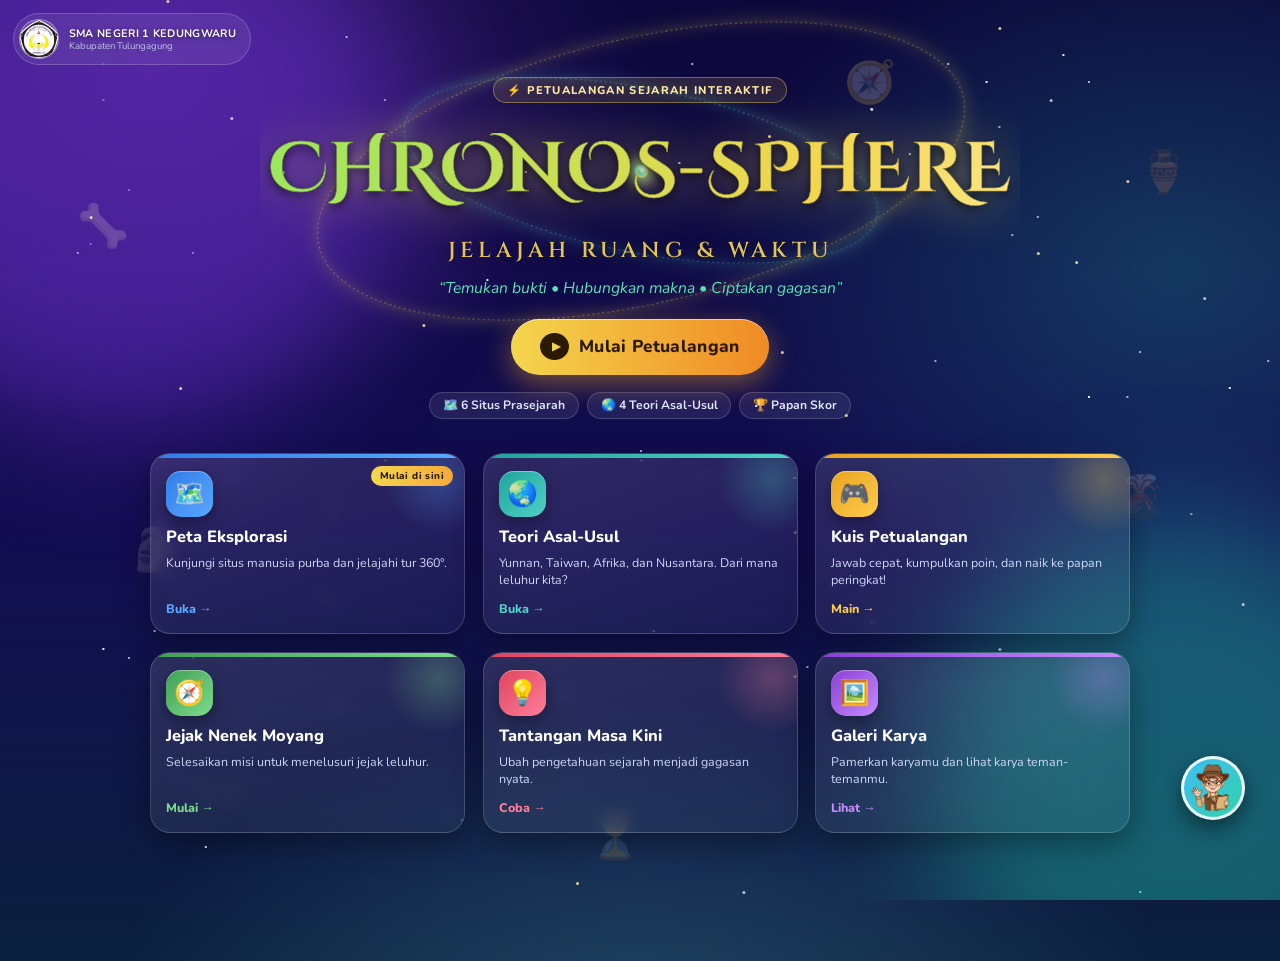
<file: index.html>
<!DOCTYPE html>
<html lang="id">
<head>
    <meta charset="UTF-8">
    <meta name="viewport" content="width=device-width, initial-scale=1.0, viewport-fit=cover">
    <meta name="theme-color" content="#0c083b">
    <title>CHRONOS-SPHERE</title>
    <link rel="stylesheet" href="style.css" />
    <link rel="preconnect" href="https://fonts.googleapis.com">
    <link rel="preconnect" href="https://fonts.gstatic.com" crossorigin>
    <link href="https://fonts.googleapis.com/css2?family=Cinzel:wght@600;800&family=Cinzel+Decorative:wght@700&family=Nunito:wght@600;700;800&display=swap" rel="stylesheet">

<style>
/* Orbit elips ala tata surya di belakang judul. Semua orbit & planet berada di BELAKANG tulisan. */
body.page-home{ overflow-x:clip; }
.home-hero{ isolation:isolate; }
.orbit{
  --t:26s;
  position:absolute; left:50%; top:50%; z-index:-1; pointer-events:none;
  width:var(--w); height:var(--h);
  margin:calc(var(--h) / -2) 0 0 calc(var(--w) / -2);
  border:1px dashed var(--c); border-radius:50%;
  box-shadow:0 0 22px -6px var(--c), inset 0 0 22px -10px var(--c);
  transform:rotate(var(--tilt)) scaleX(var(--arah,1));
}
.orbit.o-a{ --w:min(94vw,660px); --h:calc(var(--w) * .40); --tilt:-13deg; --c:rgba(244,214,77,.42); --p:#f4d64d; --pg:rgba(244,214,77,.8); --ps:13px; --t:28s; }
.orbit.o-b{ --w:min(72vw,480px); --h:calc(var(--w) * .34); --tilt:11deg;  --c:rgba(79,209,197,.42); --p:#4fd1c5; --pg:rgba(79,209,197,.8); --ps:10px; --t:20s; --arah:-1; }
/* planet: gerak x dan y berirama sinus, selisih seperempat putaran = lintasan elips */
.orbit .px, .orbit .py{ position:absolute; inset:0; display:block; }
.orbit .px{ animation:orbitX calc(var(--t) / 2) cubic-bezier(.37,0,.63,1) infinite alternate; }
.orbit .py{ animation:orbitY calc(var(--t) / 2) cubic-bezier(.37,0,.63,1) infinite alternate; animation-delay:calc(var(--t) / -4); }
.orbit .pl{
  position:absolute; left:50%; top:50%; display:block;
  width:var(--ps); height:var(--ps); margin:calc(var(--ps) / -2) 0 0 calc(var(--ps) / -2);
  border-radius:50%; background:radial-gradient(circle at 35% 30%,#fff,var(--p) 55%);
  box-shadow:0 0 14px 4px var(--pg);
}
@keyframes orbitX{ from{ transform:translateX(-50%); } to{ transform:translateX(50%); } }
@keyframes orbitY{ from{ transform:translateY(-50%); } to{ transform:translateY(50%); } }
/* Cincin orbit ikut bergoyang & berputar pelan (pakai properti translate/rotate terpisah, jadi tidak bentrok dengan transform miring orbit) */
.orbit{ animation:orbitGoyang var(--ts,22s) ease-in-out infinite alternate; will-change:translate, rotate; }
.orbit.o-a{ --ts:24s; }
.orbit.o-b{ --ts:19s; animation-direction:alternate-reverse; }
@keyframes orbitGoyang{
  from{ translate:-12px -6px; rotate:-6deg; }
  to  { translate:12px 8px;   rotate:6deg; }
}

/* Latar belakang (orb + relik) melayang pelan */
body.page-home .bg .orb, body.page-home .bg .relic{
  animation:melayang var(--dur,18s) ease-in-out infinite alternate;
  animation-delay:var(--dl,0s); will-change:translate, rotate;
}
body.page-home .bg .orb{ --dur:26s; }
body.page-home .bg .o1{ --dl:-4s; }
body.page-home .bg .o2{ --dur:30s; --dl:-12s; animation-direction:alternate-reverse; }
body.page-home .bg .r1{ --dur:17s; --dl:-2s; }
body.page-home .bg .r2{ --dur:21s; --dl:-7s; }
body.page-home .bg .r3{ --dur:19s; --dl:-11s; }
body.page-home .bg .r4{ --dur:23s; --dl:-5s; }
body.page-home .bg .r5{ --dur:16s; --dl:-9s; }
body.page-home .bg .r6{ --dur:20s; --dl:-14s; }
@keyframes melayang{
  0%  { translate:0 0;       rotate:-4deg; }
  50% { translate:14px -24px; rotate:4deg; }
  100%{ translate:-12px 18px; rotate:-2deg; }
}

@media (prefers-reduced-motion:reduce){
  .orbit .px, .orbit .py, .orbit, body.page-home .bg .orb, body.page-home .bg .relic{ animation:none; }
}
</style>
</head>
<body class="page-home">

  <!-- dekorasi latar (tidak terbaca pembaca layar) -->
  <div class="bg" aria-hidden="true">
    <span class="orb o1"></span><span class="orb o2"></span>
    <span class="relic r1">🦴</span><span class="relic r2">🏺</span><span class="relic r3">🗿</span>
    <span class="relic r4">🌋</span><span class="relic r5">⏳</span><span class="relic r6">🧭</span>
  </div>

  <header class="school-header">
    <div class="school-logo-slot">
      <img src="logo-smariduta.png" alt="logo SMARIDUTA">
    </div>
    <a class="school-text" href="https://sekolah.data.kemendikdasmen.go.id/profil-sekolah/3609386D-32A7-4496-9257-F6D0934F8FCB" target="_blank" rel="noopener">
      <span class="school-name">SMA NEGERI 1 KEDUNGWARU</span>
      <span class="school-region">Kabupaten Tulungagung</span>
    </a>
  </header>

  <main class="home-hero">
    <div class="hero-badge">⚡ Petualangan Sejarah Interaktif</div>

    <div class="title-wrap">
      <span class="orbit o-a" aria-hidden="true"><i class="px"><i class="py"><i class="pl"></i></i></i></span>
      <span class="orbit o-b" aria-hidden="true"><i class="px"><i class="py"><i class="pl"></i></i></i></span>
      <h1 class="title" aria-label="CHRONOS-SPHERE"><span class="tw">CHRONOS</span><span class="td">-</span><span class="tw">SPHERE</span></h1>
    </div>

    <div class="subtitle">Jelajah Ruang &amp; Waktu</div>
    <div class="tagline">&ldquo;Temukan bukti &bull; Hubungkan makna &bull; Ciptakan gagasan&rdquo;</div>

    <a class="cta" href="peta.html"><span class="play" aria-hidden="true">▶</span>Mulai Petualangan</a>

    <ul class="chips" aria-label="Isi petualangan">
      <li>🗺️ 6 Situs Prasejarah</li>
      <li>🌏 4 Teori Asal-Usul</li>
      <li>🏆 Papan Skor</li>
    </ul>
  </main>

  <nav class="home-grid" aria-label="Menu utama">
    <a href="peta.html" class="home-card c-peta" style="--i:0">
      <span class="hc-tag">Mulai di sini</span>
      <span class="hc-icon" aria-hidden="true">🗺️</span>
      <span class="hc-title">Peta Eksplorasi</span>
      <span class="hc-desc">Kunjungi situs manusia purba dan jelajahi tur 360°.</span>
      <span class="hc-go">Buka <span>→</span></span>
    </a>
    <a href="menu-teori.html" class="home-card c-teori" style="--i:1">
      <span class="hc-icon" aria-hidden="true">🌏</span>
      <span class="hc-title">Teori Asal-Usul</span>
      <span class="hc-desc">Yunnan, Taiwan, Afrika, dan Nusantara. Dari mana leluhur kita?</span>
      <span class="hc-go">Buka <span>→</span></span>
    </a>
    <a href="kuis.html" class="home-card c-kuis" style="--i:2">
      <span class="hc-icon" aria-hidden="true">🎮</span>
      <span class="hc-title">Kuis Petualangan</span>
      <span class="hc-desc">Jawab cepat, kumpulkan poin, dan naik ke papan peringkat!</span>
      <span class="hc-go">Main <span>→</span></span>
    </a>
    <a href="misi.html" class="home-card c-misi" style="--i:3">
      <span class="hc-icon" aria-hidden="true">🧭</span>
      <span class="hc-title">Jejak Nenek Moyang</span>
      <span class="hc-desc">Selesaikan misi untuk menelusuri jejak leluhur.</span>
      <span class="hc-go">Mulai <span>→</span></span>
    </a>
    <a href="tantangan.html" class="home-card c-tantangan" style="--i:4">
      <span class="hc-icon" aria-hidden="true">💡</span>
      <span class="hc-title">Tantangan Masa Kini</span>
      <span class="hc-desc">Ubah pengetahuan sejarah menjadi gagasan nyata.</span>
      <span class="hc-go">Coba <span>→</span></span>
    </a>
    <a href="galeri.html" class="home-card c-galeri" style="--i:5">
      <span class="hc-icon" aria-hidden="true">🖼️</span>
      <span class="hc-title">Galeri Karya</span>
      <span class="hc-desc">Pamerkan karyamu dan lihat karya teman-temanmu.</span>
      <span class="hc-go">Lihat <span>→</span></span>
    </a>
  </nav>

  <script src="app.js"></script>
  <script>
    window.Pemandu && window.Pemandu.set([
      'Halo, selamat datang di CHRONOS-SPHERE! Aku pemandumu. Kalau mau langsung berpetualang, mulai dari Peta Eksplorasi ya.',
      'Bingung mulai dari mana? Urutan yang enak: Peta, Teori Asal-Usul, Kuis, lalu Tantangan Masa Kini.'
    ]);
  </script>

</body>
</html>
</file>
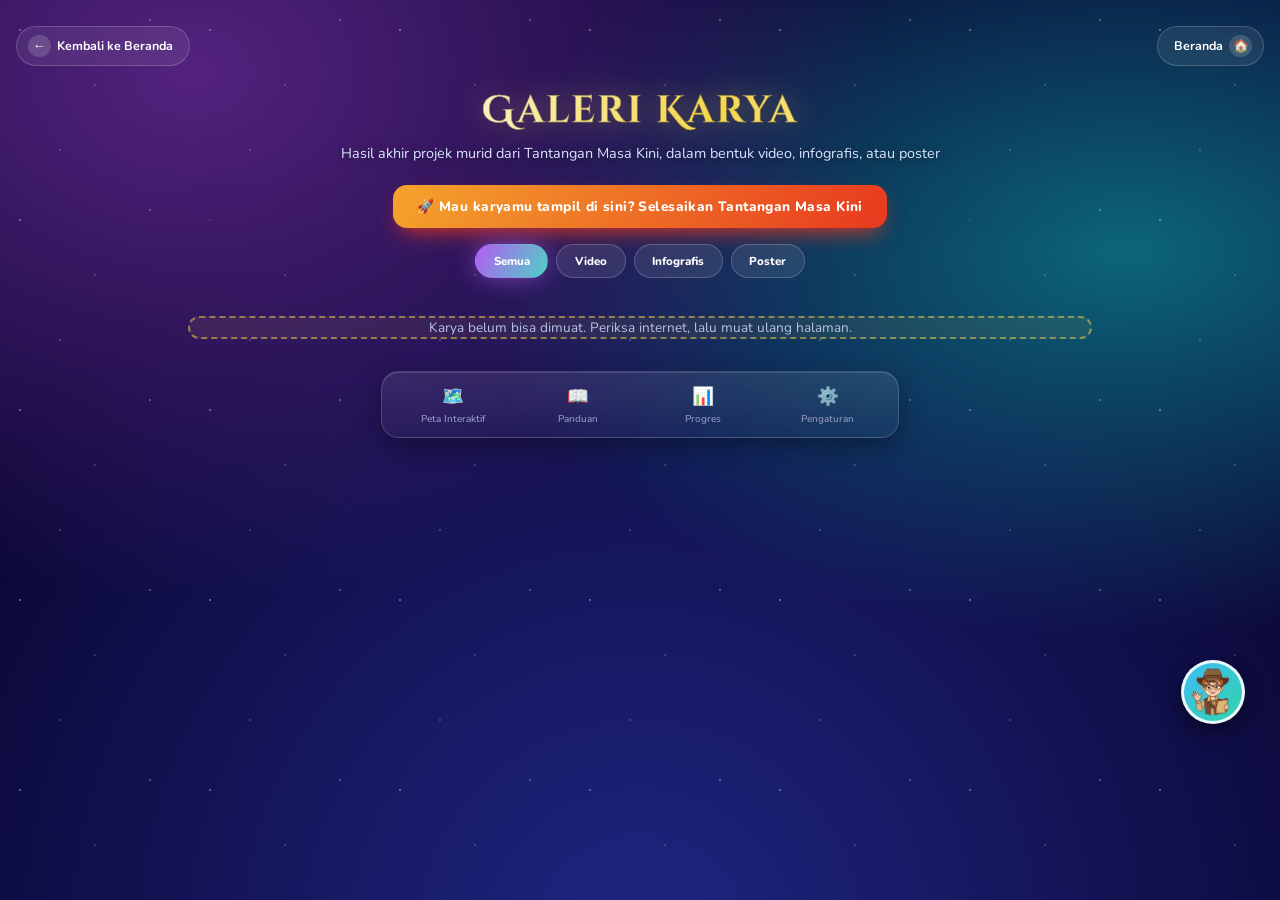
<file: galeri.html>
<!DOCTYPE html>
<html lang="id">
<head>
    <meta charset="UTF-8">
    <meta name="viewport" content="width=device-width, initial-scale=1.0">
    <title>CHRONOS-SPHERE — Galeri Karya</title>
    <link rel="stylesheet" href="style.css" />
    <link rel="preconnect" href="https://fonts.googleapis.com">
    <link rel="preconnect" href="https://fonts.gstatic.com" crossorigin>
    <link href="https://fonts.googleapis.com/css2?family=Cinzel:wght@600;800&family=Cinzel+Decorative:wght@700&display=swap" rel="stylesheet">
    <style>
      .page-title{ background:linear-gradient(90deg,#fff,#f4d64d,#fff); -webkit-background-clip:text; background-clip:text; -webkit-text-fill-color:transparent; color:transparent; letter-spacing:.05em; }
      body.page-peta::before{ content:''; position:fixed; inset:0; z-index:-1; pointer-events:none;
        background:radial-gradient(600px 400px at 10% 6%,rgba(47,124,232,.22),transparent 70%),radial-gradient(520px 380px at 92% 28%,rgba(244,214,77,.14),transparent 70%),radial-gradient(560px 420px at 30% 96%,rgba(139,63,214,.16),transparent 70%); }
      .kirim-bar{ max-width:900px; margin:0 auto 1rem; display:flex; justify-content:center; }
      .btn-kirim{ all:unset; cursor:pointer; box-sizing:border-box; padding:.75rem 1.5rem; border-radius:999px; font-weight:800; font-size:.85rem; color:#2a1f05; letter-spacing:.03em;
        background:linear-gradient(90deg,#e0b24a,#f4d64d); box-shadow:0 10px 26px -8px rgba(244,214,77,.7); transition:transform .2s ease,box-shadow .2s ease; }
      .btn-kirim:hover{ transform:translateY(-3px); } .btn-kirim:focus-visible{ outline:2px solid #fff; outline-offset:3px; }
      .gallery-card{ cursor:pointer; transition:transform .25s cubic-bezier(.34,1.56,.64,1),box-shadow .25s ease; }
      .gallery-card:hover{ transform:translateY(-6px); box-shadow:0 18px 36px -14px rgba(244,214,77,.5); }
      .gallery-thumb.ada-gambar{ background-size:cover; background-position:center; }
      .gallery-thumb.ada-gambar .play-icon{ filter:drop-shadow(0 4px 10px rgba(0,0,0,.7)); }

      /* ===== Kartu karya rapi & seragam: thumbnail rasio tetap (tidak memanjang), tinggi kartu sama ===== */
      body.page-peta .gallery-grid{ display:grid; grid-template-columns:repeat(auto-fill,minmax(250px,1fr)); gap:1.1rem; align-items:stretch; max-width:1000px; margin:0 auto; padding:0 1rem 1rem; }
      body.page-peta .gallery-card{ display:flex; flex-direction:column; height:100%; min-width:0; }
      body.page-peta .gallery-card.hidden{ display:none; }
      body.page-peta .gallery-thumb{ flex:none; position:relative; overflow:hidden; width:100%; height:auto; aspect-ratio:16/10; display:flex; align-items:center; justify-content:center; font-size:2.6rem; background-color:rgba(255,255,255,.06); }
      body.page-peta .gallery-thumb.ada-gambar{ background-size:cover; background-position:center top; background-repeat:no-repeat; }
      body.page-peta .gallery-thumb .play-icon{ position:absolute; inset:0; display:grid; place-items:center; font-size:2.4rem; pointer-events:none; }
      body.page-peta .gallery-body{ flex:1; padding:.75rem .9rem .9rem; min-width:0; }
      body.page-peta .gallery-body h4{ margin:0 0 .25rem; font-size:.95rem; line-height:1.3; display:-webkit-box; -webkit-line-clamp:2; line-clamp:2; -webkit-box-orient:vertical; overflow:hidden; }
      body.page-peta .gallery-meta{ font-size:.75rem; opacity:.8; white-space:nowrap; overflow:hidden; text-overflow:ellipsis; }
      @media (max-width:520px){
        body.page-peta .gallery-grid{ grid-template-columns:repeat(2,minmax(0,1fr)); gap:.7rem; padding:0 .7rem 1rem; }
        body.page-peta .gallery-body{ padding:.6rem .7rem .75rem; }
        body.page-peta .gallery-body h4{ font-size:.85rem; }
      }
      dialog.gl-dialog{ border:1px solid rgba(244,214,77,.45); border-radius:20px; padding:0; width:min(560px,94vw); max-height:92vh; overflow:auto; color:#fff;
        background:linear-gradient(160deg,#16213f,#0c1226); box-shadow:0 30px 80px -10px rgba(0,0,0,.8); }
      dialog.gl-dialog::backdrop{ background:rgba(4,8,20,.75); backdrop-filter:blur(4px); }
      dialog.gl-lihat{ width:min(900px,96vw); }
      .gl-isi{ padding:1.2rem 1.3rem 1.4rem; }
      .gl-isi h3{ margin:0 0 .8rem; font-family:'Cinzel','Cinzel Decorative',Georgia,serif; font-size:1.1rem; }
      .gl-tutup{ all:unset; cursor:pointer; position:sticky; top:.5rem; z-index:5; display:block; margin:.6rem .7rem .6rem auto; box-sizing:border-box; width:2.5rem; height:2.5rem; border-radius:50%; text-align:center; line-height:2.2rem; font-size:1.15rem; font-weight:800; color:#fff;
        background:rgba(12,18,38,.94); border:2px solid #fff; box-shadow:0 0 0 2px rgba(0,0,0,.35), 0 4px 14px rgba(0,0,0,.65); transition:background .2s ease, transform .2s ease; }
      .gl-tutup:hover{ background:#e8381f; transform:scale(1.08); } .gl-tutup:focus-visible{ outline:3px solid #f4d64d; outline-offset:2px; }
      .gl-label{ display:block; margin:.7rem 0 .25rem; font-size:.72rem; font-weight:700; color:#c9d1ee; letter-spacing:.04em; }
      .gl-isi .hotspot-input{ min-height:0; height:2.5rem; margin:0; resize:none; }
      .gl-jenis{ display:grid; grid-template-columns:repeat(3,1fr); gap:.5rem; }
      .gl-jenis label{ cursor:pointer; text-align:center; padding:.6rem .3rem; border-radius:12px; font-size:.74rem; font-weight:700; background:rgba(255,255,255,.06); border:1px solid rgba(255,255,255,.16); }
      .gl-jenis input{ position:absolute; opacity:0; } .gl-jenis label:has(input:checked){ background:linear-gradient(160deg,rgba(244,214,77,.35),rgba(244,214,77,.1)); border-color:#f4d64d; color:#fff; }
      .gl-jenis label:has(input:focus-visible){ outline:2px solid #fff; }
      .gl-info{ margin:.5rem 0 0; font-size:.7rem; color:#9fb0d8; } .gl-pesan{ margin:.8rem 0 0; font-size:.8rem; font-weight:700; min-height:1.2rem; }
      .gl-pratinjau{ display:none; margin-top:.6rem; max-width:100%; max-height:150px; border-radius:10px; }
      .gl-kirim{ width:100%; margin-top:1rem; }
      .gl-media{ width:100%; display:block; background:#000; } .gl-media img{ width:100%; max-height:66vh; object-fit:contain; display:block; }
      .gl-media iframe{ width:100%; aspect-ratio:16/9; border:0; display:block; }
      .gl-cap{ padding:.9rem 1.2rem 1.1rem; } .gl-cap h4{ margin:0 0 .2rem; font-size:1rem; } .gl-cap span{ font-size:.75rem; color:#b9c4e0; }
    </style>
<link href="https://fonts.googleapis.com/css2?family=Nunito:wght@600;700;800&display=swap" rel="stylesheet">
<link rel="stylesheet" href="plus.css" />
</head>
<body class="page-peta">

  <div class="top-bar">
    <a href="index.html" class="back-link" id="backLink"><span class="back-icon">&larr;</span> Kembali ke Beranda</a>
    <a href="index.html" class="home-btn" aria-label="Ke Beranda"><span class="home-teks">Beranda</span> <span class="home-icon">🏠</span></a>
  </div>

  <div class="page-header">
    <h1 class="page-title">Galeri Karya</h1>
    <p class="page-subtitle">Hasil akhir projek murid dari Tantangan Masa Kini, dalam bentuk video, infografis, atau poster</p>
  </div>

  <div class="kirim-bar"><a class="btn-kirim" href="tantangan.html">🚀 Mau karyamu tampil di sini? Selesaikan Tantangan Masa Kini</a></div>

  <div class="gallery-tabs">
    <button class="gallery-tab active" data-type="semua">Semua</button>
    <button class="gallery-tab" data-type="video">Video</button>
    <button class="gallery-tab" data-type="infografis">Infografis</button>
    <button class="gallery-tab" data-type="poster">Poster</button>
  </div>

  <div class="gallery-grid" id="galleryGrid"></div>
  <p class="gallery-kosong" id="galleryKosong" hidden>Belum ada karya untuk kategori ini. Selesaikan Tantangan Masa Kini lalu unggah karyamu!</p>

  <!-- Penampil karya -->
  <dialog class="gl-dialog gl-lihat" id="lihatDlg">
    <button type="button" class="gl-tutup" id="tutupLihat" aria-label="Tutup">✕</button>
    <div class="gl-media" id="lihatMedia"></div>
    <div class="gl-cap"><h4 id="lihatJudul"></h4><span id="lihatMeta"></span></div>
  </dialog>

  <nav class="bottom-nav">
    <div class="nav-item"><a href="peta.html" style="all:unset;color:inherit;display:flex;flex-direction:column;align-items:center;gap:.25rem;">🗺️<span>Peta Interaktif</span></a></div>
    <div class="nav-item"><a href="panduan.html" style="all:unset;color:inherit;display:flex;flex-direction:column;align-items:center;gap:.25rem;">📖<span>Panduan</span></a></div>
    <div class="nav-item"><a href="papan_skor.html" style="all:unset;color:inherit;display:flex;flex-direction:column;align-items:center;gap:.25rem;">📊<span>Progres</span></a></div>
    <div class="nav-item"><a href="pengaturan.html" style="all:unset;color:inherit;display:flex;flex-direction:column;align-items:center;gap:.25rem;">⚙️<span>Pengaturan</span></a></div>
  </nav>

  <script>
    /* Tempel URL Web App (berakhiran /exec) dari galeri-apps-script.gs di sini */
    const GALERI_URL = 'https://script.google.com/macros/s/AKfycbzMjRCHfjvFscKFq-jWbM0-jy1obrcY9nb_yjEQLraeR85ArynlefbSSrzuVjqcNkzuLQ/exec';
    const IKON = { video: '🎬', infografis: '🖼️', poster: '🎨' };

    function el(tag, cls, text) { const e = document.createElement(tag); if (cls) e.className = cls; if (text !== undefined) e.textContent = text; return e; }
    function idYoutube(u) { const m = /(?:youtu\.be\/|v=|embed\/|shorts\/)([\w-]{11})/.exec(u || ''); return m ? m[1] : ''; }
    function thumbUrl(k, lebar) {
      if (k.type === 'video') { const v = idYoutube(k.link); return v ? 'https://i.ytimg.com/vi/' + v + '/hqdefault.jpg' : ''; }
      return k.id ? 'https://drive.google.com/thumbnail?id=' + encodeURIComponent(k.id) + '&sz=w' + lebar : '';
    }

    const grid = document.getElementById('galleryGrid');
    const kosong = document.getElementById('galleryKosong');
    const lihatDlg = document.getElementById('lihatDlg');

    function bangunKartu(k) {
      const card = el('div', 'gallery-card'); card.dataset.type = k.type; card.tabIndex = 0; card.setAttribute('role', 'button');
      const gambar = thumbUrl(k, 600);
      const thumb = el('div', 'gallery-thumb', gambar ? '' : (IKON[k.type] || '🖼️'));
      if (gambar) { thumb.classList.add('ada-gambar'); thumb.style.backgroundImage = 'url("' + gambar + '")'; }
      if (k.type === 'video') thumb.appendChild(el('span', 'play-icon', '▶️'));
      card.appendChild(thumb);
      const body = el('div', 'gallery-body'); body.appendChild(el('h4', null, k.judul)); body.appendChild(el('div', 'gallery-meta', k.kelompok));
      card.appendChild(body);
      const buka = () => bukaKarya(k);
      card.addEventListener('click', buka);
      card.addEventListener('keydown', e => { if (e.key === 'Enter' || e.key === ' ') { e.preventDefault(); buka(); } });
      return card;
    }

    function bukaKarya(k) {
      const box = document.getElementById('lihatMedia'); box.textContent = '';
      if (k.type === 'video' && idYoutube(k.link)) {
        const f = document.createElement('iframe');
        f.src = 'https://www.youtube-nocookie.com/embed/' + idYoutube(k.link) + '?rel=0';
        f.allow = 'accelerometer; encrypted-media; picture-in-picture'; f.allowFullscreen = true; f.title = k.judul; box.appendChild(f);
      } else if (thumbUrl(k, 1600)) {
        const img = document.createElement('img'); img.src = thumbUrl(k, 1600); img.alt = k.judul; box.appendChild(img);
      } else { box.appendChild(el('p', 'gl-cap', 'Karya tidak bisa ditampilkan.')); }
      document.getElementById('lihatJudul').textContent = k.judul;
      document.getElementById('lihatMeta').textContent = (IKON[k.type] || '') + ' ' + k.type + ' · ' + k.kelompok;
      lihatDlg.showModal();
    }
    lihatDlg.addEventListener('close', () => { document.getElementById('lihatMedia').textContent = ''; });
    document.getElementById('tutupLihat').addEventListener('click', () => lihatDlg.close());

    let tipeAktif = 'semua';
    function terapkanFilter(type) {
      tipeAktif = type; let terlihat = 0;
      document.querySelectorAll('.gallery-card').forEach(card => {
        const tampil = type === 'semua' || card.dataset.type === type;
        card.classList.toggle('hidden', !tampil); if (tampil) terlihat++;
      });
      kosong.hidden = terlihat > 0;
    }
    document.querySelectorAll('.gallery-tab').forEach(tab => tab.addEventListener('click', () => {
      document.querySelectorAll('.gallery-tab').forEach(t => t.classList.remove('active')); tab.classList.add('active'); terapkanFilter(tab.dataset.type);
    }));

    // Ambil karya yang ditandai "ya" di Google Sheet
    function muatKarya() {
      if (GALERI_URL.indexOf('GANTI_') === 0) { terapkanFilter(tipeAktif); return; }
      kosong.textContent = 'Memuat karya...'; kosong.hidden = false;
      fetch(GALERI_URL + '?aksi=galeri').then(r => r.json()).then(list => {
        grid.textContent = '';
        (Array.isArray(list) ? list : []).forEach(k => { if (IKON[k.type]) grid.appendChild(bangunKartu(k)); });
        kosong.textContent = 'Belum ada karya untuk kategori ini. Selesaikan Tantangan Masa Kini lalu unggah karyamu!'; terapkanFilter(tipeAktif);
      }).catch(() => { kosong.textContent = 'Karya belum bisa dimuat. Periksa internet, lalu muat ulang halaman.'; kosong.hidden = false; });
    }
    muatKarya();

    </script>

  <script src="app.js"></script>
  <script>
    window.Pemandu && window.Pemandu.set([
      'Ini Galeri Karya. Pakai tab di atas untuk memilih video, infografis, atau poster.',
      'Karya di sini berasal dari Tantangan Masa Kini. Selesaikan tantanganmu, unggah karyamu di sana, dan karyamu akan muncul di galeri ini!'
    ]);
  </script>

<script src="plus.js" defer></script>
</body>
</html>
</file>
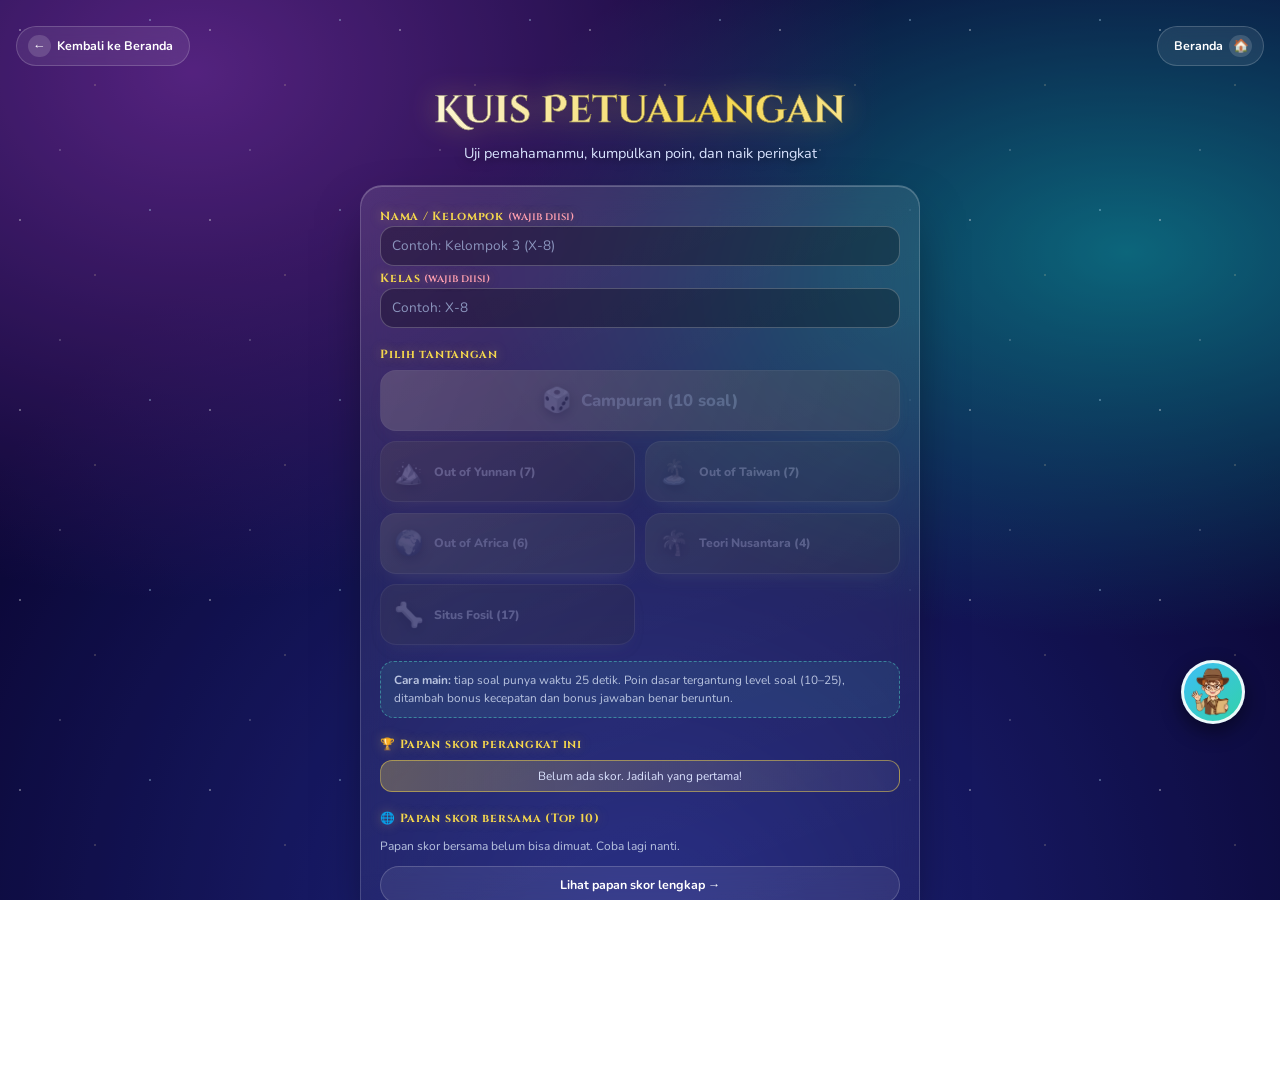
<file: kuis.html>
<!DOCTYPE html>
<html lang="id">
<head>
    <meta charset="UTF-8">
    <meta name="viewport" content="width=device-width, initial-scale=1.0">
    <title>CHRONOS-SPHERE — Kuis Petualangan</title>
    <link rel="stylesheet" href="style.css" />
    <link rel="preconnect" href="https://fonts.googleapis.com">
    <link rel="preconnect" href="https://fonts.gstatic.com" crossorigin>
    <link href="https://fonts.googleapis.com/css2?family=Cinzel:wght@600;800&family=Cinzel+Decorative:wght@700&display=swap" rel="stylesheet">
<link href="https://fonts.googleapis.com/css2?family=Nunito:wght@600;700;800&display=swap" rel="stylesheet">
<link rel="stylesheet" href="plus.css" />
</head>
<body class="page-peta">

  <div class="top-bar">
    <a href="index.html" class="back-link" id="backLink"><span class="back-icon">&larr;</span> Kembali ke Beranda</a>
    <a href="index.html" class="home-btn" aria-label="Ke Beranda"><span class="home-teks">Beranda</span> <span class="home-icon">🏠</span></a>
  </div>

  <div class="page-header">
    <h1 class="page-title">Kuis Petualangan</h1>
    <p class="page-subtitle">Uji pemahamanmu, kumpulkan poin, dan naik peringkat</p>
  </div>

  <main class="kuis-wrap">

    <!-- ========== LAYAR 1: MULAI ========== -->
    <section class="kuis-card" id="layarMulai">
      <label class="kuis-label" for="inputNama">Nama / Kelompok <span class="kuis-wajib">(wajib diisi)</span></label>
      <input class="kuis-input" id="inputNama" type="text" maxlength="24" placeholder="Contoh: Kelompok 3 (X-8)" autocomplete="off" aria-required="true">
      <label class="kuis-label" for="inputKelas">Kelas <span class="kuis-wajib">(wajib diisi)</span></label>
      <input class="kuis-input" id="inputKelas" type="text" maxlength="12" placeholder="Contoh: X-8" autocomplete="off" aria-required="true">
      <p class="kuis-pesan-nama" id="pesanNama" role="alert" hidden></p>

      <div class="kuis-label">Pilih tantangan</div>
      <div class="kuis-topik" id="daftarTopik"></div>

      <div class="kuis-rules">
        <b>Cara main:</b> tiap soal punya waktu 25 detik. Poin dasar tergantung level soal (10–25),
        ditambah bonus kecepatan dan bonus jawaban benar beruntun.
      </div>

      <div class="kuis-label">🏆 Papan skor perangkat ini</div>
      <ol class="kuis-skor" id="papanMulai"></ol>

      <div class="kuis-label">🌐 Papan skor bersama (Top 10)</div>
      <p class="kuis-total-sub" id="infoGlobalMulai" aria-live="polite"></p>
      <ol class="kuis-skor" id="papanGlobalMulai"></ol>
      <a class="kuis-link-btn" href="papan_skor.html" style="margin-top:.6rem;">Lihat papan skor lengkap →</a>
    </section>

    <!-- ========== LAYAR 2: SOAL ========== -->
    <section class="kuis-card" id="layarSoal" hidden>
      <div class="kuis-stat">
        <span id="infoNomor">Soal 1/10</span>
        <span id="infoStreak">🔥 0</span>
        <span id="infoPoin">⭐ 0</span>
      </div>
      <div class="kuis-timer"><div class="kuis-timer-fill" id="timerFill"></div></div>

      <div class="kuis-meta">
        <span class="solo-badge" id="badgeLevel"></span>
        <span class="kuis-topik-tag" id="tagTopik"></span>
      </div>
      <h2 class="kuis-pertanyaan" id="teksSoal"></h2>
      <div class="kuis-opsi-list" id="daftarOpsi"></div>

      <div class="kuis-feedback" id="feedback" hidden>
        <div class="kuis-feedback-judul" id="fbJudul"></div>
        <div class="kuis-feedback-poin" id="fbPoin"></div>
        <p id="fbPenjelasan"></p>
        <button class="hotspot-submit" id="tombolLanjut">Lanjut</button>
      </div>
    </section>

    <!-- ========== LAYAR 3: HASIL ========== -->
    <section class="kuis-card" id="layarHasil" hidden>
      <div class="ps-badge-juara" id="badgeJuara" hidden></div>
      <div class="kuis-hasil-atas">
        <div class="kuis-gelar" id="hasilGelar"></div>
        <div class="kuis-total" id="hasilTotal"></div>
        <div class="kuis-total-sub" id="hasilSub"></div>
      </div>

      <div class="kuis-label">Ketepatan per topik</div>
      <div id="barTopik"></div>

      <div class="kuis-label">Ketepatan per level berpikir (SOLO)</div>
      <div id="barLevel"></div>

      <div class="kuis-label">💡 Saran untukmu</div>
      <ul class="kuis-saran" id="daftarSaran"></ul>

      <div class="kuis-label">🏆 Papan skor perangkat ini</div>
      <ol class="kuis-skor" id="papanHasil"></ol>

      <div class="kuis-label">🌐 Papan skor bersama (Top 10)</div>
      <p class="kuis-total-sub" id="infoGlobalHasil" aria-live="polite"></p>
      <ol class="kuis-skor" id="papanGlobalHasil"></ol>
      <a class="kuis-link-btn" href="papan_skor.html" style="margin-top:.6rem;">Lihat papan skor lengkap →</a>

      <div class="kuis-aksi">
        <button class="hotspot-submit" id="tombolUlang">Main lagi</button>
        <a class="kuis-link-btn" href="tantangan.html">Lanjut ke Tantangan Masa Kini →</a>
      </div>
    </section>

  </main>

  <nav class="bottom-nav">
    <div class="nav-item"><a href="peta.html" style="all:unset;color:inherit;display:flex;flex-direction:column;align-items:center;gap:.25rem;">🗺️<span>Peta Interaktif</span></a></div>
    <div class="nav-item"><a href="panduan.html" style="all:unset;color:inherit;display:flex;flex-direction:column;align-items:center;gap:.25rem;">📖<span>Panduan</span></a></div>
    <div class="nav-item active"><a href="papan_skor.html" style="all:unset;color:inherit;display:flex;flex-direction:column;align-items:center;gap:.25rem;">📊<span>Progres</span></a></div>
    <div class="nav-item"><a href="pengaturan.html" style="all:unset;color:inherit;display:flex;flex-direction:column;align-items:center;gap:.25rem;">⚙️<span>Pengaturan</span></a></div>
  </nav>

  <script src="app.js"></script>

  <script>
    /* ============================================================
       BANK SOAL — tambah soal baru cukup dengan menambah satu blok.
       t = topik (yunnan | taiwan | africa | nusantara | fosil)
       l = level SOLO (uni | multi | rel | ext)
       q = pertanyaan, o = 4 pilihan, a = nomor jawaban benar (mulai 0)
       e = penjelasan yang muncul setelah menjawab
       ============================================================ */
    const SOAL = [
      /* ---- OUT OF YUNNAN ---- */
      { t:'yunnan', l:'uni', q:'Menurut teori Out of Yunnan, nenek moyang bangsa Indonesia berasal dari…',
        o:['Yunnan, Tiongkok Selatan','Taiwan','Afrika Timur','Paparan Sunda'], a:0,
        e:'Teori ini menyebut wilayah Yunnan di Tiongkok Selatan sebagai asal, lalu bergerak ke selatan lewat daratan Asia Tenggara.' },
      { t:'yunnan', l:'multi', q:'Manakah yang BUKAN tokoh pendukung teori Out of Yunnan?',
        o:['J.H.C. Kern','Robert von Heine-Geldern','Peter Bellwood','Mohammad Ali'], a:2,
        e:'Peter Bellwood adalah tokoh teori Out of Taiwan. Pendukung Out of Yunnan antara lain Kern, Heine-Geldern, dan Mohammad Ali.' },
      { t:'yunnan', l:'multi', q:'Gelombang Deutero-Melayu (Melayu Muda) membawa kebudayaan…',
        o:['Neolitikum (batu baru)','Perunggu–besi','Paleolitikum','Megalitikum saja'], a:1,
        e:'Proto-Melayu membawa budaya batu baru (Neolitikum), sedangkan Deutero-Melayu membawa budaya perunggu–besi.' },
      { t:'yunnan', l:'rel', q:'Mengapa kapak persegi dan nekara perunggu Dong Son yang ditemukan di Nusantara dipakai sebagai bukti Out of Yunnan?',
        o:['Karena bentuknya mirip temuan di daratan Asia, menandakan hubungan dan perpindahan budaya','Karena hanya dibuat di Nusantara','Karena usianya paling tua di dunia','Karena terbuat dari bahan yang sama dengan fosil'], a:0,
        e:'Kemiripan artefak dengan temuan di daratan Asia menjadi petunjuk adanya perpindahan manusia dan budaya dari sana.' },
      { t:'yunnan', l:'uni', q:'Dalam teori Out of Yunnan, kelompok yang datang lebih dulu ke Nusantara disebut…',
        o:['Deutero-Melayu','Austromelanesoid','Negrito','Proto-Melayu'], a:3,
        e:'Proto-Melayu (Melayu Tua) datang lebih dulu dengan budaya batu baru, lalu disusul Deutero-Melayu (Melayu Muda) dengan budaya perunggu–besi.' },
      { t:'yunnan', l:'multi', q:'Manakah pasangan suku yang biasa dikelompokkan sebagai keturunan Proto-Melayu?',
        o:['Jawa dan Bugis','Sunda dan Bali','Batak dan Dayak','Minangkabau dan Melayu'], a:2,
        e:'Batak, Dayak, Toraja, dan Nias biasa dikelompokkan sebagai Proto-Melayu, sedangkan Jawa, Bugis, Minangkabau, dan Melayu sebagai Deutero-Melayu.' },
      { t:'yunnan', l:'rel', q:'Mengapa teori Out of Yunnan kini banyak diperdebatkan?',
        o:['Karena Yunnan tidak pernah ada','Karena banyak peneliti menilai bukti kebahasaan dan arkeologi lebih kuat menunjuk Taiwan sebagai asal penutur Austronesia','Karena teori ini tidak punya tokoh pendukung','Karena sudah terbukti Nusantara kosong sebelum pendatang tiba'], a:1,
        e:'Temuan bahasa dan arkeologi yang lebih baru membuat banyak peneliti lebih condong ke teori Out of Taiwan, walaupun Out of Yunnan tetap penting dipelajari sebagai bagian sejarah penelitian.' },

      /* ---- OUT OF TAIWAN ---- */
      { t:'taiwan', l:'uni', q:'Menurut teori Out of Taiwan, penutur Austronesia bergerak dari Taiwan lebih dulu ke…',
        o:['Jawa','Filipina','Madagaskar','Australia'], a:1,
        e:'Jalurnya: Taiwan → Filipina → Sulawesi dan Kalimantan → pulau-pulau Nusantara lainnya.' },
      { t:'taiwan', l:'uni', q:'Siapa tokoh yang mengembangkan teori Out of Taiwan?',
        o:['Peter Bellwood dan Robert Blust','Mohammad Yamin','Christopher Stringer','J.H.C. Kern'], a:0,
        e:'Peter Bellwood (arkeolog) dan Robert Blust (ahli bahasa) adalah tokoh utama teori ini.' },
      { t:'taiwan', l:'multi', q:'Bukti kebahasaan apa yang menunjuk Taiwan sebagai kawasan asal Austronesia?',
        o:['Bahasa Taiwan asli paling beragam dalam rumpun Austronesia','Semua bahasa Nusantara identik dengan bahasa Taiwan','Bahasa Taiwan tidak punya kata untuk perahu','Hanya ada satu bahasa di Taiwan'], a:0,
        e:'Keragaman terbesar biasanya menandakan kawasan asal yang paling tua (Blust).' },
      { t:'taiwan', l:'ext', q:'Sebagian peneliti menilai penyebaran Austronesia tidak sesederhana satu jalur. Kesimpulan yang paling tepat?',
        o:['Para pendatang bercampur dan bertukar budaya dengan penduduk yang sudah lebih dulu ada','Nusantara kosong sebelum pendatang tiba','Semua penduduk Nusantara dari satu kelompok murni','Teori Out of Taiwan sudah pasti salah'], a:0,
        e:'Penyebaran berlangsung dinamis: ada percampuran dan pertukaran budaya, bukan perpindahan tunggal yang sederhana.' },
      { t:'taiwan', l:'uni', q: 'Berdasarkan Teori Out of Taiwan, seluruh bahasa daerah di Nusantara (selain sebagian bahasa di wilayah Papua) berasal dari satu keluarga besar rumpun bahasa, yaitu...',
        o: ['Austronesia','Austroasiatik', 'Indo-Eropa','Sino-Tibet'],a:0,
        e: 'Rumpun bahasa Austronesia mencakup bahasa-bahasa dari Taiwan, Filipina, Nusantara, hingga Polinesia dan Madagaskar.'},
      { t:'taiwan', l:'uni', q:'Penutur Austronesia dapat menyebar ke banyak pulau terutama dengan memakai…',
        o:['Kereta kuda','Pesawat layang','Jalan darat saja','Perahu bercadik'], a:3,
        e:'Teknologi pelayaran seperti perahu bercadik memungkinkan mereka berlayar melintasi laut sampai ke banyak pulau.' },
      { t:'taiwan', l:'rel', q:'Kata mata dan lima dipakai di banyak bahasa daerah dan juga di bahasa Austronesia lain di luar Indonesia. Apa artinya?',
        o:['Hanya kebetulan','Bahasa-bahasa itu berkerabat dan berasal dari bahasa induk yang sama','Semua bahasa itu meminjam dari bahasa Inggris','Kata itu dibawa pedagang Eropa'], a:1,
        e:'Kemiripan kosakata dasar menjadi bukti kekerabatan bahasa, yaitu berasal dari bahasa induk yang sama (Proto-Austronesia).' },

      /* ---- OUT OF AFRICA ---- */
      { t:'africa', l:'uni', q:'Teori Out of Africa menyatakan Homo sapiens berevolusi di…',
        o:['Asia Timur','Afrika','Eropa','Australia'], a:1,
        e:'Manusia modern berevolusi di Afrika (± 300.000 tahun lalu) lalu bermigrasi keluar.' },
      { t:'africa', l:'multi', q:'Fosil Homo sapiens tertua ditemukan di…',
        o:['Sangiran, Jawa','Jebel Irhoud, Maroko','Wajak, Tulungagung','Yunnan, Tiongkok'], a:1,
        e:'Fosil Homo sapiens tertua ditemukan di Jebel Irhoud, Maroko.' },
      { t:'africa', l:'rel', q:'Mengapa keragaman genetik terbesar pada penduduk Afrika dianggap sebagai tanda populasi paling tua?',
        o:['Populasi yang lebih lama punya waktu lebih panjang untuk mengumpulkan variasi genetik','Karena Afrika paling luas','Karena penduduk Afrika paling banyak','Karena DNA-nya tidak pernah berubah'], a:0,
        e:'Semakin lama sebuah populasi ada, semakin banyak variasi genetik yang terkumpul sehingga keragamannya lebih besar.' },
      { t:'africa', l:'ext', q:'Bagaimana hubungan teori Out of Africa dengan teori Out of Taiwan?',
        o:['Saling bertentangan sepenuhnya','Out of Africa menjelaskan asal Homo sapiens secara umum, Out of Taiwan menjelaskan asal penutur Austronesia, sehingga bisa saling melengkapi','Keduanya menjelaskan hal yang persis sama','Out of Taiwan membuktikan Out of Africa salah'], a:1,
        e:'Kedua teori menjawab pertanyaan pada skala yang berbeda, sehingga dapat saling melengkapi.' },
      { t:'africa', l:'uni', q:'Nama ilmiah manusia modern adalah…',
        o:['Homo erectus','Homo sapiens','Homo floresiensis','Pithecanthropus'], a:1,
        e:'Manusia modern bernama ilmiah Homo sapiens, artinya manusia bijak.' },
      { t:'africa', l:'multi', q:'Penelitian DNA mitokondria (Cann dkk., 1987) mendukung Out of Africa karena menunjukkan…',
        o:['Orang Asia lebih tua daripada orang Afrika','DNA manusia tidak pernah berubah','Semua manusia modern punya leluhur perempuan yang hidup di Afrika','Hanya orang Eropa yang berasal dari Afrika'], a:2,
        e:'DNA mitokondria diwariskan lewat garis ibu. Analisisnya menunjuk Afrika sebagai asal leluhur bersama manusia modern.' },

      /* ---- TEORI NUSANTARA ---- */
      { t:'nusantara', l:'uni', q:'Siapa tokoh yang menekankan bahwa bangsa Indonesia berasal dari Nusantara sendiri?',
        o:['Mohammad Yamin','Peter Bellwood','Rebecca Cann','Robert von Heine-Geldern'], a:0,
        e:'Mohammad Yamin menekankan kekayaan temuan fosil dan peninggalan budaya tertua di Indonesia.' },
      { t:'nusantara', l:'multi', q:'Apa yang dimaksud Paparan Sunda pada masa glasial?',
        o:['Laut yang sangat dalam','Daratan luas yang menyatu ketika permukaan laut rendah','Gunung berapi aktif','Sungai terpanjang di Jawa'], a:1,
        e:'Saat permukaan laut rendah, sebagian Nusantara menyatu sebagai daratan Paparan Sunda sehingga manusia mudah berpindah.' },
      { t:'nusantara', l:'ext', q:'Mengapa banyaknya fosil di Nusantara belum tentu membuktikan bahwa mereka leluhur langsung bangsa Indonesia sekarang?',
        o:['Karena fosil tidak bisa diteliti','Karena sebagian fosil, seperti Homo erectus, termasuk garis keturunan berbeda dari manusia modern','Karena semua fosil berasal dari luar negeri','Karena fosil itu palsu'], a:1,
        e:'Temuan fosil menunjukkan manusia purba pernah hidup di sini, tetapi belum otomatis menunjukkan garis leluhur langsung manusia modern.' },
      { t:'nusantara', l:'multi', q:'Manakah yang menjadi alasan pendukung Teori Nusantara?',
        o:['Tidak ada fosil yang ditemukan di Indonesia','Semua bahasa daerah berasal dari Afrika','Sungai-sungai di Indonesia mengalir dari Yunnan','Temuan fosil manusia purba dan budaya tertua tersebar luas di Indonesia'], a:3,
        e:'Pendukung Teori Nusantara menekankan banyaknya temuan fosil dan peninggalan budaya tua di kepulauan Indonesia.' },

      /* ---- SITUS FOSIL ---- */
      { t:'fosil', l:'uni', q:'Manusia Wajak ditemukan di daerah…',
        o:['Tulungagung','Bandung','Medan','Makassar'], a:0,
        e:'Manusia Wajak ditemukan di Campurdarat, Tulungagung, dan merupakan fosil manusia modern awal di Nusantara.' },
      { t:'fosil', l:'uni', q:'Situs Sangiran terletak di…',
        o:['Jawa Tengah','Sumatra Barat','Bali','Papua'], a:0,
        e:'Sangiran di Jawa Tengah terkenal sebagai situs penemuan fosil manusia purba.' },
      { t:'fosil', l:'rel', q:'Fosil Homo erectus di Sangiran dan Manusia Wajak (Homo sapiens awal) sama-sama ada di Jawa. Apa hubungan keduanya?',
        o:['Keduanya spesies yang sama dan hidup di masa yang sama','Keduanya menunjukkan Nusantara dihuni manusia dari kelompok dan masa yang berbeda','Keduanya tidak berhubungan dengan migrasi','Keduanya berasal dari Yunnan'], a:1,
        e:'Homo erectus datang jauh lebih dulu, sedangkan Homo sapiens awal seperti Manusia Wajak muncul belakangan.' },
      { t:'fosil', l:'ext', q:'Kamu menemukan fosil manusia purba di Nusantara. Pernyataan mana yang paling kuat dan hati-hati?',
        o:['Fosil ini pasti leluhur semua orang Indonesia sekarang','Fosil ini membuktikan manusia purba pernah hidup di sini, tetapi belum otomatis membuktikan leluhur langsung bangsa Indonesia sekarang','Fosil ini tidak berarti apa-apa','Fosil ini bukti bahwa semua teori asal-usul salah'], a:1,
        e:'Ilmuwan menarik kesimpulan sesuai kekuatan bukti: fosil menunjukkan keberadaan, bukan otomatis garis keturunan.' },
      { t:'fosil', l:'uni', q:'UNESCO menetapkan Situs Sangiran sebagai Warisan Dunia pada tahun…',
        o:['1945','1996','1888','2010'], a:1,
        e:'Sangiran ditetapkan UNESCO sebagai Warisan Dunia pada 1996 karena kekayaan fosil manusia purba dan lapisan tanahnya.' },
      { t:'fosil', l:'uni', q:'Siapa yang menemukan fosil Pithecanthropus erectus di Trinil pada 1891?',
        o:['G.H.R. von Koenigswald','H.R. van Heekeren','Eugène Dubois','Peter Bellwood'], a:2,
        e:'Eugène Dubois, dokter militer Belanda, menemukan atap tengkorak di tepi Bengawan Solo pada 1891 dan tulang paha pada 1892.' },
      { t:'fosil', l:'multi', q:'Fosil Manusia Wajak ditemukan pada 1888 oleh…',
        o:['Eugène Dubois','H.R. van Heekeren','B.D. van Rietschoten','Mohammad Yamin'], a:2,
        e:'B.D. van Rietschoten menemukannya di sebuah ceruk bukit karst di Campurdarat, lalu fosilnya diteliti Eugène Dubois.' },
      { t:'fosil', l:'uni', q:'Gua Lida Ajer, tempat ditemukannya gigi Homo sapiens awal, berada di provinsi…',
        o:['Sulawesi Selatan','Nusa Tenggara Timur','Jawa Timur','Sumatera Barat'], a:3,
        e:'Lida Ajer berada di Kabupaten Lima Puluh Kota, dekat Payakumbuh, Sumatera Barat.' },
      { t:'fosil', l:'ext', q:'Gigi dari Lida Ajer diteliti ulang pada 2010-an dengan penanggalan modern. Apa yang ditunjukkan hal ini tentang ilmu pengetahuan?',
        o:['Hasil penelitian lama tidak boleh diubah','Teknologi baru dapat menguji ulang temuan lama sehingga kesimpulan bisa diperbarui','Fosil lama pasti salah semua','Penelitian ulang tidak ada gunanya'], a:1,
        e:'Ilmu pengetahuan bersifat terbuka: metode baru bisa menguji temuan lama dan memperbaiki kesimpulan sebelumnya.' },
      { t:'fosil', l:'uni', q:'Taman Prasejarah Leang-Leang dengan lukisan cadasnya terletak di kabupaten…',
        o:['Sragen','Ngawi','Manggarai','Maros'], a:3,
        e:'Leang-Leang berada di Kecamatan Bantimurung, Kabupaten Maros, Sulawesi Selatan, di kawasan karst Maros-Pangkep.' },
      { t:'fosil', l:'multi', q:'Temuan utama di kawasan Leang-Leang berupa…',
        o:['Rangka Homo erectus yang lengkap','Lukisan cadas berupa cap tangan dan gambar hewan','Perahu kayu purba','Patung perunggu'], a:1,
        e:'Leang Pettae dan Leang Petta Kere menyimpan lukisan cadas, antara lain cap tangan merah dan gambar babi rusa.' },
      { t:'fosil', l:'multi', q:'Penanggalan pada 2014 menunjukkan cap tangan di Leang Timpuseng, Maros, berumur minimal…',
        o:['sekitar 2.000 tahun','sekitar 4.000 tahun','sekitar 1,8 juta tahun','sekitar 39.900 tahun'], a:3,
        e:'Penanggalan uranium-series menunjukkan cap tangan itu berumur minimal 39.900 tahun, setara dengan usia seni gua tua di Eropa.' },
      { t:'fosil', l:'rel', q:'Mengapa lukisan cadas di Maros dianggap penting bagi sejarah manusia?',
        o:['Menunjukkan manusia purba di Sulawesi sudah mampu berkarya seni dan berpikir simbolik puluhan ribu tahun lalu','Membuktikan Maros pernah menjadi pusat perdagangan modern','Membuktikan lukisan itu dibuat pada abad ke-20','Membuktikan manusia purba belum bisa membuat alat'], a:0,
        e:'Usianya sebanding dengan seni gua tertua di Eropa, sehingga kemampuan berpikir simbolik manusia purba ternyata tidak hanya muncul di Eropa.' },
      { t:'fosil', l:'rel', q:'Sangiran menyimpan fosil Homo erectus, sedangkan Leang-Leang menyimpan lukisan cadas. Apa perbedaan jenis bukti keduanya?',
        o:['Keduanya sama-sama bukti tubuh manusia purba','Keduanya sama-sama bukti budaya','Sangiran memberi bukti tubuh manusia purba (fosil), Leang-Leang memberi bukti budaya dan karya manusia','Keduanya bukan bukti sejarah'], a:2,
        e:'Fosil menunjukkan seperti apa tubuh manusia purba, sedangkan lukisan dan alat menunjukkan cara berpikir dan berbudaya. Keduanya saling melengkapi.' },
      { t:'fosil', l:'uni', q:'Homo floresiensis ditemukan di Gua Liang Bua, pulau…',
        o:['Jawa','Sumatera','Sulawesi','Flores'], a:3,
        e:'Liang Bua adalah gua batu gamping di Kabupaten Manggarai, Pulau Flores, Nusa Tenggara Timur. Rangka LB1 ditemukan pada 2003.' },
      { t:'fosil', l:'rel', q:'Di Liang Bua ditemukan Stegodon bertubuh kerdil bersama Homo floresiensis. Penjelasan mana yang diajukan peneliti?',
        o:['Hewan di pulau terpencil dengan makanan terbatas cenderung berevolusi menjadi lebih kecil','Semua hewan Flores didatangkan dari Afrika','Stegodon sengaja dikecilkan oleh manusia purba','Pulau selalu membuat semua makhluk hidup menjadi lebih besar'], a:0,
        e:'Di pulau terpencil dengan sumber makanan terbatas, hewan besar sering berevolusi menjadi lebih kecil (kerdil pulau).' },
      { t:'fosil', l:'ext', q:'Situs fosil dan peninggalan prasejarah ada di Jawa, Sumatera, Sulawesi, dan Flores. Kesimpulan mana yang paling tepat?',
        o:['Manusia purba hanya pernah hidup di Jawa','Nusantara dihuni berbagai jenis manusia purba dan manusia modern pada masa berbeda, dan jejaknya tersebar di banyak pulau','Semua situs itu berumur sama','Situs di luar Jawa tidak penting'], a:1,
        e:'Sebaran situs menunjukkan bahwa sejarah manusia di Nusantara panjang, beragam, dan tidak hanya terpusat di Jawa.' }
    ];

    const TOPIK = {
      yunnan:    { nama:'Out of Yunnan',   icon:'🏔️', link:'teori.html?teori=yunnan' },
      taiwan:    { nama:'Out of Taiwan',   icon:'🏝️', link:'teori.html?teori=taiwan' },
      africa:    { nama:'Out of Africa',   icon:'🌍', link:'teori.html?teori=africa' },
      nusantara: { nama:'Teori Nusantara', icon:'🌴', link:'teori.html?teori=nusantara' },
      fosil:     { nama:'Situs Fosil',     icon:'🦴', link:'peta.html' }
    };
    const LEVEL = {
      uni:   { nama:'Unistructural',     poin:10, cls:'solo-uni' },
      multi: { nama:'Multistructural',   poin:15, cls:'solo-multi' },
      rel:   { nama:'Relational',        poin:20, cls:'solo-relational' },
      ext:   { nama:'Extended Abstract', poin:25, cls:'solo-extended' }
    };

    const $ = id => document.getElementById(id);

    const WAKTU = 25;          // detik per soal
    const JUMLAH_CAMPURAN = 10;
    const KUNCI = 'chronos_kuis_v1';

    /* ---------- PAPAN SKOR BERSAMA (Google Apps Script) ----------
       Tempel URL Web App (berakhiran /exec) di antara tanda kutip.
       Kalau dikosongkan, kuis tetap jalan dengan papan skor lokal saja. */
    const URL_SKOR = 'https://script.google.com/macros/s/AKfycbzMjRCHfjvFscKFq-jWbM0-jy1obrcY9nb_yjEQLraeR85ArynlefbSSrzuVjqcNkzuLQ/exec';

    // Ambil JSON dengan batas waktu 12 detik (ambilJSON dari app.js).
    // Kalau app.js gagal dimuat, tetap jalan dengan fetch biasa.
    const ambil = (url, opsi) => window.ambilJSON
      ? window.ambilJSON(url, opsi, 12000)
      : fetch(url, opsi).then(r => r.json());

    async function kirimSkor(r) {
      if (!URL_SKOR) return false;
      try {
        // text/plain supaya browser tidak minta preflight CORS (Apps Script tidak menjawabnya)
        const j = await ambil(URL_SKOR, {
          method: 'POST',
          headers: { 'Content-Type': 'text/plain;charset=utf-8' },
          body: JSON.stringify(r)
        });
        return !!j.ok;
      } catch (e) { return false; }
    }

    const WARNA_CONFETI = ['#f4d64d', '#b25df0', '#4fd1c5', '#f08a24', '#6fbf73', '#ff6b81'];
    const gerakDikurangi = () => window.matchMedia && window.matchMedia('(prefers-reduced-motion: reduce)').matches;

    function tembakConfeti() {
      const wadah = $('confeti');
      if (!wadah) return;
      const jumlah = 70;
      for (let i = 0; i < jumlah; i++) {
        const p = document.createElement('span');
        p.className = 'ps-confetti-piece';
        p.style.setProperty('--x', (Math.random() * 100) + 'vw');
        p.style.setProperty('--dx', ((Math.random() * 40) - 20) + 'vw');
        p.style.setProperty('--w', (5 + Math.random() * 5) + 'px');
        p.style.setProperty('--h', (8 + Math.random() * 8) + 'px');
        p.style.setProperty('--c', WARNA_CONFETI[i % WARNA_CONFETI.length]);
        p.style.setProperty('--dur', (1.6 + Math.random() * 1.2) + 's');
        p.style.setProperty('--delay', (Math.random() * 0.35) + 's');
        p.style.setProperty('--rot', (Math.random() > 0.5 ? 1 : -1) * (360 + Math.random() * 360) + 'deg');
        wadah.appendChild(p);
        setTimeout(() => p.remove(), 3200);
      }
    }

    const MEDALI_JUARA = { 1: '🥇 Juara 1', 2: '🥈 Juara 2', 3: '🥉 Juara 3' };

    function rayakanPeringkat(peringkat, jumlah) {
      const b = $('badgeJuara');
      if (!b || !peringkat || peringkat > 3) { if (b) b.hidden = true; return; }
      b.textContent = MEDALI_JUARA[peringkat] + ' dari ' + jumlah + ' pemain! 🎉';
      b.hidden = false;
      if (gerakDikurangi()) {
        b.classList.add('diam');   // lencana tetap tampil, tanpa gerakan
      } else {
        b.classList.remove('diam');
        tembakConfeti();
      }
    }

    // Ambil peringkat pemain secara otomatis (tanpa perlu cari manual) begitu skor terkirim
    async function cekPeringkatOtomatis(nama, topik) {
      if (!URL_SKOR || !nama) return;
      try {
        const q = '?nama=' + encodeURIComponent(nama) + '&topik=' + encodeURIComponent(topik);
        const j = await ambil(URL_SKOR + q);
        if (j.ok) rayakanPeringkat(j.peringkat, j.jumlah);
      } catch (e) {}
    }

    async function muatPapanGlobal(olId, infoId, awalan) {
      const ol = document.getElementById(olId);
      const info = document.getElementById(infoId);
      ol.textContent = '';
      if (!URL_SKOR) { info.textContent = 'Papan skor bersama belum diaktifkan.'; return; }
      info.textContent = 'Memuat papan skor…';
      try {
        const j = await ambil(URL_SKOR);
        if (!j.ok) throw new Error('gagal');
        const skor = j.skor || [];
        info.textContent = awalan || '';
        if (!skor.length) {
          ol.appendChild(el('li', 'kuis-skor-kosong', 'Belum ada skor. Jadilah yang pertama!'));
          return;
        }
        skor.forEach((s, i) => {
          const li = el('li');
          li.appendChild(el('span', 'kuis-skor-nama', (i + 1) + '. ' + s.nama));
          li.appendChild(el('span', 'kuis-skor-topik', s.topik));
          li.appendChild(el('span', 'kuis-skor-poin', s.poin + ' poin'));
          ol.appendChild(li);
        });
      } catch (e) {
        info.textContent = (awalan || '') + 'Papan skor bersama belum bisa dimuat. Coba lagi nanti.';
      }
    }

    /* ---------- util ---------- */
    function el(tag, cls, text) {
      const e = document.createElement(tag);
      if (cls) e.className = cls;
      if (text !== undefined) e.textContent = text;
      return e;
    }
    function acak(arr) {
      const a = arr.slice();
      for (let i = a.length - 1; i > 0; i--) {
        const j = Math.floor(Math.random() * (i + 1));
        [a[i], a[j]] = [a[j], a[i]];
      }
      return a;
    }

    /* ---------- penyimpanan lokal (aman kalau storage diblokir) ---------- */
    function muat() {
      try {
        const d = JSON.parse(localStorage.getItem(KUNCI));
        if (d && Array.isArray(d.skor)) return d;
      } catch (e) {}
      return { nama: '', skor: [] };
    }
    function simpan(d) {
      try { localStorage.setItem(KUNCI, JSON.stringify(d)); } catch (e) {}
    }
    let data = muat();

    /* ---------- tampilan layar ---------- */
    /* ---------- karakter pemandu: kalimat per layar ---------- */
    const TEKS_PEMANDU = {
      layarMulai: [
        'Siap menguji pemahamanmu? Isi nama atau kelompok, lalu pilih tantangan.',
        'Mode Campuran paling seru, soalnya diambil acak dari semua topik.'
      ],
      layarSoal: [
        'Tenang, baca soalnya pelan-pelan. Waktumu 25 detik, dan jawaban yang cepat dapat bonus!'
      ],
      layarHasil: [
        'Kuis selesai! Lihat ringkasan dan saran belajarmu di bawah ya.'
      ]
    };
    function teksHasil(akurasi) {
      if (akurasi >= 90) return [
        'Luar biasa! Kamu benar-benar penjelajah sejarah.',
        'Coba topik lain, atau lanjut ke Tantangan Masa Kini untuk menerapkan pengetahuanmu.'
      ];
      if (akurasi >= 50) return [
        'Lumayan! Sedikit lagi kamu jadi pemburu bukti sejati.',
        'Lihat saran belajar di bawah, lalu main sekali lagi untuk mengejar skor tertinggi.'
      ];
      return [
        'Jangan menyerah! Setiap penjelajah pasti pernah salah jalan.',
        'Baca lagi halaman teorinya lewat saran di bawah, lalu coba main sekali lagi.'
      ];
    }
    function pemanduBicara(teks) {
      if (window.Pemandu) window.Pemandu.set(teks);
    }

    function tampilLayar(id) {
      ['layarMulai', 'layarSoal', 'layarHasil'].forEach(x => { $(x).hidden = (x !== id); });
      window.scrollTo(0, 0);
      pemanduBicara(TEKS_PEMANDU[id]);
    }

    function isiPapan(olId) {
      const ol = $(olId);
      ol.textContent = '';
      if (!data.skor.length) {
        ol.appendChild(el('li', 'kuis-skor-kosong', 'Belum ada skor. Jadilah yang pertama!'));
        return;
      }
      data.skor.forEach((s, i) => {
        const li = el('li');
        li.appendChild(el('span', 'kuis-skor-nama', (i + 1) + '. ' + s.nama));
        li.appendChild(el('span', 'kuis-skor-topik', s.topik));
        li.appendChild(el('span', 'kuis-skor-poin', s.poin + ' poin'));
        ol.appendChild(li);
      });
    }

    function bangunTopik() {
      const w = $('daftarTopik');
      w.textContent = '';
      const semua = el('button', 'kuis-topik-btn kuis-topik-utama');
      semua.appendChild(el('span', 'kuis-topik-ico', '🎲'));
      semua.appendChild(el('span', null, 'Campuran (' + JUMLAH_CAMPURAN + ' soal)'));
      semua.addEventListener('click', () => mulai('semua'));
      w.appendChild(semua);
      Object.keys(TOPIK).forEach(k => {
        const jml = SOAL.filter(s => s.t === k).length;
        const b = el('button', 'kuis-topik-btn');
        b.appendChild(el('span', 'kuis-topik-ico', TOPIK[k].icon));
        b.appendChild(el('span', null, TOPIK[k].nama + ' (' + jml + ')'));
        b.addEventListener('click', () => mulai(k));
        w.appendChild(b);
      });
    }

    /* ---------- state permainan ---------- */
    let sesi = null, timer = null, terkunci = false;

    /* ---------- nama & kelas wajib diisi sebelum main ---------- */
    const NAMA_TERLARANG = ['pemain','anonim','anonymous','anon','tes','test','testing','coba','percobaan','user','admin','guest','tamu','siswa','murid','aku','saya','nama','namaku','nama saya','xxx','kelompok','kelas','abc','abcd'];
    const POLA_NGAWUR = ['asdf','sdfg','dfgh','fghj','ghjk','hjkl','qwer','wert','erty','rtyu','tyui','yuio','uiop','zxcv','xcvb','cvbn','vbnm'];
    function rapikan(t) { return String(t || '').trim().replace(/\s+/g, ' '); }
    function namaValid(n) {
      const kecil = rapikan(n).toLowerCase();
      const huruf = kecil.replace(/[^\p{L}]/gu, '');
      if (huruf.length < 3) return false;                          // terlalu pendek
      if (NAMA_TERLARANG.indexOf(kecil) >= 0) return false;        // nama asal-asalan
      if (/(\p{L})\1{3,}/u.test(kecil)) return false;              // aaaa
      if (!/[aeiou]/.test(huruf)) return false;                    // tanpa huruf hidup
      if (POLA_NGAWUR.some(p => huruf.indexOf(p) >= 0)) return false;  // asdf, qwer, dst.
      return true;
    }
    function kelasValid(k) {
      k = rapikan(k);
      return k.length >= 2 && /(\d|\b(?:x|xi|xii)\b)/i.test(k);    // mis. X-8, XI-2, XII IPS 1
    }
    function pesanIdentitas() {
      if (!namaValid($('inputNama').value)) return 'Tulis namamu yang asli dulu (bukan "tes", "asdf", atau nama asal-asalan).';
      if (!kelasValid($('inputKelas').value)) return 'Isi kelasmu dulu, contoh: X-8 atau XI-2.';
      return '';
    }
    function perbaruiKunciNama() {
      const ok = !pesanIdentitas();
      $('daftarTopik').classList.toggle('terkunci', !ok);
      if (ok) $('pesanNama').hidden = true;
    }
    function tampilPesanNama() {
      const kolom = namaValid($('inputNama').value) ? $('inputKelas') : $('inputNama');
      $('pesanNama').textContent = pesanIdentitas();
      $('pesanNama').hidden = false;
      kolom.classList.remove('kocok'); void kolom.offsetWidth; kolom.classList.add('kocok');
      kolom.focus();
    }
    $('inputNama').addEventListener('input', perbaruiKunciNama);
    $('inputKelas').addEventListener('input', perbaruiKunciNama);

    function mulai(topik) {
      if (pesanIdentitas()) { tampilPesanNama(); return; }
      data.nama = rapikan($('inputNama').value);
      data.kelas = rapikan($('inputKelas').value);
      simpan(data);

      let pool = topik === 'semua' ? acak(SOAL).slice(0, JUMLAH_CAMPURAN)
                                   : acak(SOAL.filter(s => s.t === topik));
      sesi = {
        topik: topik,
        label: topik === 'semua' ? 'Campuran' : TOPIK[topik].nama,
        soal: pool, i: 0, poin: 0, streak: 0, benar: 0, log: []
      };
      tampilLayar('layarSoal');
      tampilSoal();
    }

    function tampilSoal() {
      const s = sesi.soal[sesi.i];
      terkunci = false;
      $('feedback').hidden = true;
      $('infoNomor').textContent = 'Soal ' + (sesi.i + 1) + '/' + sesi.soal.length;
      $('infoStreak').textContent = '🔥 ' + sesi.streak;
      $('infoPoin').textContent = '⭐ ' + sesi.poin;

      const lv = LEVEL[s.l];
      const badge = $('badgeLevel');
      badge.className = 'solo-badge ' + lv.cls;
      badge.textContent = lv.nama + ' · ' + lv.poin + ' poin';
      $('tagTopik').textContent = TOPIK[s.t].icon + ' ' + TOPIK[s.t].nama;
      $('teksSoal').textContent = s.q;

      const daftar = $('daftarOpsi');
      daftar.textContent = '';
      acak(s.o.map((teks, idx) => ({ teks: teks, benar: idx === s.a }))).forEach(op => {
        const b = el('button', 'kuis-opsi', op.teks);
        b.dataset.benar = op.benar ? '1' : '0';
        b.addEventListener('click', () => jawab(b));
        daftar.appendChild(b);
      });
      mulaiTimer();
    }

    function mulaiTimer() {
      clearInterval(timer);
      const t0 = Date.now();
      sesi.sisa = WAKTU;
      setBar();
      timer = setInterval(() => {
        sesi.sisa = Math.max(0, WAKTU - (Date.now() - t0) / 1000);
        setBar();
        if (sesi.sisa <= 0) { clearInterval(timer); jawab(null); }
      }, 100);
    }
    function setBar() {
      const f = $('timerFill');
      const p = (sesi.sisa / WAKTU) * 100;
      f.style.width = p + '%';
      f.classList.toggle('kritis', sesi.sisa <= 8);
    }

    function jawab(tombol) {
      if (terkunci) return;
      terkunci = true;
      clearInterval(timer);

      const s = sesi.soal[sesi.i];
      const lv = LEVEL[s.l];
      const benar = !!tombol && tombol.dataset.benar === '1';
      let tambah = 0, rincian = '';

      document.querySelectorAll('.kuis-opsi').forEach(b => {
        b.disabled = true;
        if (b.dataset.benar === '1') b.classList.add('benar');
      });

      if (benar) {
        sesi.streak++;
        sesi.benar++;
        const bonusCepat = Math.round((sesi.sisa / WAKTU) * 5);
        const bonusStreak = sesi.streak >= 3 ? 5 : 0;
        tambah = lv.poin + bonusCepat + bonusStreak;
        rincian = '+' + tambah + ' poin (dasar ' + lv.poin + ', cepat +' + bonusCepat +
                  (bonusStreak ? ', beruntun +' + bonusStreak : '') + ')';
        $('fbJudul').textContent = '✅ Benar!';
        $('fbJudul').className = 'kuis-feedback-judul ok';
      } else {
        if (tombol) tombol.classList.add('salah');
        sesi.streak = 0;
        rincian = '+0 poin';
        $('fbJudul').textContent = tombol ? '❌ Belum tepat' : '⏰ Waktu habis';
        $('fbJudul').className = 'kuis-feedback-judul no';
      }
      sesi.poin += tambah;
      sesi.log.push({ t: s.t, l: s.l, ok: benar });

      $('infoStreak').textContent = '🔥 ' + sesi.streak;
      $('infoPoin').textContent = '⭐ ' + sesi.poin;
      $('fbPoin').textContent = rincian;
      $('fbPenjelasan').textContent = s.e;
      $('tombolLanjut').textContent = (sesi.i === sesi.soal.length - 1) ? 'Lihat hasil' : 'Lanjut';
      $('feedback').hidden = false;
      $('feedback').scrollIntoView({ behavior: 'smooth', block: 'nearest' });
    }

    $('tombolLanjut').addEventListener('click', () => {
      if (sesi.i >= sesi.soal.length - 1) { selesai(); return; }
      sesi.i++;
      tampilSoal();
    });

    /* ---------- hasil, ringkasan & saran ---------- */
    function hitung(kunciFn) {
      const m = {};
      sesi.log.forEach(r => {
        const k = kunciFn(r);
        m[k] = m[k] || { n: 0, ok: 0 };
        m[k].n++;
        if (r.ok) m[k].ok++;
      });
      return m;
    }

    function gambarBar(wadahId, peta, namaFn) {
      const w = $(wadahId);
      w.textContent = '';
      Object.keys(peta).forEach(k => {
        const d = peta[k];
        const pct = Math.round((d.ok / d.n) * 100);
        const baris = el('div', 'kuis-bar-row');
        const kepala = el('div', 'kuis-bar-kepala');
        kepala.appendChild(el('span', null, namaFn(k)));
        kepala.appendChild(el('span', null, d.ok + '/' + d.n + ' · ' + pct + '%'));
        const trek = el('div', 'kuis-bar-trek');
        const isi = el('div', 'kuis-bar-isi');
        isi.style.width = pct + '%';
        isi.classList.add(pct >= 75 ? 'tinggi' : pct >= 50 ? 'sedang' : 'rendah');
        trek.appendChild(isi);
        baris.appendChild(kepala);
        baris.appendChild(trek);
        w.appendChild(baris);
      });
    }

    function selesai() {
      clearInterval(timer);
      const total = sesi.soal.length;
      const akurasi = Math.round((sesi.benar / total) * 100);

      // simpan ke papan skor lokal (5 terbaik)
      data.skor.push({ nama: data.nama || 'Pemain', poin: sesi.poin, topik: sesi.label });
      data.skor.sort((a, b) => b.poin - a.poin);
      data.skor = data.skor.slice(0, 5);
      simpan(data);

      let gelar = 'Pemula Sejarah 🌱';
      if (akurasi >= 90) gelar = 'Penjelajah Sejarah 🏅';
      else if (akurasi >= 70) gelar = 'Pemburu Bukti 🔎';
      else if (akurasi >= 50) gelar = 'Penjelajah Muda 🧭';

      $('hasilGelar').textContent = gelar;
      $('hasilTotal').textContent = sesi.poin + ' poin';
      $('hasilSub').textContent = sesi.benar + ' dari ' + total + ' soal benar (' + akurasi + '%) · ' + sesi.label;

      const perTopik = hitung(r => r.t);
      const perLevel = hitung(r => r.l);
      gambarBar('barTopik', perTopik, k => TOPIK[k].icon + ' ' + TOPIK[k].nama);
      gambarBar('barLevel', perLevel, k => LEVEL[k].nama);

      // saran otomatis
      const ul = $('daftarSaran');
      ul.textContent = '';
      let adaSaran = false;
      Object.keys(perTopik).forEach(k => {
        const d = perTopik[k];
        if (d.ok / d.n < 0.6) {
          adaSaran = true;
          const li = el('li');
          li.appendChild(document.createTextNode('Kamu masih sering keliru di ' + TOPIK[k].nama + '. Baca lagi materinya: '));
          const a = el('a', null, k === 'fosil' ? 'jelajahi situs di peta' : 'buka halaman teori');
          a.href = TOPIK[k].link;
          li.appendChild(a);
          ul.appendChild(li);
        }
      });
      ['rel', 'ext'].forEach(k => {
        const d = perLevel[k];
        if (d && d.ok / d.n < 0.5) {
          adaSaran = true;
          ul.appendChild(el('li', null, k === 'rel'
            ? 'Soal level Relational masih sulit. Latih menghubungkan beberapa fakta (lokasi, kebutuhan hidup, teknologi) menjadi satu penjelasan.'
            : 'Soal level Extended Abstract masih sulit. Latih menimbang bukti dan menarik kesimpulan yang hati-hati, jangan langsung yakin.'));
        }
      });
      if (!adaSaran) {
        ul.appendChild(el('li', null, akurasi === 100
          ? 'Sempurna! Coba tantangan topik lain, atau lanjut ke Tantangan Masa Kini untuk menerapkan pengetahuanmu.'
          : 'Hasil yang bagus! Coba mode Campuran lagi untuk mengejar skor lebih tinggi.'));
      }

      isiPapan('papanHasil');
      tampilLayar('layarHasil');
      pemanduBicara(teksHasil(akurasi));

      // kirim ke papan skor bersama, lalu muat ulang Top 10
      $('infoGlobalHasil').textContent = URL_SKOR ? 'Mengirim skor…' : '';
      $('badgeJuara').hidden = true;
      kirimSkor({ nama: data.nama || 'Pemain', kelas: data.kelas || '', poin: sesi.poin, topik: sesi.label, benar: sesi.benar, total: total })
        .then(ok => {
          muatPapanGlobal('papanGlobalHasil', 'infoGlobalHasil', ok || !URL_SKOR ? '' : 'Skor kamu belum terkirim. ');
          if (ok) cekPeringkatOtomatis(data.nama || 'Pemain', sesi.label);
        });
    }

    $('tombolUlang').addEventListener('click', () => {
      isiPapan('papanMulai');
      muatPapanGlobal('papanGlobalMulai', 'infoGlobalMulai');
      tampilLayar('layarMulai');
    });

    /* ---------- init ---------- */
    $('inputNama').value = namaValid(data.nama) ? data.nama : '';
    $('inputKelas').value = kelasValid(data.kelas) ? data.kelas : '';
    bangunTopik();
    perbaruiKunciNama();
    isiPapan('papanMulai');
    muatPapanGlobal('papanGlobalMulai', 'infoGlobalMulai');
    pemanduBicara(TEKS_PEMANDU.layarMulai);
  </script>

  <div class="ps-confetti" id="confeti" aria-hidden="true"></div>


<script src="plus.js" defer></script>
</body>
</html>
</file>
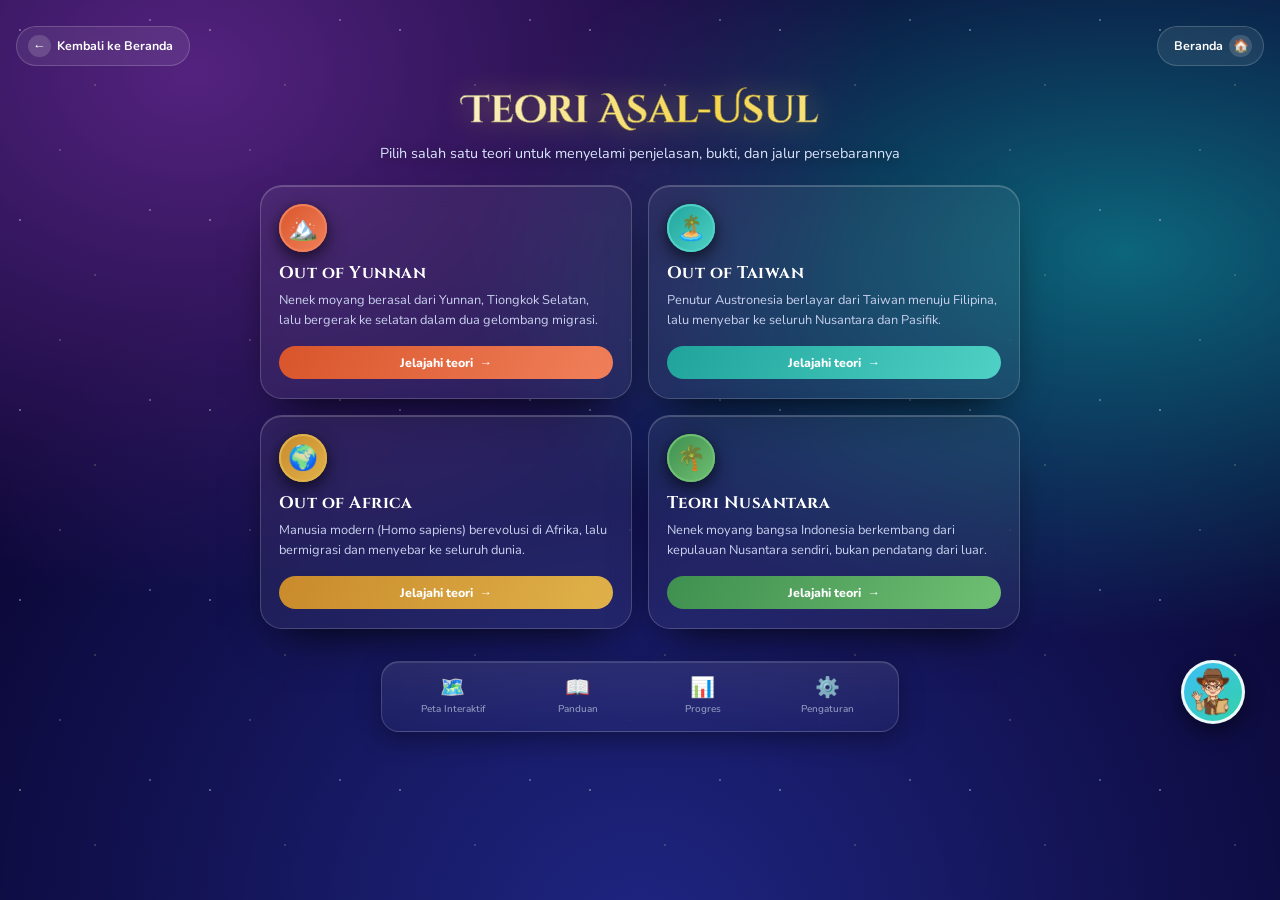
<file: menu-teori.html>
<!DOCTYPE html>
<html lang="id">
<head>
    <meta charset="UTF-8">
    <meta name="viewport" content="width=device-width, initial-scale=1.0">
    <title>CHRONOS-SPHERE — Teori Asal-Usul</title>
    <link rel="stylesheet" href="style.css" />
    <link rel="preconnect" href="https://fonts.googleapis.com">
    <link rel="preconnect" href="https://fonts.gstatic.com" crossorigin>
    <link href="https://fonts.googleapis.com/css2?family=Cinzel:wght@600;800&family=Cinzel+Decorative:wght@700&display=swap" rel="stylesheet">

    <style>
      /* ===== Animasi mewah: 4 kartu teori (sama seperti di peta.html) ===== */
      @property --ang { syntax:'<angle>'; inherits:false; initial-value:0deg; }
      @property --spot{ syntax:'<number>'; inherits:true;  initial-value:0; }

      .hub-grid{ perspective:1100px; }

      .hub-card{
        --rx:0deg; --ry:0deg; --lift:0px; --sc:1;
        position:relative; isolation:isolate; overflow:hidden;
        background:
          radial-gradient(circle at var(--mx,50%) var(--my,0%),
            color-mix(in srgb,var(--a) calc(var(--spot) * 34%),transparent), transparent 62%),
          rgba(255,255,255,.06);
        transform:perspective(900px) rotateX(var(--ry)) rotateY(var(--rx)) translateY(var(--lift)) scale(var(--sc));
        transform-style:preserve-3d;
        transition:transform .22s ease-out, box-shadow .45s ease, border-color .45s ease, --spot .45s ease;
        will-change:transform;
      }
      .hub-card:nth-child(odd){ --dx:-34px; }
      .hub-card:nth-child(even){ --dx:34px; }

      .hub-card:hover,
      .hub-card:focus-visible{
        --lift:-8px; --sc:1.03; --spot:1;
        box-shadow:0 22px 44px -14px color-mix(in srgb,var(--a) 70%,transparent),
                   0 0 30px -6px color-mix(in srgb,var(--b) 55%,transparent);
      }
      .hub-card:active{ --sc:.97; --lift:-2px; }

      /* bingkai gradien berputar */
      .hub-card::before{
        content:''; position:absolute; inset:-4px -1px -1px -1px; border-radius:inherit; padding:2px; z-index:3;
        background:conic-gradient(from var(--ang), var(--a), transparent 28%, var(--b) 52%, transparent 78%, var(--a));
        -webkit-mask:linear-gradient(#000 0 0) content-box, linear-gradient(#000 0 0);
        mask:linear-gradient(#000 0 0) content-box, linear-gradient(#000 0 0);
        -webkit-mask-composite:xor; mask-composite:exclude;
        opacity:0; transition:opacity .45s ease; pointer-events:none;
        animation:bingkaiPutar 3.5s linear infinite;
      }
      .hub-card:hover::before,
      .hub-card:focus-visible::before{ opacity:1; }
      @keyframes bingkaiPutar{ to{ --ang:360deg; } }

      /* kilatan cahaya menyapu */
      .hub-card::after{
        content:''; position:absolute; top:0; bottom:0; left:-70%; width:45%; z-index:4;
        background:linear-gradient(105deg,transparent,rgba(255,255,255,.3),transparent);
        transform:skewX(-20deg); opacity:0; pointer-events:none;
      }
      .hub-card:hover::after{ animation:kilatSapu .9s ease-out; }
      @keyframes kilatSapu{
        0%{ left:-70%; opacity:0; } 15%{ opacity:1; } 100%{ left:140%; opacity:0; }
      }

      /* ikon: melayang + cincin denyut */
      .hub-icon{
        position:relative; z-index:1;
        animation:ikonMelayang 3.6s ease-in-out infinite;
        transition:scale .35s cubic-bezier(.34,1.56,.64,1), rotate .35s ease, box-shadow .35s ease;
      }
      .hub-icon::after{
        content:''; position:absolute; inset:0; border-radius:50%;
        border:2px solid var(--b);
        animation:cincinDenyut 2.8s ease-out infinite;
        pointer-events:none;
      }
      .hub-card:nth-child(2) .hub-icon, .hub-card:nth-child(2) .hub-icon::after{ animation-delay:-.9s; }
      .hub-card:nth-child(3) .hub-icon, .hub-card:nth-child(3) .hub-icon::after{ animation-delay:-1.8s; }
      .hub-card:nth-child(4) .hub-icon, .hub-card:nth-child(4) .hub-icon::after{ animation-delay:-2.7s; }
      .hub-card:hover .hub-icon{
        scale:1.25; rotate:-7deg;
        box-shadow:0 0 22px var(--b), 0 6px 14px rgba(0,0,0,.4);
      }
      @keyframes ikonMelayang{
        0%,100%{ translate:0 2px; }
        50%    { translate:0 -6px; }
      }
      @keyframes cincinDenyut{
        0%{ transform:scale(1); opacity:.9; }
        100%{ transform:scale(2); opacity:0; }
      }

      /* teks & tombol */
      .hub-card h3, .hub-card p, .hub-btn{ position:relative; z-index:1; }
      .hub-card h3{ transition:color .3s ease, text-shadow .3s ease; }
      .hub-card:hover h3{ color:var(--b); text-shadow:0 0 14px color-mix(in srgb,var(--a) 70%,transparent); }
      .hub-btn{
        overflow:hidden;
        transition:box-shadow .3s ease, filter .3s ease;
      }
      .hub-btn::before{
        content:''; position:absolute; top:0; bottom:0; left:-60%; width:40%;
        background:linear-gradient(105deg,transparent,rgba(255,255,255,.55),transparent);
        transform:skewX(-20deg);
      }
      .hub-card:hover .hub-btn{
        box-shadow:0 6px 18px -4px color-mix(in srgb,var(--a) 80%,transparent);
        filter:brightness(1.12);
      }
      .hub-card:hover .hub-btn::before{ animation:kilatSapu .9s .25s ease-out; }
      .hub-arrow{ transition:transform .3s cubic-bezier(.34,1.56,.64,1); }
      .hub-card:hover .hub-arrow{ transform:translateX(6px); }

      /* masuk berurutan */
      .hub-grid.reveal-on .hub-card:not(.in){
        opacity:0;
        transform:translate(var(--dx,0px),50px) scale(.9) rotateX(14deg);
      }
      .hub-grid.reveal-on .hub-card.in{
        animation:kartuMasuk .95s cubic-bezier(.2,.9,.25,1.12) backwards;
        animation-delay:calc(var(--i,0) * .15s);
      }
      @keyframes kartuMasuk{
        0%  { opacity:0; transform:translate(var(--dx,0px),60px) scale(.88) rotateX(16deg); filter:blur(6px); }
        60% { filter:blur(0); }
        100%{ opacity:1; transform:perspective(900px) rotateX(0) rotateY(0) translateY(0) scale(1); filter:blur(0); }
      }

      @media (prefers-reduced-motion:reduce){
        .hub-card::before, .hub-icon, .hub-icon::after{ animation:none !important; }
        .hub-card:hover::after, .hub-card:hover .hub-btn::before{ animation:none !important; }
        .hub-card{ transition:none; }
      }
    </style>
<link href="https://fonts.googleapis.com/css2?family=Nunito:wght@600;700;800&display=swap" rel="stylesheet">
<link rel="stylesheet" href="plus.css" />
</head>
<body class="page-peta">

  <div class="top-bar">
    <a href="index.html" class="back-link" id="backLink"><span class="back-icon">&larr;</span> Kembali ke Beranda</a>
    <a href="index.html" class="home-btn" aria-label="Ke Beranda"><span class="home-teks">Beranda</span> <span class="home-icon">🏠</span></a>
  </div>

  <div class="page-header">
    <h1 class="page-title">Teori Asal-Usul</h1>
    <p class="page-subtitle">Pilih salah satu teori untuk menyelami penjelasan, bukti, dan jalur persebarannya</p>
  </div>

  <div class="hub-grid">

    <a class="hub-card" href="teori.html?teori=yunnan" style="--a:#d9552b; --b:#f0805a;">
      <span class="hub-icon">🏔️</span>
      <h3>Out of Yunnan</h3>
      <p>Nenek moyang berasal dari Yunnan, Tiongkok Selatan, lalu bergerak ke selatan dalam dua gelombang migrasi.</p>
      <span class="hub-btn">Jelajahi teori <span class="hub-arrow">→</span></span>
    </a>

    <a class="hub-card" href="teori.html?teori=taiwan" style="--a:#1fa39b; --b:#4fd1c5;">
      <span class="hub-icon">🏝️</span>
      <h3>Out of Taiwan</h3>
      <p>Penutur Austronesia berlayar dari Taiwan menuju Filipina, lalu menyebar ke seluruh Nusantara dan Pasifik.</p>
      <span class="hub-btn">Jelajahi teori <span class="hub-arrow">→</span></span>
    </a>

    <a class="hub-card" href="teori.html?teori=africa" style="--a:#c98a2b; --b:#e0b24a;">
      <span class="hub-icon">🌍</span>
      <h3>Out of Africa</h3>
      <p>Manusia modern (Homo sapiens) berevolusi di Afrika, lalu bermigrasi dan menyebar ke seluruh dunia.</p>
      <span class="hub-btn">Jelajahi teori <span class="hub-arrow">→</span></span>
    </a>

    <a class="hub-card" href="teori.html?teori=nusantara" style="--a:#3f8f4f; --b:#6fbf73;">
      <span class="hub-icon">🌴</span>
      <h3>Teori Nusantara</h3>
      <p>Nenek moyang bangsa Indonesia berkembang dari kepulauan Nusantara sendiri, bukan pendatang dari luar.</p>
      <span class="hub-btn">Jelajahi teori <span class="hub-arrow">→</span></span>
    </a>

  </div>

  <nav class="bottom-nav"></nav>


  <script src="nav.js"></script>
  <script src="app.js"></script>
  <script>
    window.Pemandu && window.Pemandu.set([
      'Ada empat teori tentang asal-usul nenek moyang kita. Pilih salah satu, lalu bandingkan buktinya.',
      'Tipsnya, jangan buru-buru cari mana yang paling benar. Catat dulu bukti tiap teori, baru kamu timbang sendiri.'
    ]);
  </script>

  <script>
    /* Animasi kartu teori: muncul berurutan + efek miring 3D mengikuti kursor */
    (function () {
      var wrap = document.querySelector('.hub-grid');
      if (!wrap) return;
      var cards = Array.prototype.slice.call(wrap.querySelectorAll('.hub-card'));
      cards.forEach(function (c, i) { c.style.setProperty('--i', i); });

      var kurangiGerak = window.matchMedia('(prefers-reduced-motion: reduce)').matches;

      if (kurangiGerak || !('IntersectionObserver' in window)) {
        cards.forEach(function (c) { c.classList.add('in'); });
      } else {
        wrap.classList.add('reveal-on');
        var io = new IntersectionObserver(function (entri) {
          entri.forEach(function (e) {
            if (e.isIntersecting) { e.target.classList.add('in'); io.unobserve(e.target); }
          });
        }, { threshold: 0.15 });
        cards.forEach(function (c) { io.observe(c); });
      }

      if (!kurangiGerak && window.matchMedia('(hover:hover) and (pointer:fine)').matches) {
        cards.forEach(function (c) {
          c.addEventListener('pointermove', function (e) {
            var r = c.getBoundingClientRect();
            var x = (e.clientX - r.left) / r.width;
            var y = (e.clientY - r.top) / r.height;
            c.style.setProperty('--rx', ((x - 0.5) * 12).toFixed(2) + 'deg');
            c.style.setProperty('--ry', ((0.5 - y) * 12).toFixed(2) + 'deg');
            c.style.setProperty('--mx', (x * 100).toFixed(1) + '%');
            c.style.setProperty('--my', (y * 100).toFixed(1) + '%');
          });
          c.addEventListener('pointerleave', function () {
            c.style.setProperty('--rx', '0deg');
            c.style.setProperty('--ry', '0deg');
          });
        });
      }
    })();
  </script>

<script src="plus.js" defer></script>
</body>
</html>
</file>
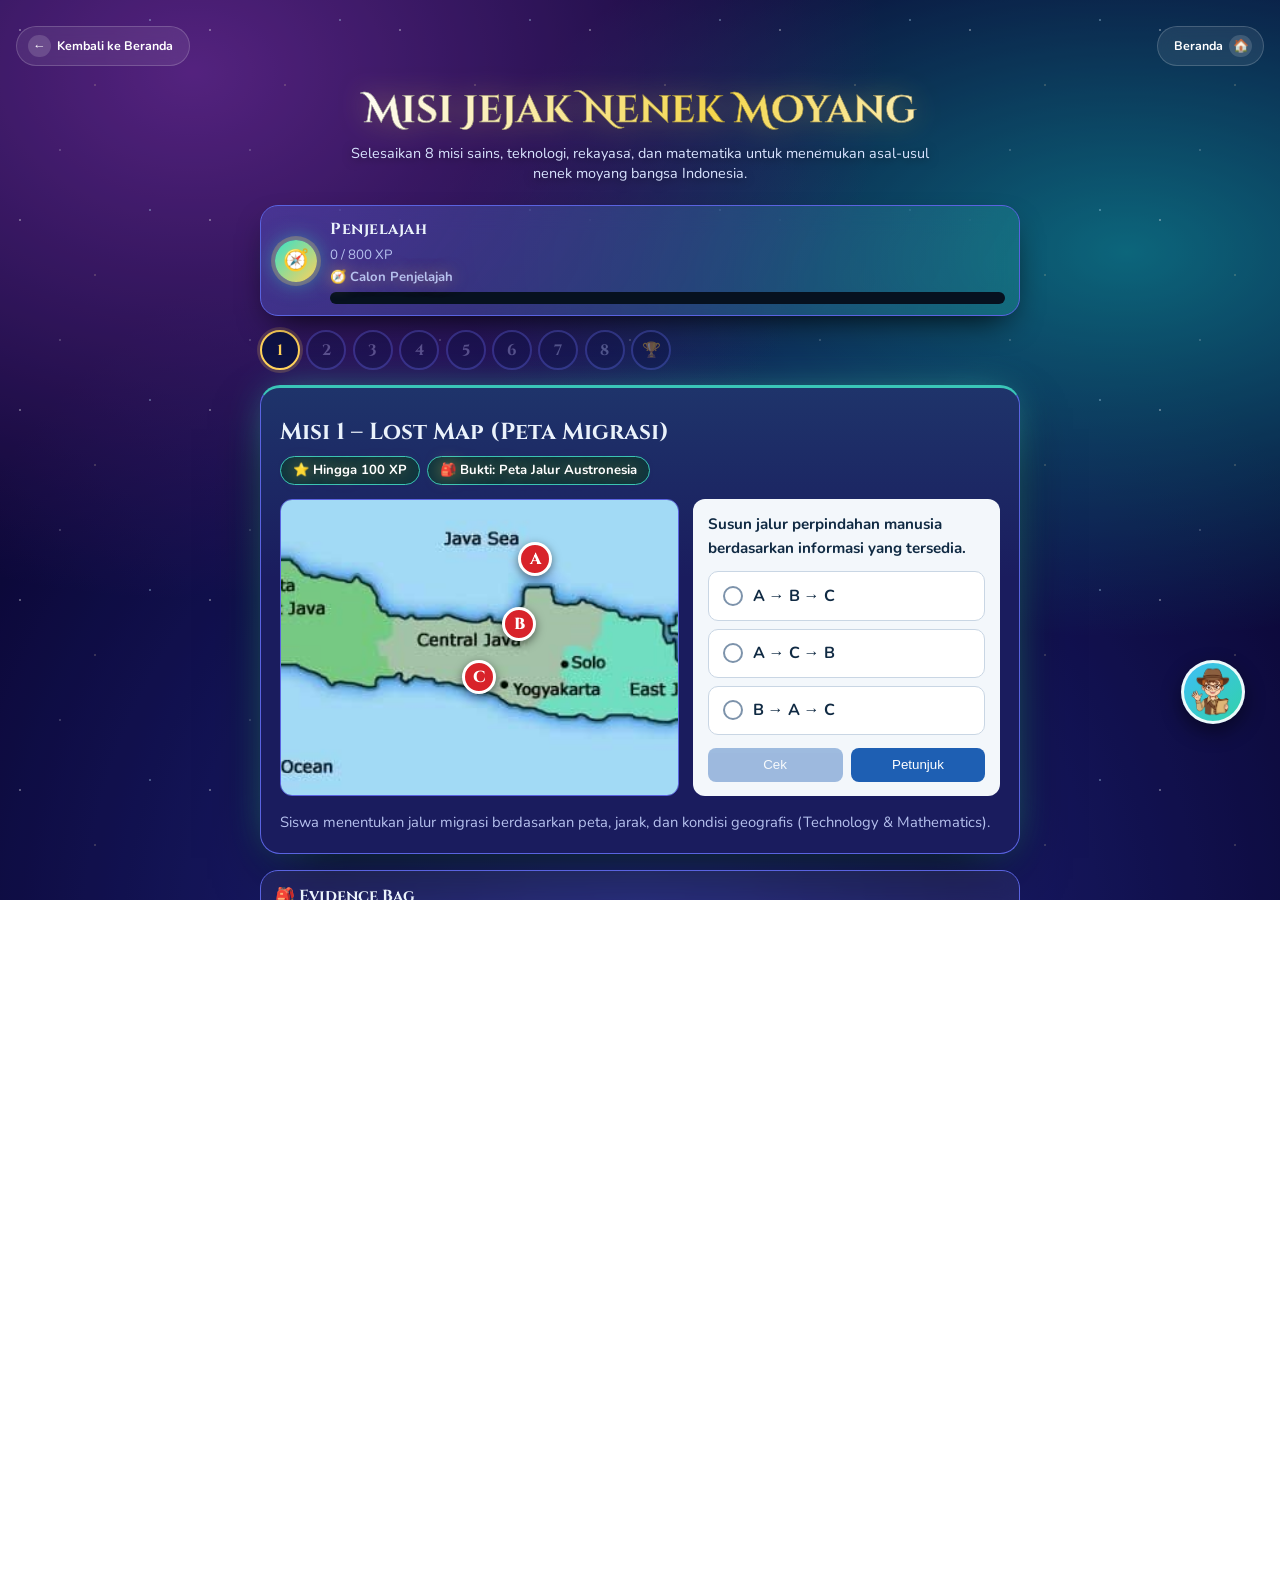
<file: misi.html>
<!DOCTYPE html>
<html lang="id">
<head>
<meta charset="UTF-8">
<meta name="viewport" content="width=device-width, initial-scale=1.0">
<title>CHRONOS-SPHERE — Misi: Jejak Nenek Moyang</title>
<link rel="stylesheet" href="style.css" />
<link rel="preconnect" href="https://fonts.googleapis.com">
<link rel="preconnect" href="https://fonts.gstatic.com" crossorigin>
<link href="https://fonts.googleapis.com/css2?family=Cinzel:wght@600;800&family=Cinzel+Decorative:wght@700&display=swap" rel="stylesheet">
<link rel="stylesheet" href="misi.css" />
<link href="https://fonts.googleapis.com/css2?family=Nunito:wght@600;700;800&display=swap" rel="stylesheet">
<link rel="stylesheet" href="plus.css" />
</head>
<body class="page-peta">

<div class="top-bar">
  <a href="index.html" class="back-link" id="backLink"><span class="back-icon">&larr;</span> Kembali ke Beranda</a>
  <a href="index.html" class="home-btn" aria-label="Ke Beranda"><span class="home-teks">Beranda</span> <span class="home-icon">🏠</span></a>
</div>

<div class="page-header">
  <h1 class="page-title">Misi Jejak Nenek Moyang</h1>
  <p class="page-subtitle">Selesaikan 8 misi sains, teknologi, rekayasa, dan matematika untuk menemukan asal-usul nenek moyang bangsa Indonesia.</p>
</div>

<main class="misi" id="app">
  <div class="m-top">
    <div class="m-avatar" aria-hidden="true">🧭</div>
    <div class="m-who"><b id="pNama">Penjelajah</b><small id="pXP">0 / 800 XP</small>
      <div class="m-xpbar"><i id="xpBar"></i></div></div>
  </div>
  <div class="m-rail" id="rail" role="tablist" aria-label="Daftar misi"></div>
  <section class="m-stage" id="stage" aria-live="polite"></section>
  <section class="m-bag"><h3>🎒 Evidence Bag</h3><div id="bag"></div></section>
</main>

<nav class="bottom-nav"></nav>

<script src="misi.js"></script>

<script src="nav.js"></script>
<script src="app.js"></script>
<script>
  window.Pemandu && window.Pemandu.set([
    'Selamat datang, Penjelajah! Selesaikan 8 misi untuk mengumpulkan bukti dan XP.',
    'Salah menjawab tidak apa-apa. Kamu bisa mencoba lagi, tapi XP misi itu jadi setengah.'
  ]);
</script>
<script src="plus.js" defer></script>
</body>
</html>
</file>
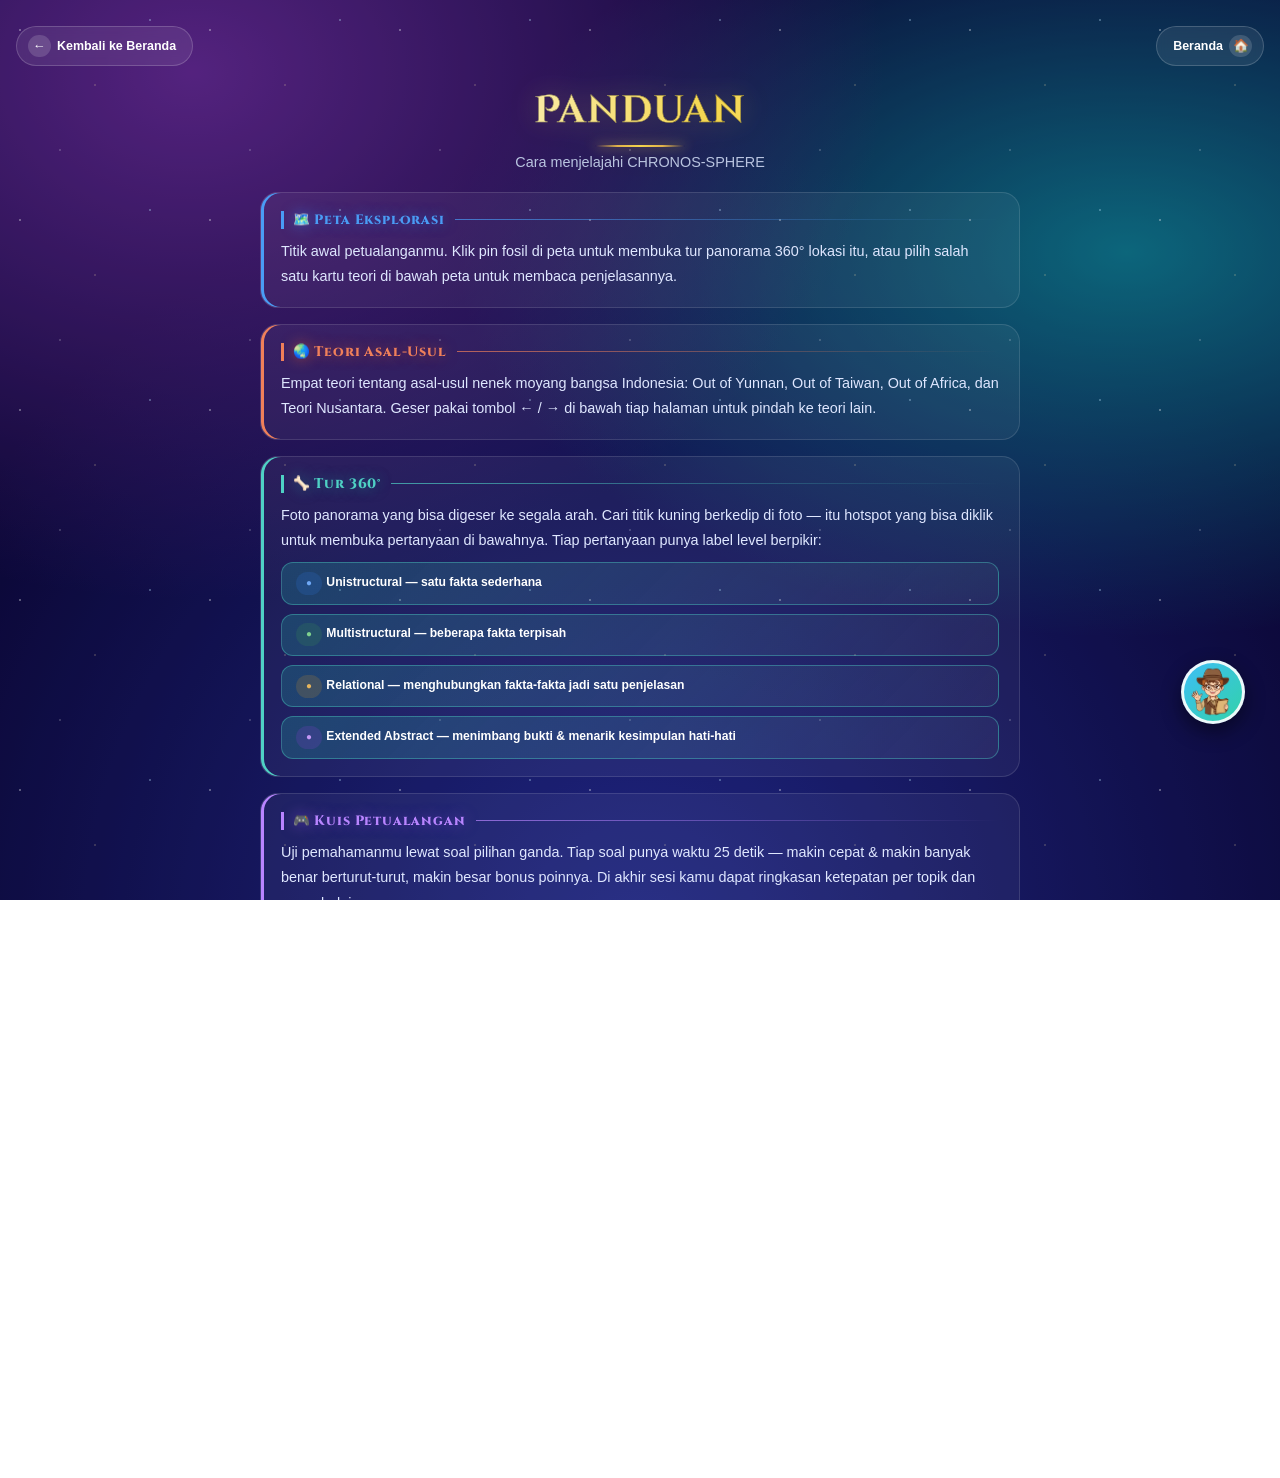
<file: panduan.html>
<!DOCTYPE html>
<html lang="id">
<head>
    <meta charset="UTF-8">
    <meta name="viewport" content="width=device-width, initial-scale=1.0">
    <title>CHRONOS-SPHERE — Panduan</title>
    <link rel="stylesheet" href="style.css" />
    <link rel="preconnect" href="https://fonts.googleapis.com">
    <link rel="preconnect" href="https://fonts.gstatic.com" crossorigin>
    <link href="https://fonts.googleapis.com/css2?family=Cinzel:wght@600;800&family=Cinzel+Decorative:wght@700&display=swap" rel="stylesheet">
    <link rel="stylesheet" href="vibes.css" />
    <style>
      /* Background disamakan dengan halaman Peta (gradasi ungu-tosca-biru + bintang berkelip) */
      @keyframes plusKelip{ to{ opacity:.2; } }
      body.page-peta.page-vibes{
        background:radial-gradient(ellipse at 15% 8%,#6a2c9a 0,transparent 45%),radial-gradient(ellipse at 88% 28%,#0e8296 0,transparent 42%),radial-gradient(circle at 50% 105%,#26309e,#0c083b 70%);
        background-attachment:fixed;
      }
      body.page-peta.page-vibes::before{ background:rgba(5,3,30,.22); }
      body.page-peta.page-vibes::after{
        content:""; position:fixed; inset:0; z-index:0; pointer-events:none; opacity:.6;
        animation:plusKelip 4s ease-in-out infinite alternate; background-size:190px 190px;
        background-image:radial-gradient(1.5px 1.5px at 20px 30px,#fff,transparent),radial-gradient(1px 1px at 95px 85px,#ffe9a8,transparent),radial-gradient(1.5px 1.5px at 150px 20px,#bfe9ff,transparent),radial-gradient(1px 1px at 60px 150px,#fff,transparent);
      }
      @media (prefers-reduced-motion:reduce){ body.page-peta.page-vibes::after{ animation:none; } }
    </style>
</head>
<body class="page-peta page-vibes">

  <div class="top-bar">
    <a href="index.html" class="back-link" id="backLink"><span class="back-icon">&larr;</span> Kembali ke Beranda</a>
    <a href="index.html" class="home-btn" aria-label="Ke Beranda"><span class="home-teks">Beranda</span> <span class="home-icon">🏠</span></a>
  </div>

  <div class="page-header">
    <h1 class="page-title">Panduan</h1>
    <p class="page-subtitle">Cara menjelajahi CHRONOS-SPHERE</p>
  </div>

  <main class="teori-page" style="--acc-a:#2f7ce8; --acc-b:#4a9cf5;">

    <section class="teori-section">
      <h4>🗺️ Peta Eksplorasi</h4>
      <p class="teori-ringkasan">Titik awal petualanganmu. Klik pin fosil di peta untuk membuka tur panorama 360° lokasi itu, atau pilih salah satu kartu teori di bawah peta untuk membaca penjelasannya.</p>
    </section>

    <section class="teori-section">
      <h4>🌏 Teori Asal-Usul</h4>
      <p class="teori-ringkasan">Empat teori tentang asal-usul nenek moyang bangsa Indonesia: Out of Yunnan, Out of Taiwan, Out of Africa, dan Teori Nusantara. Geser pakai tombol ← / → di bawah tiap halaman untuk pindah ke teori lain.</p>
    </section>

    <section class="teori-section">
      <h4>🦴 Tur 360°</h4>
      <p class="teori-ringkasan">Foto panorama yang bisa digeser ke segala arah. Cari titik kuning berkedip di foto — itu hotspot yang bisa diklik untuk membuka pertanyaan di bawahnya. Tiap pertanyaan punya label level berpikir:</p>
      <div class="jalur-chips">
        <span class="jalur-chip"><span class="solo-badge solo-uni" style="margin-right:.3rem;">●</span>Unistructural — satu fakta sederhana</span>
      </div>
      <div class="jalur-chips">
        <span class="jalur-chip"><span class="solo-badge solo-multi" style="margin-right:.3rem;">●</span>Multistructural — beberapa fakta terpisah</span>
      </div>
      <div class="jalur-chips">
        <span class="jalur-chip"><span class="solo-badge solo-relational" style="margin-right:.3rem;">●</span>Relational — menghubungkan fakta-fakta jadi satu penjelasan</span>
      </div>
      <div class="jalur-chips">
        <span class="jalur-chip"><span class="solo-badge solo-extended" style="margin-right:.3rem;">●</span>Extended Abstract — menimbang bukti &amp; menarik kesimpulan hati-hati</span>
      </div>
    </section>

    <section class="teori-section">
      <h4>🎮 Kuis Petualangan</h4>
      <p class="teori-ringkasan">Uji pemahamanmu lewat soal pilihan ganda. Tiap soal punya waktu 25 detik — makin cepat &amp; makin banyak benar berturut-turut, makin besar bonus poinnya. Di akhir sesi kamu dapat ringkasan ketepatan per topik dan saran belajar.</p>
    </section>

    <section class="teori-section">
      <h4>💡 Tantangan Masa Kini</h4>
      <p class="teori-ringkasan">Hubungkan sejarah dengan masalah nyata di sekitarmu. Pilih satu misi, isi lima langkah jalur berpikir (Masa Lalu, Analisis, Masa Kini, Prediksi, Aksi), lalu klik Kirim Jawaban. Setelah itu wujudkan solusimu jadi karya (Video/Infografis/Poster) dan klik Salin Ide &amp; Unggah Karya untuk mengisi form pengumpulan.</p>
    </section>

    <section class="teori-section">
      <h4>🖼️ Galeri Karya</h4>
      <p class="teori-ringkasan">Lihat karya-karya yang sudah dikumpulkan teman-teman sekelas, bisa difilter per jenis (Video/Infografis/Poster).</p>
    </section>

    <section class="teori-section">
      <h4>📊 Progres</h4>
      <p class="teori-ringkasan">Papan skor bersama dari semua pemain yang sudah main Kuis Petualangan, lengkap dengan peringkatmu sendiri dan filter per topik.</p>
    </section>

  </main>

  <nav class="bottom-nav"></nav>


  <script src="nav.js"></script>
  <script src="app.js"></script>
  <script>
    window.Pemandu && window.Pemandu.set([
      'Ini halaman Panduan. Baca ringkasan tiap menu, lalu mulai petualanganmu dari Peta Eksplorasi.',
      'Perhatikan empat level berpikir di bagian Tur 360. Level itu juga dipakai di pertanyaan dan kuis.'
    ]);
  </script>

  <script src="vibes.js"></script>
</body>
</html>
</file>
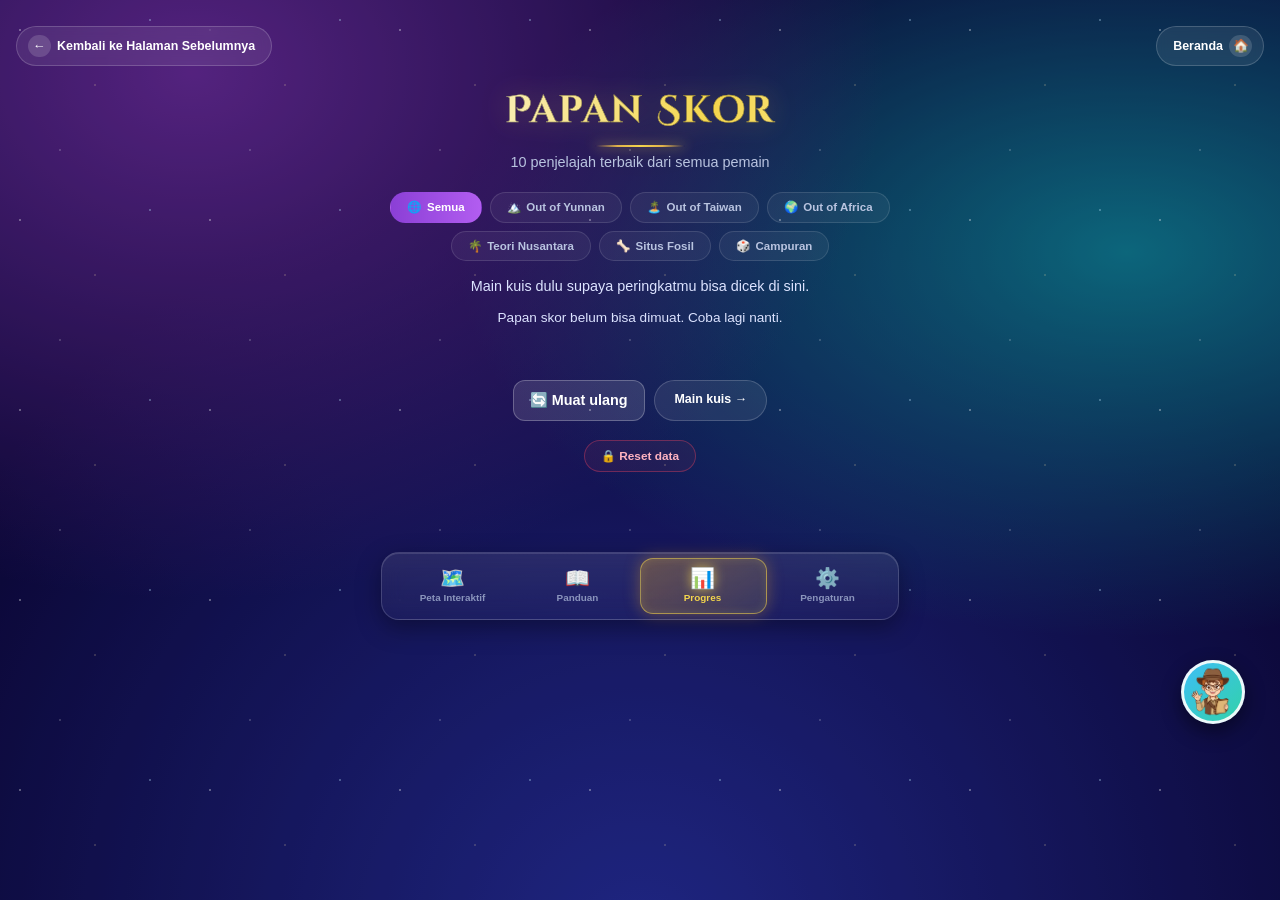
<file: papan_skor.html>
<!DOCTYPE html>
<html lang="id">
<head>
    <meta charset="UTF-8">
    <meta name="viewport" content="width=device-width, initial-scale=1.0">
    <title>CHRONOS-SPHERE — Papan Skor</title>
    <link rel="stylesheet" href="style.css" />
    <link rel="stylesheet" href="skor.css" />
    <link rel="preconnect" href="https://fonts.googleapis.com">
    <link rel="preconnect" href="https://fonts.gstatic.com" crossorigin>
    <link href="https://fonts.googleapis.com/css2?family=Cinzel:wght@600;800&family=Cinzel+Decorative:wght@700&display=swap" rel="stylesheet">
    <link rel="stylesheet" href="vibes.css" />
    <style>
      /* Background disamakan dengan halaman Peta (gradasi ungu-tosca-biru + bintang berkelip) */
      @keyframes plusKelip{ to{ opacity:.2; } }
      body.page-peta.page-vibes{
        background:radial-gradient(ellipse at 15% 8%,#6a2c9a 0,transparent 45%),radial-gradient(ellipse at 88% 28%,#0e8296 0,transparent 42%),radial-gradient(circle at 50% 105%,#26309e,#0c083b 70%);
        background-attachment:fixed;
      }
      body.page-peta.page-vibes::before{ background:rgba(5,3,30,.22); }
      body.page-peta.page-vibes::after{
        content:""; position:fixed; inset:0; z-index:0; pointer-events:none; opacity:.6;
        animation:plusKelip 4s ease-in-out infinite alternate; background-size:190px 190px;
        background-image:radial-gradient(1.5px 1.5px at 20px 30px,#fff,transparent),radial-gradient(1px 1px at 95px 85px,#ffe9a8,transparent),radial-gradient(1.5px 1.5px at 150px 20px,#bfe9ff,transparent),radial-gradient(1px 1px at 60px 150px,#fff,transparent);
      }
      @media (prefers-reduced-motion:reduce){ body.page-peta.page-vibes::after{ animation:none; } }
    </style>
</head>
<body class="page-peta page-vibes">

  <div class="top-bar">
    <a href="kuis.html" class="back-link" id="backLink"><span class="back-icon">&larr;</span> Kembali ke Kuis</a>
    <a href="index.html" class="home-btn" aria-label="Ke Beranda"><span class="home-teks">Beranda</span> <span class="home-icon">🏠</span></a>
  </div>

  <div class="page-header">
    <h1 class="page-title">Papan Skor</h1>
    <p class="page-subtitle" id="subJudul">10 penjelajah terbaik dari semua pemain</p>
  </div>

  <main class="ps-wrap">
    <div class="ps-tabs" id="tabMateri"></div>

    <div class="ps-identitas" id="identitas"></div>

    <div class="ps-saya" id="kartuSaya" hidden></div>
    <p class="ps-status" id="status" aria-live="polite"></p>

    <ol class="ps-podium" id="podium"></ol>
    <ol class="ps-list" id="daftar" start="4"></ol>

    <div class="ps-aksi">
      <button class="ps-refresh" id="tombolMuat" type="button">🔄 Muat ulang</button>
      <a class="kuis-link-btn" href="kuis.html" style="padding:.7rem 1.2rem;">Main kuis →</a>
    </div>

    <div class="rs-bawah">
      <button class="rs-buka" id="tombolBukaReset" type="button">🔒 Reset data</button>
    </div>
  </main>

  <div class="rs-lapis" id="lapisReset" hidden>
    <div class="rs-kartu" role="dialog" aria-modal="true" aria-labelledby="judulReset">
      <h3 id="judulReset">Reset Data</h3>
      <p>Pilih data yang mau dihapus. Data di Google Sheets akan <b>dihapus permanen</b> dan tidak bisa dikembalikan. Masukkan kata sandi guru untuk melanjutkan.</p>
      <div class="rs-pilihan" role="radiogroup" aria-label="Data yang dihapus">
        <label><input type="radio" name="targetReset" value="skor" checked> Skor kuis saja</label>
        <label><input type="radio" name="targetReset" value="tantangan"> Jawaban Tantangan saja</label>
        <label><input type="radio" name="targetReset" value="semua"> Keduanya</label>
      </div>
      <input class="kuis-input" id="inputSandiReset" type="password" placeholder="Kata sandi" autocomplete="off">
      <p class="rs-pesan" id="pesanReset" aria-live="polite" hidden></p>
      <div class="rs-tombol">
        <button class="rs-batal" id="tombolBatalReset" type="button">Batal</button>
        <button class="rs-hapus" id="tombolKonfirmasiReset" type="button">Hapus Data</button>
      </div>
    </div>
  </div>

  <div class="ps-confetti" id="confeti" aria-hidden="true"></div>

  <nav class="bottom-nav"></nav>

  <script src="nav.js"></script>
  <script src="app.js"></script>

  <script>
    /* Tempel URL Web App yang SAMA dengan yang di kuis.html (berakhiran /exec) */
    const URL_SKOR = 'https://script.google.com/macros/s/AKfycbzMjRCHfjvFscKFq-jWbM0-jy1obrcY9nb_yjEQLraeR85ArynlefbSSrzuVjqcNkzuLQ/exec';
    const KUNCI = 'chronos_kuis_v1';   // sama dengan kuis.html, untuk mengisi nama otomatis

    // Ambil JSON dengan batas waktu 12 detik (ambilJSON dari app.js).
    // Kalau app.js gagal dimuat, tetap jalan dengan fetch biasa.
    const ambil = (url, opsi) => window.ambilJSON
      ? window.ambilJSON(url, opsi, 12000)
      : fetch(url, opsi).then(r => r.json());


    const $ = id => document.getElementById(id);
    function el(tag, cls, text) {
      const e = document.createElement(tag);
      if (cls) e.className = cls;
      if (text !== undefined) e.textContent = text;
      return e;
    }
    const MEDALI = ['🥇', '🥈', '🥉'];

    // Samakan persis dengan TOPIK.nama & label 'Campuran' di kuis.html
    const MATERI = [
      { key: '',                nama: 'Semua',           icon: '🌐' },
      { key: 'Out of Yunnan',   nama: 'Out of Yunnan',   icon: '🏔️' },
      { key: 'Out of Taiwan',   nama: 'Out of Taiwan',   icon: '🏝️' },
      { key: 'Out of Africa',   nama: 'Out of Africa',   icon: '🌍' },
      { key: 'Teori Nusantara', nama: 'Teori Nusantara', icon: '🌴' },
      { key: 'Situs Fosil',     nama: 'Situs Fosil',     icon: '🦴' },
      { key: 'Campuran',        nama: 'Campuran',        icon: '🎲' }
    ];
    let materiAktif = MATERI[0].key;

    function bangunTab() {
      const wrap = $('tabMateri');
      wrap.textContent = '';
      MATERI.forEach(m => {
        const b = el('button', 'ps-tab' + (m.key === materiAktif ? ' active' : ''));
        b.type = 'button';
        b.appendChild(el('span', null, m.icon));
        b.appendChild(el('span', null, m.nama));
        b.addEventListener('click', () => {
          if (materiAktif === m.key) return;
          materiAktif = m.key;
          bangunTab();
          muat();
        });
        wrap.appendChild(b);
      });
    }
    const NAMA_URUT = ['Juara 1', 'Juara 2', 'Juara 3'];

    const WARNA_CONFETI = ['#f4d64d', '#b25df0', '#4fd1c5', '#f08a24', '#6fbf73', '#ff6b81'];

    function tembakConfeti() {
      if (window.matchMedia && window.matchMedia('(prefers-reduced-motion: reduce)').matches) return;
      const wadah = $('confeti');
      const jumlah = 70;
      for (let i = 0; i < jumlah; i++) {
        const p = document.createElement('span');
        p.className = 'ps-confetti-piece';
        p.style.setProperty('--x', (Math.random() * 100) + 'vw');
        p.style.setProperty('--dx', ((Math.random() * 40) - 20) + 'vw');
        p.style.setProperty('--w', (5 + Math.random() * 5) + 'px');
        p.style.setProperty('--h', (8 + Math.random() * 8) + 'px');
        p.style.setProperty('--c', WARNA_CONFETI[i % WARNA_CONFETI.length]);
        p.style.setProperty('--dur', (1.6 + Math.random() * 1.2) + 's');
        p.style.setProperty('--delay', (Math.random() * 0.35) + 's');
        p.style.setProperty('--rot', (Math.random() > 0.5 ? 1 : -1) * (360 + Math.random() * 360) + 'deg');
        wadah.appendChild(p);
        setTimeout(() => p.remove(), 3200);
      }
    }

    let namaSaya = '';
    try { namaSaya = (JSON.parse(localStorage.getItem(KUNCI)) || {}).nama || ''; } catch (e) {}
    namaSaya = namaSaya.trim().slice(0, 24);

    function tampilkanIdentitas() {
      const w = $('identitas');
      w.textContent = '';
      if (namaSaya) {
        w.appendChild(document.createTextNode('Kamu masuk sebagai '));
        w.appendChild(el('b', null, namaSaya));
      } else {
        w.appendChild(document.createTextNode('Main kuis dulu supaya peringkatmu bisa dicek di sini.'));
      }
    }

    // Penanda permintaan terbaru: kalau murid cepat ganti tab materi, hasil lama diabaikan
    let permintaanKe = 0;

    async function muat() {
      const saya = ++permintaanKe;
      const nama = namaSaya;
      $('podium').textContent = '';
      $('daftar').textContent = '';
      $('kartuSaya').hidden = true;
      if (!URL_SKOR) { $('status').textContent = 'Papan skor bersama belum diaktifkan.'; return; }
      $('status').textContent = 'Memuat papan skor…';
      try {
        const q = [];
        if (nama) q.push('nama=' + encodeURIComponent(nama));
        if (materiAktif) q.push('topik=' + encodeURIComponent(materiAktif));
        const j = await ambil(URL_SKOR + (q.length ? '?' + q.join('&') : ''));
        if (saya !== permintaanKe) return;
        if (!j.ok) throw new Error('gagal');
        gambar(j, nama.toLowerCase());
      } catch (e) {
        if (saya !== permintaanKe) return;
        $('status').textContent = 'Papan skor belum bisa dimuat. Coba lagi nanti.';
      }
    }

    function gambar(j, namaKecil) {
      const skor = j.skor || [];
      const m = MATERI.find(x => x.key === materiAktif);
      $('subJudul').textContent = materiAktif ? ('10 penjelajah terbaik — ' + m.nama) : '10 penjelajah terbaik dari semua pemain';
      $('status').textContent = skor.length ? (j.jumlah ? j.jumlah + ' pemain sudah ikut bermain.' : '') : '';
      if (!skor.length) {
        $('daftar').appendChild(el('li', 'ps-kosong', 'Belum ada skor. Jadilah yang pertama!'));
        return;
      }
      if (j.peringkat && j.jumlah) {
        const k = $('kartuSaya');
        k.textContent = '';
        k.appendChild(document.createTextNode('Peringkatmu'));
        k.appendChild(el('b', null, '#' + j.peringkat));
        k.appendChild(document.createTextNode('dari ' + j.jumlah + ' pemain'));
        k.hidden = false;
        if (j.peringkat <= 3) tembakConfeti();
      }
      skor.slice(0, 3).forEach((s, i) => {
        const li = el('li', 'ps-pod p' + (i + 1));
        li.setAttribute('data-urut', String(i + 1));
        if (String(s.nama).toLowerCase() === namaKecil) li.classList.add('me');
        li.appendChild(el('span', 'medal', MEDALI[i]));
        li.appendChild(el('span', 'urut', NAMA_URUT[i]));
        li.appendChild(el('span', 'nama', s.nama));
        li.appendChild(el('span', 'poin', s.poin + ' poin'));
        li.appendChild(el('span', 'topik', s.topik));
        $('podium').appendChild(li);
      });
      skor.slice(3).forEach((s, i) => {
        const li = el('li');
        if (String(s.nama).toLowerCase() === namaKecil) li.classList.add('me');
        li.appendChild(el('span', 'ps-urut', String(i + 4)));
        li.appendChild(el('span', 'ps-nama', s.nama));
        li.appendChild(el('span', 'ps-topik', s.topik));
        li.appendChild(el('span', 'ps-poin', s.poin + ' poin'));
        $('daftar').appendChild(li);
      });
    }

    bangunTab();
    tampilkanIdentitas();
    $('tombolMuat').addEventListener('click', muat);
    muat();

    /* ============================================================
       RESET PAPAN SKOR (butuh kata sandi)
       Tombol terlihat oleh semua, tapi penghapusan hanya berjalan kalau
       kata sandinya cocok dengan KATA_SANDI_RESET di Apps Script.
       Pengecekan dilakukan di server, bukan di halaman ini.
       ============================================================ */
    const lapisReset = $('lapisReset');
    const inputSandi = $('inputSandiReset');
    const pesanReset = $('pesanReset');
    const tombolOk = $('tombolKonfirmasiReset');

    const PESAN_BERHASIL = {
      skor: 'Semua skor sudah dihapus.',
      tantangan: 'Semua jawaban tantangan sudah dihapus.',
      semua: 'Skor dan jawaban tantangan sudah dihapus.'
    };

    function pesanR(teks, galat) {
      pesanReset.textContent = teks;
      pesanReset.classList.toggle('galat', !!galat);
      pesanReset.hidden = false;
    }
    function bukaReset() {
      inputSandi.value = '';
      document.querySelector('input[name="targetReset"][value="skor"]').checked = true;
      pesanReset.hidden = true;
      tombolOk.disabled = false;
      tombolOk.textContent = 'Hapus Data';
      lapisReset.hidden = false;
      inputSandi.focus();
    }
    function tutupReset() {
      lapisReset.hidden = true;
      inputSandi.value = '';
    }

    $('tombolBukaReset').addEventListener('click', bukaReset);
    $('tombolBatalReset').addEventListener('click', tutupReset);
    if (location.hash === '#reset') bukaReset();   // dibuka dari menu Pengaturan
    lapisReset.addEventListener('click', e => { if (e.target === lapisReset) tutupReset(); });
    document.addEventListener('keydown', e => { if (e.key === 'Escape' && !lapisReset.hidden) tutupReset(); });
    inputSandi.addEventListener('keydown', e => { if (e.key === 'Enter') tombolOk.click(); });

    tombolOk.addEventListener('click', async () => {
      const sandi = inputSandi.value;
      const terpilih = document.querySelector('input[name="targetReset"]:checked');
      const target = terpilih ? terpilih.value : 'skor';
      if (!URL_SKOR) { pesanR('Papan skor bersama belum diaktifkan.', true); return; }
      if (!sandi) { pesanR('Masukkan kata sandinya dulu.', true); inputSandi.focus(); return; }

      tombolOk.disabled = true;
      tombolOk.textContent = 'Menghapus…';
      const batas = new AbortController();
      const timer = setTimeout(() => batas.abort(), 15000);
      try {
        // text/plain menghindari preflight CORS yang tidak didukung Apps Script
        const res = await fetch(URL_SKOR, {
          method: 'POST',
          headers: { 'Content-Type': 'text/plain;charset=utf-8' },
          body: JSON.stringify({ aksi: 'reset', kunci: sandi, target: target }),
          signal: batas.signal
        });
        const j = await res.json();
        inputSandi.value = '';
        if (!j.ok) throw new Error(j.error || 'ditolak');
        pesanR(PESAN_BERHASIL[target] || 'Data sudah dihapus.');
        tombolOk.textContent = 'Selesai ✓';
        muat();
        setTimeout(tutupReset, 1400);
      } catch (err) {
        tombolOk.disabled = false;
        tombolOk.textContent = 'Hapus Data';
        pesanR(err.name === 'AbortError' ? 'Koneksi terlalu lama. Coba lagi.' : (err.message || 'Gagal menghapus.'), true);
        inputSandi.focus();
      } finally {
        clearTimeout(timer);
      }
    });

    window.Pemandu && window.Pemandu.set([
      'Ini Papan Skor. Pilih tab materi untuk melihat penjelajah terbaik di tiap topik.',
      'Mau naik peringkat? Main kuis lagi. Makin cepat kamu menjawab, makin besar bonusnya!'
    ]);
  </script>


  <script src="vibes.js"></script>
</body>
</html>
</file>
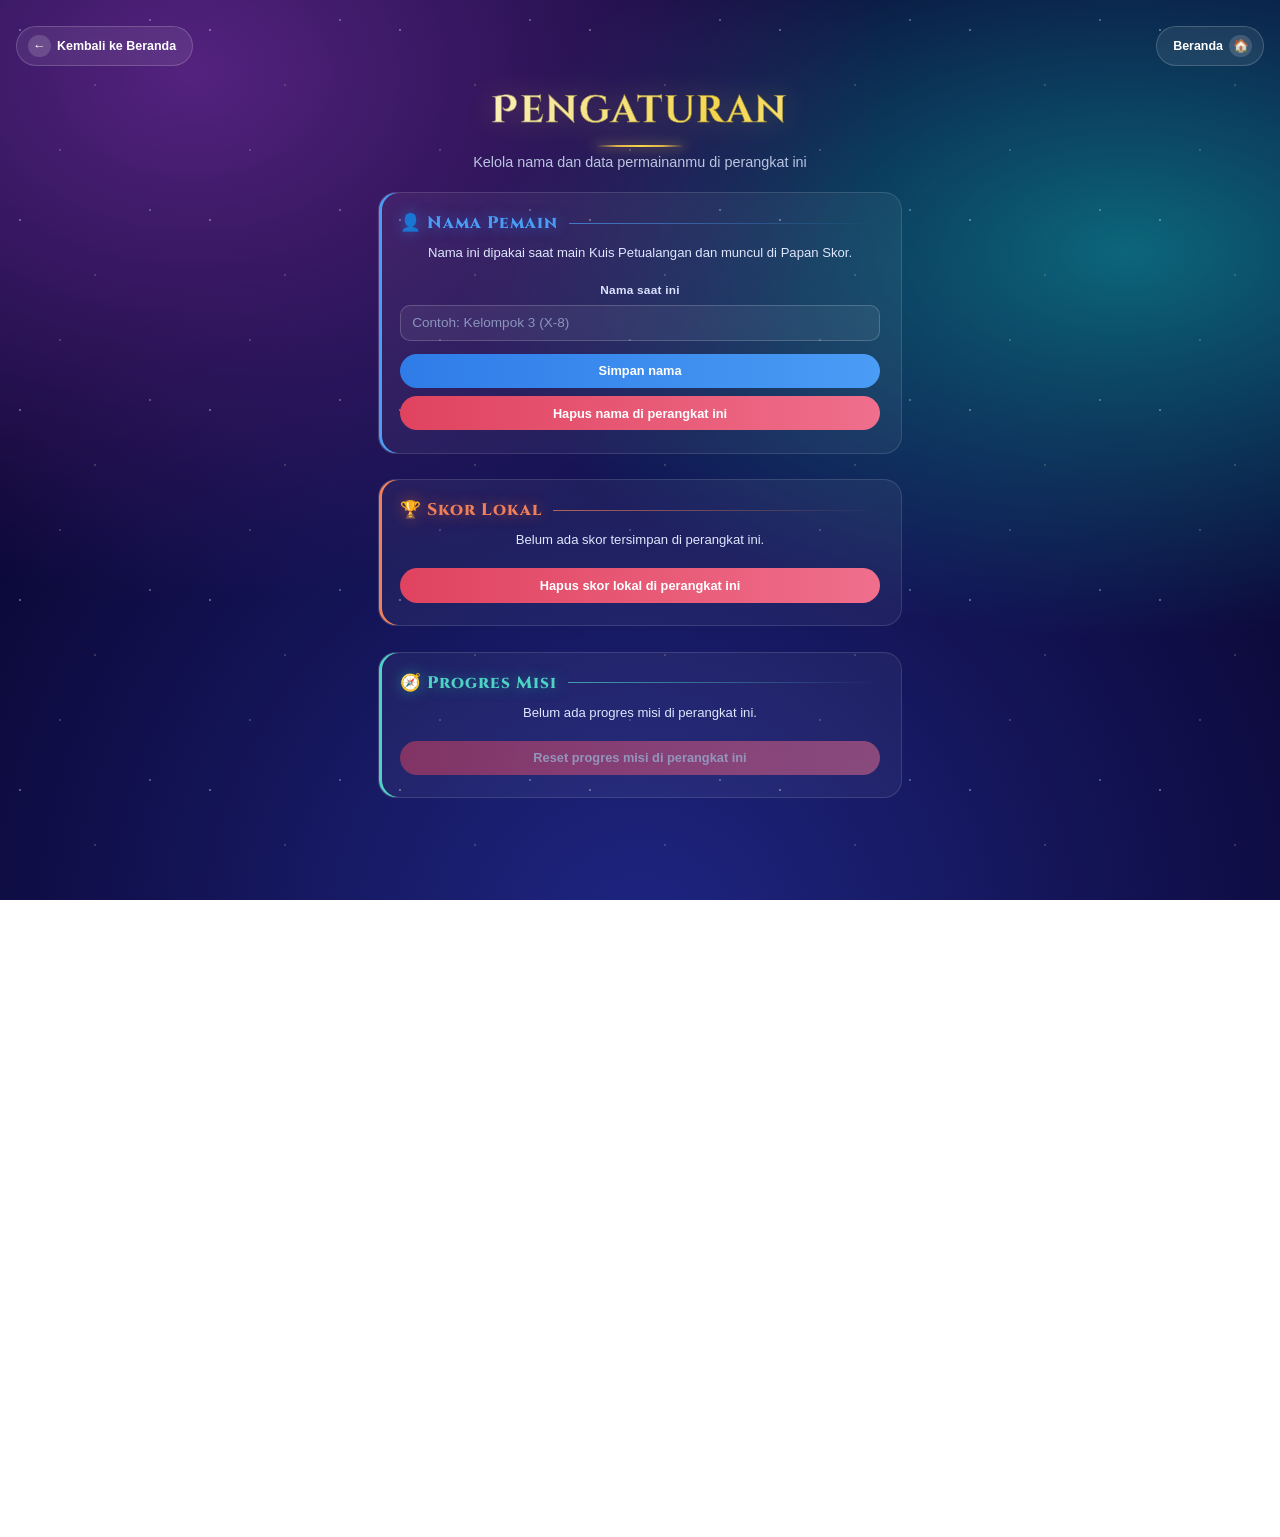
<file: pengaturan.html>
<!DOCTYPE html>
<html lang="id">
<head>
    <meta charset="UTF-8">
    <meta name="viewport" content="width=device-width, initial-scale=1.0">
    <title>CHRONOS-SPHERE — Pengaturan</title>
    <link rel="stylesheet" href="style.css" />
    <link rel="preconnect" href="https://fonts.googleapis.com">
    <link rel="preconnect" href="https://fonts.gstatic.com" crossorigin>
    <link href="https://fonts.googleapis.com/css2?family=Cinzel:wght@600;800&family=Cinzel+Decorative:wght@700&display=swap" rel="stylesheet">
    <link rel="stylesheet" href="vibes.css" />
    <style>
      /* Background disamakan dengan halaman Peta (gradasi ungu-tosca-biru + bintang berkelip) */
      @keyframes plusKelip{ to{ opacity:.2; } }
      body.page-peta.page-vibes{
        background:radial-gradient(ellipse at 15% 8%,#6a2c9a 0,transparent 45%),radial-gradient(ellipse at 88% 28%,#0e8296 0,transparent 42%),radial-gradient(circle at 50% 105%,#26309e,#0c083b 70%);
        background-attachment:fixed;
      }
      body.page-peta.page-vibes::before{ background:rgba(5,3,30,.22); }
      body.page-peta.page-vibes::after{
        content:""; position:fixed; inset:0; z-index:0; pointer-events:none; opacity:.6;
        animation:plusKelip 4s ease-in-out infinite alternate; background-size:190px 190px;
        background-image:radial-gradient(1.5px 1.5px at 20px 30px,#fff,transparent),radial-gradient(1px 1px at 95px 85px,#ffe9a8,transparent),radial-gradient(1.5px 1.5px at 150px 20px,#bfe9ff,transparent),radial-gradient(1px 1px at 60px 150px,#fff,transparent);
      }
      @media (prefers-reduced-motion:reduce){ body.page-peta.page-vibes::after{ animation:none; } }
    </style>
</head>
<body class="page-peta page-vibes">

  <div class="top-bar">
    <a href="index.html" class="back-link" id="backLink"><span class="back-icon">&larr;</span> Kembali ke Beranda</a>
    <a href="index.html" class="home-btn" aria-label="Ke Beranda"><span class="home-teks">Beranda</span> <span class="home-icon">🏠</span></a>
  </div>

  <div class="page-header">
    <h1 class="page-title">Pengaturan</h1>
    <p class="page-subtitle">Kelola nama dan data permainanmu di perangkat ini</p>
  </div>

  <div class="challenge-card" style="max-width:480px;">
    <h3>👤 Nama Pemain</h3>
    <p>Nama ini dipakai saat main Kuis Petualangan dan muncul di Papan Skor.</p>
    <div class="kuis-label">Nama saat ini</div>
    <input class="kuis-input" id="inputNamaBaru" type="text" maxlength="24" placeholder="Contoh: Kelompok 3 (X-8)">
    <button class="hotspot-submit" id="tombolSimpanNama" style="margin-top:.8rem;">Simpan nama</button>
    <button class="hotspot-submit" id="tombolHapusNama" style="margin-top:.5rem; background:linear-gradient(90deg,#e0435f,#ef6f8c);">Hapus nama di perangkat ini</button>
    <p class="upload-hint" id="hintNama" hidden></p>
  </div>

  <div class="challenge-card" style="max-width:480px; margin-top:1rem;">
    <h3>🏆 Skor Lokal</h3>
    <p id="ringkasanSkor">Memuat…</p>
    <button class="hotspot-submit" id="tombolHapusSkor" style="background:linear-gradient(90deg,#e0435f,#ef6f8c);">Hapus skor lokal di perangkat ini</button>
    <p class="upload-hint" id="hintSkor" hidden></p>
  </div>

  <div class="challenge-card" style="max-width:480px; margin-top:1rem;">
    <h3>🧭 Progres Misi</h3>
    <p id="ringkasanMisi">Memuat…</p>
    <button class="hotspot-submit" id="tombolResetMisi" style="background:linear-gradient(90deg,#e0435f,#ef6f8c);">Reset progres misi di perangkat ini</button>
    <p class="upload-hint" id="hintMisi" hidden></p>
  </div>

  <div class="challenge-card" style="max-width:480px; margin-top:1rem;">
    <h3>📝 Draf Jawaban Tantangan</h3>
    <p id="ringkasanIde">Memuat…</p>
    <button class="hotspot-submit" id="tombolHapusIde" style="background:linear-gradient(90deg,#e0435f,#ef6f8c);">Hapus draf jawaban tersimpan</button>
  </div>

  <div class="challenge-card" style="max-width:480px; margin-top:1rem;">
    <h3>🔒 Untuk Guru</h3>
    <p>Hapus skor kuis dan/atau jawaban Tantangan di Papan Skor bersama (Google Sheets). Butuh kata sandi guru.</p>
    <a class="hotspot-submit" href="papan_skor.html#reset" style="display:block; box-sizing:border-box; text-align:center; text-decoration:none;">🔒 Buka menu reset data</a>
  </div>

  <div class="challenge-card" style="max-width:480px; margin-top:1rem;">
    <h3>ℹ️ Tentang</h3>
    <p>CHRONOS-SPHERE — SMA Negeri 1 Kedungwaru, Kabupaten Tulungagung.<br>Semua data (nama, skor, progres misi, draf ide) disimpan langsung di browser perangkat ini, bukan di server — jadi kalau ganti HP/laptop atau membersihkan data browser, data lokal ini akan hilang. Skor yang sudah terkirim ke Papan Skor bersama tetap aman tersimpan di Google Sheets.</p>
  </div>

  <nav class="bottom-nav"></nav>

  <script>
    const KUNCI_KUIS = 'chronos_kuis_v1';
    const KUNCI_IDE = 'chronos_ide_terakhir';
    const KUNCI_TM = 'chronos_tantangan_state';
    const KUNCI_MISI = 'chronos_misi_v1';
    const JUMLAH_MISI = 8;   // samakan dengan jumlah misi di misi.js
    const $ = id => document.getElementById(id);

    function muatData() {
      let d = { nama: '', skor: [] };
      try { d = JSON.parse(localStorage.getItem(KUNCI_KUIS)) || d; } catch (e) {}
      return d;
    }
    function simpanData(d) {
      try { localStorage.setItem(KUNCI_KUIS, JSON.stringify(d)); return true; } catch (e) { return false; }
    }

    // --- Nama ---
    let data = muatData();
    $('inputNamaBaru').value = data.nama || '';
    $('tombolSimpanNama').addEventListener('click', () => {
      data.nama = $('inputNamaBaru').value.trim().slice(0, 24);
      const ok = simpanData(data);
      const hint = $('hintNama');
      hint.hidden = false;
      hint.textContent = ok ? 'Nama tersimpan. Dipakai lain kali kamu main kuis.' : 'Gagal menyimpan — penyimpanan browser mungkin diblokir.';
    });

    $('tombolHapusNama').addEventListener('click', () => {
      if (!confirm('Hapus nama dan kelas dari perangkat ini?')) return;
      data.nama = '';
      $('inputNamaBaru').value = '';
      const ok = simpanData(data);
      const hint = $('hintNama');
      hint.hidden = false;
      hint.textContent = ok
        ? 'Nama sudah dihapus dari perangkat ini. Skor atas nama itu di Papan Skor bersama (Google Sheets) tidak ikut terhapus.'
        : 'Gagal menghapus — penyimpanan browser mungkin diblokir.';
    });

    // --- Skor ---
    function tampilkanRingkasanSkor() {
      const n = (data.skor || []).length;
      $('ringkasanSkor').textContent = n
        ? ('Ada ' + n + ' catatan skor terbaik tersimpan di perangkat ini (terpisah dari Papan Skor bersama).')
        : 'Belum ada skor tersimpan di perangkat ini.';
    }
    tampilkanRingkasanSkor();
    $('tombolHapusSkor').addEventListener('click', () => {
      data.skor = [];
      simpanData(data);
      tampilkanRingkasanSkor();
      const hint = $('hintSkor');
      hint.hidden = false;
      hint.textContent = 'Skor lokal sudah dihapus. Skor di Papan Skor bersama (Google Sheets) tidak ikut terhapus.';
    });

    // --- Progres misi ---
    function muatMisi() {
      try { return JSON.parse(localStorage.getItem(KUNCI_MISI)) || null; } catch (e) { return null; }
    }
    function tampilkanRingkasanMisi() {
      const m = muatMisi(), xp = (m && m.xp) || {};
      const selesai = Object.keys(xp).length;
      const total = Object.values(xp).reduce((a, b) => a + b, 0);
      $('ringkasanMisi').textContent = selesai
        ? ('Kamu sudah menyelesaikan ' + selesai + ' dari ' + JUMLAH_MISI + ' misi dengan total ' + total + ' XP. Reset akan menghapus XP, lencana, Evidence Bag, dan jawaban refleksi.')
        : 'Belum ada progres misi di perangkat ini.';
      $('tombolResetMisi').disabled = !m;
      $('tombolResetMisi').style.opacity = m ? '' : '.5';
    }
    tampilkanRingkasanMisi();
    $('tombolResetMisi').addEventListener('click', () => {
      if (!confirm('Reset semua progres misi? XP, lencana, Evidence Bag, dan jawaban refleksimu akan dihapus dan kamu mulai dari Misi 1.')) return;
      let ok = true;
      try { localStorage.removeItem(KUNCI_MISI); } catch (e) { ok = false; }
      tampilkanRingkasanMisi();
      const hint = $('hintMisi');
      hint.hidden = false;
      hint.textContent = ok
        ? 'Progres misi sudah direset. Buka halaman Misi untuk mulai dari awal.'
        : 'Gagal mereset — penyimpanan browser mungkin diblokir.';
    });

    // --- Draf ide ---
    function adaIde() {
      try {
        if ((sessionStorage.getItem(KUNCI_IDE) || '').trim()) return true;
        const s = JSON.parse(sessionStorage.getItem(KUNCI_TM) || 'null');
        return !!(s && ((s.nama || '').trim() || (s.langkah || []).some(t => String(t).trim())));
      } catch (e) { return false; }
    }
    function tampilkanRingkasanIde() {
      $('ringkasanIde').textContent = adaIde()
        ? 'Ada draf jawaban tersimpan sementara dari halaman Tantangan Masa Kini.'
        : 'Tidak ada draf jawaban tersimpan saat ini.';
    }
    tampilkanRingkasanIde();
    $('tombolHapusIde').addEventListener('click', () => {
      try { sessionStorage.removeItem(KUNCI_IDE); sessionStorage.removeItem(KUNCI_TM); } catch (e) {}
      tampilkanRingkasanIde();
    });
  </script>


  <script src="nav.js"></script>
  <script src="app.js"></script>

  <script src="vibes.js"></script>
</body>
</html>
</file>
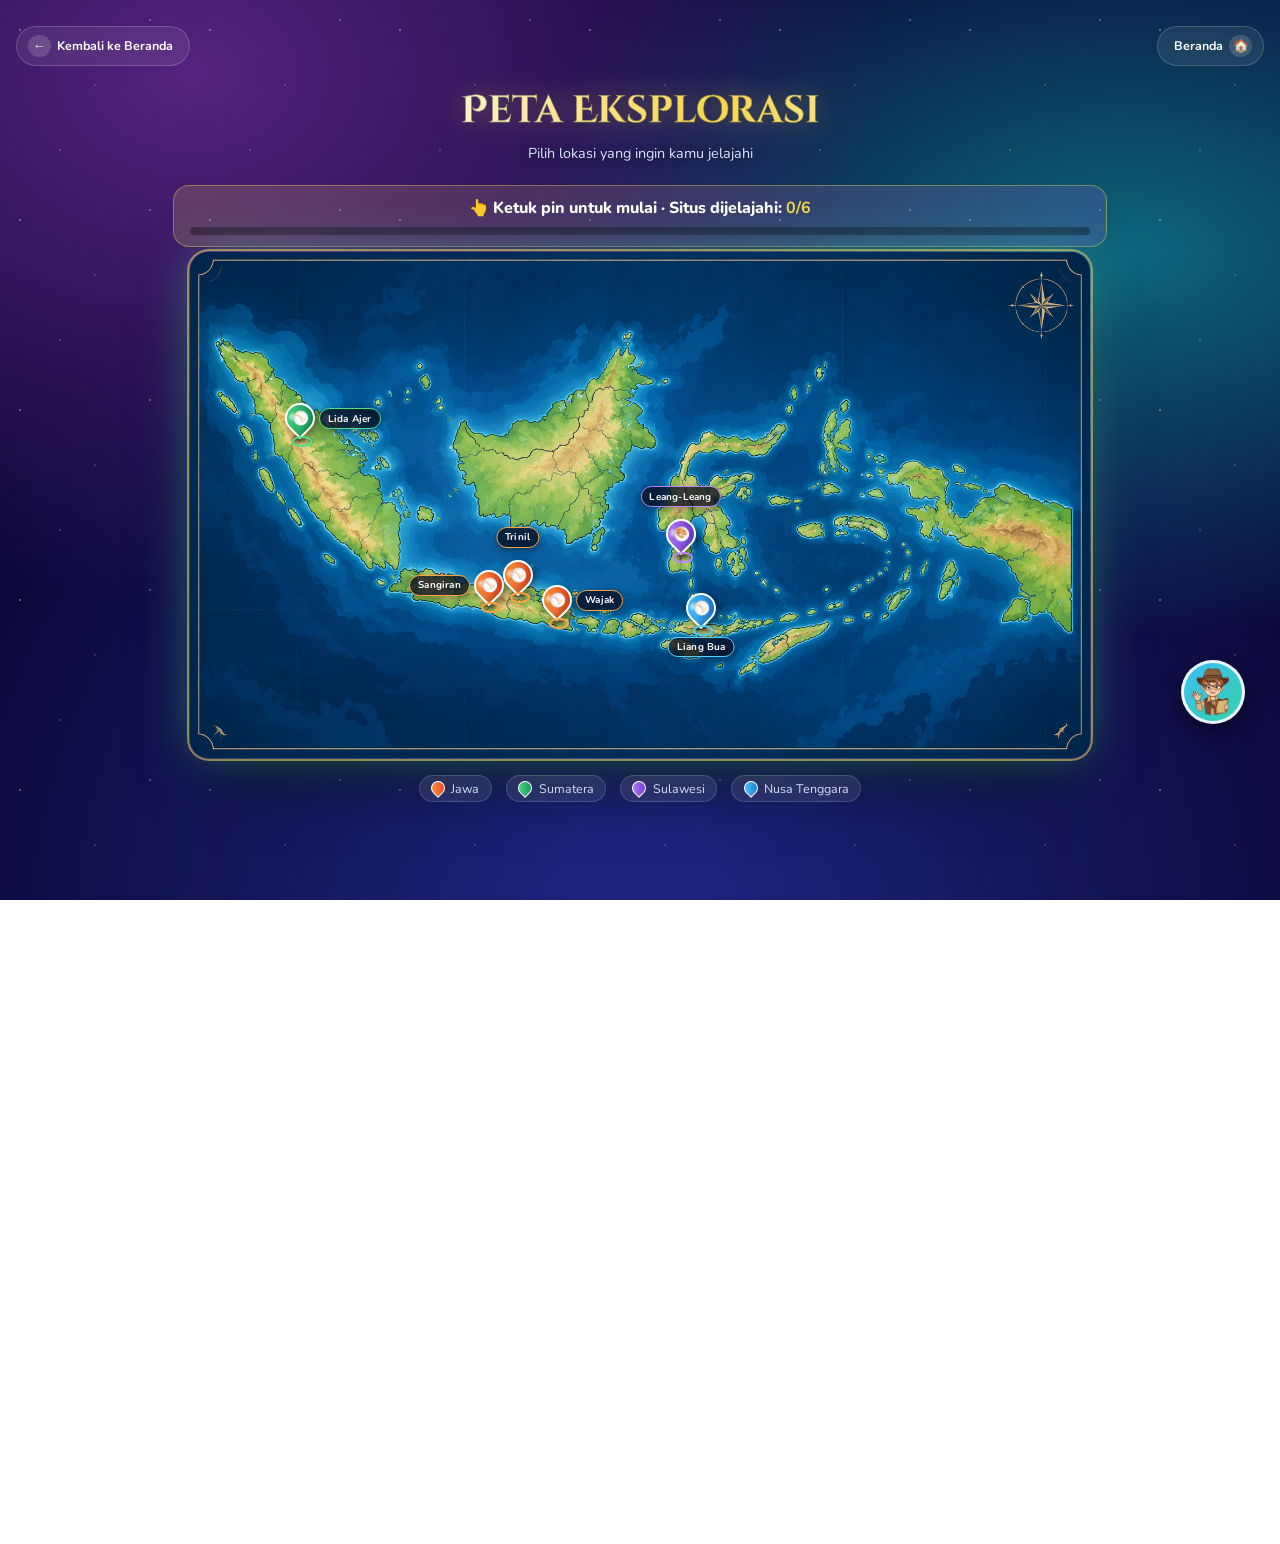
<file: peta.html>
<!DOCTYPE html>
<html lang="id">
<head>
    <meta charset="UTF-8">
    <meta name="viewport" content="width=device-width, initial-scale=1.0">
    <title>CHRONOS-SPHERE — Peta Eksplorasi</title>
    <link rel="stylesheet" href="style.css" />
    <link rel="preconnect" href="https://fonts.googleapis.com">
    <link rel="preconnect" href="https://fonts.gstatic.com" crossorigin>
    <link href="https://fonts.googleapis.com/css2?family=Cinzel:wght@600;800&family=Cinzel+Decorative:wght@700&display=swap" rel="stylesheet">

    <style>
      /* ===== Animasi mewah: 4 kartu teori di bawah peta ===== */
      @property --ang { syntax:'<angle>'; inherits:false; initial-value:0deg; }
      @property --spot{ syntax:'<number>'; inherits:true;  initial-value:0; }

      /* judul: kilau emas bergerak + garis bawah hidup */
      .teori-cards-title{
        position:relative; display:block; padding-bottom:.7rem;
        background:linear-gradient(90deg,#fff 0%,#f4d64d 25%,#fff 50%,#f4d64d 75%,#fff 100%);
        background-size:250% 100%;
        -webkit-background-clip:text; background-clip:text;
        -webkit-text-fill-color:transparent; color:transparent;
        animation:judulKilau 6s linear infinite;
        letter-spacing:.04em;
      }
      .teori-cards-title::after{
        content:''; position:absolute; left:50%; bottom:0; height:2px; width:90px;
        transform:translateX(-50%); border-radius:2px;
        background:linear-gradient(90deg,transparent,#e0b24a,#f4d64d,#e0b24a,transparent);
        box-shadow:0 0 12px rgba(244,214,77,.7);
        animation:judulGaris 3.2s ease-in-out infinite;
      }
      @keyframes judulKilau{ to{ background-position:-250% 0; } }
      @keyframes judulGaris{ 0%,100%{ width:60px; opacity:.6; } 50%{ width:150px; opacity:1; } }

      .teori-cards{ perspective:1100px; }

      .teori-cards .card{
        --a:#888; --b:#bbb; --rx:0deg; --ry:0deg; --lift:0px; --sc:1;
        position:relative; isolation:isolate;
        background:
          radial-gradient(circle at var(--mx,50%) var(--my,0%),
            color-mix(in srgb,var(--a) calc(var(--spot) * 34%),transparent), transparent 62%),
          rgba(255,255,255,.05);
        border:1px solid rgba(255,255,255,.12);
        transform:perspective(900px) rotateX(var(--ry)) rotateY(var(--rx)) translateY(var(--lift)) scale(var(--sc));
        transform-style:preserve-3d;
        transition:transform .22s ease-out, box-shadow .45s ease, border-color .45s ease, --spot .45s ease;
        will-change:transform;
      }
      .teori-cards .card:nth-child(1){ --a:#d9552b; --b:#f0805a; --dx:-34px; }
      .teori-cards .card:nth-child(2){ --a:#1fa39b; --b:#4fd1c5; --dx:34px; }
      .teori-cards .card:nth-child(3){ --a:#c98a2b; --b:#e0b24a; --dx:-34px; }
      .teori-cards .card:nth-child(4){ --a:#3f8f4f; --b:#6fbf73; --dx:34px; }

      .teori-cards .card:hover,
      .teori-cards .card:focus-visible{
        --lift:-8px; --sc:1.03; --spot:1;
        border-color:transparent;
        box-shadow:0 22px 44px -14px color-mix(in srgb,var(--a) 70%,transparent),
                   0 0 30px -6px color-mix(in srgb,var(--b) 55%,transparent);
      }
      .teori-cards .card:active{ --sc:.97; --lift:-2px; }

      /* bingkai gradien yang berputar saat disorot */
      .teori-cards .card::before{
        content:''; position:absolute; inset:0; border-radius:inherit; padding:2px; z-index:3;
        background:conic-gradient(from var(--ang), var(--a), transparent 28%, var(--b) 52%, transparent 78%, var(--a));
        -webkit-mask:linear-gradient(#000 0 0) content-box, linear-gradient(#000 0 0);
        mask:linear-gradient(#000 0 0) content-box, linear-gradient(#000 0 0);
        -webkit-mask-composite:xor; mask-composite:exclude;
        opacity:0; transition:opacity .45s ease; pointer-events:none;
        animation:bingkaiPutar 3.5s linear infinite;
      }
      .teori-cards .card:hover::before,
      .teori-cards .card:focus-visible::before{ opacity:1; }
      @keyframes bingkaiPutar{ to{ --ang:360deg; } }

      /* kilatan cahaya menyapu kartu */
      .teori-cards .card::after{
        content:''; position:absolute; top:0; bottom:0; left:-70%; width:45%; z-index:4;
        background:linear-gradient(105deg,transparent,rgba(255,255,255,.32),transparent);
        transform:skewX(-20deg); opacity:0; pointer-events:none;
      }
      .teori-cards .card:hover::after{ animation:kilatSapu .9s ease-out; }
      @keyframes kilatSapu{
        0%{ left:-70%; opacity:0; } 15%{ opacity:1; } 100%{ left:140%; opacity:0; }
      }

      /* area ikon */
      .teori-cards .card-thumb{
        position:relative; overflow:hidden; height:120px;
        transform:translateZ(0);
      }
      .teori-cards .card-thumb::before{   /* kabut cahaya melayang */
        content:''; position:absolute; inset:-30%;
        background:
          radial-gradient(circle at 25% 30%, rgba(255,255,255,.28), transparent 38%),
          radial-gradient(circle at 78% 72%, color-mix(in srgb,var(--b) 55%,transparent), transparent 42%);
        animation:kabutGeser 7s ease-in-out infinite alternate;
      }
      .teori-cards .card-thumb::after{    /* cincin denyut di belakang ikon */
        content:''; position:absolute; left:50%; top:50%; width:74px; height:74px;
        margin:-37px 0 0 -37px; border-radius:50%;
        border:2px solid color-mix(in srgb,var(--b) 80%,#fff);
        animation:cincinDenyut 2.8s ease-out infinite;
      }
      .teori-cards .card:nth-child(2) .card-thumb::before,
      .teori-cards .card:nth-child(2) .card-thumb::after{ animation-delay:-.7s; }
      .teori-cards .card:nth-child(3) .card-thumb::before,
      .teori-cards .card:nth-child(3) .card-thumb::after{ animation-delay:-1.4s; }
      .teori-cards .card:nth-child(4) .card-thumb::before,
      .teori-cards .card:nth-child(4) .card-thumb::after{ animation-delay:-2.1s; }
      @keyframes kabutGeser{
        from{ transform:translate(-6%,-4%) rotate(0deg); }
        to  { transform:translate(6%,5%) rotate(8deg); }
      }
      @keyframes cincinDenyut{
        0%{ transform:scale(.7); opacity:.85; }
        100%{ transform:scale(2.3); opacity:0; }
      }

      .teori-cards .card-emoji{
        position:relative; z-index:1; display:inline-block; font-size:2.7rem;
        filter:drop-shadow(0 6px 10px rgba(0,0,0,.45));
        animation:emojiMelayang 3.6s ease-in-out infinite;
        transition:scale .35s cubic-bezier(.34,1.56,.64,1), rotate .35s ease, filter .35s ease;
      }
      .teori-cards .card:nth-child(2) .card-emoji{ animation-delay:-.9s; }
      .teori-cards .card:nth-child(3) .card-emoji{ animation-delay:-1.8s; }
      .teori-cards .card:nth-child(4) .card-emoji{ animation-delay:-2.7s; }
      .teori-cards .card:hover .card-emoji{
        scale:1.3; rotate:-7deg;
        filter:drop-shadow(0 0 14px var(--b)) drop-shadow(0 8px 12px rgba(0,0,0,.5));
      }
      @keyframes emojiMelayang{
        0%,100%{ translate:0 3px; }
        50%    { translate:0 -7px; }
      }

      /* teks */
      .teori-cards .card-body{ position:relative; z-index:1; transform:translateZ(18px); }
      .teori-cards .card-body h3{ transition:color .3s ease, text-shadow .3s ease; }
      .teori-cards .card:hover .card-body h3{ color:var(--b); text-shadow:0 0 14px color-mix(in srgb,var(--a) 70%,transparent); }

      /* tombol: panah geser + kilau */
      .teori-cards .card-btn{
        position:relative; overflow:hidden;
        transition:transform .25s ease, box-shadow .3s ease, filter .3s ease;
      }
      .teori-cards .card-btn::before{
        content:''; position:absolute; top:0; bottom:0; left:-60%; width:40%;
        background:linear-gradient(105deg,transparent,rgba(255,255,255,.55),transparent);
        transform:skewX(-20deg);
      }
      .teori-cards .card-btn::after{
        content:'→'; display:inline-block; margin-left:.45rem;
        transition:transform .3s cubic-bezier(.34,1.56,.64,1);
      }
      .teori-cards .card:hover .card-btn{
        box-shadow:0 6px 18px -4px color-mix(in srgb,var(--a) 80%,transparent);
        filter:brightness(1.12);
      }
      .teori-cards .card:hover .card-btn::before{ animation:kilatSapu .9s .25s ease-out; }
      .teori-cards .card:hover .card-btn::after{ transform:translateX(6px); }

      /* masuk berurutan saat di-scroll (diaktifkan oleh script di bawah) */
      .teori-cards.reveal-on .card:not(.in){
        opacity:0;
        transform:translate(var(--dx,0px),50px) scale(.9) rotateX(14deg);
      }
      .teori-cards.reveal-on .card.in{
        animation:kartuMasuk .95s cubic-bezier(.2,.9,.25,1.12) backwards;
        animation-delay:calc(var(--i,0) * .15s);
      }
      @keyframes kartuMasuk{
        0%  { opacity:0; transform:translate(var(--dx,0px),60px) scale(.88) rotateX(16deg); filter:blur(6px); }
        60% { filter:blur(0); }
        100%{ opacity:1; transform:perspective(900px) rotateX(0) rotateY(0) translateY(0) scale(1); filter:blur(0); }
      }

      @media (prefers-reduced-motion:reduce){
        .teori-cards-title, .teori-cards-title::after,
        .teori-cards .card::before, .teori-cards .card-thumb::before,
        .teori-cards .card-thumb::after, .teori-cards .card-emoji{ animation:none !important; }
        .teori-cards .card:hover::after, .teori-cards .card:hover .card-btn::before{ animation:none !important; }
        .teori-cards .card{ transition:none; }
      }

      /* ===== Pin ala Google Maps (6 situs) ===== */
      .w-jawa{ --h1:#ffa23d; --h2:#e8381f; }
      .w-sumatera{ --h1:#4be08a; --h2:#0f8f55; }
      .w-sulawesi{ --h1:#b985ff; --h2:#6a2fd0; }
      .w-nusa{ --h1:#4fd2ff; --h2:#1470d6; }

      .map-pin.gm-pin{
        display:block; width:30px; height:30px;
        transform:translate(-50%, calc(-50% - 21px));   /* ujung runcing tepat di titik top/left */
        z-index:2; touch-action:none;
        animation:gmJatuh .7s cubic-bezier(.3,1.5,.5,1) both;
        animation-delay:calc(var(--n,0) * .09s + .25s);
      }
      @keyframes gmJatuh{
        from{ opacity:0; transform:translate(-50%, calc(-50% - 70px)) scale(.6); }
        to  { opacity:1; transform:translate(-50%, calc(-50% - 21px)) scale(1); }
      }
      .gm-body{
        position:absolute; inset:0; display:block;
        border-radius:50% 50% 50% 0; rotate:-45deg;
        background:linear-gradient(135deg,var(--h1),var(--h2));
        border:2px solid #fff;
        box-shadow:0 5px 10px rgba(0,0,0,.45), inset 0 -3px 6px rgba(0,0,0,.18);
        transition:translate .2s cubic-bezier(.3,1.6,.5,1), scale .2s ease, filter .2s ease;
      }
      .gm-body::before{   /* kilau kaca */
        content:''; position:absolute; top:3px; left:4px; width:11px; height:8px; border-radius:50%;
        background:radial-gradient(circle at 40% 40%, rgba(255,255,255,.65), transparent 70%);
      }
      .gm-in{
        position:absolute; left:50%; top:50%; width:15px; height:15px; margin:-7.5px 0 0 -7.5px;
        border-radius:50%; background:#fff; display:flex; align-items:center; justify-content:center;
        box-shadow:inset 0 1px 3px rgba(0,0,0,.3);
      }
      .gm-in i{ font-style:normal; font-size:.62rem; line-height:1; rotate:45deg; }
      .gm-pin:hover .gm-body, .gm-pin:focus-visible .gm-body{ translate:0 -7px; scale:1.14; filter:brightness(1.12) saturate(1.1); }
      .gm-pin:focus-visible{ outline:none; }
      .gm-pin:focus-visible .gm-body{ outline:3px solid #fff; outline-offset:3px; }
      .gm-pin:active .gm-body{ scale:.95; translate:0 -2px; }

      /* bayangan + cincin denyut di titik lokasi */
      .gm-pin::before, .gm-pin::after{
        content:''; position:absolute; left:50%; top:calc(50% + 21px);
        border-radius:50%; pointer-events:none;
      }
      .gm-pin::before{ width:14px; height:5px; margin:-2.5px 0 0 -7px; background:rgba(0,0,0,.5); filter:blur(1.5px); }
      .gm-pin::after{
        width:16px; height:7px; margin:-3.5px 0 0 -8px; border:2px solid var(--h1);
        animation:gmRing 2.4s ease-out infinite; animation-delay:calc(var(--n,0) * .3s);
      }
      @keyframes gmRing{ 0%{ transform:scale(.5); opacity:.9; } 100%{ transform:scale(3); opacity:0; } }

      /* label nama */
      .gm-pin .pin-tooltip{
        position:absolute; margin:0; z-index:3; font-size:.62rem; letter-spacing:.02em;
        background:rgba(8,14,30,.78); border:1px solid var(--h1); box-shadow:0 2px 8px rgba(0,0,0,.4);
        top:calc(50% + 21px + 8px); left:50%; translate:-50% 0;
      }
      .gm-pin[data-l="kiri"] .pin-tooltip{ top:calc(50% - 10px); left:auto; right:calc(100% + 4px); translate:0 0; }
      .gm-pin[data-l="kanan"] .pin-tooltip{ top:calc(50% - 10px); left:calc(100% + 4px); translate:0 0; }
      .gm-pin[data-l="atas"] .pin-tooltip{ top:auto; bottom:calc(100% + 12px); }

      /* legenda warna */
      .gm-legenda{ display:flex; flex-wrap:wrap; justify-content:center; gap:.4rem .9rem; max-width:900px; margin:-.6rem auto 1.4rem; font-size:.78rem; color:#d4def5; }
      .gm-legenda span{ display:inline-flex; align-items:center; gap:.4rem; }
      .gm-legenda i{ width:12px; height:12px; border-radius:50% 50% 50% 0; rotate:-45deg; background:linear-gradient(135deg,var(--h1),var(--h2)); border:1.5px solid #fff; }

      /* mode kalibrasi (peta.html#atur) */
      .map-frame.atur .gm-pin{ cursor:grab; animation:none; }
      .map-frame.atur .gm-pin.seret{ cursor:grabbing; z-index:5; }
      .atur-kotak{ position:absolute; left:.5rem; bottom:.5rem; z-index:6; max-width:calc(100% - 1rem); padding:.5rem .7rem; border-radius:10px; background:rgba(8,14,30,.92); border:1px solid #f4d64d; color:#fff; font:.62rem/1.5 ui-monospace,Consolas,monospace; white-space:pre; overflow:auto; max-height:45%; }

      @media (max-width:520px){
        .map-pin.gm-pin{ width:24px; height:24px; transform:translate(-50%, calc(-50% - 17px)); }
        @keyframes gmJatuh{ from{ opacity:0; transform:translate(-50%, calc(-50% - 60px)) scale(.6); } to{ opacity:1; transform:translate(-50%, calc(-50% - 17px)) scale(1); } }
        .gm-in{ width:12px; height:12px; margin:-6px 0 0 -6px; } .gm-in i{ font-size:.5rem; }
        .gm-pin::before, .gm-pin::after{ top:calc(50% + 17px); }
        .gm-pin .pin-tooltip{ top:calc(50% + 17px + 6px); font-size:.52rem; padding:.1rem .35rem; }
      }
      @media (prefers-reduced-motion:reduce){ .map-pin.gm-pin, .gm-pin::after{ animation:none; } .gm-body{ transition:none; } }
    </style>

<link href="https://fonts.googleapis.com/css2?family=Nunito:wght@600;700;800&display=swap" rel="stylesheet">
<link rel="stylesheet" href="plus.css" />
</head>
<body class="page-peta">

  <div class="top-bar">
    <a href="index.html" class="back-link" id="backLink"><span class="back-icon">&larr;</span> Kembali</a>
    <a href="index.html" class="home-btn" aria-label="Ke Beranda"><span class="home-teks">Beranda</span> <span class="home-icon">🏠</span></a>
  </div>

  <div class="page-header">
    <h1 class="page-title">Peta Eksplorasi</h1>
    <p class="page-subtitle">Pilih lokasi yang ingin kamu jelajahi</p>
  </div>

  <div class="map-frame">

    <img src="peta-nusantara-pin.png" alt="Peta Eksplorasi Chronos-Sphere" class="map-image">

    <!-- 6 pin lokasi penemuan fosil (gaya Google Maps). Klik membuka tur 360 (tur360.html?lokasi=...).
         Posisi top/left dalam % dan ujung runcing pin = titik lokasi.
         Tidak pas dengan gambar peta? Buka peta.html#atur, geser pin dengan jari/mouse,
         lalu salin angka dari kotak "Kalibrasi" ke baris style di bawah ini.
         Warna per wilayah: Jawa (jingga), Sumatera (hijau), Sulawesi (ungu), Nusa Tenggara (biru). -->
    <a href="tur360.html?lokasi=sangiran" class="map-pin gm-pin w-jawa" data-l="kiri" data-id="sangiran" style="--n:0; top:70%; left:33.2%;" aria-label="Situs Sangiran">
      <span class="gm-body"><span class="gm-in"><i>🦴</i></span></span>
      <span class="pin-tooltip">Sangiran</span>
    </a>

    <a href="tur360.html?lokasi=trinil" class="map-pin gm-pin w-jawa" data-l="atas" data-id="trinil" style="--n:1; top:68%; left:36.4%;" aria-label="Situs Trinil">
      <span class="gm-body"><span class="gm-in"><i>🦴</i></span></span>
      <span class="pin-tooltip">Trinil</span>
    </a>

    <a href="tur360.html?lokasi=wajak" class="map-pin gm-pin w-jawa" data-l="kanan" data-id="wajak" style="--n:2; top:73%; left:40.8%;" aria-label="Situs Wajak">
      <span class="gm-body"><span class="gm-in"><i>🦴</i></span></span>
      <span class="pin-tooltip">Wajak</span>
    </a>

    <a href="tur360.html?lokasi=lida-ajer" class="map-pin gm-pin w-sumatera" data-l="kanan" data-id="lida-ajer" style="--n:3; top:37.1%; left:12.2%;" aria-label="Situs Lida Ajer">
      <span class="gm-body"><span class="gm-in"><i>🦴</i></span></span>
      <span class="pin-tooltip">Lida Ajer</span>
    </a>

    <a href="tur360.html?lokasi=leang-leang" class="map-pin gm-pin w-sulawesi" data-l="atas" data-id="leang-leang" style="--n:4; top:60%; left:54.5%;" aria-label="Situs Leang-Leang">
      <span class="gm-body"><span class="gm-in"><i>🎨</i></span></span>
      <span class="pin-tooltip">Leang-Leang</span>
    </a>

    <a href="tur360.html?lokasi=liang-bua" class="map-pin gm-pin w-nusa" data-l="bawah" data-id="liang-bua" style="--n:5; top:74.5%; left:56.8%;" aria-label="Situs Liang Bua">
      <span class="gm-body"><span class="gm-in"><i>🦴</i></span></span>
      <span class="pin-tooltip">Liang Bua</span>
    </a>

  </div>

  <div class="gm-legenda" aria-label="Keterangan warna pin">
    <span class="w-jawa"><i></i>Jawa</span>
    <span class="w-sumatera"><i></i>Sumatera</span>
    <span class="w-sulawesi"><i></i>Sulawesi</span>
    <span class="w-nusa"><i></i>Nusa Tenggara</span>
  </div>

  <h2 class="teori-cards-title">Teori Asal-Usul Nenek Moyang</h2>
  <div class="teori-cards">
    <a class="card" href="teori.html?teori=yunnan">
      <div class="card-thumb thumb-yunnan"><span class="card-emoji">🏔️</span></div>
      <div class="card-body">
        <h3>Out of Yunnan</h3>
        <p>Nenek moyang berasal dari Yunnan, Tiongkok Selatan.</p>
        <span class="card-btn btn-yunnan-card">Pelajari</span>
      </div>
    </a>

    <a class="card" href="teori.html?teori=taiwan">
      <div class="card-thumb thumb-taiwan"><span class="card-emoji">🏝️</span></div>
      <div class="card-body">
        <h3>Out of Taiwan</h3>
        <p>Penutur Austronesia berlayar dari Taiwan ke Nusantara.</p>
        <span class="card-btn btn-taiwan-card">Pelajari</span>
      </div>
    </a>

    <a class="card" href="teori.html?teori=africa">
      <div class="card-thumb thumb-africa"><span class="card-emoji">🌍</span></div>
      <div class="card-body">
        <h3>Out of Africa</h3>
        <p>Manusia modern berasal dari Afrika lalu menyebar ke seluruh dunia.</p>
        <span class="card-btn btn-africa-card">Pelajari</span>
      </div>
    </a>

    <a class="card" href="teori.html?teori=nusantara">
      <div class="card-thumb thumb-nusantara"><span class="card-emoji">🌴</span></div>
      <div class="card-body">
        <h3>Teori Nusantara</h3>
        <p>Nenek moyang berasal dari kepulauan Nusantara sendiri.</p>
        <span class="card-btn btn-nusantara-card">Pelajari</span>
      </div>
    </a>
  </div>

  <nav class="bottom-nav"></nav>


  <script src="nav.js"></script>
  <script src="app.js"></script>
  <script>
    window.Pemandu && window.Pemandu.set([
      'Ini Peta Eksplorasi. Klik pin berwarna untuk menjelajahi lokasi penemuan fosil, atau pilih salah satu teori asal-usul di bawah peta.',
      'Ada enam situs di peta ini, dari Sumatera sampai Flores. Wajak di Tulungagung adalah kabupatenmu sendiri. Coba semuanya!'
    ]);
  </script>

  <script>
    /* Animasi kartu teori: muncul berurutan saat di-scroll + efek miring 3D mengikuti kursor */
    (function () {
      var wrap = document.querySelector('.teori-cards');
      if (!wrap) return;
      var cards = Array.prototype.slice.call(wrap.querySelectorAll('.card'));
      cards.forEach(function (c, i) { c.style.setProperty('--i', i); });

      var kurangiGerak = window.matchMedia('(prefers-reduced-motion: reduce)').matches;

      var judul = document.querySelector('.teori-cards-title');
      var gulir = false, tampil = false;
      wrap.classList.add('reveal-on');
      function tampilkan() {
        if (tampil) return; tampil = true;
        if (judul) judul.classList.add('tampil');
        cards.forEach(function (c) { c.classList.add('in'); });
      }
      function cekGulir(e) {
        if (gulir) return;
        if (e && e.type === 'scroll' && window.scrollY < 40) return;   // abaikan scroll otomatis saat halaman dibuka
        gulir = true;
        ['scroll', 'wheel', 'touchmove'].forEach(function (n) { window.removeEventListener(n, cekGulir); });
        if (!('IntersectionObserver' in window)) { tampilkan(); return; }
        var io = new IntersectionObserver(function (entri) {
          entri.forEach(function (x) {
            if (x.isIntersecting) { io.disconnect(); tampilkan(); }
          });
        }, { threshold: 0, rootMargin: '0px 0px -12% 0px' });
        io.observe(wrap);   // pantau wadahnya (kartu sendiri bergeser jauh ke samping, jadi tidak pernah "terlihat")
      }
      ['scroll', 'wheel', 'touchmove'].forEach(function (n) { window.addEventListener(n, cekGulir, { passive: true }); });

      // Efek miring 3D hanya untuk perangkat dengan mouse
      if (!kurangiGerak && window.matchMedia('(hover:hover) and (pointer:fine)').matches) {
        cards.forEach(function (c) {
          c.addEventListener('pointermove', function (e) {
            var r = c.getBoundingClientRect();
            var x = (e.clientX - r.left) / r.width;
            var y = (e.clientY - r.top) / r.height;
            c.style.setProperty('--rx', ((x - 0.5) * 12).toFixed(2) + 'deg');
            c.style.setProperty('--ry', ((0.5 - y) * 12).toFixed(2) + 'deg');
            c.style.setProperty('--mx', (x * 100).toFixed(1) + '%');
            c.style.setProperty('--my', (y * 100).toFixed(1) + '%');
          });
          c.addEventListener('pointerleave', function () {
            c.style.setProperty('--rx', '0deg');
            c.style.setProperty('--ry', '0deg');
          });
        });
      }
    })();
  </script>

  <script>
    /* Mode kalibrasi: buka peta.html#atur lalu geser pin supaya ujungnya pas di lokasi pada gambar peta */
    (function () {
      if (location.hash !== '#atur') return;
      var frame = document.querySelector('.map-frame');
      var pins = Array.prototype.slice.call(frame.querySelectorAll('.gm-pin'));
      var kotak = document.createElement('div'); kotak.className = 'atur-kotak'; frame.appendChild(kotak);
      frame.classList.add('atur');
      function tulis() {
        kotak.textContent = 'Kalibrasi: geser pin, salin ke style masing-masing pin\n' +
          pins.map(function (p) { return p.dataset.id + ': top:' + p.style.top + '; left:' + p.style.left + ';'; }).join('\n');
      }
      pins.forEach(function (p) {
        p.addEventListener('click', function (e) { e.preventDefault(); });
        p.addEventListener('dragstart', function (e) { e.preventDefault(); });
        p.addEventListener('pointerdown', function (e) {
          e.preventDefault(); p.setPointerCapture(e.pointerId); p.classList.add('seret');
        });
        p.addEventListener('pointermove', function (e) {
          if (!p.classList.contains('seret')) return;
          var r = frame.getBoundingClientRect();
          var x = Math.min(100, Math.max(0, (e.clientX - r.left) / r.width * 100));
          var y = Math.min(100, Math.max(0, (e.clientY - r.top) / r.height * 100));
          /* jari/kursor memegang badan pin; titik lokasi ada di ujung bawah (21px di bawah pusat) */
          var ujung = (e.clientY - r.top + 21) / r.height * 100;
          p.style.left = x.toFixed(1) + '%'; p.style.top = Math.min(100, ujung).toFixed(1) + '%'; tulis();
        });
        p.addEventListener('pointerup', function () { p.classList.remove('seret'); });
      });
      tulis();
    })();
  </script>

<script src="plus.js" defer></script>
</body>
</html>
</file>
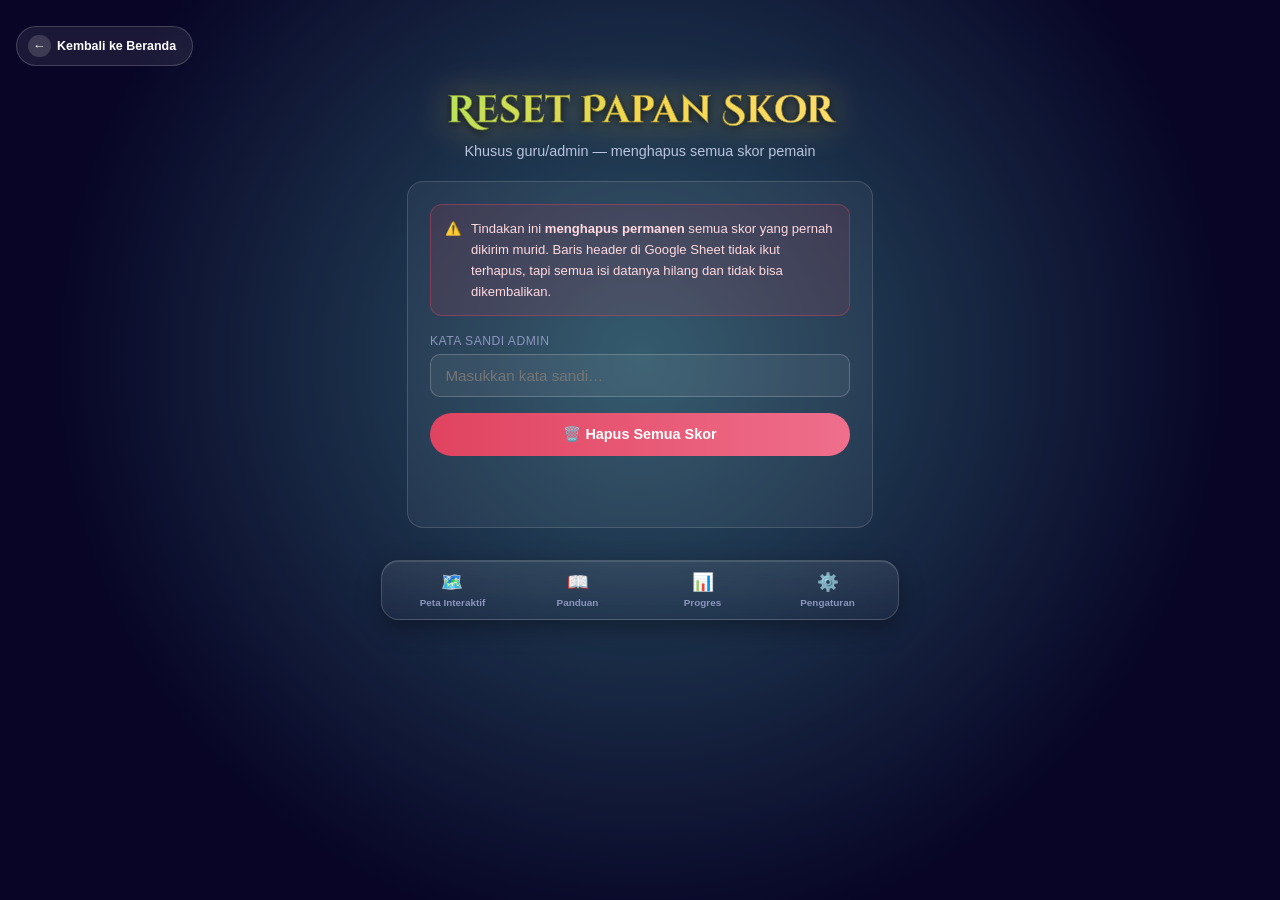
<file: reset-skor.html>
<!DOCTYPE html>
<html lang="id">
<head>
    <meta charset="UTF-8">
    <meta name="viewport" content="width=device-width, initial-scale=1.0">
    <title>CHRONOS-SPHERE — Reset Papan Skor (Admin)</title>
    <link rel="stylesheet" href="style.css" />
    <link rel="preconnect" href="https://fonts.googleapis.com">
    <link rel="preconnect" href="https://fonts.gstatic.com" crossorigin>
    <link href="https://fonts.googleapis.com/css2?family=Cinzel:wght@600;800&family=Cinzel+Decorative:wght@700&display=swap" rel="stylesheet">
    <style>
      /* Halaman ini sengaja TIDAK ditautkan dari menu/navigasi manapun —
         cuma buat gurunya sendiri, bukan buat murid. Kalau mau lebih aman
         lagi, hapus saja file ini dari server begitu lombanya selesai. */
      .reset-wrap{
        max-width:420px;
        margin:0 auto 2rem;
        padding:1.4rem;
        border-radius:16px;
        background:rgba(255,255,255,.05);
        border:1px solid rgba(255,255,255,.14);
      }
      .reset-peringatan{
        display:flex;
        gap:.6rem;
        padding:.8rem .9rem;
        margin-bottom:1.1rem;
        border-radius:12px;
        background:rgba(224,67,95,.12);
        border:1px solid rgba(224,67,95,.4);
        font-size:.82rem;
        line-height:1.6;
        color:#ffd9e0;
      }
      .reset-label{
        display:block;
        margin-bottom:.4rem;
        font-size:.76rem;
        letter-spacing:.04em;
        text-transform:uppercase;
        color:#8b95bd;
      }
      .reset-input{
        width:100%;
        box-sizing:border-box;
        padding:.75rem .9rem;
        margin-bottom:1rem;
        border-radius:10px;
        border:1px solid rgba(255,255,255,.2);
        background:rgba(255,255,255,.06);
        color:#fff;
        font-size:.95rem;
      }
      .reset-input:focus{ outline:2px solid #e0435f; outline-offset:1px; }
      .reset-btn{
        all:unset;
        box-sizing:border-box;
        display:block;
        width:100%;
        text-align:center;
        cursor:pointer;
        padding:.8rem;
        border-radius:999px;
        font-size:.9rem;
        font-weight:800;
        color:#fff;
        background:linear-gradient(90deg,#e0435f,#ef6f8c);
        transition:transform .15s ease, opacity .15s ease;
      }
      .reset-btn:hover{ transform:translateY(-2px); }
      .reset-btn:disabled{ opacity:.55; cursor:default; transform:none; }
      .reset-status{
        min-height:1.4em;
        margin-top:1rem;
        text-align:center;
        font-size:.85rem;
      }
      .reset-status.ok{ color:#6fbf73; }
      .reset-status.gagal{ color:#ef6f8c; }
    </style>
</head>
<body class="page-peta">

  <a href="index.html" class="back-link"><span class="back-icon">&larr;</span> Kembali ke Beranda</a>

  <div class="page-header">
    <h1 class="page-title">Reset Papan Skor</h1>
    <p class="page-subtitle">Khusus guru/admin — menghapus semua skor pemain</p>
  </div>

  <main class="reset-wrap">
    <div class="reset-peringatan">
      ⚠️ <span>Tindakan ini <b>menghapus permanen</b> semua skor yang pernah dikirim murid. Baris header di Google Sheet tidak ikut terhapus, tapi semua isi datanya hilang dan tidak bisa dikembalikan.</span>
    </div>

    <label class="reset-label" for="inputSandi">Kata sandi admin</label>
    <input type="password" id="inputSandi" class="reset-input" placeholder="Masukkan kata sandi…" autocomplete="off">

    <button type="button" class="reset-btn" id="tombolReset">🗑️ Hapus Semua Skor</button>

    <p class="reset-status" id="statusReset" aria-live="polite"></p>
  </main>

  <nav class="bottom-nav">
    <div class="nav-item"><a href="peta.html" style="all:unset;color:inherit;display:flex;flex-direction:column;align-items:center;gap:.25rem;">🗺️<span>Peta Interaktif</span></a></div>
    <div class="nav-item">📖<span>Panduan</span></div>
    <div class="nav-item">📊<span>Progres</span></div>
    <div class="nav-item">⚙️<span>Pengaturan</span></div>
  </nav>

  <script>
    // HARUS SAMA PERSIS dengan URL_SKOR di kuis.html / papan_skor.html
    const URL_SKOR = 'https://script.google.com/macros/s/AKfycbzMjRCHfjvFscKFq-jWbM0-jy1obrcY9nb_yjEQLraeR85ArynlefbSSrzuVjqcNkzuLQ/exec';
    

    const $ = id => document.getElementById(id);
    const tombol = $('tombolReset');
    const status = $('statusReset');
    const inputSandi = $('inputSandi');

    function tampilStatus(teks, kelas) {
      status.textContent = teks;
      status.className = 'reset-status' + (kelas ? ' ' + kelas : '');
    }

    tombol.addEventListener('click', async function () {
      const kunci = inputSandi.value;
      if (!kunci) {
        tampilStatus('Isi kata sandi dulu.', 'gagal');
        inputSandi.focus();
        return;
      }

      const yakin = confirm(
        'Yakin mau menghapus SEMUA skor pemain?\n\n' +
        'Tindakan ini tidak bisa dibatalkan.'
      );
      if (!yakin) return;

      tombol.disabled = true;
      tampilStatus('Menghapus…');

      try {
        const res = await fetch(URL_SKOR, {
          method: 'POST',
          body: JSON.stringify({ aksi: 'reset', kunci: kunci })
        });
        const j = await res.json();
        if (j.ok) {
          tampilStatus('✓ ' + (j.pesan || 'Semua skor sudah dihapus.'), 'ok');
          inputSandi.value = '';
        } else {
          tampilStatus('Gagal: ' + (j.error || 'terjadi kesalahan'), 'gagal');
        }
      } catch (e) {
        tampilStatus('Tidak bisa terhubung ke papan skor. Periksa koneksi internet.', 'gagal');
      } finally {
        tombol.disabled = false;
      }
    });

    inputSandi.addEventListener('keydown', function (e) {
      if (e.key === 'Enter') tombol.click();
    });
  </script>

</body>
</html>
</file>
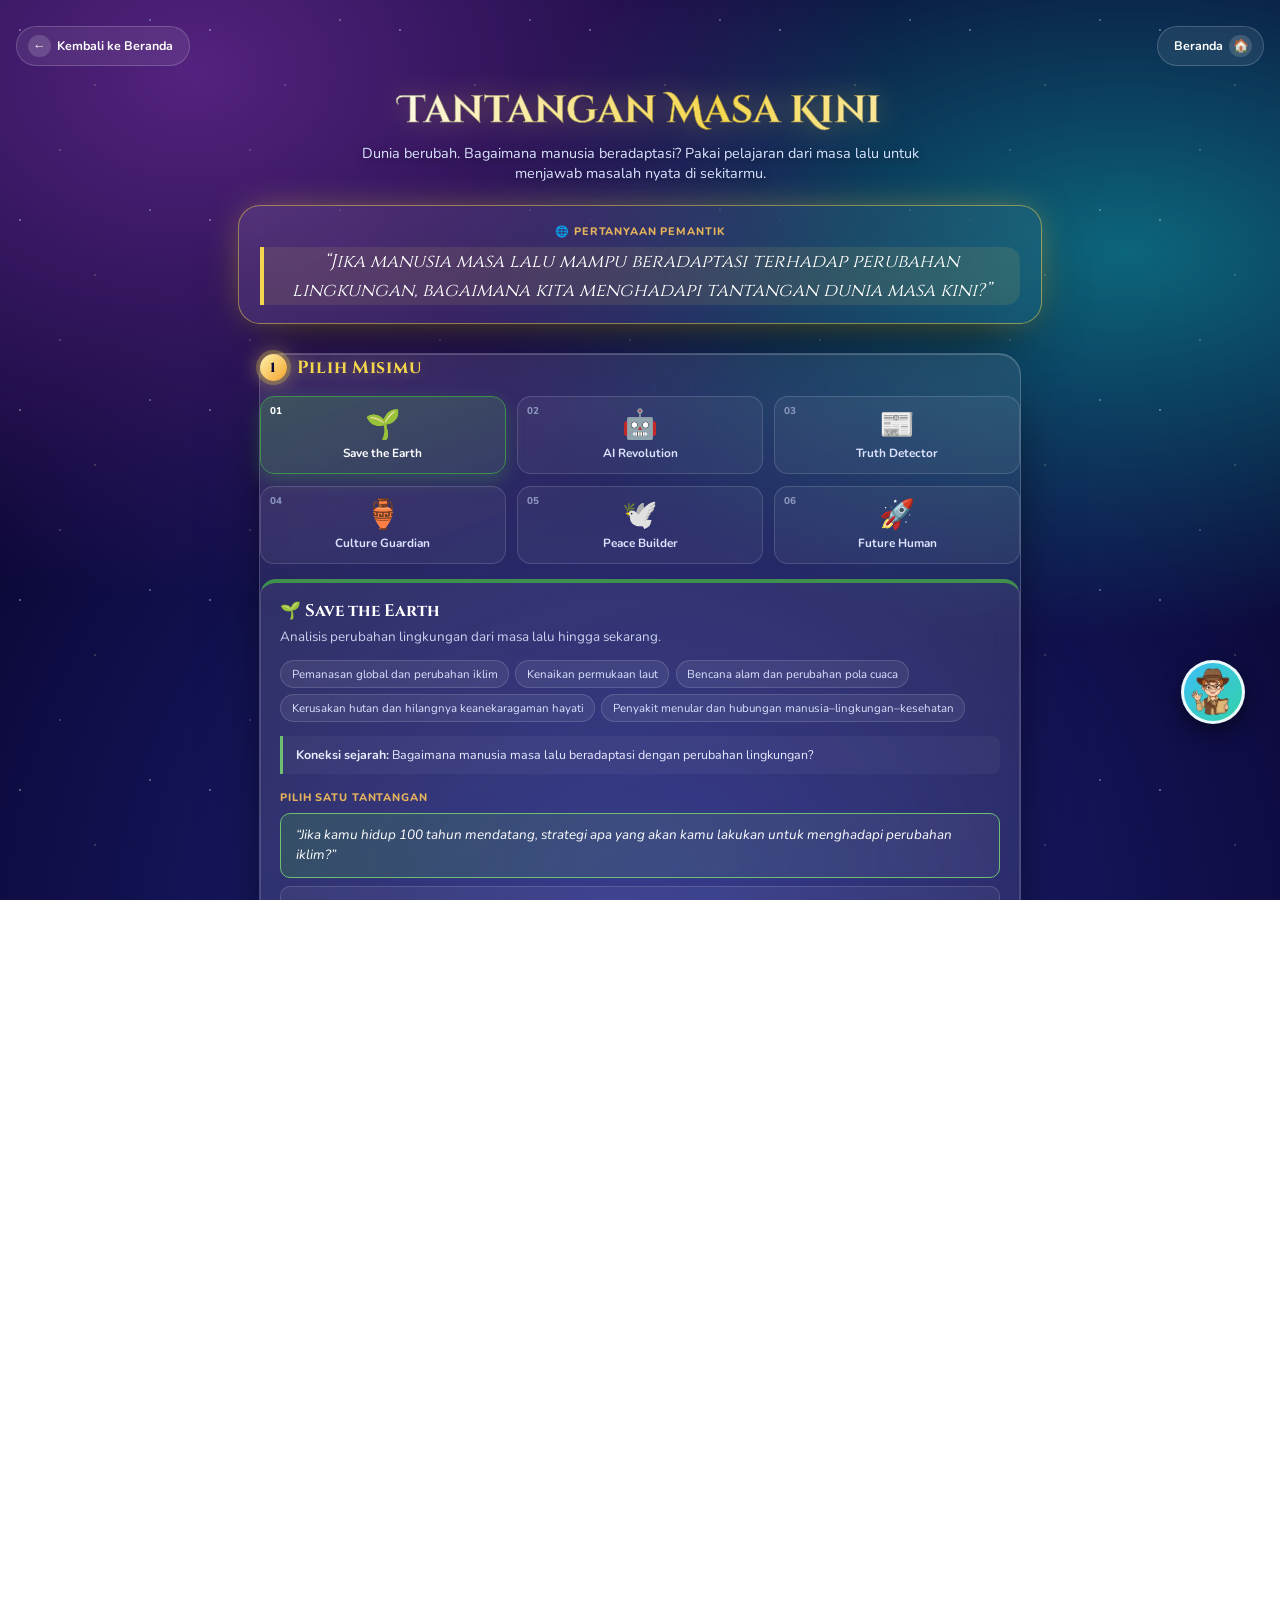
<file: tantangan.html>
<!DOCTYPE html>
<html lang="id">
<head>
    <meta charset="UTF-8">
    <meta name="viewport" content="width=device-width, initial-scale=1.0">
    <title>CHRONOS-SPHERE — Tantangan Masa Kini</title>
    <link rel="stylesheet" href="style.css" />
    <link rel="preconnect" href="https://fonts.googleapis.com">
    <link rel="preconnect" href="https://fonts.gstatic.com" crossorigin>
    <link href="https://fonts.googleapis.com/css2?family=Cinzel:wght@600;800&family=Cinzel+Decorative:wght@700&display=swap" rel="stylesheet">
<link href="https://fonts.googleapis.com/css2?family=Nunito:wght@600;700;800&display=swap" rel="stylesheet">
<link rel="stylesheet" href="plus.css" />
</head>
<body class="page-peta">

  <div class="top-bar">
    <a href="index.html" class="back-link" id="backLink"><span class="back-icon">&larr;</span> Kembali ke Beranda</a>
    <a href="index.html" class="home-btn" aria-label="Ke Beranda"><span class="home-teks">Beranda</span> <span class="home-icon">🏠</span></a>
  </div>

  <div class="page-header">
    <h1 class="page-title">Tantangan Masa Kini</h1>
    <p class="page-subtitle">Dunia berubah. Bagaimana manusia beradaptasi? Pakai pelajaran dari masa lalu untuk menjawab masalah nyata di sekitarmu.</p>
  </div>

  <!-- PERTANYAAN PEMANTIK -->
  <section class="tm-pemantik">
    <span class="tm-label">🌐 Pertanyaan Pemantik</span>
    <p class="tm-quote">&ldquo;Jika manusia masa lalu mampu beradaptasi terhadap perubahan lingkungan, bagaimana kita menghadapi tantangan dunia masa kini?&rdquo;</p>
  </section>

  <!-- LANGKAH 1: PILIH MISI -->
  <section class="tm-section">
    <h2 class="tm-heading"><span class="tm-num">1</span> Pilih Misimu</h2>
    <div class="tm-missions" id="daftarMisi"></div>
    <div class="tm-detail" id="detailMisi" aria-live="polite"></div>
  </section>

  <!-- LANGKAH 2: JALUR BERPIKIR -->
  <section class="tm-section">
    <h2 class="tm-heading"><span class="tm-num">2</span> Jalur Berpikir CHRONOS</h2>
    <p class="tm-intro">Dari masa lalu sampai aksi nyata. Isi tiap langkah dengan singkat; jawabanmu tersimpan otomatis selama tab terbuka.</p>

    <div class="tm-identitas">
      <input class="hotspot-input tm-input" id="namaKelompok" type="text" maxlength="24" placeholder="Nama / Kelompok (wajib)" autocomplete="off">
      <input class="hotspot-input tm-input" id="kelasSiswa" type="text" maxlength="12" placeholder="Kelas (wajib, mis. XI-2)" autocomplete="off">
    </div>
    <p class="tm-kunci-info" id="infoKunci">🔒 Isi nama asli dan kelasmu dulu untuk membuka kolom jawaban di bawah.</p>

    <div class="tm-progress" aria-label="Progres jalur berpikir">
      <div class="tm-progress-bar"><div class="tm-progress-fill" id="progresIsi"></div></div>
      <span class="tm-progress-text" id="progresTeks">0 / 5 langkah</span>
    </div>

    <ol class="tm-steps" id="daftarLangkah"></ol>

    <div class="tm-aksi">
      <button class="upload-btn tm-kirim" id="tombolKirim" type="button">Kirim Jawaban</button>
      <button class="tm-hapus" id="tombolHapus" type="button">🗑️ Hapus Jawaban</button>
    </div>
    <p class="tm-pesan" id="kirimPesan" hidden></p>
  </section>

  <!-- LANGKAH 3: FORMAT + KOMPETENSI -->
  <section class="tm-section">
    <h2 class="tm-heading"><span class="tm-num">3</span> Wujudkan Karyamu</h2>

    <div class="challenge-card">
      <h3>Apa Solusi Kita?</h3>
      <p>Ubah solusimu jadi karya yang bisa dilihat orang lain. Pilih formatnya, lalu unggah.</p>

      <div class="format-chips">
        <div class="format-chip selected" data-format="video">
          <span class="format-icon">🎬</span>Video
        </div>
        <div class="format-chip" data-format="infografis">
          <span class="format-icon">🖼️</span>Infografis
        </div>
        <div class="format-chip" data-format="poster">
          <span class="format-icon">🎨</span>Poster
        </div>
      </div>

      <div class="kr-form" id="formKarya">
        <label class="tm-label" for="krJudul">Judul karya</label>
        <input class="hotspot-input tm-input" id="krJudul" maxlength="80" placeholder="Contoh: Hemat Air untuk Bumi" autocomplete="off">
        <div id="krBoxFile">
          <label class="tm-label" for="krFile">Pilih gambar karya (JPG / PNG / WEBP)</label>
          <input class="hotspot-input tm-input" type="file" id="krFile" accept="image/jpeg,image/png,image/webp">
          <img class="kr-pratinjau" id="krPratinjau" alt="Pratinjau karya">
          <p class="upload-hint">Gambar otomatis dikecilkan supaya cepat terkirim.</p>
        </div>
        <div id="krBoxLink" hidden>
          <label class="tm-label" for="krLink">Link video YouTube</label>
          <input class="hotspot-input tm-input" id="krLink" inputmode="url" placeholder="https://youtu.be/...">
          <p class="upload-hint">Unggah videomu ke YouTube dengan mode <b>Tidak Publik (Unlisted)</b>, lalu tempel linknya di sini.</p>
        </div>
        <p class="tm-pesan" id="unggahPesan" hidden></p>
        <button class="upload-btn" id="tombolUnggah">Kirim Karya ke Galeri</button>
        <p class="upload-hint">Karyamu dilihat gurumu dulu, lalu tampil di <a href="galeri.html">Galeri Karya</a>.</p>
      </div>
    </div>

    <div class="tm-kompetensi">
      <span class="tm-label">🧠 Kompetensi yang kamu latih</span>
      <div class="tm-badges">
        <span class="tm-badge"><b>Critical Thinking</b> menganalisis sebab-akibat</span>
        <span class="tm-badge"><b>Historical Thinking</b> melihat perubahan &amp; keberlanjutan</span>
        <span class="tm-badge"><b>Problem Solving</b> mencari alternatif solusi</span>
        <span class="tm-badge"><b>Digital Literacy</b> mengevaluasi informasi digital</span>
        <span class="tm-badge"><b>AI Literacy</b> memahami peluang &amp; risiko AI</span>
        <span class="tm-badge"><b>Collaboration</b> bekerja dalam kelompok</span>
        <span class="tm-badge"><b>Creativity</b> menghasilkan gagasan baru</span>
        <span class="tm-badge"><b>Future Thinking</b> membangun kemungkinan masa depan</span>
        <span class="tm-badge"><b>Decision Making</b> memutuskan berdasarkan bukti</span>
      </div>
    </div>
  </section>

  <section class="tm-kunci">
    <p>&ldquo;Memahami masa lalu, membaca tantangan masa kini, dan merancang masa depan.&rdquo;</p>
    <span>History is not only about what happened—it is about how the past helps us navigate the future.</span>
  </section>

  <nav class="bottom-nav"></nav>

  <script>
    /* ============================================================
       DATA MISI (isi diambil dari dokumen Tantangan Masa Kini)
       Tiap misi: judul, ikon, warna, deskripsi, isu terkait,
       koneksi sejarah, dan satu/lebih pertanyaan tantangan.
       ============================================================ */
    const MISI = [
      {
        id: 'save-the-earth', no: '01', ikon: '🌱', judul: 'Save the Earth',
        a: '#3f8f4f', b: '#6fbf73',
        desk: 'Analisis perubahan lingkungan dari masa lalu hingga sekarang.',
        isu: ['Pemanasan global dan perubahan iklim', 'Kenaikan permukaan laut', 'Bencana alam dan perubahan pola cuaca', 'Kerusakan hutan dan hilangnya keanekaragaman hayati', 'Penyakit menular dan hubungan manusia–lingkungan–kesehatan'],
        koneksi: 'Bagaimana manusia masa lalu beradaptasi dengan perubahan lingkungan?',
        soal: [
          'Jika kamu hidup 100 tahun mendatang, strategi apa yang akan kamu lakukan untuk menghadapi perubahan iklim?',
          'Apa yang dapat kita pelajari dari respons masyarakat terhadap wabah pada masa lalu?'
        ]
      },
      {
        id: 'ai-revolution', no: '02', ikon: '🤖', judul: 'AI Revolution',
        a: '#2f7ce8', b: '#4a9cf5',
        desk: 'Analisis dampak AI terhadap kehidupan manusia.',
        isu: ['Perkembangan AI dan otomatisasi', 'Perubahan jenis pekerjaan', 'Literasi digital dan AI', 'Etika penggunaan teknologi', 'Ketergantungan manusia terhadap teknologi'],
        koneksi: 'Setiap lompatan teknologi, dari alat batu hingga internet, mengubah cara hidup manusia, dengan untung dan ruginya.',
        soal: ['Apakah teknologi selalu membuat kehidupan manusia menjadi lebih baik? Buktikan dengan contoh dari masa lalu dan masa kini.']
      },
      {
        id: 'truth-detector', no: '03', ikon: '📰', judul: 'Truth Detector',
        a: '#c98a2b', b: '#e0b24a',
        desk: 'Menguji kemampuan membedakan fakta, opini, dan misinformasi.',
        isu: ['Informasi menyebar sangat cepat', 'Hoaks dan misinformasi', 'Manipulasi gambar/video dan deepfake', 'Kemampuan memverifikasi sumber'],
        koneksi: 'Sejarawan menilai sumber sejarah. Generasi digital harus menilai sumber informasi.',
        soal: ['Bagaimana cara membedakan informasi yang dapat dipercaya dengan informasi yang menyesatkan?']
      },
      {
        id: 'culture-guardian', no: '04', ikon: '🏺', judul: 'Culture Guardian',
        a: '#d9552b', b: '#f0805a',
        desk: 'Merancang strategi pelestarian budaya lokal.',
        isu: ['Pertukaran budaya semakin cepat', 'Budaya lokal menghadapi perubahan', 'Akulturasi dan asimilasi', 'Pelestarian warisan budaya', 'Identitas generasi muda'],
        koneksi: 'Budaya selalu bertemu dan berubah lewat jalur dagang, migrasi, dan perjumpaan antarbangsa.',
        soal: ['Bagaimana mempertahankan identitas budaya tanpa menolak perubahan?']
      },
      {
        id: 'peace-builder', no: '05', ikon: '🕊️', judul: 'Peace Builder',
        a: '#1fa39b', b: '#4fd1c5',
        desk: 'Menganalisis konflik masa lalu dan merancang solusi perdamaian.',
        isu: ['Konflik sosial', 'Persaingan kepentingan', 'Migrasi dan perpindahan penduduk', 'Toleransi dan keberagaman', 'Diplomasi dan kerja sama'],
        koneksi: 'Sejarah mencatat kedua sisinya: konflik yang merusak dan kerja sama yang menyelamatkan.',
        soal: ['Apa yang dapat dipelajari dari konflik masa lalu agar kesalahan yang sama tidak terulang?']
      },
      {
        id: 'future-human', no: '06', ikon: '🚀', judul: 'Future Human',
        a: '#8b3fd6', b: '#b25df0',
        desk: 'Membayangkan kehidupan manusia 50–100 tahun mendatang berdasarkan bukti dan kecenderungan sejarah.',
        isu: ['Pertumbuhan kota dan kepadatan penduduk', 'Kebutuhan pangan dan energi', 'Kesenjangan wilayah', 'Digitalisasi, otomatisasi, dan ekonomi kreatif', 'Keterampilan abad ke-21'],
        koneksi: 'Kota, pekerjaan, dan cara hidup manusia selalu berubah mengikuti teknologi dan jumlah penduduk.',
        soal: [
          'Bagaimana manusia dapat membangun kota yang tetap nyaman, aman, dan berkelanjutan?',
          'Keterampilan apa yang harus kamu miliki agar mampu beradaptasi dengan dunia kerja masa depan?'
        ]
      }
    ];

    /* Lima langkah jalur berpikir: Masa Lalu → Analisis → Masa Kini → Prediksi → Aksi */
    const LANGKAH = [
      { ikon: '🔎', judul: 'Masa Lalu', tanya: 'Apa yang terjadi?', ph: 'Ceritakan peristiwa atau pelajaran dari situs sejarah yang kamu jelajahi...' },
      { ikon: '🧠', judul: 'Analisis', tanya: 'Mengapa hal itu terjadi?', ph: 'Jelaskan sebab dan akibatnya. Bagaimana manusia saat itu menanggapinya?' },
      { ikon: '🌐', judul: 'Masa Kini', tanya: 'Apa tantangannya sekarang?', ph: 'Hubungkan dengan masalah nyata di sekitarmu, misalnya di Tulungagung...' },
      { ikon: '🚀', judul: 'Prediksi', tanya: 'Apa kemungkinan yang terjadi?', ph: 'Kalau tidak ada yang berubah, apa yang bisa terjadi 10, 50, atau 100 tahun lagi?' },
      { ikon: '💡', judul: 'Aksi', tanya: 'Apa solusi yang dapat kita tawarkan?', ph: 'Tulis ide/solusimu di sini sebelum mengunggah karya...' }
    ];

    /* ============================================================
       STATE + PENYIMPANAN SEMENTARA (sessionStorage)
       Tersimpan selama tab masih terbuka, jadi tidak hilang
       kalau halaman ter-refresh.
       ============================================================ */
    const KUNCI_IDE = 'chronos_ide_terakhir';   // isi kotak Aksi (id="ideSolusi")
    const KUNCI_TM  = 'chronos_tantangan_state';
    const state = { misi: 0, soal: 0, nama: '', kelas: '', langkah: ['', '', '', '', ''] };
    let formatDipilih = 'video';

    function simpan() {
      try { sessionStorage.setItem(KUNCI_TM, JSON.stringify(state)); } catch (e) {}
    }
    try {
      const raw = sessionStorage.getItem(KUNCI_TM);
      if (raw) {
        const s = JSON.parse(raw);
        if (Number.isInteger(s.misi) && MISI[s.misi]) state.misi = s.misi;
        if (Number.isInteger(s.soal)) state.soal = s.soal;
        state.nama = String(s.nama || ''); state.kelas = String(s.kelas || '');
        if (Array.isArray(s.langkah)) state.langkah = LANGKAH.map((_, i) => String(s.langkah[i] || ''));
      }
      const draf = sessionStorage.getItem(KUNCI_IDE);
      if (draf && !state.langkah[4]) state.langkah[4] = draf;
    } catch (e) {}

    /* ---------- nama wajib & dipakai bersama kuis ---------- */
    const KUNCI_KUIS = 'chronos_kuis_v1';
    const NAMA_TERLARANG = ['pemain','anonim','anonymous','anon','tes','test','testing','coba','percobaan','user','admin','guest','tamu','siswa','murid','aku','saya','nama','namaku','nama saya','xxx','kelompok','kelas','abc','abcd'];
    const POLA_NGAWUR = ['asdf','sdfg','dfgh','fghj','ghjk','hjkl','qwer','wert','erty','rtyu','tyui','yuio','uiop','zxcv','xcvb','cvbn','vbnm'];
    function rapikan(t) { return String(t || '').trim().replace(/\s+/g, ' '); }
    function namaValid(n) {
      const kecil = rapikan(n).toLowerCase();
      const huruf = kecil.replace(/[^\p{L}]/gu, '');
      if (huruf.length < 3) return false;                          // terlalu pendek
      if (NAMA_TERLARANG.indexOf(kecil) >= 0) return false;        // nama asal-asalan
      if (/(\p{L})\1{3,}/u.test(kecil)) return false;              // aaaa
      if (!/[aeiou]/.test(huruf)) return false;                    // tanpa huruf hidup
      if (POLA_NGAWUR.some(p => huruf.indexOf(p) >= 0)) return false;  // asdf, qwer, dst.
      return true;
    }
    function kelasValid(k) {
      k = rapikan(k);
      return k.length >= 2 && /(\d|\b(?:x|xi|xii)\b)/i.test(k);    // mis. X-8, XI-2, XII IPS 1
    }
    function bacaDataKuis() {
      try { const d = JSON.parse(localStorage.getItem(KUNCI_KUIS)); if (d && typeof d === 'object') return d; } catch (e) {}
      return null;
    }
    function simpanKelasBersama(k) {
      const d = bacaDataKuis() || { nama: '', skor: [] };
      if (!Array.isArray(d.skor)) d.skor = [];
      d.kelas = String(k).trim().slice(0, 12);
      try { localStorage.setItem(KUNCI_KUIS, JSON.stringify(d)); } catch (e) {}
    }
    function simpanNamaBersama(n) {
      const d = bacaDataKuis() || { nama: '', skor: [] };
      if (!Array.isArray(d.skor)) d.skor = [];
      d.nama = String(n).trim().slice(0, 24);
      try { localStorage.setItem(KUNCI_KUIS, JSON.stringify(d)); } catch (e) {}
    }
    // Kalau siswa sudah mengisi nama di kuis, pakai nama yang sama di sini
    if (!namaValid(state.nama)) {
      const dk = bacaDataKuis();
      if (dk && namaValid(dk.nama)) state.nama = String(dk.nama);
    }
    if (!kelasValid(state.kelas)) {
      const dk2 = bacaDataKuis();
      if (dk2 && kelasValid(dk2.kelas)) state.kelas = String(dk2.kelas);
    }

    /* ============================================================
       RENDER MISI
       ============================================================ */
    const elMisi = document.getElementById('daftarMisi');
    const elDetail = document.getElementById('detailMisi');

    function buatEl(tag, kelas, teks) {
      const el = document.createElement(tag);
      if (kelas) el.className = kelas;
      if (teks !== undefined) el.textContent = teks;
      return el;
    }

    function renderDaftarMisi() {
      elMisi.textContent = '';
      MISI.forEach((m, i) => {
        const tombol = buatEl('button', 'tm-misi' + (i === state.misi ? ' aktif' : ''));
        tombol.type = 'button';
        tombol.style.setProperty('--a', m.a);
        tombol.style.setProperty('--b', m.b);
        tombol.setAttribute('aria-pressed', i === state.misi ? 'true' : 'false');
        tombol.append(buatEl('span', 'tm-misi-no', m.no), buatEl('span', 'tm-misi-ikon', m.ikon), buatEl('span', 'tm-misi-nama', m.judul));
        tombol.addEventListener('click', () => {
          state.misi = i; state.soal = 0; simpan();
          renderDaftarMisi(); renderDetail();
        });
        elMisi.appendChild(tombol);
      });
    }

    function renderDetail() {
      const m = MISI[state.misi];
      if (state.soal >= m.soal.length) state.soal = 0;
      elDetail.textContent = '';
      elDetail.style.setProperty('--a', m.a);
      elDetail.style.setProperty('--b', m.b);

      elDetail.append(buatEl('h3', 'tm-detail-judul', m.ikon + ' ' + m.judul), buatEl('p', 'tm-detail-desk', m.desk));

      const ul = buatEl('ul', 'tm-isu');
      m.isu.forEach(t => ul.appendChild(buatEl('li', '', t)));
      elDetail.appendChild(ul);

      const kon = buatEl('div', 'tm-koneksi');
      kon.append(buatEl('b', '', 'Koneksi sejarah: '), document.createTextNode(m.koneksi));
      elDetail.appendChild(kon);

      elDetail.appendChild(buatEl('span', 'tm-label', m.soal.length > 1 ? 'Pilih satu tantangan' : 'Tantanganmu'));
      m.soal.forEach((s, i) => {
        const k = buatEl('button', 'tm-soal' + (i === state.soal ? ' aktif' : ''), '“' + s + '”');
        k.type = 'button';
        k.setAttribute('aria-pressed', i === state.soal ? 'true' : 'false');
        k.addEventListener('click', () => { state.soal = i; simpan(); renderDetail(); });
        elDetail.appendChild(k);
      });
    }

    /* ============================================================
       RENDER LANGKAH + PROGRES
       ============================================================ */
    const elLangkah = document.getElementById('daftarLangkah');
    const MIN_HURUF = 10;

    function hitungProgres() {
      const terisi = state.langkah.filter(t => t.trim().length >= MIN_HURUF).length;
      document.getElementById('progresIsi').style.width = (terisi / LANGKAH.length * 100) + '%';
      document.getElementById('progresTeks').textContent = terisi + ' / ' + LANGKAH.length + ' langkah' + (terisi === LANGKAH.length ? ' ✨' : '');
      document.querySelectorAll('.tm-step').forEach((li, i) => {
        li.classList.toggle('selesai', state.langkah[i].trim().length >= MIN_HURUF);
      });
    }

    LANGKAH.forEach((l, i) => {
      const li = buatEl('li', 'tm-step');
      const kepala = buatEl('div', 'tm-step-kepala');
      kepala.append(buatEl('span', 'tm-step-ikon', l.ikon), buatEl('span', 'tm-step-judul', l.judul), buatEl('span', 'tm-step-tanya', l.tanya));

      const kotak = document.createElement('textarea');
      kotak.className = 'hotspot-input tm-step-isi';
      kotak.placeholder = l.ph;
      kotak.setAttribute('aria-label', l.judul + ': ' + l.tanya);
      kotak.value = state.langkah[i];
      if (i === 4) kotak.id = 'ideSolusi';
      kotak.addEventListener('input', () => {
        state.langkah[i] = kotak.value;
        if (i === 4) { try { sessionStorage.setItem(KUNCI_IDE, kotak.value); } catch (e) {} }
        simpan(); hitungProgres();
      });

      li.append(kepala, kotak);
      elLangkah.appendChild(li);
    });

    /* ============================================================
       PILIH FORMAT
       ============================================================ */
    document.querySelectorAll('.format-chip').forEach(chip => {
      chip.addEventListener('click', () => {
        document.querySelectorAll('.format-chip').forEach(c => c.classList.remove('selected'));
        chip.classList.add('selected');
        formatDipilih = chip.dataset.format;
      });
    });

    /* ============================================================
       UNGGAH KARYA -> tampil di Galeri Karya (galeri.html)
       Karya dikirim ke Web App galeri; guru menandai "ya" di Sheet agar tampil.
       ============================================================ */
    const GALERI_URL = 'https://script.google.com/macros/s/AKfycbzMjRCHfjvFscKFq-jWbM0-jy1obrcY9nb_yjEQLraeR85ArynlefbSSrzuVjqcNkzuLQ/exec';
    const kr = id => document.getElementById(id);
    const elPesan = kr('unggahPesan');
    function tampilPesan(teks, galat) {
      elPesan.textContent = teks;
      elPesan.classList.toggle('galat', !!galat);
      elPesan.hidden = false;
    }
    function idYoutube(u) { const m = /(?:youtu\.be\/|v=|embed\/|shorts\/)([\w-]{11})/.exec(u || ''); return m ? m[1] : ''; }
    let dataGambar = null;
    function aturFormat() {
      const v = formatDipilih === 'video';
      kr('krBoxLink').hidden = !v;
      kr('krBoxFile').hidden = v;
    }
    document.querySelectorAll('.format-chip').forEach(c => c.addEventListener('click', aturFormat));
    aturFormat();

    // Kecilkan gambar (maks 1800px, JPEG) supaya cepat terkirim
    kr('krFile').addEventListener('change', async () => {
      dataGambar = null; kr('krPratinjau').style.display = 'none';
      const file = kr('krFile').files[0]; if (!file) return;
      try {
        const bmp = await createImageBitmap(file);
        const skala = Math.min(1, 1800 / Math.max(bmp.width, bmp.height));
        const c = document.createElement('canvas');
        c.width = Math.round(bmp.width * skala); c.height = Math.round(bmp.height * skala);
        const g = c.getContext('2d'); g.fillStyle = '#fff'; g.fillRect(0, 0, c.width, c.height); g.drawImage(bmp, 0, 0, c.width, c.height);
        const url = c.toDataURL('image/jpeg', 0.85); dataGambar = url.split(',')[1];
        kr('krPratinjau').src = url; kr('krPratinjau').style.display = 'block'; elPesan.hidden = true;
      } catch (e) { tampilPesan('Gambar tidak bisa dibaca. Coba file lain.', true); }
    });

    kr('tombolUnggah').addEventListener('click', () => {
      if (!namaValid(state.nama)) { tampilPesan('Isi nama aslimu dulu di bagian Jawaban (langkah 2), ya.', true); elNama.focus(); return; }
      if (!kelasValid(state.kelas)) { tampilPesan('Isi kelasmu dulu, contoh: X-8 atau XI-2.', true); elKelas.focus(); return; }
      if (state.langkah[4].trim().length < MIN_HURUF) {
        tampilPesan('Isi dulu langkah 💡 Aksi: tulis ide/solusimu sebelum mengunggah karya.', true);
        kr('ideSolusi').focus(); return;
      }
      const judul = kr('krJudul').value.trim();
      if (!judul) { tampilPesan('Beri judul karyamu dulu ya.', true); kr('krJudul').focus(); return; }
      const d = { aksi: 'karya', jenis: formatDipilih, nama: state.nama.trim(), kelas: state.kelas.trim(), kelompok: state.nama.trim(), judul: judul };
      if (formatDipilih === 'video') {
        d.link = kr('krLink').value.trim();
        if (!idYoutube(d.link)) { tampilPesan('Tempel link YouTube yang benar ya.', true); return; }
      } else {
        if (!dataGambar) { tampilPesan('Pilih gambar karyamu dulu ya.', true); return; }
        d.mime = 'image/jpeg'; d.data = dataGambar;
      }
      try { sessionStorage.setItem(KUNCI_IDE, state.langkah[4].trim()); } catch (e) {}
      const btn = kr('tombolUnggah');
      btn.disabled = true; btn.textContent = 'Mengirim...';
      fetch(GALERI_URL, { method: 'POST', headers: { 'Content-Type': 'text/plain;charset=utf-8' }, body: JSON.stringify(d) })
        .then(r => r.json())
        .then(j => {
          if (!j.ok) throw new Error(j.error || 'ditolak server');
          tampilPesan('Terkirim ✓ Karyamu sudah masuk dan akan tampil di Galeri Karya setelah dilihat gurumu.');
          btn.textContent = 'Kirim Karya ke Galeri'; btn.disabled = false;
          kr('krJudul').value = ''; kr('krLink').value = ''; kr('krFile').value = ''; kr('krPratinjau').style.display = 'none'; dataGambar = null;
        })
        .catch(err => { btn.disabled = false; btn.textContent = 'Kirim Karya ke Galeri'; tampilPesan('Gagal mengirim karya' + (err && err.message && err.message !== 'Failed to fetch' ? ': ' + err.message : '. Periksa internet, lalu coba lagi.'), true); });
    });

    /* ============================================================
       KIRIM JAWABAN KE GOOGLE SHEETS (tab "Tantangan")
       Tempel URL Web App Apps Script (yang berakhiran /exec) di
       bawah ini. Pakai URL yang SAMA dengan yang dipakai kuis/papan skor.
       ============================================================ */
    const URL_APPS_SCRIPT = 'https://script.google.com/macros/s/AKfycbzMjRCHfjvFscKFq-jWbM0-jy1obrcY9nb_yjEQLraeR85ArynlefbSSrzuVjqcNkzuLQ/exec';

    const elNama = document.getElementById('namaKelompok');
    const elKelas = document.getElementById('kelasSiswa');
    const tombolKirim = document.getElementById('tombolKirim');
    const elKirimPesan = document.getElementById('kirimPesan');
    elNama.value = state.nama;
    elKelas.value = state.kelas;

    // Kolom jawaban terkunci sampai nama diisi
    const infoKunci = document.getElementById('infoKunci');
    function kocok(x) { x.classList.remove('kocok'); void x.offsetWidth; x.classList.add('kocok'); }
    function perbaruiKunci() {
      const buka = namaValid(state.nama) && kelasValid(state.kelas);
      document.querySelectorAll('.tm-step-isi').forEach(t => { t.disabled = !buka; });
      elLangkah.classList.toggle('tm-terkunci', !buka);
      infoKunci.hidden = buka;
    }
    elLangkah.addEventListener('click', () => {
      if (namaValid(state.nama) && kelasValid(state.kelas)) return;
      const salah = namaValid(state.nama) ? elKelas : elNama;
      kocok(salah); salah.focus();
    });

    function pesanKirim(teks, galat) {
      elKirimPesan.textContent = teks;
      elKirimPesan.classList.toggle('galat', !!galat);
      elKirimPesan.hidden = false;
    }
    function bukaKembaliTombol() {
      tombolKirim.disabled = false;
      tombolKirim.textContent = 'Kirim Jawaban';
    }
    elNama.addEventListener('input', () => { state.nama = elNama.value; simpan(); perbaruiKunci(); bukaKembaliTombol(); });
    elNama.addEventListener('change', () => { if (namaValid(state.nama)) simpanNamaBersama(state.nama); });
    elKelas.addEventListener('input', () => { state.kelas = elKelas.value; simpan(); perbaruiKunci(); bukaKembaliTombol(); });
    elKelas.addEventListener('change', () => { if (kelasValid(state.kelas)) simpanKelasBersama(state.kelas); });
    elLangkah.addEventListener('input', bukaKembaliTombol);

    tombolKirim.addEventListener('click', async () => {
      if (!URL_APPS_SCRIPT) { pesanKirim('Tujuan pengiriman belum dipasang. Minta guru mengisi URL_APPS_SCRIPT di kode.', true); return; }
      if (!namaValid(state.nama)) { pesanKirim('Tulis namamu yang asli dulu (bukan "tes", "asdf", atau nama asal-asalan).', true); elNama.focus(); return; }
      if (!kelasValid(state.kelas)) { pesanKirim('Isi kelasmu dulu, contoh: X-8 atau XI-2.', true); elKelas.focus(); return; }
      const kurang = state.langkah.findIndex(t => t.trim().length < MIN_HURUF);
      if (kurang >= 0) { pesanKirim('Langkah ' + LANGKAH[kurang].ikon + ' ' + LANGKAH[kurang].judul + ' belum diisi (minimal ' + MIN_HURUF + ' huruf).', true); return; }

      const m = MISI[state.misi];
      tombolKirim.disabled = true;
      tombolKirim.textContent = 'Mengirim...';
      try {
        // text/plain menghindari preflight CORS yang tidak didukung Apps Script
        const res = await fetch(URL_APPS_SCRIPT, {
          method: 'POST',
          headers: { 'Content-Type': 'text/plain;charset=utf-8' },
          body: JSON.stringify({
            aksi: 'tantangan',
            nama: state.nama.trim(), kelas: state.kelas.trim(),
            misi: m.no + ' ' + m.judul, tantangan: m.soal[state.soal],
            format: formatDipilih, langkah: state.langkah.map(t => t.trim())
          })
        });
        const hasil = await res.json();
        if (!hasil.ok) throw new Error(hasil.error || 'ditolak server');
        tombolKirim.textContent = 'Terkirim ✓';
        pesanKirim('Jawabanmu sudah terkirim ke guru. Lanjut wujudkan karyamu di langkah 3!');
      } catch (err) {
        bukaKembaliTombol();
        pesanKirim('Gagal mengirim. Cek koneksi lalu coba lagi. Jawabanmu tetap tersimpan di halaman ini.', true);
      }
    });

    /* Hapus semua jawaban dari layar + penyimpanan sementara perangkat ini.
       Jawaban yang sudah terkirim ke Sheets tidak ikut terhapus. */
    document.getElementById('tombolHapus').addEventListener('click', () => {
      if (!confirm('Hapus semua jawabanmu dari layar ini?\n\nJawaban yang sudah terkirim ke guru tetap tersimpan.')) return;
      state.misi = 0; state.soal = 0; state.nama = ''; state.kelas = '';
      state.langkah = ['', '', '', '', ''];
      try { sessionStorage.removeItem(KUNCI_TM); sessionStorage.removeItem(KUNCI_IDE); } catch (e) {}
      elNama.value = ''; elKelas.value = '';
      simpanNamaBersama(''); simpanKelasBersama('');
      document.querySelectorAll('.tm-step-isi').forEach(t => { t.value = ''; });
      renderDaftarMisi(); renderDetail(); hitungProgres(); bukaKembaliTombol(); perbaruiKunci();
      pesanKirim('Jawaban sudah dihapus dari layar ini.');
    });

    renderDaftarMisi();
    renderDetail();
    hitungProgres();
    perbaruiKunci();
  </script>

  <script src="nav.js"></script>
  <script src="app.js"></script>
  <script>
    window.Pemandu && window.Pemandu.set([
      'Saatnya beraksi! Pilih satu misi, lalu telusuri jalurnya: masa lalu, analisis, masa kini, prediksi, dan aksi.',
      'Hubungkan pelajaran sejarah dengan masalah nyata di Tulungagung, misalnya lingkungan, hoaks, atau budaya lokal.',
      'Pilih format karyamu: video, infografis, atau poster. Tulis idemu dulu, baru unggah.'
    ]);
  </script>

<script src="plus.js" defer></script>
</body>
</html>
</file>
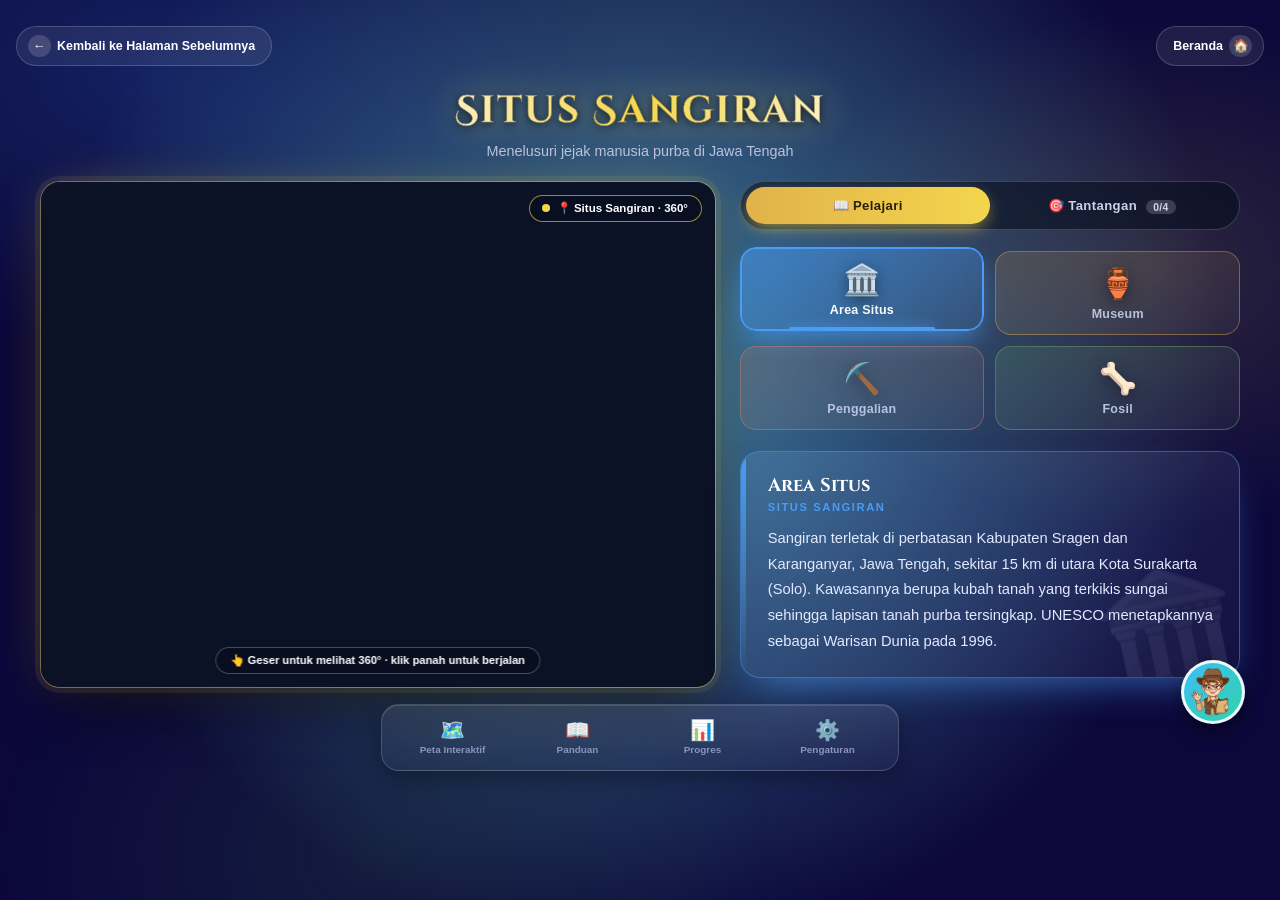
<file: tur360.html>
<!DOCTYPE html>
<html lang="id">
<head>
    <meta charset="UTF-8">
    <meta name="viewport" content="width=device-width, initial-scale=1.0">
    <title>CHRONOS-SPHERE — Tur 360°</title>
    <link rel="stylesheet" href="style.css" />
    <link rel="preconnect" href="https://fonts.googleapis.com">
    <link rel="preconnect" href="https://fonts.gstatic.com" crossorigin>
    <link href="https://fonts.googleapis.com/css2?family=Cinzel:wght@600;800&family=Cinzel+Decorative:wght@700&display=swap" rel="stylesheet">


    <style>
      #tourFrame{ position:relative; overflow:hidden; }
      #panorama{ width:100%; height:100%; background:#0b1226; }
      #panorama iframe{ display:block; width:100%; height:100%; border:0; }
      button.thumb-chip{ all:unset; box-sizing:border-box; cursor:pointer; flex-shrink:0; display:flex; flex-direction:column; align-items:center; gap:.3rem; padding:.5rem .8rem; border-radius:10px; background:rgba(255,255,255,.05); border:1px solid rgba(255,255,255,.12); color:#b9c4e0; font-size:.68rem; font-weight:600; transition:transform .15s ease, background .15s ease; }
      button.thumb-chip:hover{ transform:scale(1.05); }
      button.thumb-chip:focus-visible{ outline:2px solid #f4d64d; outline-offset:2px; }
      button.thumb-chip.active{ background:linear-gradient(90deg,#2f7ce8,#4a9cf5); border-color:transparent; color:#fff; }
      .thumb-strip{ justify-content:center; }
      .info-panel{ max-width:900px; margin:0 auto 1.6rem; padding:1rem 1.2rem; border-radius:14px; background:rgba(255,255,255,.06); border:1px solid rgba(255,255,255,.14); }
      .info-panel h3{ margin:0 0 .5rem; font-family:'Cinzel','Cinzel Decorative',Georgia,serif; font-size:1rem; color:#fff; }
      .info-panel p{ margin:0; font-size:.85rem; line-height:1.6; color:#c9d1ee; }

      /* ===== TAMPILAN BARU: kaca, cahaya, warna per tab ===== */
      body.page-peta::before{ content:''; position:fixed; inset:0; z-index:-1; pointer-events:none;
        background:radial-gradient(600px 400px at 12% 8%,rgba(47,124,232,.22),transparent 70%),
                   radial-gradient(520px 380px at 90% 30%,rgba(244,214,77,.14),transparent 70%),
                   radial-gradient(560px 420px at 30% 95%,rgba(63,143,79,.16),transparent 70%); }
      .page-title{ background:linear-gradient(90deg,#fff,#f4d64d,#fff); -webkit-background-clip:text; background-clip:text; -webkit-text-fill-color:transparent; color:transparent; letter-spacing:.05em; }
      .tour-frame{ border:1px solid rgba(244,214,77,.45); border-radius:20px;
        box-shadow:0 0 0 5px rgba(244,214,77,.08),0 24px 60px -16px rgba(0,0,0,.7),0 0 50px -10px rgba(244,214,77,.3); }
      .tour-badge{ position:absolute; right:.8rem; top:.8rem; z-index:5; pointer-events:none; display:flex; align-items:center; gap:.4rem;
        padding:.35rem .8rem; border-radius:999px; font-size:.72rem; font-weight:700; color:#fff;
        background:rgba(8,14,30,.65); border:1px solid rgba(244,214,77,.6); backdrop-filter:blur(6px); -webkit-backdrop-filter:blur(6px); }
      .tour-badge::before{ content:''; width:8px; height:8px; border-radius:50%; background:#f4d64d; box-shadow:0 0 0 0 rgba(244,214,77,.7); animation:badgeLive 1.8s infinite; }
      @keyframes badgeLive{ 70%{ box-shadow:0 0 0 8px rgba(244,214,77,0); } 100%{ box-shadow:0 0 0 0 rgba(244,214,77,0); } }

      .thumb-strip{ display:grid; grid-template-columns:repeat(4,1fr); gap:.7rem; overflow:visible; padding:.2rem 0 .3rem; }
      button.thumb-chip{ --acc:#4a9cf5; position:relative; overflow:hidden; flex-direction:column; justify-content:center; min-height:84px; border-radius:16px; font-size:.78rem; letter-spacing:.02em;
        background:linear-gradient(160deg,color-mix(in srgb,var(--acc) 16%,transparent),rgba(255,255,255,.04));
        border:1px solid color-mix(in srgb,var(--acc) 40%,transparent); transition:transform .25s cubic-bezier(.34,1.56,.64,1),box-shadow .25s ease,background .25s ease; }
      button.thumb-chip[data-tab="area"]{ --acc:#4a9cf5; }
      button.thumb-chip[data-tab="museum"]{ --acc:#e0b24a; }
      button.thumb-chip[data-tab="penggalian"]{ --acc:#f0805a; }
      button.thumb-chip[data-tab="fosil"]{ --acc:#6fbf73; }
      button.thumb-chip .thumb-icon{ font-size:1.9rem; transition:transform .3s cubic-bezier(.34,1.56,.64,1); filter:drop-shadow(0 4px 8px rgba(0,0,0,.4)); }
      button.thumb-chip:hover{ transform:translateY(-4px); }
      button.thumb-chip:hover .thumb-icon{ transform:scale(1.2) rotate(-6deg); }
      button.thumb-chip.active{ color:#fff; transform:translateY(-4px);
        background:linear-gradient(160deg,color-mix(in srgb,var(--acc) 55%,transparent),color-mix(in srgb,var(--acc) 15%,transparent));
        border-color:var(--acc); box-shadow:0 12px 28px -8px color-mix(in srgb,var(--acc) 80%,transparent),0 0 0 1px var(--acc) inset; }
      button.thumb-chip.active::after{ content:''; position:absolute; left:20%; right:20%; bottom:0; height:3px; border-radius:3px; background:var(--acc); box-shadow:0 0 12px var(--acc); }

      .info-panel{ --acc:#4a9cf5; position:relative; overflow:hidden; padding:1.3rem 1.5rem 1.4rem 1.7rem; border-radius:20px;
        background:linear-gradient(135deg,color-mix(in srgb,var(--acc) 14%,rgba(255,255,255,.05)),rgba(255,255,255,.04));
        border:1px solid color-mix(in srgb,var(--acc) 45%,transparent); box-shadow:0 18px 40px -18px color-mix(in srgb,var(--acc) 70%,transparent); backdrop-filter:blur(8px); -webkit-backdrop-filter:blur(8px); }
      .info-panel::before{ content:''; position:absolute; left:0; top:0; bottom:0; width:5px; background:linear-gradient(var(--acc),transparent); }
      .info-panel::after{ content:attr(data-icon); position:absolute; right:-.4rem; bottom:-1.6rem; font-size:7.5rem; opacity:.1; transform:rotate(-12deg); pointer-events:none; }
      .info-panel h3{ font-size:1.15rem; margin-bottom:.2rem; }
      .info-sub{ display:block; margin-bottom:.8rem; font-size:.7rem; font-weight:700; letter-spacing:.14em; text-transform:uppercase; color:var(--acc); }
      .info-panel p{ position:relative; z-index:1; font-size:.92rem; line-height:1.75; color:#e3e9ff; }
      .info-panel.ganti > *{ animation:infoMasuk .45s cubic-bezier(.2,.9,.25,1.1) both; }
      .info-panel.ganti p{ animation-delay:.08s; }
      @keyframes infoMasuk{ from{ opacity:0; transform:translateY(14px); filter:blur(4px); } to{ opacity:1; transform:none; filter:blur(0); } }

      .hotspot-btn{ background:linear-gradient(160deg,rgba(255,255,255,.1),rgba(255,255,255,.03)); backdrop-filter:blur(6px); }
      .hotspot-btn.active{ box-shadow:0 8px 22px -6px rgba(47,124,232,.8); }
      .hotspot-card{ position:relative; overflow:hidden; border-radius:20px; border:1px solid rgba(255,255,255,.16);
        background:linear-gradient(160deg,rgba(255,255,255,.09),rgba(255,255,255,.03)); box-shadow:0 18px 40px -20px rgba(0,0,0,.8); }
      .hotspot-card::before{ content:''; position:absolute; left:0; right:0; top:0; height:4px; background:linear-gradient(90deg,#2f7ce8,#f4d64d,#6fbf73); }
      .hotspot-card.active{ animation:infoMasuk .45s ease both; }
      .hotspot-submit{ transition:transform .2s ease,box-shadow .2s ease; }
      .hotspot-submit:not(:disabled):hover{ transform:translateY(-2px); box-shadow:0 8px 20px -6px rgba(244,214,77,.6); }
      @media (max-width:520px){ button.thumb-chip{ min-height:72px; font-size:.68rem; } button.thumb-chip .thumb-icon{ font-size:1.5rem; } .info-panel p{ font-size:.86rem; } }
      @media (prefers-reduced-motion:reduce){ .tour-badge::before,.info-panel.ganti > *,.hotspot-card.active{ animation:none; } }

      /* ===== LAYOUT 2 MODE: Pelajari / Tantangan ===== */
      .tour-layout{ max-width:1200px; margin:0 auto; padding:0 1rem; display:grid; grid-template-columns:minmax(0,1.35fr) minmax(0,1fr); gap:1.5rem; align-items:start; }
      .tour-left{ position:sticky; top:1rem; }
      .tour-left .tour-frame{ max-width:none; margin:0; aspect-ratio:4/3; }
      .tour-right{ min-width:0; }
      .tour-right .thumb-strip{ grid-template-columns:repeat(2,1fr); margin-bottom:1rem; }
      .tour-right .info-panel, .tour-right .hotspot-card{ max-width:none; }
      .tour-right .hotspot-list{ justify-content:flex-start; margin-bottom:1rem; }
      .tour-hint{ position:absolute; left:50%; bottom:.8rem; translate:-50% 0; z-index:5; pointer-events:none; white-space:nowrap; font-size:.7rem; font-weight:600; color:#fff; padding:.4rem .9rem; border-radius:999px; background:rgba(8,14,30,.7); border:1px solid rgba(255,255,255,.25); backdrop-filter:blur(6px); transition:opacity .6s ease; animation:hintNaik 2.4s ease-in-out infinite; }
      .tour-hint.hilang{ opacity:0; animation:none; }
      @keyframes hintNaik{ 50%{ transform:translateY(-4px); } }

      .mode-switch{ position:relative; display:grid; grid-template-columns:1fr 1fr; padding:5px; margin-bottom:1.1rem; border-radius:999px; background:rgba(8,14,30,.6); border:1px solid rgba(255,255,255,.18); backdrop-filter:blur(8px); }
      .mode-ind{ position:absolute; top:5px; bottom:5px; left:5px; width:calc(50% - 5px); border-radius:999px; background:linear-gradient(90deg,#e0b24a,#f4d64d); box-shadow:0 6px 18px -4px rgba(244,214,77,.7); transition:transform .4s cubic-bezier(.34,1.4,.64,1); }
      .mode-switch.tantang .mode-ind{ transform:translateX(100%); }
      .mode-btn{ all:unset; box-sizing:border-box; position:relative; z-index:1; cursor:pointer; text-align:center; padding:.7rem .5rem; font-size:.82rem; font-weight:800; letter-spacing:.03em; color:#c9d1ee; transition:color .3s ease; }
      .mode-btn.active{ color:#2a1f05; }
      .mode-btn:focus-visible{ outline:2px solid #fff; outline-offset:-3px; border-radius:999px; }
      .mode-btn em{ font-style:normal; font-size:.65rem; margin-left:.3rem; padding:.1rem .45rem; border-radius:999px; background:rgba(255,255,255,.18); }
      .mode-btn.active em{ background:rgba(42,31,5,.15); }
      .mode-pane{ display:none; }
      .mode-pane.active{ display:block; animation:infoMasuk .45s ease both; }

      .prog{ height:8px; border-radius:8px; background:rgba(255,255,255,.1); overflow:hidden; }
      .prog-bar{ height:100%; width:0; border-radius:8px; background:linear-gradient(90deg,#2f7ce8,#f4d64d,#6fbf73); transition:width .6s cubic-bezier(.2,.9,.25,1); }
      .prog-txt{ margin:.5rem 0 .9rem; font-size:.75rem; font-weight:700; color:#c9d1ee; letter-spacing:.04em; }
      .hotspot-btn.done .hotspot-num{ background:#3f8f4f; }
      .hotspot-btn.done .hotspot-num::after{ content:'✓'; }
      .hotspot-btn.done .hotspot-num{ font-size:0; } .hotspot-btn.done .hotspot-num::after{ font-size:.75rem; }
      .q-nav{ display:flex; justify-content:space-between; gap:.6rem; margin-top:.4rem; }
      .q-nav button{ all:unset; box-sizing:border-box; cursor:pointer; padding:.6rem 1.1rem; border-radius:999px; font-size:.78rem; font-weight:700; color:#fff; background:rgba(255,255,255,.08); border:1px solid rgba(255,255,255,.2); transition:transform .2s ease,background .2s ease; }
      .q-nav button:hover:not(:disabled){ transform:translateY(-2px); background:rgba(255,255,255,.16); }
      .q-nav #qNext{ background:linear-gradient(90deg,#2f7ce8,#4a9cf5); border-color:transparent; }
      .q-nav button:disabled{ opacity:.35; cursor:default; }
      .q-nav button:focus-visible{ outline:2px solid #f4d64d; outline-offset:2px; }
      @media (max-width:900px){ .tour-layout{ grid-template-columns:1fr; gap:1rem; } .tour-left{ position:static; } .tour-left .tour-frame{ aspect-ratio:16/10; } .tour-hint{ font-size:.62rem; } }
    </style>
</head>
<body class="page-peta">

  <div class="top-bar">
    <a href="peta.html" class="back-link" id="backLink"><span class="back-icon">&larr;</span> Kembali ke Peta</a>
    <a href="index.html" class="home-btn" aria-label="Ke Beranda"><span class="home-teks">Beranda</span> <span class="home-icon">🏠</span></a>
  </div>

  <div class="page-header">
    <h1 class="page-title" id="lokasiNama">Situs Fosil</h1>
    <p class="page-subtitle" id="lokasiSub">Tur panorama 360° lokasi penemuan fosil</p>
  </div>

  <div class="tour-layout">
    <div class="tour-left">
  <div class="tour-frame" id="tourFrame">
    <div id="panorama" style="width:100%; height:100%;"></div>
    <div class="tour-hint" id="tourHint">👆 Geser untuk melihat 360° · klik panah untuk berjalan</div>
    <div class="tour-badge" id="tourBadge">360°</div>
  </div>

    </div>
    <div class="tour-right">
      <div class="mode-switch" role="tablist">
        <span class="mode-ind" id="modeInd"></span>
        <button type="button" class="mode-btn active" data-mode="pelajari">📖 Pelajari</button>
        <button type="button" class="mode-btn" data-mode="tantangan">🎯 Tantangan <em id="skorBadge">0/4</em></button>
      </div>
      <div class="mode-pane active" id="paneP">
  <div class="thumb-strip" role="tablist" aria-label="Info situs">
    <button type="button" class="thumb-chip active" role="tab" data-tab="area"><span class="thumb-icon">🏛️</span>Area Situs</button>
    <button type="button" class="thumb-chip" role="tab" data-tab="museum"><span class="thumb-icon">🏺</span>Museum</button>
    <button type="button" class="thumb-chip" role="tab" data-tab="penggalian"><span class="thumb-icon">⛏️</span>Penggalian</button>
    <button type="button" class="thumb-chip" role="tab" data-tab="fosil"><span class="thumb-icon">🦴</span>Fosil</button>
  </div>

  <div class="info-panel ganti" id="infoPanel" role="tabpanel">
    <h3 id="infoJudul"></h3>
    <span class="info-sub" id="infoSub"></span>
    <p id="infoIsi"></p>
  </div>

      </div>
      <div class="mode-pane" id="paneT">
        <div class="prog"><div class="prog-bar" id="progBar"></div></div>
        <div class="prog-txt" id="progTxt">Pertanyaan 1 dari 4</div>
  <div style="display:flex;gap:.5rem;max-width:520px;margin:1rem auto 0;">
    <input type="text" id="namaSiswa" class="hotspot-input" placeholder="Nama..." style="flex:2;margin:0;" />
    <input type="text" id="kelasSiswa" class="hotspot-input" placeholder="Kelas..." style="flex:1;margin:0;" />
  </div>

  <div class="hotspot-list" id="hotspotList">
    <button class="hotspot-btn active" data-target="hm1"><span class="hotspot-num">01</span>Temukan Bukti</button>
    <button class="hotspot-btn" data-target="hm2"><span class="hotspot-num">02</span>Baca Ruang</button>
    <button class="hotspot-btn" data-target="hm3"><span class="hotspot-num">03</span>Hubungkan</button>
    <button class="hotspot-btn" data-target="hm4"><span class="hotspot-num">04</span>Uji Bukti</button>
  </div>

  <div class="hotspot-card active" id="hm1">
    <div class="hotspot-card-head">
      <h3>Temukan Bukti</h3>
      <span class="solo-badge solo-uni">Unistructural</span>
    </div>
    <p>Apa bukti kehidupan manusia purba yang kamu temukan di lingkungan ini? Sebutkan satu bukti dan informasi apa yang dapat diperoleh dari bukti tersebut.</p>
    <textarea class="hotspot-input" placeholder="Tulis jawabanmu di sini..."></textarea>
    <button class="hotspot-submit">Kirim</button>
  </div>

  <div class="hotspot-card" id="hm2">
    <div class="hotspot-card-head">
      <h3>Baca Ruang</h3>
      <span class="solo-badge solo-multi">Multistructural</span>
    </div>
    <p>Bagaimana kondisi geografis lokasi ini dapat membantu kita memahami kehidupan manusia purba pada masa lampau?</p>
    <textarea class="hotspot-input" placeholder="Tulis jawabanmu di sini..."></textarea>
    <button class="hotspot-submit">Kirim</button>
  </div>

  <div class="hotspot-card" id="hm3">
    <div class="hotspot-card-head">
      <h3>Hubungkan</h3>
      <span class="solo-badge solo-relational">Relational</span>
    </div>
    <p>Perhatikan posisi geografis, kebutuhan hidup, dan teknologi alat batu. Bagaimana ketiga unsur tersebut saling berhubungan dalam mendorong migrasi manusia purba?</p>
    <div class="hotspot-options">
      <span class="hotspot-option">Geografis</span>
      <span class="hotspot-option">Kebutuhan</span>
      <span class="hotspot-option">Teknologi</span>
    </div>
    <textarea class="hotspot-input" placeholder="Tulis jawabanmu di sini..."></textarea>
    <button class="hotspot-submit">Kirim</button>
  </div>

  <div class="hotspot-card" id="hm4">
    <div class="hotspot-card-head">
      <h3>Uji Bukti</h3>
      <span class="solo-badge solo-extended">Extended Abstract</span>
    </div>
    <p>Jangan langsung percaya! Pilih bukti paling kuat untuk mendukung kesimpulanmu tentang jalur migrasi manusia purba. Apa alasannya?</p>
    <div class="hotspot-options">
      <label class="hotspot-option"><input type="radio" name="bukti-360"> Bukti A</label>
      <label class="hotspot-option"><input type="radio" name="bukti-360"> Bukti B</label>
      <label class="hotspot-option"><input type="radio" name="bukti-360"> Bukti C</label>
    </div>
    <textarea class="hotspot-input" placeholder="Tulis alasanmu di sini..."></textarea>
    <button class="hotspot-submit">Kirim</button>
  </div>

        <div class="q-nav">
          <button type="button" id="qPrev">← Sebelumnya</button>
          <button type="button" id="qNext">Lanjut →</button>
        </div>
      </div>
    </div>
  </div>

  <nav class="bottom-nav"></nav>

  <script src="nav.js"></script>
  <script src="app.js"></script>

  <script>
    /* ============================================================
       DATA LOKASI
       "embed" = link Street View untuk lokasi itu. Isi dengan salah satu:
         (a) kode <iframe ...> lengkap dari Google Maps (Bagikan > Sematkan peta), atau
         (b) isi src="..." saja.
       Sekarang keenam lokasi masih memakai 1 embed sementara yang sama.
       ============================================================ */
    const LOKASI = {
      sangiran: {
        icon: '🦴',
        nama: 'Situs Sangiran',
        sub: 'Menelusuri jejak manusia purba di Jawa Tengah',
        pemandu: ['Ini Situs Sangiran. Geser panoramanya untuk melihat sekeliling.', 'Buka mode Tantangan untuk menjawab pertanyaan. Mulai dari nomor 01 ya.'],
        // SEMENTARA — ganti dengan embed Street View asli situs ini
        embed: 'https://www.google.com/maps/embed?pb=!4v1791968889431!6m8!1m7!1sCAoSF0NJSE0wb2dLRUlDQWdJQ2h6c2V6dVFF!2m2!1d-7.455848930699103!2d110.8344464416175!3f332.97807064630246!4f-3.210403961314938!5f0.7820865974627469',
        info: {
          area: 'Sangiran terletak di perbatasan Kabupaten Sragen dan Karanganyar, Jawa Tengah, sekitar 15 km di utara Kota Surakarta (Solo). Kawasannya berupa kubah tanah yang terkikis sungai sehingga lapisan tanah purba tersingkap. UNESCO menetapkannya sebagai Warisan Dunia pada 1996.',
          museum: 'Ada. Museum Manusia Purba Sangiran di Krikilan, Kalijambe, Sragen, memamerkan fosil manusia purba, hewan, dan alat batu, serta menjelaskan lapisan tanah Sangiran.',
          penggalian: 'Fosil di Sangiran banyak muncul di permukaan karena erosi hujan dan sungai. Peneliti dan warga menemukannya, lalu tim mencatat lokasi serta lapisan tanahnya sebelum fosil diangkat, dibersihkan, dan diteliti. Penelitian besar dipimpin G.H.R. von Koenigswald sejak 1930-an.',
          fosil: 'Dari Sangiran ditemukan fosil Homo erectus (dulu disebut Pithecanthropus), fosil hewan seperti gajah purba dan banteng, serta alat serpih dari batu.'
        }
      },
      trinil: {
        icon: '🦴',
        nama: 'Situs Trinil',
        sub: 'Tempat Eugène Dubois menemukan Manusia Jawa',
        pemandu: ['Ini Situs Trinil. Geser panoramanya untuk melihat sekeliling.', 'Buka mode Tantangan untuk menjawab pertanyaan. Mulai dari nomor 01 ya.'],
        // SEMENTARA — ganti dengan embed Street View asli situs ini
        embed: 'https://www.google.com/maps/embed?pb=!4v1791958871294!6m8!1m7!1sCAoSFkNJSE0wb2dLRUlDQWdJQ094Yk95T2c.!2m2!1d-7.374594726791623!2d111.3574868963961!3f280.698442533831!4f-11.696784119300602!5f0.7820865974627469',
        info: {
          area: 'Trinil berada di tepi Bengawan Solo, Kecamatan Kedunggalar, Kabupaten Ngawi, Jawa Timur.',
          museum: 'Ada. Museum Trinil di lokasi penemuan memamerkan replika fosil Homo erectus beserta fosil hewan dari sekitar Bengawan Solo.',
          penggalian: 'Eugène Dubois, dokter militer Belanda, menggali di tebing Bengawan Solo pada musim kemarau. Ia menemukan atap tengkorak pada 1891 dan tulang paha pada 1892 tidak jauh dari lokasi itu, lalu menamainya Pithecanthropus erectus.',
          fosil: 'Temuan utamanya atap tengkorak dan tulang paha Homo erectus, yang membuktikan manusia purba itu sudah berjalan tegak.'
        }
      },
      wajak: {
        icon: '🦴',
        nama: 'Situs Wajak',
        sub: 'Tempat ditemukannya Manusia Wajak di Campurdarat, Tulungagung',
        pemandu: ['Ini Situs Wajak. Geser panoramanya untuk melihat sekeliling.', 'Buka mode Tantangan untuk menjawab pertanyaan. Mulai dari nomor 01 ya.'],
        // SEMENTARA — ganti dengan embed Street View asli situs ini
        embed: 'https://www.google.com/maps/embed?pb=!4v1791958236062!6m8!1m7!1sQ4aq9uH-jzJ3t1u3US3Hog!2m2!1d-8.189234496924298!2d111.8306978227437!3f44.04913899934667!4f-7.0500542276587765!5f1.1043363856762676',
        info: {
          area: 'Situs Wajak berada di Campurdarat, Kabupaten Tulungagung, Jawa Timur, di kawasan perbukitan kapur (karst).',
          museum: 'Belum ada museum khusus di lokasi (cek lagi sebelum dipakai). Fosil aslinya dikenal tersimpan di museum di Belanda, sedangkan di Tulungagung ada replika dan informasinya.',
          penggalian: 'Fosil ditemukan pada 1888 oleh B.D. van Rietschoten di sebuah ceruk bukit karst, lalu diteliti Eugène Dubois. Temuan ini termasuk yang paling awal diteliti dari Indonesia.',
          fosil: 'Fosil tengkorak dan rahang Homo sapiens purba (Manusia Wajak), yang ciri tubuhnya sudah mirip manusia modern.'
        }
      },
      'lida-ajer': {
        icon: '🦴',
        nama: 'Situs Lida Ajer',
        sub: 'Gua di Sumatera Barat dengan gigi manusia modern awal',
        pemandu: ['Ini Situs Lida Ajer. Geser panoramanya untuk melihat sekeliling.', 'Buka mode Tantangan untuk menjawab pertanyaan. Mulai dari nomor 01 ya.'],
        // SEMENTARA — ganti dengan embed Street View asli situs ini
        embed: 'https://www.google.com/maps/embed?pb=!4v1791969353256!6m8!1m7!1sCAoSHENJQUJJaENBcndrTzhkZ3ZTLXZRMllBSDItdko.!2m2!1d-0.3184109872065776!2d100.5937708052155!3f359.88742!4f0!5f0.7820865974627469',
        info: {
          area: 'Lida Ajer adalah gua di wilayah Kabupaten Lima Puluh Kota, dekat Payakumbuh, Sumatera Barat.',
          museum: 'Belum ada museum khusus di gua (cek lagi sebelum dipakai). Koleksi lama hasil penggalian disimpan di museum di Belanda.',
          penggalian: 'Eugène Dubois menggali gua ini pada akhir 1880-an dan membawa fosilnya ke Belanda. Ratusan gigi diteliti ulang pada 2010-an dengan penanggalan modern.',
          fosil: 'Dua gigi Homo sapiens bersama fosil orangutan, harimau, dan hewan hutan lain, yang menunjukkan lingkungan hutan hujan tropis.'
        }
      },
      'leang-leang': {
        icon: '🎨',
        nama: 'Situs Leang-Leang',
        sub: 'Taman prasejarah dengan lukisan cadas purba di Maros, Sulawesi Selatan',
        pemandu: ['Ini Situs Leang-Leang. Geser panoramanya untuk melihat sekeliling.', 'Buka mode Tantangan untuk menjawab pertanyaan. Mulai dari nomor 01 ya.'],
        // SEMENTARA — ganti dengan embed Street View asli situs ini
        embed: 'https://www.google.com/maps/embed?pb=!4v1792034814109!6m8!1m7!1sxxo5RQuVHM4AAARV0EIONA!2m2!1d-4.979146359616825!2d119.6750822008181!3f43.895874!4f0!5f0.7820865974627469',
        info: {
          area: 'Taman Arkeologi Leang-Leang berada di Kelurahan Leang-Leang, Kecamatan Bantimurung, Kabupaten Maros, Sulawesi Selatan, di kawasan karst Maros-Pangkep.',
          museum: 'Belum ada museum khusus di lokasi (cek lagi sebelum dipakai). Taman ini dikelola Balai Pelestarian Cagar Budaya Sulawesi Selatan dan menjadi tempat wisata edukasi tentang lukisan cadas.',
          penggalian: 'Lukisan di Leang Pettae pertama tercatat pada 26 Februari 1950, saat C.H.M. Heeren-Palm menemukan tujuh cap tangan merah di langit-langit gua dalam penelitian H.R. van Heekeren. Pada 2014, penanggalan uranium-series pada cap tangan di Leang Timpuseng (sekitar 3 km dari taman) menunjukkan umur minimal 39.900 tahun.',
          fosil: 'Temuan utamanya bukan rangka manusia, tetapi seni cadas: cap tangan merah dan gambar babi rusa di dinding gua. Di kawasan Maros juga ditemukan alat batu khas bernama Maros point dari budaya Toala.'
        }
      },
      'liang-bua': {
        icon: '🦴',
        nama: 'Situs Liang Bua',
        sub: 'Tempat ditemukannya Homo floresiensis di Flores',
        pemandu: ['Ini Situs Liang Bua. Geser panoramanya untuk melihat sekeliling.', 'Buka mode Tantangan untuk menjawab pertanyaan. Mulai dari nomor 01 ya.'],
        // SEMENTARA — ganti dengan embed Street View asli situs ini
        embed: 'https://www.google.com/maps/embed?pb=!4v1792034947131!6m8!1m7!1sCAoSHENJQUJJaERMN2c2OEJJVGw0TVJHS0RkSG1NZzY.!2m2!1d-8.53101930111355!2d120.4435918204031!3f312.3142446352127!4f-3.788410676148459!5f0.7820865974627469',
        info: {
          area: 'Liang Bua adalah gua batu gamping di Kabupaten Manggarai, Pulau Flores, Nusa Tenggara Timur.',
          museum: 'Belum bisa dipastikan ada museum di lokasi (cek lagi sebelum dipakai). Informasi temuannya dipamerkan di museum arkeologi.',
          penggalian: 'Tim arkeolog Indonesia dan Australia menggali gua ini secara bertahap. Pada 2003 mereka menemukan rangka kecil yang kemudian dinamai Homo floresiensis, si manusia kerdil dari Flores.',
          fosil: 'Rangka Homo floresiensis (LB1) bertubuh sekitar 1 meter, alat batu, dan fosil hewan seperti gajah purba kerdil (Stegodon) dan komodo.'
        }
      }
    };

    const parameterLokasi = new URLSearchParams(location.search).get('lokasi');
    const kunci = Object.prototype.hasOwnProperty.call(LOKASI, parameterLokasi)
      ? parameterLokasi
      : Object.keys(LOKASI)[0];
    const L = LOKASI[kunci];

    document.title = 'CHRONOS-SPHERE — ' + L.nama;
    document.getElementById('lokasiNama').textContent = L.nama;
    document.getElementById('lokasiSub').textContent = L.sub;
    window.Pemandu && window.Pemandu.set(L.pemandu);

    // Tab info situs: Area Situs / Museum / Penggalian / Fosil
    const JUDUL_TAB = { area: 'Area Situs', museum: 'Museum', penggalian: 'Penggalian', fosil: 'Fosil' };
    const META_TAB = { area: ['🏛️', '#4a9cf5'], museum: ['🏺', '#e0b24a'], penggalian: ['⛏️', '#f0805a'], fosil: ['🦴', '#6fbf73'] };
    const chipTab = document.querySelectorAll('.thumb-chip[data-tab]');
    const panelInfo = document.getElementById('infoPanel');
    document.getElementById('tourBadge').textContent = '📍 ' + L.nama + ' · 360°';
    function tampilTab(kunciTab) {
      chipTab.forEach(c => { const on = c.dataset.tab === kunciTab; c.classList.toggle('active', on); c.setAttribute('aria-selected', on); });
      panelInfo.style.setProperty('--acc', META_TAB[kunciTab][1]);
      panelInfo.dataset.icon = META_TAB[kunciTab][0];
      document.getElementById('infoJudul').textContent = JUDUL_TAB[kunciTab];
      document.getElementById('infoSub').textContent = L.nama;
      document.getElementById('infoIsi').textContent = (L.info && L.info[kunciTab]) || 'Informasi belum tersedia.';
      panelInfo.classList.remove('ganti'); void panelInfo.offsetWidth; panelInfo.classList.add('ganti');
    }
    chipTab.forEach(c => c.addEventListener('click', () => tampilTab(c.dataset.tab)));
    tampilTab('area');

    // Mode Pelajari / Tantangan + progres
    const IDS = ['hm1', 'hm2', 'hm3', 'hm4'];
    const SELESAI = new Set();
    const modeBtns = document.querySelectorAll('.mode-btn');
    function setMode(m) {
      document.getElementById('paneP').classList.toggle('active', m === 'pelajari');
      document.getElementById('paneT').classList.toggle('active', m === 'tantangan');
      document.querySelector('.mode-switch').classList.toggle('tantang', m === 'tantangan');
      modeBtns.forEach(b => b.classList.toggle('active', b.dataset.mode === m));
    }
    modeBtns.forEach(b => b.addEventListener('click', () => setMode(b.dataset.mode)));
    function updateProg(id) {
      const i = IDS.indexOf(id), n = SELESAI.size;
      document.getElementById('progBar').style.width = (n / IDS.length * 100) + '%';
      document.getElementById('progTxt').textContent = n === IDS.length
        ? '🏆 Hebat! Semua tantangan di ' + L.nama + ' sudah terjawab.'
        : 'Pertanyaan ' + (i + 1) + ' dari ' + IDS.length + ' · ' + n + ' terjawab';
      document.getElementById('qPrev').disabled = i <= 0;
      document.getElementById('qNext').disabled = i >= IDS.length - 1;
      document.getElementById('skorBadge').textContent = n + '/' + IDS.length;
    }
    function idAktif() { const k = document.querySelector('.hotspot-card.active'); return k ? k.id : IDS[0]; }
    function tandaiSelesai(id) {
      SELESAI.add(id);
      const t = document.querySelector('.hotspot-btn[data-target="' + id + '"]');
      if (t) t.classList.add('done');
      updateProg(idAktif());
    }
    document.getElementById('qPrev').addEventListener('click', () => bukaKartu(IDS[IDS.indexOf(idAktif()) - 1]));
    document.getElementById('qNext').addEventListener('click', () => bukaKartu(IDS[IDS.indexOf(idAktif()) + 1]));
    updateProg('hm1');

    const buttons = document.querySelectorAll('.hotspot-btn');
    const cards = document.querySelectorAll('.hotspot-card');

    // Petunjuk singkat dari pemandu tiap pertanyaan (tidak membocorkan jawaban)
    const PETUNJUK = {
      hm1: ['Pertanyaan 1: cari satu bukti di sekelilingmu, lalu pikirkan apa yang bisa kamu pelajari darinya.'],
      hm2: ['Pertanyaan 2: perhatikan bentuk lahan, sumber air, dan lingkungan sekitar. Apa artinya bagi kehidupan manusia purba?'],
      hm3: ['Pertanyaan 3: hubungkan tiga hal, yaitu letak geografis, kebutuhan hidup, dan teknologi alat batu.'],
      hm4: ['Pertanyaan 4: jangan buru-buru percaya. Pilih bukti yang paling kuat, lalu jelaskan alasanmu.']
    };

    function bukaKartu(id) {
      const tombol = document.querySelector(`.hotspot-btn[data-target="${id}"]`);
      const kartu = document.getElementById(id);
      if (!tombol || !kartu) return false;
      buttons.forEach(b => b.classList.remove('active'));
      cards.forEach(c => c.classList.remove('active'));
      tombol.classList.add('active');
      kartu.classList.add('active');
      setMode('tantangan'); updateProg(id);
      if (window.Pemandu && PETUNJUK[id]) window.Pemandu.set(PETUNJUK[id]);
      return true;
    }
    buttons.forEach(btn => btn.addEventListener('click', () => bukaKartu(btn.dataset.target)));


    /* ============================================================
       SIMPAN JAWABAN KE GOOGLE SHEETS
       Tempel link Web App Apps Script kamu di SHEET_URL (berakhiran /exec).
       ============================================================ */
    const SHEET_URL = 'https://script.google.com/macros/s/AKfycbx0U0iV280vs7M_yxxcd6gqxmzNwcKXmNofRDc_C-9bDvC9ewUIxPB51kHiosIDfu64/exec';

    const namaInput = document.getElementById('namaSiswa');
    const kelasInput = document.getElementById('kelasSiswa');
    try {
      namaInput.value = localStorage.getItem('chronos_nama') || '';
      kelasInput.value = localStorage.getItem('chronos_kelas') || '';
    } catch (e) {}
    namaInput.addEventListener('input', function () {
      try { localStorage.setItem('chronos_nama', namaInput.value); } catch (e) {}
    });
    kelasInput.addEventListener('input', function () {
      try { localStorage.setItem('chronos_kelas', kelasInput.value); } catch (e) {}
    });

    document.querySelectorAll('.hotspot-submit').forEach(function (btn) {
      const kartu = btn.closest('.hotspot-card');
      const area = kartu.querySelector('.hotspot-input');
      // kalau jawaban diedit lagi, tombol bisa dikirim ulang
      area.addEventListener('input', function () { btn.disabled = false; btn.textContent = 'Kirim'; });

      btn.addEventListener('click', function () {
        const jawaban = area.value.trim();
        const radio = kartu.querySelector('input[type="radio"]:checked');
        const pilihan = radio ? radio.parentElement.textContent.trim() : '';
        const nama = namaInput.value.trim();

        const kelas = kelasInput.value.trim();
        if (!nama) { alert('Isi namamu dulu ya.'); namaInput.focus(); return; }
        if (!kelas) { alert('Isi kelasmu dulu ya.'); kelasInput.focus(); return; }
        if (kartu.id === 'hm4' && !radio) { alert('Pilih salah satu bukti dulu ya.'); return; }
        if (!jawaban) { alert('Tulis jawabanmu dulu ya.'); area.focus(); return; }
        if (SHEET_URL.indexOf('GANTI_') === 0) { alert('Link Google Sheets belum dipasang di SHEET_URL.'); return; }

        const data = {
          aksi: 'tur360',
          nama: nama,
          kelas: kelas,
          lokasi: L.nama,
          pertanyaan: kartu.querySelector('h3').textContent,
          level: kartu.querySelector('.solo-badge').textContent,
          pilihan: pilihan,
          jawaban: jawaban
        };

        btn.disabled = true;
        btn.textContent = 'Mengirim...';
        // text/plain + no-cors supaya tidak kena blokir CORS preflight Apps Script
        fetch(SHEET_URL, {
          method: 'POST',
          mode: 'no-cors',
          headers: { 'Content-Type': 'text/plain;charset=utf-8' },
          body: JSON.stringify(data)
        }).then(function () {
          btn.textContent = 'Terkirim ✓'; tandaiSelesai(kartu.id);
        }).catch(function () {
          btn.disabled = false;
          btn.textContent = 'Kirim';
          alert('Gagal mengirim. Periksa internet, lalu coba lagi.');
        });
      });
    });

    /* ============================================================
       TAMPILKAN PANORAMA (embed Street View)
       Isi sumber dari L.embed. Boleh berupa kode <iframe> lengkap atau
       hanya link src-nya.
       ============================================================ */
    function ambilSrc(teks) {
      const t = String(teks || '').trim();
      const m = t.match(/src\s*=\s*["']([^"']+)["']/i);
      return m ? m[1].replace(/&amp;/g, '&') : t;
    }
    (function pasangPanorama() {
      const box = document.getElementById('panorama');
      const src = ambilSrc(L.embed);
      if (src.indexOf('https://www.google.com/maps/embed') !== 0) {
        const pesan = document.createElement('div');
        pesan.className = 'tour-placeholder';
        pesan.textContent = 'Panorama 360° untuk lokasi ini belum dipasang.';
        box.appendChild(pesan);
        return;
      }
      const frame = document.createElement('iframe');
      frame.src = src;
      frame.title = 'Panorama 360° ' + L.nama;
      frame.loading = 'lazy';
      frame.allowFullscreen = true;
      frame.referrerPolicy = 'strict-origin-when-cross-origin';
      box.appendChild(frame);

      // Klik di dalam iframe tidak sampai ke halaman ini, jadi petunjuk
      // disembunyikan saat iframe mendapat fokus (window blur) atau setelah 8 detik.
      const hint = document.getElementById('tourHint');
      const sembunyi = () => hint.classList.add('hilang');
      window.addEventListener('blur', function () {
        if (document.activeElement === frame) sembunyi();
      });
      setTimeout(sembunyi, 8000);
    })();
  </script>


</body>
</html>
</file>
<file: style.css>
html, body {
  margin: 0;
  padding: 0;
  width: 100%;
  height: 100%;
  overflow-x: hidden;
}

html{
  height:100%;
}
body{
  margin:0;
  min-height:100vh;
  min-height:100svh;
  display:flex;
  flex-direction:column;
  align-items:center;
  justify-content:center;
  gap:1.6rem;
  position:relative;
  overflow-x:hidden;
  overflow-y:auto;
  padding:5.5rem 1rem 2rem;
  box-sizing:border-box;
  font-family:-apple-system,BlinkMacSystemFont,"Segoe UI",Roboto,sans-serif;
  background: radial-gradient(circle at 50% 40%, #427f9d, #0c083b 70%);
  background-attachment:fixed;
  color:#dfe6ff;           /* teks yang tidak diberi warna khusus tetap terbaca di latar gelap */
}

body::before{
  content:"";
  position:absolute;
  inset:0;
  background:rgba(0,0,0,.35);
  z-index:0;
}

.hero, .menu{
  position:relative;
  z-index:1;
}

/* ============================================
   HEADER SEKOLAH (index.html)
   ============================================ */
.school-header{
  position:absolute;
  top:.9rem;
  left:1rem;
  z-index:2;
  display:flex;
  align-items:center;
  gap:.6rem;
}
.school-logo-slot{
  flex-shrink:0;
  width:2.4rem;
  height:2.4rem;
  border-radius:50%;
  background:rgba(255,255,255,.12);
  border:1px solid rgba(255,255,255,.35);
  display:flex;
  align-items:center;
  justify-content:center;
  overflow:hidden;
}
.school-logo-slot img{
  width:100%;
  height:100%;
  object-fit:contain;
}
.school-logo-placeholder{
  font-size:.55rem;
  font-weight:700;
  letter-spacing:.05em;
  color:#dce3ff;
  opacity:.7;
}
.school-text{
  display:flex;
  flex-direction:column;
  line-height:1.2;
  text-decoration:none;
  transition:opacity .15s ease;
}
.school-text:hover{ opacity:.8; }
.school-name{
  font-size:.68rem;
  font-weight:700;
  letter-spacing:.03em;
  color:#fff;
  text-decoration:none;
  text-shadow:0 1px 4px rgba(0,0,0,.5);
}
.school-region{
  font-size:.6rem;
  color:#b9c4e0;
  text-decoration:none;
}

.hero{
  width:100%;
  max-width:700px;
  text-align:center;
  padding:0 1rem;
  margin:0 auto;
}
.title{
  margin:0;
  font-family:'Cinzel Decorative','Cinzel',Georgia,serif;
  font-size:clamp(2rem,6.5vw,3.6rem);
  font-weight:700;
  letter-spacing:.03em;
  background:linear-gradient(90deg,#9be85c,#f4d64d,#ffe07a);
  -webkit-background-clip:text;
  background-clip:text;
  color:transparent;
  -webkit-text-stroke:.5px rgba(0,0,0,.45);
  filter:drop-shadow(0 2px 4px rgba(0,0,0,.65)) drop-shadow(0 0 22px rgba(244,214,82,.45));
}
.subtitle{
  font-family:'Cinzel','Cinzel Decorative',Georgia,serif;
  font-size:clamp(1.1rem,2.6vw,1.5rem);
  font-weight:600;
  letter-spacing:.02em;
  color:#c8ae3b;
  margin-top:.4rem;
}
.tagline{
  font-size:clamp(.75rem,1.6vw,.95rem);
  color:#26b588;
  font-style:italic;
  margin-top:.6rem;
}

.menu{
  display:flex;
  flex-direction:column;
  align-items:stretch;
  gap:.9rem;
  width:100%;
  max-width:260px;
}

.menu-btn{
  all:unset;
  box-sizing:border-box;
  width:100%;
  cursor:pointer;
  display:flex;
  align-items:center;
  gap:.6rem;
  padding:.4rem .9rem .4rem .35rem;
  border-radius:999px;
  box-shadow:0 4px 14px rgba(0,0,0,.35);
  transition:transform .2s ease, box-shadow .2s ease;
}
.menu-btn:hover{
  transform:scale(1.06);
  box-shadow:0 6px 20px rgba(0,0,0,.5);
}
.menu-btn:active{
  transform:scale(.94);
  box-shadow:0 2px 8px rgba(0,0,0,.4);
}

.menu-btn .icon-circle{
  flex-shrink:0;
  width:1.5rem; height:1.5rem; border-radius:50%; background:#fff;
  display:flex; align-items:center; justify-content:center; font-size:.75rem;
}

.menu-btn .label{
  font-size:.72rem;
  font-weight:700;
  color:#fff;
  text-decoration:none;
  white-space:nowrap;
}

/* Peta Eksplorasi — biru */
.btn-peta-eksplorasi{ background:linear-gradient(90deg,#2f7ce8,#4a9cf5); }
.btn-peta-eksplorasi .icon-circle{ color:#2f7ce8; }

/* Out of Yunnan — oranye kemerahan 
.btn-teori-yunnan{ background:linear-gradient(90deg,#d9552b,#f0805a); }
.btn-teori-yunnan .icon-circle{ color:#d9552b; }*/

/* Out of Taiwan — teal 
.btn-teori-taiwan{ background:linear-gradient(90deg,#1fa39b,#4fd1c5); }
.btn-teori-taiwan .icon-circle{ color:#1fa39b; }*/

/* Out of Africa — emas 
.btn-teori-africa{ background:linear-gradient(90deg,#c98a2b,#e0b24a); }
.btn-teori-africa .icon-circle{ color:#c98a2b; }*/

/* Teori Nusantara — hijau 
.btn-teori-nusantara{ background:linear-gradient(90deg,#3f8f4f,#6fbf73); }
.btn-teori-nusantara .icon-circle{ color:#3f8f4f; }*/

/* Tantangan Masa Kini — pink/merah */
.btn-tantangan-masa-kini{ background:linear-gradient(90deg,#e0435f,#ef6f8c); }
.btn-tantangan-masa-kini .icon-circle{ color:#e0435f; }

/* Galeri Karya — ungu magenta */
.btn-galeri-karya{ background:linear-gradient(90deg,#8b3fd6,#b25df0); }
.btn-galeri-karya .icon-circle{ color:#8b3fd6; }

/* ============================================
   HALAMAN PETA EKSPLORASI (peta.html)
   ============================================ */
body.page-peta{
  display:block;
  overflow-y:auto;
  padding:1.6rem 1rem 3rem;
}
body.page-peta > *{ position:relative; z-index:1; }
/* Elemen yang HARUS tetap "fixed". Tanpa aturan ini, "body.page-peta > *" di atas
   (spesifisitas lebih tinggi) menimpa position:fixed milik pemandu, confetti, dan
   lightbox sehingga ketiganya tidak muncul di tempat yang benar. */
body.page-peta > .pemandu-wrap{ position:fixed; z-index:40; }
body.page-peta > .ps-confetti{ position:fixed; z-index:999; }
body.page-peta > .lightbox-overlay{ position:fixed; z-index:1000; }

.back-link{
  display:inline-flex;
  align-items:center;
  gap:.4rem;
  color:#fff;
  text-decoration:none;
  font-size:.78rem;
  font-weight:700;
  margin-bottom:1.2rem;
  padding:.5rem 1rem .5rem .7rem;
  border-radius:999px;
  background:rgba(255,255,255,.08);
  border:1px solid rgba(255,255,255,.18);
  backdrop-filter:blur(6px);
  transition:transform .15s ease, background .15s ease, box-shadow .15s ease;
}
.back-link .back-icon{
  display:flex;
  align-items:center;
  justify-content:center;
  width:1.4rem;
  height:1.4rem;
  border-radius:50%;
  background:rgba(255,255,255,.15);
  font-size:.8rem;
  transition:transform .15s ease;
}
.back-link:hover{
  background:rgba(255,255,255,.16);
  box-shadow:0 4px 14px rgba(0,0,0,.3);
  transform:translateX(-2px);
}
.back-link:hover .back-icon{ transform:translateX(-2px); }
.back-link:active{ transform:scale(.96); }

.page-header{
  text-align:center;
  max-width:600px;
  margin:0 auto 1.4rem;
}
.page-title{
  font-family:'Cinzel Decorative','Cinzel',Georgia,serif;
  font-size:clamp(1.6rem,4.5vw,2.4rem);
  font-weight:700;
  margin:0;
  background:linear-gradient(90deg,#9be85c,#f4d64d,#ffe07a);
  -webkit-background-clip:text;
  background-clip:text;
  color:transparent;
  -webkit-text-stroke:.5px rgba(0,0,0,.45);
  filter:drop-shadow(0 2px 4px rgba(0,0,0,.65)) drop-shadow(0 0 18px rgba(244,214,82,.4));
}
.page-subtitle{
  font-size:.9rem;
  color:#b9c4e0;
  margin-top:.4rem;
}

.map-frame{
  position:relative;
  max-width:900px;
  margin:0 auto 1.6rem;
  aspect-ratio:16/9;
  border-radius:14px;
  overflow:hidden;
  border:1px solid rgba(255,255,255,.15);
  background:rgba(255,255,255,.04);
}
.map-placeholder{
  height:100%;
  display:flex;
  flex-direction:column;
  align-items:center;
  justify-content:center;
  gap:.5rem;
  color:#8b95bd;
  font-size:.85rem;
  text-align:center;
  padding:1rem;
}

/* Gambar peta ilustrasi */
.map-image{
  width:100%;
  height:100%;
  object-fit:cover;
  display:block;
}

/* Pin lokasi fosil yang bisa diklik di atas peta */
.map-pin{
  position:absolute;
  transform:translate(-50%,-50%);
  display:flex;
  flex-direction:column;
  align-items:center;
  background:none;
  border:0;
  padding:0;
  font:inherit;
  color:inherit;
  cursor:pointer;
  z-index:2;
  text-decoration:none;
  -webkit-tap-highlight-color:transparent;
}
.pin-fosil{ --pin-a:#c98a2b; --pin-b:#e0b24a; --pin-glow:rgba(224,178,74,.55); --pin-glow0:rgba(224,178,74,0); }

.pin-dot{
  width:2rem;
  height:2rem;
  border-radius:50%;
  display:flex;
  align-items:center;
  justify-content:center;
  font-size:1.05rem;
  border:2px solid #fff;
  background:linear-gradient(135deg,var(--pin-a),var(--pin-b));
  box-shadow:0 3px 10px rgba(0,0,0,.4);
  animation:pin-pulse 2.2s infinite;
  transition:transform .15s ease;
}
@keyframes pin-pulse{
  0%{ box-shadow:0 0 0 0 var(--pin-glow); }
  70%{ box-shadow:0 0 0 14px var(--pin-glow0); }
  100%{ box-shadow:0 0 0 0 var(--pin-glow0); }
}

/* Label selalu tampil supaya jelas juga di HP (tidak ada hover) */
.pin-tooltip{
  margin-top:.3rem;
  font-size:.62rem;
  font-weight:700;
  color:#fff;
  background:rgba(0,0,0,.65);
  padding:.15rem .5rem;
  border-radius:999px;
  white-space:nowrap;
  pointer-events:none;
}
.map-pin:hover .pin-dot,
.map-pin:focus-visible .pin-dot{ transform:scale(1.18); }
.map-pin:focus-visible{ outline:2px solid #fff; outline-offset:4px; border-radius:12px; }

@media (max-width:520px){
  .pin-dot{ width:1.5rem; height:1.5rem; font-size:.8rem; }
  .pin-tooltip{ font-size:.55rem; padding:.12rem .4rem; }
}

.location-cards{
  max-width:900px;
  margin:0 auto 2rem;
  display:grid;
  grid-template-columns:repeat(auto-fit, minmax(230px, 1fr));
  gap:1rem;
}
/* Kartu 4 teori: selalu 2 x 2 (di HP maupun layar lebar) */
.teori-cards-title{
  max-width:760px;
  margin:0 auto .8rem;
  text-align:center;
  font-family:'Cinzel','Cinzel Decorative',Georgia,serif;
  font-size:1rem;
  color:#fff;
}
.teori-cards{
  max-width:760px;
  margin:0 auto 2rem;
  display:grid;
  grid-template-columns:repeat(2, 1fr);
  gap:1rem;
}
a.card{ text-decoration:none; color:inherit; }
.card{
  background:rgba(255,255,255,.05);
  border:1px solid rgba(255,255,255,.12);
  border-radius:14px;
  overflow:hidden;
  display:flex;
  flex-direction:column;
}
.card{
  cursor:pointer;
  transition:transform .15s ease, border-color .15s ease;
}
.card:hover{ transform:translateY(-3px); border-color:rgba(255,255,255,.35); }
.card:focus-visible{ outline:2px solid #fff; outline-offset:3px; }
.card-thumb{
  height:110px;
  display:flex;
  align-items:center;
  justify-content:center;
  font-size:2.4rem;
}
.thumb-yunnan{ background:linear-gradient(135deg,#d9552b,#3a1a10); }
.thumb-taiwan{ background:linear-gradient(135deg,#1fa39b,#0f2b2a); }
.thumb-africa{ background:linear-gradient(135deg,#c98a2b,#3a2a12); }
.thumb-nusantara{ background:linear-gradient(135deg,#3f8f4f,#12291a); }
.thumb-fosil{ background:linear-gradient(135deg,#c98a2b,#3a2a12); }
.card-body{
  padding:.9rem 1rem 1.1rem;
  flex:1;
  display:flex;
  flex-direction:column;
}
.card-body h3{
  margin:0 0 .3rem;
  font-family:'Cinzel','Cinzel Decorative',Georgia,serif;
  font-size:1rem;
  color:#fff;
}
.card-body p{
  margin:0 0 .8rem;
  font-size:.8rem;
  color:#b9c4e0;
  flex:1;
}
.card-btn{
  all:unset;
  box-sizing:border-box;
  display:block;
  width:100%;
  cursor:pointer;
  text-align:center;
  padding:.5rem;
  border-radius:999px;
  font-size:.78rem;
  font-weight:700;
  color:#fff;
  transition:transform .15s ease;
}
.card-btn:hover{ transform:scale(1.04); }
.btn-yunnan-card{ background:linear-gradient(90deg,#d9552b,#f0805a); }
.btn-taiwan-card{ background:linear-gradient(90deg,#1fa39b,#4fd1c5); }
.btn-africa-card{ background:linear-gradient(90deg,#c98a2b,#e0b24a); }
.btn-nusantara-card{ background:linear-gradient(90deg,#3f8f4f,#6fbf73); }
.btn-fosil-card{ background:linear-gradient(90deg,#c98a2b,#e0b24a); }

.bottom-nav{
  max-width:500px;
  margin:0 auto;
  display:flex;
  justify-content:space-between;
  background:rgba(255,255,255,.05);
  border:1px solid rgba(255,255,255,.12);
  border-radius:14px;
  padding:.7rem .5rem;
}
.nav-item{
  flex:1;
  display:flex;
  flex-direction:column;
  align-items:center;
  gap:.25rem;
  font-size:1.1rem;
  color:#8b95bd;
}
.nav-item span{ font-size:.62rem; font-weight:600; }
.nav-item.active{ color:#dc9d27; }
/* ============================================
   HALAMAN LOKASI / VIRTUAL TOUR (jalur-sutra.html, jalur-migrasi.html)
   ============================================ */
.tour-frame{
  max-width:900px;
  margin:0 auto 1.2rem;
  aspect-ratio:16/9;
  border-radius:14px;
  overflow:hidden;
  border:1px solid rgba(255,255,255,.15);
  background:rgba(255,255,255,.04);
  position:relative;
}
.tour-placeholder{
  height:100%;
  display:flex;
  flex-direction:column;
  align-items:center;
  justify-content:center;
  gap:.5rem;
  color:#8b95bd;
  font-size:.85rem;
  text-align:center;
  padding:1rem;
}

.thumb-strip{
  max-width:900px;
  margin:0 auto 1.6rem;
  display:flex;
  gap:.6rem;
  overflow-x:auto;
  padding-bottom:.3rem;
}
.thumb-chip{
  flex-shrink:0;
  display:flex;
  flex-direction:column;
  align-items:center;
  gap:.3rem;
  padding:.5rem .8rem;
  border-radius:10px;
  background:rgba(255,255,255,.05);
  border:1px solid rgba(255,255,255,.12);
  color:#b9c4e0;
  font-size:.68rem;
  font-weight:600;
}
.thumb-chip .thumb-icon{ font-size:1.3rem; }

.hotspot-list{
  max-width:900px;
  margin:0 auto 1.6rem;
  display:flex;
  flex-wrap:wrap;
  gap:.7rem;
  justify-content:center;
}
.hotspot-btn{
  all:unset;
  box-sizing:border-box;
  cursor:pointer;
  display:flex;
  align-items:center;
  gap:.5rem;
  padding:.55rem 1rem .55rem .55rem;
  border-radius:999px;
  background:rgba(255,255,255,.06);
  border:1px solid rgba(255,255,255,.16);
  color:#fff;
  font-size:.74rem;
  font-weight:700;
  transition:transform .15s ease, background .15s ease;
}
.hotspot-btn:hover{ transform:scale(1.04); }
.hotspot-btn.active{
  background:linear-gradient(90deg,#2f7ce8,#4a9cf5);
  border-color:transparent;
}
.hotspot-num{
  flex-shrink:0;
  width:1.6rem; height:1.6rem;
  border-radius:50%;
  background:rgba(255,255,255,.15);
  display:flex; align-items:center; justify-content:center;
  font-size:.68rem;
}

.hotspot-card{
  max-width:560px;
  margin:0 auto 1rem;
  background:rgba(255,255,255,.06);
  border:1px solid rgba(255,255,255,.14);
  border-radius:16px;
  padding:1.1rem 1.2rem 1.3rem;
  display:none;
}
.hotspot-card.active{ display:block; }
.hotspot-card-head{
  display:flex;
  align-items:center;
  justify-content:space-between;
  gap:.6rem;
  margin-bottom:.5rem;
}
.hotspot-card h3{
  margin:0;
  font-family:'Cinzel','Cinzel Decorative',Georgia,serif;
  font-size:1rem;
  color:#fff;
}
.hotspot-card p{
  margin:0 0 .8rem;
  font-size:.82rem;
  color:#c9d1ee;
  line-height:1.5;
}
.solo-badge{
  display:inline-flex;
  align-items:center;
  gap:.3rem;
  font-size:.62rem;
  font-weight:700;
  padding:.25rem .6rem;
  border-radius:999px;
  white-space:nowrap;
}
.solo-uni{ background:rgba(47,124,232,.18); color:#6fa8f5; }
.solo-multi{ background:rgba(63,143,79,.2); color:#7fd18e; }
.solo-relational{ background:rgba(201,138,43,.2); color:#e6b45c; }
.solo-extended{ background:rgba(139,63,214,.2); color:#c497f5; }

.hotspot-options{
  display:flex;
  flex-wrap:wrap;
  gap:.5rem;
  margin-bottom:.8rem;
}
.hotspot-option{
  display:flex;
  align-items:center;
  gap:.4rem;
  font-size:.76rem;
  color:#dce3ff;
  background:rgba(255,255,255,.05);
  border:1px solid rgba(255,255,255,.12);
  padding:.4rem .7rem;
  border-radius:999px;
  cursor:pointer;
}

.hotspot-input{
  width:100%;
  box-sizing:border-box;
  min-height:70px;
  resize:vertical;
  background:rgba(255,255,255,.06);
  border:1px solid rgba(255,255,255,.18);
  border-radius:10px;
  padding:.6rem .7rem;
  color:#fff;
  font-size:.8rem;
  font-family:inherit;
  margin-bottom:.7rem;
}
.hotspot-input::placeholder{ color:#8b95bd; }

.hotspot-submit{
  all:unset;
  box-sizing:border-box;
  display:block;
  width:100%;
  text-align:center;
  cursor:pointer;
  padding:.6rem;
  border-radius:999px;
  font-size:.8rem;
  font-weight:700;
  color:#fff;
  background:linear-gradient(90deg,#2f7ce8,#4a9cf5);
  transition:transform .15s ease;
}
.hotspot-submit:hover{ transform:scale(1.03); }

/* ============================================
   HALAMAN TANTANGAN MASA KINI (tantangan.html)
   ============================================ */
.challenge-card{
  max-width:560px;
  margin:0 auto 1.6rem;
  background:rgba(255,255,255,.06);
  border:1px solid rgba(255,255,255,.14);
  border-radius:16px;
  padding:1.2rem 1.3rem 1.4rem;
  text-align:center;
}
.challenge-card h3{
  margin:0 0 .5rem;
  font-family:'Cinzel','Cinzel Decorative',Georgia,serif;
  font-size:1.05rem;
  color:#fff;
}
.challenge-card p{
  margin:0 0 1rem;
  font-size:.82rem;
  color:#c9d1ee;
  line-height:1.5;
}

.format-chips{
  display:flex;
  justify-content:center;
  gap:.7rem;
  margin-bottom:1.1rem;
  flex-wrap:wrap;
}
.format-chip{
  display:flex;
  flex-direction:column;
  align-items:center;
  gap:.35rem;
  padding:.7rem 1rem;
  border-radius:12px;
  background:rgba(255,255,255,.05);
  border:1px solid rgba(255,255,255,.14);
  color:#dce3ff;
  font-size:.7rem;
  font-weight:600;
  cursor:pointer;
  transition:transform .15s ease, background .15s ease;
  min-width:80px;
}
.format-chip .format-icon{ font-size:1.4rem; }
.format-chip:hover{ transform:scale(1.05); }
.format-chip.selected{
  background:linear-gradient(180deg,rgba(139,63,214,.35),rgba(139,63,214,.15));
  border-color:#b25df0;
  color:#fff;
}

.upload-btn{
  all:unset;
  box-sizing:border-box;
  display:block;
  width:100%;
  text-align:center;
  cursor:pointer;
  padding:.7rem;
  border-radius:999px;
  font-size:.85rem;
  font-weight:700;
  color:#fff;
  background:linear-gradient(90deg,#8b3fd6,#b25df0);
  transition:transform .15s ease;
}
.upload-btn:hover{ transform:scale(1.03); }
.upload-hint{
  margin:.6rem 0 0;
  font-size:.7rem;
  color:#e6b45c;
  background:rgba(230,180,92,.1);
  border:1px solid rgba(230,180,92,.3);
  border-radius:8px;
  padding:.5rem .7rem;
}
.upload-hint[hidden]{ display:none; }

/* ============================================
   HALAMAN GALERI KARYA (galeri.html)
   ============================================ */
.gallery-tabs{
  max-width:700px;
  margin:0 auto 1.4rem;
  display:flex;
  justify-content:center;
  gap:.5rem;
  flex-wrap:wrap;
}
.gallery-tab{
  all:unset;
  box-sizing:border-box;
  cursor:pointer;
  padding:.4rem 1rem;
  border-radius:999px;
  font-size:.72rem;
  font-weight:700;
  color:#b9c4e0;
  background:rgba(255,255,255,.05);
  border:1px solid rgba(255,255,255,.12);
  transition:background .15s ease, color .15s ease;
}
.gallery-tab.active{
  background:linear-gradient(90deg,#8b3fd6,#b25df0);
  color:#fff;
  border-color:transparent;
}

.gallery-grid{
  max-width:900px;
  margin:0 auto 2rem;
  display:grid;
  grid-template-columns:repeat(auto-fit, minmax(220px, 1fr));
  gap:1rem;
}
.gallery-card{
  background:rgba(255,255,255,.05);
  border:1px solid rgba(255,255,255,.12);
  border-radius:14px;
  overflow:hidden;
  display:flex;
  flex-direction:column;
}
.gallery-card[data-type]{ display:flex; }
.gallery-card.hidden{ display:none; }
.gallery-thumb{
  height:110px;
  display:flex;
  align-items:center;
  justify-content:center;
  font-size:2rem;
  background:linear-gradient(135deg,#3a2a64,#12122d);
  position:relative;
}
.gallery-thumb .play-icon{
  position:absolute;
  inset:0;
  display:flex;
  align-items:center;
  justify-content:center;
  font-size:1.6rem;
}
.gallery-body{ padding:.8rem .9rem 1rem; }
.gallery-body h4{
  margin:0 0 .25rem;
  font-size:.85rem;
  color:#fff;
  font-family:'Cinzel','Cinzel Decorative',Georgia,serif;
}
.gallery-meta{
  font-size:.68rem;
  color:#8b95bd;
  display:flex;
  justify-content:space-between;
}

/* ============================================
   HALAMAN PENJELASAN TEORI (teori.html)
   ============================================ */
.teori-page{
  --acc-a:#3dbef5;
  --acc-b:#32d2aa;
  width:100%;
  max-width:760px;
  margin:0 auto 2rem;
  box-sizing:border-box;
  color:#dfe6ff;
}

.teori-hero{
  display:flex;
  align-items:center;
  gap:1rem;
  padding:1.2rem 1.3rem;
  margin-bottom:1rem;
  border-radius:18px;
  background:linear-gradient(135deg,var(--acc-a),var(--acc-b));
  box-shadow:0 8px 24px rgba(0,0,0,.35);
}
.teori-icon{
  flex-shrink:0;
  width:4rem;
  height:4rem;
  border-radius:50%;
  display:flex;
  align-items:center;
  justify-content:center;
  font-size:2rem;
  background:rgba(255,255,255,.92);
  box-shadow:0 4px 14px rgba(0,0,0,.3);
}
.teori-kicker{
  font-size:.62rem;
  letter-spacing:.12em;
  text-transform:uppercase;
  color:rgba(255,255,255,.8);
}
.teori-hero h1{
  margin:.15rem 0;
  font-family:'Cinzel','Cinzel Decorative',Georgia,serif;
  font-size:clamp(1.4rem,5vw,2rem);
  color:#fff;
  text-shadow:0 2px 8px rgba(0,0,0,.35);
}
.teori-sub{ font-size:.82rem; color:rgba(255,255,255,.92); }

.teori-meta{
  display:grid;
  grid-template-columns:1fr 1fr;
  gap:.7rem;
  margin-bottom:1rem;
}
@media (max-width:520px){
  .teori-meta{ grid-template-columns:1fr; }
}
.teori-chip{
  padding:.65rem .8rem;
  border-radius:12px;
  background:rgba(255,255,255,.06);
  border:1px solid rgba(255,255,255,.12);
  font-size:.8rem;
  line-height:1.45;
}
.teori-chip b{
  display:block;
  margin-bottom:.2rem;
  font-size:.64rem;
  letter-spacing:.06em;
  text-transform:uppercase;
  color:var(--acc-b);
}

.teori-section{
  margin-bottom:1rem;
  padding:1rem 1.1rem 1.1rem;
  border-radius:14px;
  background:rgba(255,255,255,.05);
  border:1px solid rgba(255,255,255,.1);
}
.teori-section h4{
  margin:0 0 .65rem;
  padding-left:.55rem;
  border-left:3px solid var(--acc-b);
  font-size:.85rem;
  letter-spacing:.03em;
  color:#fff;
}
.teori-ringkasan{ margin:0; font-size:.9rem; line-height:1.7; }

/* Tempat infografik */
.infographic-slot{
  margin:0;
  min-height:240px;
  display:flex;
  align-items:center;
  justify-content:center;
  border-radius:12px;
  overflow:hidden;
  border:2px dashed rgba(255,255,255,.25);
  background:rgba(255,255,255,.04);
}
.infographic-slot.has-img{
  display:block;
  min-height:0;
  border-style:solid;
  border-color:rgba(255,255,255,.15);
  background:none;
}
.infographic-img{ display:block; width:100%; height:auto; }
.infographic-empty{
  padding:1.6rem 1rem;
  text-align:center;
  color:#8b95bd;
  font-size:.8rem;
  line-height:1.7;
}
.infographic-empty .ie-icon{ display:block; font-size:2.4rem; margin-bottom:.3rem; }
.infographic-empty strong{ color:#dfe6ff; }
.infographic-empty code{
  padding:.1rem .4rem;
  border-radius:6px;
  background:rgba(255,255,255,.08);
  color:#dfe6ff;
  font-size:.74rem;
}

.jalur-chips{ display:flex; flex-wrap:wrap; align-items:center; gap:.4rem; }
.jalur-chip{
  padding:.3rem .75rem;
  border-radius:999px;
  font-size:.76rem;
  font-weight:700;
  color:#fff;
  background:linear-gradient(90deg,var(--acc-a),var(--acc-b));
}
.jalur-arrow{ color:#8b95bd; font-size:.85rem; }

.teori-bukti{ margin:0; padding-left:1.15rem; font-size:.86rem; line-height:1.6; }
.teori-bukti li{ margin-bottom:.45rem; }
.teori-bukti li:last-child{ margin-bottom:0; }

.teori-catatan{
  margin-bottom:1.2rem;
  padding:.85rem 1rem;
  border-radius:12px;
  background:rgba(255,255,255,.06);
  border-left:3px solid var(--acc-b);
  font-size:.84rem;
  line-height:1.6;
}
.teori-catatan b{ display:block; margin-bottom:.25rem; color:#fff; }
.teori-catatan p{ margin:0; color:#c8d1ec; }

/* Tombol teori sebelumnya / berikutnya */
.teori-pager{
  display:flex;
  justify-content:space-between;
  gap:.7rem;
}
.teori-pager a{
  text-decoration:none;
  padding:.55rem 1rem;
  border-radius:999px;
  font-size:.78rem;
  font-weight:700;
  color:#fff;
  background:rgba(255,255,255,.1);
  border:1px solid rgba(255,255,255,.2);
  transition:transform .15s ease, background .15s ease;
}
.teori-pager a:hover{ background:rgba(255,255,255,.2); transform:translateY(-2px); }

/* ============================================
   KUIS PETUALANGAN (kuis.html)
   ============================================ */
.btn-kuis-game{ background:linear-gradient(90deg,#f08a24,#f6b93b); }
.btn-kuis-game .icon-circle{ color:#f08a24; }

.kuis-wrap{ max-width:560px; margin:0 auto 1.6rem; }
.kuis-card{
  background:rgba(255,255,255,.06);
  border:1px solid rgba(255,255,255,.14);
  border-radius:16px;
  padding:1.1rem 1.2rem 1.3rem;
}
.kuis-card[hidden]{ display:none; }
.kuis-label{
  margin:1.1rem 0 .5rem;
  font-size:.74rem;
  font-weight:700;
  color:#dce3ff;
  letter-spacing:.02em;
}
.kuis-label:first-child{ margin-top:0; }
.kuis-input{
  width:100%;
  box-sizing:border-box;
  background:rgba(255,255,255,.06);
  border:1px solid rgba(255,255,255,.18);
  border-radius:10px;
  padding:.6rem .7rem;
  color:#fff;
  font-size:.85rem;
  font-family:inherit;
}
.kuis-input::placeholder{ color:#8b95bd; }

.kuis-topik{ display:grid; grid-template-columns:repeat(auto-fit,minmax(150px,1fr)); gap:.6rem; }
.kuis-topik-btn{
  all:unset;
  box-sizing:border-box;
  cursor:pointer;
  display:flex;
  align-items:center;
  gap:.5rem;
  padding:.65rem .8rem;
  border-radius:12px;
  background:rgba(255,255,255,.06);
  border:1px solid rgba(255,255,255,.14);
  color:#fff;
  font-size:.76rem;
  font-weight:700;
  transition:transform .15s ease, background .15s ease;
}
.kuis-topik-btn:hover{ transform:scale(1.03); background:rgba(255,255,255,.12); }
.kuis-topik-utama{
  grid-column:1/-1;
  background:linear-gradient(90deg,#f08a24,#f6b93b);
  border-color:transparent;
}
.kuis-topik-ico{ font-size:1.2rem; }
.kuis-rules{
  margin-top:1rem;
  font-size:.74rem;
  line-height:1.5;
  color:#b9c4e0;
  background:rgba(255,255,255,.04);
  border-radius:10px;
  padding:.6rem .8rem;
}

.kuis-stat{
  display:flex;
  justify-content:space-between;
  font-size:.78rem;
  font-weight:700;
  color:#fff;
  margin-bottom:.6rem;
}
.kuis-timer{
  height:8px;
  border-radius:999px;
  background:rgba(255,255,255,.1);
  overflow:hidden;
  margin-bottom:.9rem;
}
.kuis-timer-fill{
  height:100%;
  width:100%;
  border-radius:999px;
  background:linear-gradient(90deg,#3dbef5,#32d2aa);
  transition:background .3s ease;
}
.kuis-timer-fill.kritis{ background:linear-gradient(90deg,#e0435f,#ef6f8c); }
.kuis-meta{ display:flex; align-items:center; justify-content:space-between; gap:.5rem; flex-wrap:wrap; margin-bottom:.6rem; }
.kuis-topik-tag{ font-size:.68rem; color:#8b95bd; }
.kuis-pertanyaan{
  margin:0 0 .9rem;
  font-size:.98rem;
  line-height:1.45;
  color:#fff;
  font-weight:700;
}
.kuis-opsi-list{ display:flex; flex-direction:column; gap:.55rem; }
.kuis-opsi{
  all:unset;
  box-sizing:border-box;
  cursor:pointer;
  display:block;
  width:100%;
  padding:.7rem .9rem;
  border-radius:12px;
  background:rgba(255,255,255,.06);
  border:1px solid rgba(255,255,255,.16);
  color:#fff;
  font-size:.82rem;
  line-height:1.4;
  transition:transform .12s ease, background .12s ease;
}
.kuis-opsi:hover:not(:disabled){ background:rgba(255,255,255,.13); transform:scale(1.01); }
.kuis-opsi:disabled{ cursor:default; opacity:.8; }
.kuis-opsi.benar{ background:rgba(63,143,79,.35); border-color:#6fbf73; opacity:1; }
.kuis-opsi.salah{ background:rgba(224,67,95,.3); border-color:#ef6f8c; opacity:1; }

.kuis-feedback{
  margin-top:1rem;
  padding:.9rem 1rem 1rem;
  border-radius:12px;
  background:rgba(255,255,255,.05);
  border:1px solid rgba(255,255,255,.12);
}
.kuis-feedback[hidden]{ display:none; }
.kuis-feedback-judul{ font-weight:800; font-size:.95rem; margin-bottom:.15rem; }
.kuis-feedback-judul.ok{ color:#7fd18e; }
.kuis-feedback-judul.no{ color:#ef6f8c; }
.kuis-feedback-poin{ font-size:.72rem; color:#e6b45c; margin-bottom:.5rem; }
.kuis-feedback p{ margin:0 0 .8rem; font-size:.8rem; line-height:1.5; color:#c9d1ee; }

.kuis-hasil-atas{ text-align:center; padding:.3rem 0 .4rem; }
.kuis-gelar{ font-family:'Cinzel','Cinzel Decorative',Georgia,serif; font-size:1.05rem; color:#f4d64d; }
.kuis-total{ font-size:2.2rem; font-weight:800; color:#fff; margin:.2rem 0; }
.kuis-total-sub{ font-size:.75rem; color:#b9c4e0; }

.kuis-bar-row{ margin-bottom:.55rem; }
.kuis-bar-kepala{ display:flex; justify-content:space-between; font-size:.72rem; color:#dce3ff; margin-bottom:.25rem; }
.kuis-bar-trek{ height:8px; border-radius:999px; background:rgba(255,255,255,.1); overflow:hidden; }
.kuis-bar-isi{ height:100%; border-radius:999px; }
.kuis-bar-isi.tinggi{ background:#6fbf73; }
.kuis-bar-isi.sedang{ background:#e0b24a; }
.kuis-bar-isi.rendah{ background:#ef6f8c; }

.kuis-saran{ margin:0; padding-left:1.1rem; font-size:.78rem; line-height:1.55; color:#c9d1ee; }
.kuis-saran li{ margin-bottom:.4rem; }
.kuis-saran a{ color:#f4d64d; }

.kuis-skor{ margin:0; padding:0; list-style:none; }
.kuis-skor li{
  display:flex;
  align-items:center;
  gap:.5rem;
  padding:.45rem .6rem;
  border-radius:8px;
  background:rgba(255,255,255,.04);
  margin-bottom:.35rem;
  font-size:.74rem;
  color:#dce3ff;
}
.kuis-skor-nama{ flex:1; font-weight:700; color:#fff; overflow:hidden; text-overflow:ellipsis; white-space:nowrap; }
.kuis-skor-topik{ color:#8b95bd; font-size:.68rem; }
.kuis-skor-poin{ font-weight:800; color:#f4d64d; }
.kuis-skor-kosong{ color:#8b95bd; justify-content:center; }

.kuis-aksi{ display:flex; flex-direction:column; gap:.6rem; margin-top:1.2rem; }
.kuis-link-btn{
  display:block;
  text-align:center;
  text-decoration:none;
  padding:.6rem;
  border-radius:999px;
  font-size:.78rem;
  font-weight:700;
  color:#fff;
  background:rgba(255,255,255,.08);
  border:1px solid rgba(255,255,255,.18);
}
/* ============================================
   BADGE PERINGKAT & CONFETTI (kuis.html)
   ============================================ */
.ps-confetti{
  position:fixed; inset:0; overflow:hidden; pointer-events:none; z-index:999;
}
.ps-confetti-piece{
  position:absolute; bottom:-5vh; left:var(--x);
  width:var(--w); height:var(--h);
  background:var(--c);
  opacity:0;
  border-radius:2px;
  animation:psConfetiNaik var(--dur) cubic-bezier(.15,.65,.3,1) var(--delay) forwards;
}
@keyframes psConfetiNaik{
  0%{   opacity:1; transform:translate(0,0) rotate(0deg); }
  70%{  opacity:1; }
  100%{ opacity:0; transform:translate(var(--dx),-105vh) rotate(var(--rot)); }
}
@media (prefers-reduced-motion:reduce){
  .ps-confetti{ display:none; }
}

.ps-badge-juara{
  text-align:center; font-weight:800; font-size:1rem; color:#3a2e00;
  background:linear-gradient(90deg,#f4d64d,#ffe993);
  border:1px solid rgba(244,214,77,.7);
  border-radius:999px;
  padding:.6rem 1rem;
  margin-bottom:1rem;
  box-shadow:0 8px 20px rgba(244,214,77,.35);
}
.ps-badge-juara[hidden]{ display:none; }
@media (prefers-reduced-motion:no-preference){
  .ps-badge-juara:not(.diam){ animation:psBadgeMuncul .5s ease both; }
}
.ps-badge-juara.diam{ animation:none; }
@keyframes psBadgeMuncul{
  from{ opacity:0; transform:translateY(-6px) scale(.96); }
  to{ opacity:1; transform:none; }
}
/* ============================================
   KARAKTER PEMANDU (muncul di semua halaman)
   ============================================ */
.pemandu-wrap{
  position:fixed;
  right:clamp(1rem, 4vw, 2.2rem);
  bottom:clamp(7rem, 20vh, 11rem);   /* agak naik dari pojok bawah, tetap di atas bottom-nav */
  z-index:40;
  display:flex;
  flex-direction:column;
  align-items:flex-end;
  gap:.6rem;
  max-width:min(76vw, 300px);
  pointer-events:none;     /* biar area kosong di sekitar bubble tidak menghalangi klik konten */
}
.pemandu-wrap > *{ pointer-events:auto; }

.pemandu-bubble{
  position:relative;
  padding:.7rem .9rem;
  border-radius:16px;
  background:rgba(255,255,255,.96);
  color:#241a52;
  font-size:.8rem;
  line-height:1.55;
  box-shadow:0 10px 26px rgba(0,0,0,.4);
  cursor:pointer;
  overflow-wrap:anywhere;
  display:flex;
  align-items:flex-start;
  gap:.6rem;
  animation:pemandu-muncul .3s ease both;
}
.pemandu-bubble[hidden]{ display:none; }
.pemandu-bubble-teks{ flex:1; }
.pemandu-bubble-tutup{
  flex-shrink:0;
  width:1.2rem;
  height:1.2rem;
  border-radius:50%;
  display:flex;
  align-items:center;
  justify-content:center;
  font-size:.6rem;
  color:#241a52;
  background:rgba(36,26,82,.12);
}
.pemandu-bubble:hover .pemandu-bubble-tutup{ background:rgba(36,26,82,.25); }
/* Ekor bubble menunjuk ke karakter di bawahnya */
.pemandu-bubble::after{
  content:"";
  position:absolute;
  right:24px;
  bottom:-8px;
  border-left:8px solid transparent;
  border-right:8px solid transparent;
  border-top:9px solid rgba(255,255,255,.96);
}
@keyframes pemandu-muncul{
  from{ opacity:0; transform:translateY(8px); }
  to{ opacity:1; transform:none; }
}

.pemandu-avatar-btn{
  all:unset;
  /* WAJIB setelah "all:unset": all:unset mereset pointer-events jadi "ikut induk"
     (.pemandu-wrap = none), sehingga tombol tidak bisa diklik dan kliknya tembus
     ke konten di belakangnya. */
  pointer-events:auto;
  box-sizing:border-box;
  cursor:pointer;
  width:64px;
  height:64px;
  border-radius:50%;
  overflow:hidden;
  flex-shrink:0;
  position:relative;
  border:3px solid rgba(255,255,255,.9);
  background:linear-gradient(135deg,#3dbef5,#32d2aa);
  box-shadow:0 8px 20px rgba(0,0,0,.45);
  transition:transform .15s ease;
}
.pemandu-avatar-btn:hover{ transform:scale(1.06); }
.pemandu-avatar-btn:active{ transform:scale(.95); }
.pemandu-avatar-btn:focus-visible{ outline:2px solid #fff; outline-offset:3px; }
.pemandu-avatar-btn img{
  width:100%;
  height:100%;
  object-fit:cover;
  display:block;
}
.pemandu-avatar-placeholder{
  width:100%;
  height:100%;
  display:flex;
  align-items:center;
  justify-content:center;
  font-size:1.7rem;
  background:linear-gradient(135deg,#3dbef5,#32d2aa);
}

/* Cincin berdenyut saat karakter lagi "bicara" */
.pemandu-avatar-btn.bicara{ animation:pemandu-bicara 1s ease-in-out infinite; }
@keyframes pemandu-bicara{
  0%,100%{ box-shadow:0 8px 20px rgba(0,0,0,.45), 0 0 0 0 rgba(61,190,245,.55); }
  50%{ box-shadow:0 8px 20px rgba(0,0,0,.45), 0 0 0 12px rgba(61,190,245,0); }
}

@media (max-width:420px){
  .pemandu-wrap{ bottom:clamp(6.5rem, 18vh, 9rem); right:.9rem; }
  .pemandu-avatar-btn{ width:52px; height:52px; }
  .pemandu-bubble{ font-size:.75rem; padding:.6rem .8rem; }
  .pemandu-bubble::after{ right:18px; }
}
@media (prefers-reduced-motion:reduce){
  .pemandu-avatar-btn.bicara, .pemandu-bubble{ animation:none; }
}
/* Halaman tanpa bottom-nav (index): karakter boleh lebih ke bawah */
body:not(.page-peta) .pemandu-wrap{ bottom:clamp(2.5rem, 12vh, 5rem); }

/* ============================================
   STYLE YANG SEBELUMNYA BELUM ADA
   (dipakai di index.html, menu-teori.html, teori.html, galeri.html)
   ============================================ */

/* Tombol "Teori Asal-Usul" di beranda */
.btn-teori-menu{ background:linear-gradient(90deg,#1fa39b,#4fd1c5); }
.btn-teori-menu .icon-circle{ color:#1fa39b; }

/* Kartu pilihan teori (menu-teori.html) */
.hub-grid{
  max-width:760px;
  margin:0 auto 2rem;
  display:grid;
  grid-template-columns:repeat(2, 1fr);
  gap:1rem;
}
@media (max-width:520px){
  .hub-grid{ grid-template-columns:1fr; }
}
.hub-card{
  --a:#3dbef5;
  --b:#32d2aa;
  display:flex;
  flex-direction:column;
  gap:.45rem;
  padding:1.1rem 1.1rem 1.2rem;
  border-radius:16px;
  text-decoration:none;
  color:#fff;
  background:rgba(255,255,255,.06);
  border:1px solid rgba(255,255,255,.14);
  border-top:4px solid var(--a);
  transition:transform .15s ease, border-color .15s ease, box-shadow .15s ease;
}
.hub-card:hover{ transform:translateY(-3px); box-shadow:0 10px 24px rgba(0,0,0,.35); }
.hub-card:focus-visible{ outline:2px solid #fff; outline-offset:3px; }
.hub-icon{
  width:3rem;
  height:3rem;
  border-radius:50%;
  display:flex;
  align-items:center;
  justify-content:center;
  font-size:1.5rem;
  background:linear-gradient(135deg,var(--a),var(--b));
  box-shadow:0 4px 12px rgba(0,0,0,.3);
}
.hub-card h3{
  margin:.2rem 0 0;
  font-family:'Cinzel','Cinzel Decorative',Georgia,serif;
  font-size:1.05rem;
  color:#fff;
}
.hub-card p{
  margin:0;
  flex:1;
  font-size:.8rem;
  line-height:1.55;
  color:#c9d1ee;
}
.hub-btn{
  display:flex;
  align-items:center;
  justify-content:center;
  gap:.4rem;
  margin-top:.5rem;
  padding:.5rem;
  border-radius:999px;
  font-size:.78rem;
  font-weight:700;
  color:#fff;
  background:linear-gradient(90deg,var(--a),var(--b));
}
.hub-arrow{ transition:transform .15s ease; }
.hub-card:hover .hub-arrow{ transform:translateX(3px); }

/* Infografik di teori.html: layar penuh saat diklik (lightbox) */
.infographic-slot.has-img .infographic-img{ cursor:zoom-in; }
.lightbox-overlay{
  position:fixed;
  inset:0;
  z-index:1000;
  display:none;
  align-items:center;
  justify-content:center;
  padding:1rem;
  box-sizing:border-box;
  background:rgba(5,4,25,.93);
  cursor:zoom-out;
}
.lightbox-overlay.open{ display:flex; }
.lightbox-overlay img{
  max-width:100%;
  max-height:100%;
  object-fit:contain;
  border-radius:8px;
}
.lightbox-close{
  all:unset;
  box-sizing:border-box;
  position:absolute;
  top:1rem;
  right:1rem;
  width:2.4rem;
  height:2.4rem;
  border-radius:50%;
  display:flex;
  align-items:center;
  justify-content:center;
  cursor:pointer;
  font-size:1rem;
  color:#fff;
  background:rgba(255,255,255,.15);
  border:1px solid rgba(255,255,255,.3);
}
.lightbox-close:hover{ background:rgba(255,255,255,.28); }
.lightbox-close:focus-visible{ outline:2px solid #fff; outline-offset:2px; }

/* Pesan "belum ada karya" di galeri */
.gallery-kosong{
  max-width:900px;
  margin:0 auto 2rem;
  text-align:center;
  font-size:.85rem;
  color:#b9c4e0;
}
.gallery-kosong[hidden]{ display:none; }

/* ============================================
   TANTANGAN MASA KINI — komponen tambahan (tantangan.html)
   Misi, jalur berpikir 5 langkah, kompetensi, kalimat kunci
   ============================================ */
.tm-section, .tm-pemantik, .tm-kunci{
  max-width:760px;
  margin:0 auto 1.8rem;
}
.tm-label{
  display:block;
  font-size:.68rem;
  font-weight:800;
  letter-spacing:.08em;
  text-transform:uppercase;
  color:#e6b45c;
  margin-bottom:.5rem;
}
.tm-pemantik{
  text-align:center;
  padding:1.1rem 1.3rem;
  border-radius:16px;
  background:linear-gradient(135deg,rgba(224,67,95,.22),rgba(139,63,214,.2));
  border:1px solid rgba(255,255,255,.16);
}
.tm-quote{
  margin:0;
  font-family:'Cinzel',Georgia,serif;
  font-size:clamp(.95rem,2.8vw,1.15rem);
  line-height:1.6;
  color:#fff;
}
.tm-heading{
  display:flex;
  align-items:center;
  gap:.6rem;
  margin:0 0 .9rem;
  font-family:'Cinzel',Georgia,serif;
  font-size:1.1rem;
  color:#fff;
}
.tm-num{
  display:inline-flex;
  align-items:center;
  justify-content:center;
  width:1.7rem;
  height:1.7rem;
  border-radius:50%;
  font-size:.85rem;
  font-weight:800;
  color:#1b1440;
  background:linear-gradient(135deg,#f4d64d,#ffe07a);
}
.tm-intro{
  margin:0 0 .9rem;
  font-size:.82rem;
  line-height:1.5;
  color:#c9d1ee;
}

/* Kartu misi */
.tm-missions{
  display:grid;
  grid-template-columns:repeat(3,1fr);
  gap:.7rem;
  margin-bottom:.9rem;
}
.tm-misi{
  all:unset;
  box-sizing:border-box;
  position:relative;
  cursor:pointer;
  display:flex;
  flex-direction:column;
  align-items:center;
  gap:.3rem;
  padding:.9rem .5rem .8rem;
  border-radius:14px;
  text-align:center;
  background:rgba(255,255,255,.05);
  border:1px solid rgba(255,255,255,.14);
  color:#dce3ff;
  transition:transform .15s ease, background .15s ease, border-color .15s ease, box-shadow .15s ease;
}
.tm-misi:hover{ transform:translateY(-3px); background:rgba(255,255,255,.1); }
.tm-misi:focus-visible{ outline:2px solid #fff; outline-offset:2px; }
.tm-misi-no{
  position:absolute;
  top:.45rem; left:.55rem;
  font-size:.62rem;
  font-weight:800;
  color:#8b95bd;
}
.tm-misi-ikon{ font-size:1.8rem; line-height:1; }
.tm-misi-nama{ font-size:.74rem; font-weight:700; }
.tm-misi.aktif{
  color:#fff;
  border-color:var(--a);
  background:linear-gradient(160deg,color-mix(in srgb,var(--a) 38%,transparent),color-mix(in srgb,var(--b) 14%,transparent));
  box-shadow:0 6px 18px color-mix(in srgb,var(--a) 40%,transparent);
}
.tm-misi.aktif .tm-misi-no{ color:#fff; }

/* Panel detail misi */
.tm-detail{
  padding:1.1rem 1.2rem 1.2rem;
  border-radius:16px;
  background:rgba(255,255,255,.06);
  border:1px solid rgba(255,255,255,.14);
  border-top:4px solid var(--a,#b25df0);
}
.tm-detail-judul{
  margin:0 0 .3rem;
  font-family:'Cinzel',Georgia,serif;
  font-size:1.05rem;
  color:#fff;
}
.tm-detail-desk{
  margin:0 0 .8rem;
  font-size:.84rem;
  line-height:1.5;
  color:#c9d1ee;
}
.tm-isu{
  list-style:none;
  margin:0 0 .9rem;
  padding:0;
  display:flex;
  flex-wrap:wrap;
  gap:.4rem;
}
.tm-isu li{
  font-size:.72rem;
  padding:.3rem .65rem;
  border-radius:999px;
  color:#dce3ff;
  background:rgba(255,255,255,.07);
  border:1px solid rgba(255,255,255,.14);
}
.tm-koneksi{
  margin:0 0 1rem;
  padding:.6rem .8rem;
  font-size:.78rem;
  line-height:1.5;
  color:#e9edff;
  border-left:3px solid var(--b,#4fd1c5);
  background:rgba(255,255,255,.04);
  border-radius:0 8px 8px 0;
}
.tm-soal{
  all:unset;
  box-sizing:border-box;
  display:block;
  width:100%;
  cursor:pointer;
  margin-bottom:.5rem;
  padding:.7rem .9rem;
  font-size:.84rem;
  font-style:italic;
  line-height:1.5;
  color:#dce3ff;
  border-radius:10px;
  background:rgba(255,255,255,.05);
  border:1px solid rgba(255,255,255,.14);
  transition:background .15s ease, border-color .15s ease;
}
.tm-soal:hover{ background:rgba(255,255,255,.1); }
.tm-soal:focus-visible{ outline:2px solid #fff; outline-offset:2px; }
.tm-soal.aktif{
  color:#fff;
  border-color:var(--b,#4fd1c5);
  background:linear-gradient(90deg,color-mix(in srgb,var(--a) 30%,transparent),rgba(255,255,255,.05));
}

/* Progres */
.tm-progress{
  display:flex;
  align-items:center;
  gap:.7rem;
  margin-bottom:1rem;
}
.tm-progress-bar{
  flex:1;
  height:.55rem;
  border-radius:999px;
  background:rgba(255,255,255,.1);
  overflow:hidden;
}
.tm-progress-fill{
  height:100%;
  width:0;
  border-radius:999px;
  background:linear-gradient(90deg,#9be85c,#f4d64d);
  transition:width .35s ease;
}
.tm-progress-text{
  font-size:.72rem;
  font-weight:700;
  color:#e6b45c;
  white-space:nowrap;
}

/* Jalur 5 langkah */
.tm-steps{
  list-style:none;
  margin:0;
  padding:0;
  display:flex;
  flex-direction:column;
}
.tm-step{
  position:relative;
  margin:0 0 .3rem 1.1rem;
  padding:.9rem 1rem 1rem 1.3rem;
  border-radius:14px;
  background:rgba(255,255,255,.05);
  border:1px solid rgba(255,255,255,.12);
  transition:border-color .2s ease, background .2s ease;
}
/* garis penghubung antar langkah */
.tm-step::before{
  content:"";
  position:absolute;
  left:-.65rem; top:0; bottom:-.8rem;
  width:2px;
  background:linear-gradient(180deg,rgba(255,255,255,.28),rgba(255,255,255,.08));
}
.tm-step:last-child::before{ bottom:50%; }
.tm-step::after{
  content:"";
  position:absolute;
  left:-.9rem; top:1.3rem;
  width:.55rem; height:.55rem;
  border-radius:50%;
  background:#3a4372;
  border:2px solid rgba(255,255,255,.4);
}
.tm-step.selesai{
  border-color:rgba(155,232,92,.55);
  background:rgba(155,232,92,.07);
}
.tm-step.selesai::after{ background:#9be85c; border-color:#9be85c; }
.tm-step-kepala{
  display:flex;
  flex-wrap:wrap;
  align-items:baseline;
  gap:.25rem .6rem;
  margin-bottom:.55rem;
}
.tm-step-ikon{ font-size:1.15rem; }
.tm-step-judul{
  font-family:'Cinzel',Georgia,serif;
  font-size:.9rem;
  font-weight:800;
  color:#fff;
}
.tm-step-tanya{
  font-size:.78rem;
  font-style:italic;
  color:#b9c4e0;
}
.tm-step-isi{ margin-bottom:0; min-height:62px; }
.tm-step-isi:focus{ outline:2px solid #b25df0; outline-offset:1px; }

/* Kompetensi */
.tm-kompetensi{ margin-top:1.4rem; }
.tm-badges{ display:flex; flex-wrap:wrap; gap:.45rem; }
.tm-badge{
  font-size:.68rem;
  line-height:1.35;
  padding:.4rem .7rem;
  border-radius:10px;
  color:#c9d1ee;
  background:rgba(255,255,255,.05);
  border:1px solid rgba(255,255,255,.12);
}
.tm-badge b{ display:block; color:#fff; font-size:.72rem; }

/* Pesan setelah klik unggah */
.tm-pesan{
  margin:.6rem 0 0 !important;
  font-size:.72rem !important;
  color:#9be85c !important;
  background:rgba(155,232,92,.1);
  border:1px solid rgba(155,232,92,.3);
  border-radius:8px;
  padding:.5rem .7rem;
}
.tm-pesan[hidden]{ display:none; }

/* Kalimat kunci */
.tm-kunci{
  text-align:center;
  padding:1rem 1.2rem;
}
.tm-kunci p{
  margin:0 0 .4rem;
  font-family:'Cinzel Decorative','Cinzel',Georgia,serif;
  font-size:clamp(.95rem,3vw,1.2rem);
  line-height:1.5;
  background:linear-gradient(90deg,#9be85c,#f4d64d,#ffe07a);
  -webkit-background-clip:text;
  background-clip:text;
  color:transparent;
}
.tm-kunci span{ font-size:.74rem; font-style:italic; color:#8b95bd; }

@media (max-width:520px){
  .tm-missions{ grid-template-columns:repeat(2,1fr); }
  .tm-step{ padding:.8rem .8rem .9rem 1.1rem; }
}
@media (prefers-reduced-motion:reduce){
  .tm-misi, .tm-soal, .tm-progress-fill, .tm-step{ transition:none; }
  .tm-misi:hover{ transform:none; }
}

/* Kolom identitas + tombol kirim jawaban */
.tm-identitas{ display:grid; grid-template-columns:2fr 1fr; gap:.6rem; margin-bottom:.9rem; }
.tm-input{ min-height:0; resize:none; margin-bottom:0; }
.tm-input:focus{ outline:2px solid #b25df0; outline-offset:1px; }
.tm-kirim{ margin-top:.9rem; background:linear-gradient(90deg,#3f8f4f,#6fbf73); }
.tm-kirim:disabled{ opacity:.7; cursor:default; transform:none; }
.tm-pesan.galat{
  color:#ff9fb0 !important;
  background:rgba(224,67,95,.12);
  border-color:rgba(224,67,95,.4);
}
@media (max-width:520px){ .tm-identitas{ grid-template-columns:1fr; } }

/* Tombol kirim + hapus berdampingan */
.tm-aksi{ display:flex; gap:.6rem; margin-top:.9rem; align-items:stretch; }
.tm-aksi .tm-kirim{ margin-top:0; flex:1; }
.tm-hapus{
  all:unset;
  box-sizing:border-box;
  cursor:pointer;
  padding:.7rem 1rem;
  border-radius:999px;
  font-size:.8rem;
  font-weight:700;
  color:#ffb3c0;
  background:rgba(224,67,95,.1);
  border:1px solid rgba(224,67,95,.45);
  white-space:nowrap;
  transition:transform .15s ease, background .15s ease;
}
.tm-hapus:hover{ background:rgba(224,67,95,.22); transform:scale(1.03); }
.tm-hapus:focus-visible{ outline:2px solid #fff; outline-offset:2px; }
@media (max-width:420px){ .tm-aksi{ flex-direction:column; } .tm-hapus{ text-align:center; } }

/* Menu bawah (dibuat oleh nav.js): seluruh area item bisa dipencet */
.nav-link{
  display:flex;
  flex-direction:column;
  align-items:center;
  gap:.25rem;
  width:100%;
  padding:.25rem 0;
  border-radius:10px;
  color:inherit;
  text-decoration:none;
  cursor:pointer;
  -webkit-tap-highlight-color:transparent;
  transition:color .15s ease, background .15s ease, transform .15s ease;
}
.nav-link:hover{ color:#fff; background:rgba(255,255,255,.08); }
.nav-link:active{ transform:scale(.94); }
.nav-link:focus-visible{ outline:2px solid #fff; outline-offset:2px; }
.nav-item.active .nav-link:hover{ color:#dc9d27; }

/* ============================================
   MENU BAWAH — animasi (dipakai bersama nav.js)
   ============================================ */
.bottom-nav{
  position:relative;
  background:linear-gradient(180deg,rgba(255,255,255,.09),rgba(255,255,255,.03));
  border:1px solid rgba(255,255,255,.16);
  border-radius:18px;
  box-shadow:0 8px 24px rgba(0,0,0,.35), inset 0 1px 0 rgba(255,255,255,.12);
  -webkit-backdrop-filter:blur(10px);
  backdrop-filter:blur(10px);
}
.bottom-nav .nav-item{ position:relative; z-index:1; }

/* Pil emas yang meluncur ke menu aktif */
.nav-indikator{
  position:absolute;
  z-index:0;
  top:.3rem; bottom:.3rem; left:0;
  width:0;
  border-radius:13px;
  background:linear-gradient(135deg,rgba(220,157,39,.34),rgba(244,214,77,.12));
  border:1px solid rgba(244,214,77,.55);
  box-shadow:0 0 16px rgba(220,157,39,.4), inset 0 0 10px rgba(244,214,77,.15);
  opacity:0;
  pointer-events:none;
  transition:transform .38s cubic-bezier(.34,1.45,.5,1), width .38s cubic-bezier(.34,1.45,.5,1), opacity .2s ease;
}

.nav-link{ background:transparent; }
.nav-link:hover{ background:transparent; }
.nav-item .nav-ikon{
  display:inline-block;
  font-size:1.25rem;
  line-height:1;
  transition:transform .25s cubic-bezier(.34,1.56,.64,1), filter .25s ease;
}
.nav-item .nav-link:hover .nav-ikon{ transform:translateY(-3px) scale(1.18) rotate(-6deg); }
.nav-item .nav-link:active .nav-ikon{ transform:scale(.88); }
.nav-item span:not(.nav-ikon){ transition:color .2s ease, letter-spacing .2s ease; }

/* Menu aktif: ikon melayang pelan + label menebal */
.nav-item.active .nav-ikon{
  filter:drop-shadow(0 0 6px rgba(244,214,77,.7));
  animation:navMelayang 2.6s ease-in-out infinite;
}
.nav-item.active span:not(.nav-ikon){ font-weight:800; color:#f4d64d; }

/* Masuk halaman: menu naik satu per satu */
.bottom-nav{ animation:navNaik .5s cubic-bezier(.2,.8,.3,1) both; }
.bottom-nav .nav-item{ animation:navMuncul .45s cubic-bezier(.34,1.56,.64,1) both; animation-delay:calc(.08s + var(--i,0) * .07s); }

@keyframes navNaik{
  from{ opacity:0; transform:translateY(18px); }
  to{ opacity:1; transform:none; }
}
@keyframes navMuncul{
  from{ opacity:0; transform:translateY(12px) scale(.8); }
  to{ opacity:1; transform:none; }
}
@keyframes navMelayang{
  0%,100%{ transform:translateY(0); }
  50%{ transform:translateY(-3px); }
}

@media (prefers-reduced-motion:reduce){
  .bottom-nav, .bottom-nav .nav-item, .nav-item.active .nav-ikon{ animation:none; }
  .nav-indikator, .nav-item .nav-ikon, .nav-item span:not(.nav-ikon){ transition:none; }
  .nav-item .nav-link:hover .nav-ikon{ transform:none; }
}

/* ============================================
   Reset papan skor (papan_skor.html)
   ============================================ */
.rs-bawah{ text-align:center; margin-top:1.2rem; }
.rs-buka{
  all:unset;
  box-sizing:border-box;
  cursor:pointer;
  padding:.5rem 1rem;
  border-radius:999px;
  font-size:.74rem;
  font-weight:700;
  color:#ffb3c0;
  background:rgba(224,67,95,.08);
  border:1px solid rgba(224,67,95,.4);
  transition:background .15s ease;
}
.rs-buka:hover{ background:rgba(224,67,95,.2); }
.rs-buka:focus-visible{ outline:2px solid #fff; outline-offset:2px; }

.rs-lapis{
  position:fixed;
  inset:0;
  z-index:1000;
  display:flex;
  align-items:center;
  justify-content:center;
  padding:1rem;
  background:rgba(8,6,28,.75);
  -webkit-backdrop-filter:blur(4px);
  backdrop-filter:blur(4px);
}
.rs-lapis[hidden]{ display:none; }
.rs-kartu{
  width:100%;
  max-width:380px;
  padding:1.3rem 1.3rem 1.2rem;
  border-radius:18px;
  background:linear-gradient(160deg,#241a52,#15103a);
  border:1px solid rgba(224,67,95,.5);
  box-shadow:0 18px 50px rgba(0,0,0,.6);
  animation:rsMuncul .25s cubic-bezier(.34,1.56,.64,1) both;
}
.rs-kartu h3{ margin:0 0 .5rem; font-family:'Cinzel',Georgia,serif; font-size:1.05rem; color:#fff; }
.rs-kartu p{ margin:0 0 .8rem; font-size:.8rem; line-height:1.5; color:#c9d1ee; }
.rs-kartu .kuis-input{ width:100%; box-sizing:border-box; }
.rs-pesan{ margin:.6rem 0 0 !important; font-size:.76rem !important; color:#9be85c !important; }
.rs-pesan.galat{ color:#ff9fb0 !important; }
.rs-pesan[hidden]{ display:none; }
.rs-tombol{ display:flex; gap:.6rem; margin-top:1rem; }
.rs-tombol button{
  all:unset;
  box-sizing:border-box;
  flex:1;
  text-align:center;
  cursor:pointer;
  padding:.65rem .8rem;
  border-radius:999px;
  font-size:.8rem;
  font-weight:700;
}
.rs-batal{ color:#dce3ff; background:rgba(255,255,255,.08); border:1px solid rgba(255,255,255,.2); }
.rs-hapus{ color:#fff; background:linear-gradient(90deg,#e0435f,#ef6f8c); }
.rs-hapus:disabled{ opacity:.65; cursor:default; }
.rs-tombol button:focus-visible{ outline:2px solid #fff; outline-offset:2px; }
@keyframes rsMuncul{ from{ opacity:0; transform:translateY(14px) scale(.94); } to{ opacity:1; transform:none; } }
@media (prefers-reduced-motion:reduce){ .rs-kartu{ animation:none; } }

/* Pilihan data yang direset */
.rs-pilihan{ display:flex; flex-direction:column; gap:.35rem; margin:0 0 .9rem; }
.rs-pilihan label{
  display:flex; align-items:center; gap:.55rem;
  padding:.5rem .7rem;
  font-size:.8rem; color:#dce3ff;
  border-radius:10px;
  background:rgba(255,255,255,.05);
  border:1px solid rgba(255,255,255,.14);
  cursor:pointer;
}
.rs-pilihan label:has(input:checked){ border-color:rgba(224,67,95,.7); background:rgba(224,67,95,.14); color:#fff; }
.rs-pilihan input{ accent-color:#e0435f; }

/* ============================================
   Nama wajib diisi (kuis.html & tantangan.html)
   ============================================ */
.kocok{ animation:kocokNama .38s ease; }
@keyframes kocokNama{
  0%,100%{ transform:translateX(0); }
  20%{ transform:translateX(-7px); }
  40%{ transform:translateX(7px); }
  60%{ transform:translateX(-5px); }
  80%{ transform:translateX(5px); }
}
.kuis-input.kocok, .tm-input.kocok{ border-color:#e0435f !important; box-shadow:0 0 0 3px rgba(224,67,95,.3); }

.kuis-wajib{ font-weight:600; font-size:.68rem; color:#ff9fb0; letter-spacing:0; text-transform:none; }
.kuis-pesan-nama{
  margin:.45rem 0 .2rem;
  padding:.5rem .7rem;
  font-size:.76rem;
  line-height:1.4;
  color:#ffb3c0;
  background:rgba(224,67,95,.12);
  border:1px solid rgba(224,67,95,.4);
  border-radius:8px;
}
.kuis-pesan-nama[hidden]{ display:none; }
#daftarTopik.terkunci .kuis-topik-btn{ opacity:.45; filter:saturate(.5); }

.tm-kunci-info{
  margin:0 0 .9rem;
  padding:.5rem .8rem;
  font-size:.76rem;
  color:#ffd98a;
  background:rgba(244,214,77,.1);
  border:1px solid rgba(244,214,77,.35);
  border-radius:10px;
}
.tm-kunci-info[hidden]{ display:none; }
.tm-steps{ position:relative; }
.tm-terkunci::after{ content:""; position:absolute; inset:0; cursor:not-allowed; }
.tm-terkunci .tm-step{ opacity:.5; }
.tm-step-isi:disabled{ cursor:not-allowed; }
@media (prefers-reduced-motion:reduce){ .kocok{ animation:none; } }

/* Tombol menu: Jejak Nenek Moyang (misi.html) */
.btn-misi-nenek-moyang{ background:linear-gradient(90deg,#3f8f4f,#6fbf73); }
.btn-misi-nenek-moyang .icon-circle{ color:#3f8f4f; }

/* ===== Bar atas: tombol kembali (kiri) + tombol Beranda (kanan) ===== */
.top-bar{
  display:flex;
  align-items:center;
  justify-content:space-between;
  gap:.6rem;
  margin-bottom:1.2rem;
}
.top-bar .back-link{ margin-bottom:0; min-width:0; }

.home-btn{
  flex-shrink:0;
  display:inline-flex;
  align-items:center;
  gap:.4rem;
  color:#fff;
  text-decoration:none;
  font-size:.78rem;
  font-weight:700;
  white-space:nowrap;
  padding:.5rem .7rem .5rem 1rem;
  border-radius:999px;
  background:rgba(255,255,255,.08);
  border:1px solid rgba(255,255,255,.18);
  backdrop-filter:blur(6px);
  transition:transform .15s ease, background .15s ease, box-shadow .15s ease;
}
.home-btn .home-icon{
  display:flex;
  align-items:center;
  justify-content:center;
  width:1.4rem;
  height:1.4rem;
  border-radius:50%;
  background:rgba(255,255,255,.15);
  font-size:.8rem;
  transition:transform .15s ease;
}
.home-btn:hover{
  background:rgba(255,255,255,.16);
  box-shadow:0 4px 14px rgba(0,0,0,.3);
  transform:translateX(2px);
}
.home-btn:hover .home-icon{ transform:scale(1.15); }
.home-btn:active{ transform:scale(.96); }

/* layar sangat sempit: tombol Beranda jadi ikon saja supaya tidak berdesakan */
@media (max-width:380px){
  .home-btn{ padding:.5rem; }
  .home-btn .home-teks{ display:none; }
}

/* ============================================================
   HALAMAN UTAMA (index.html) — tampilan baru.
   Semua aturan diawali body.page-home supaya halaman lain
   yang memakai style.css ini tidak ikut berubah.
   ============================================================ */
/* ============================================================
   TAMPILAN HALAMAN UTAMA — semua aturan diawali body.page-home
   supaya tidak mengubah halaman lain yang memakai style.css.
   ============================================================ */
html:has(body.page-home){ height:auto; min-height:100%; }   /* latar mengikuti tinggi isi halaman */
body.page-home{
  font-family:'Nunito',-apple-system,BlinkMacSystemFont,"Segoe UI",Roboto,sans-serif;
  background:
    radial-gradient(800px 560px at 12% 8%,  rgba(139,63,214,.38), transparent 62%),
    radial-gradient(760px 560px at 92% 28%, rgba(31,163,155,.30), transparent 62%),
    radial-gradient(900px 600px at 50% 112%, rgba(66,127,157,.45), transparent 62%),
    linear-gradient(180deg,#0c083b 0%,#130d52 55%,#0a1f3d 100%);
  background-color:#0a1f3d;
  background-repeat:no-repeat;            /* cegah garis sambungan saat halaman di-scroll */
  background-attachment:scroll;           /* "fixed" sering rusak di HP */
  gap:1.3rem;
  padding:4.8rem 1rem 8rem;               /* bawah lega untuk gelembung pemandu */
}

/* bintang berkelip (lapisan statis, ringan) */
body.page-home::before{
  content:""; position:fixed; inset:auto; left:0; top:0;
  width:2px; height:2px; background:transparent; z-index:0; pointer-events:none;
  box-shadow:41vw 19vh 0 rgba(255,255,255,.6),83vw 6vh 0 rgba(255,255,255,.9),68vw 12vh 0 rgba(255,255,255,.6),74vw 7vh 0 rgba(190,220,255,.8),27vw 4vh 0 rgba(255,255,255,.9),55vw 53vh 0 rgba(255,255,255,.9),30vw 11vh 0 rgba(190,220,255,.8),54vw 7vh 0 rgba(190,220,255,.8),15vw 28vh 0 rgba(190,220,255,.8),80vw 74vh 0 rgba(255,255,255,.9),73vw 74vh 0 rgba(255,255,255,.6),6vw 28vh 0 rgba(255,255,255,.9),71vw 17vh 0 rgba(255,255,255,.6),53vw 18vh 0 rgba(190,220,255,.8),15vw 73vh 0 rgba(255,255,255,.6),71vw 87vh 0 rgba(255,255,255,.9),13vw 74vh 0 rgba(190,220,255,.8),81vw 24vh 0 rgba(255,255,255,.6),12vw 70vh 0 rgba(190,220,255,.8),8vw 72vh 0 rgba(255,255,255,.9),79vw 26vh 0 rgba(255,255,255,.6),87vw 68vh 0 rgba(255,255,255,.6),99vw 40vh 0 rgba(255,255,255,.6),74vw 58vh 0 rgba(255,255,255,.6),38vw 31vh 0 rgba(255,255,255,.9),89vw 99vh 0 rgba(255,255,255,.9),10vw 73vh 0 rgba(255,255,255,.6),67vw 63vh 0 rgba(255,255,255,.6),93vw 57vh 0 rgba(255,255,255,.6),77vw 9vh 0 rgba(255,255,255,.9),65vw 53vh 0 rgba(255,255,255,.9),96vw 43vh 0 rgba(255,255,255,.9),62vw 53vh 0 rgba(255,255,255,.9),85vw 9vh 0 rgba(190,220,255,.8),73vw 40vh 0 rgba(255,255,255,.6),88vw 44vh 0 rgba(190,220,255,.8),63vw 74vh 0 rgba(255,255,255,.6),8vw 11vh 0 rgba(255,255,255,.6),60vw 89vh 0 rgba(190,220,255,.8),8vw 7vh 0 rgba(190,220,255,.8),89vw 39vh 0 rgba(190,220,255,.8),73vw 87vh 0 rgba(255,255,255,.6),36vw 91vh 0 rgba(255,255,255,.6),85vw 44vh 0 rgba(255,255,255,.9),59vw 45vh 0 rgba(255,255,255,.9),78vw 14vh 0 rgba(255,255,255,.6),7vw 27vh 0 rgba(255,255,255,.6),16vw 94vh 0 rgba(255,255,255,.9),50vw 50vh 0 rgba(255,255,255,.6),10vw 21vh 0 rgba(255,255,255,.6),51vw 70vh 0 rgba(255,255,255,.6),17vw 55vh 0 rgba(190,220,255,.8),35vw 90vh 0 rgba(255,255,255,.6),45vw 87vh 0 rgba(255,255,255,.6),29vw 19vh 0 rgba(255,255,255,.9);
  animation:twinkle 5s ease-in-out infinite alternate;
}
body.page-home::after{
  content:""; position:fixed; left:0; top:0; width:3px; height:3px; border-radius:50%;
  background:transparent; z-index:0; pointer-events:none;
  box-shadow:22vw 19vh 0 rgba(255,236,160,.85),84vw 29vh 0 rgba(255,236,160,.85),62vw 75vh 0 rgba(255,236,160,.85),33vw 36vh 0 rgba(255,236,160,.85),18vw 53vh 0 rgba(255,255,255,.7),78vw 72vh 0 rgba(255,255,255,.7),16vw 88vh 0 rgba(255,236,160,.85),58vw 99vh 0 rgba(255,255,255,.7),50vw 51vh 0 rgba(255,255,255,.7),13vw 61vh 0 rgba(255,255,255,.7),7vw 24vh 0 rgba(255,236,160,.85),26vw 56vh 0 rgba(255,236,160,.85),14vw 43vh 0 rgba(255,236,160,.85),13vw 0vh 0 rgba(255,236,160,.85),68vw 12vh 0 rgba(255,255,255,.7),78vw 3vh 0 rgba(255,236,160,.85),26vw 78vh 0 rgba(255,255,255,.7),19vw 81vh 0 rgba(255,255,255,.7),44vw 77vh 0 rgba(255,255,255,.7),60vw 15vh 0 rgba(255,236,160,.85),62vw 59vh 0 rgba(255,255,255,.7),61vw 39vh 0 rgba(255,236,160,.85),18vw 13vh 0 rgba(255,255,255,.7),94vw 33vh 0 rgba(255,255,255,.7),88vw 20vh 0 rgba(255,236,160,.85),26vw 67vh 0 rgba(255,255,255,.7),18vw 88vh 0 rgba(255,236,160,.85),97vw 67vh 0 rgba(255,255,255,.7),82vw 11vh 0 rgba(255,255,255,.7),66vw 46vh 0 rgba(255,236,160,.85),45vw 98vh 0 rgba(255,236,160,.85),68vw 69vh 0 rgba(255,255,255,.7),81vw 28vh 0 rgba(255,236,160,.85),30vw 51vh 0 rgba(255,236,160,.85),25vw 66vh 0 rgba(255,255,255,.7);
  animation:twinkle 3.4s ease-in-out -1.7s infinite alternate;
}
@keyframes twinkle{ from{opacity:.25} to{opacity:1} }

/* ---------- dekorasi latar ---------- */
.bg{ position:fixed; inset:0; overflow:hidden; pointer-events:none; z-index:0; }
.orb{ position:absolute; border-radius:50%; filter:blur(60px); opacity:.5; animation:drift 14s ease-in-out infinite alternate; }
.orb.o1{ width:46vmax; height:46vmax; left:-14vmax; top:-12vmax; background:#6a2fd0; }
.orb.o2{ width:40vmax; height:40vmax; right:-12vmax; bottom:-10vmax; background:#1fa39b; animation-delay:-6s; }
@keyframes drift{ from{ transform:translate3d(0,0,0) } to{ transform:translate3d(3vmax,2vmax,0) scale(1.08) } }

.relic{ position:absolute; font-size:clamp(1.6rem,4vw,2.6rem); opacity:.20; filter:saturate(.8); animation:floaty 9s ease-in-out infinite alternate; }
.relic.r1{ left:6%;  top:22%; }
.relic.r2{ right:7%; top:16%; animation-delay:-2s; }
.relic.r3{ left:10%; top:58%; animation-delay:-4s; }
.relic.r4{ right:9%; top:52%; animation-delay:-1s; }
.relic.r5{ left:46%; top:90%; animation-delay:-5s; }
.relic.r6{ right:30%; top:6%;  animation-delay:-3s; }
@keyframes floaty{ from{ transform:translateY(0) rotate(-6deg) } to{ transform:translateY(-22px) rotate(8deg) } }

/* ---------- header sekolah (kapsul kaca) ---------- */
body.page-home .school-header{
  top:max(.8rem, env(safe-area-inset-top)); left:.8rem;
  padding:.3rem .9rem .3rem .3rem;
  border-radius:999px;
  background:rgba(255,255,255,.08);
  border:1px solid rgba(255,255,255,.18);
  -webkit-backdrop-filter:blur(8px); backdrop-filter:blur(8px);
}

/* ---------- hero ---------- */
.home-hero{
  position:relative; z-index:1; width:100%; max-width:760px;
  display:flex; flex-direction:column; align-items:center; text-align:center; gap:.75rem;
  overflow-x:clip;                         /* cincin berputar tidak membuat halaman melebar */
}
.hero-badge{
  display:inline-flex; align-items:center; gap:.4rem;
  padding:.3rem .85rem; border-radius:999px;
  font-size:.7rem; font-weight:800; letter-spacing:.12em; text-transform:uppercase;
  color:#ffe9a0; background:rgba(244,214,77,.12); border:1px solid rgba(244,214,77,.4);
}
.title-wrap{ position:relative; padding:1.1rem .5rem; }
.ring{
  position:absolute; left:50%; top:50%; aspect-ratio:1; border-radius:50%;
  border:1px dashed rgba(244,214,77,.32); pointer-events:none;
  translate:-50% -50%;
}
.ring::after{
  content:""; position:absolute; top:-5px; left:50%; width:10px; height:10px; margin-left:-5px;
  border-radius:50%; background:#f4d64d; box-shadow:0 0 14px 4px rgba(244,214,77,.75);
}
.ring.a{ width:min(84vw,560px); animation:spin 28s linear infinite; }
.ring.b{ width:min(64vw,420px); border-color:rgba(79,209,197,.32); animation:spin 20s linear infinite reverse; }
.ring.b::after{ background:#4fd1c5; box-shadow:0 0 14px 4px rgba(79,209,197,.7); }
@keyframes spin{ to{ transform:rotate(360deg) } }

body.page-home .title{
  position:relative; margin:0; line-height:1.04; letter-spacing:.02em;
  font-family:'Cinzel Decorative','Cinzel',Georgia,serif;
  font-size:clamp(2.5rem,10.5vw,4.4rem);
  background:linear-gradient(100deg,#9be85c,#f4d64d 30%,#fff3b0 50%,#f4d64d 70%,#9be85c);
  background-size:250% 100%;
  -webkit-background-clip:text; background-clip:text; color:transparent;
  -webkit-text-stroke:.5px rgba(0,0,0,.4);
  filter:drop-shadow(0 3px 5px rgba(0,0,0,.6)) drop-shadow(0 0 24px rgba(244,214,82,.45));
  animation:shine 7s linear infinite;
}
@keyframes shine{ to{ background-position:-250% 0 } }
.title .tw{ display:block; }
.title .td{ display:none; }
@media (min-width:640px){
  .title .tw{ display:inline; }
  .title .td{ display:inline; }
}
body.page-home .subtitle{
  margin:0; font-size:clamp(.95rem,3.2vw,1.35rem); letter-spacing:.22em; text-transform:uppercase;
  color:#e3c557; text-shadow:0 2px 10px rgba(0,0,0,.5);
}
body.page-home .tagline{
  margin:0; font-size:clamp(.8rem,2.4vw,.98rem); color:#5fe0b6; font-style:italic;
}

.cta{
  margin-top:.5rem; display:inline-flex; align-items:center; gap:.6rem;
  padding:.9rem 1.8rem; border-radius:999px; text-decoration:none;
  font-weight:800; font-size:1.08rem; letter-spacing:.02em; color:#2a1a00;
  background:linear-gradient(90deg,#f4d64d,#f08a24);
  box-shadow:0 8px 28px rgba(244,168,36,.45), inset 0 1px 0 rgba(255,255,255,.5);
  transition:transform .2s ease;
  animation:cta-pulse 2.6s ease-in-out infinite;
}
.cta .play{
  width:1.7rem; height:1.7rem; border-radius:50%; background:#2a1a00; color:#f4d64d;
  display:grid; place-items:center; font-size:.7rem; padding-left:2px;
}
.cta:active{ transform:scale(.95); }
@keyframes cta-pulse{
  0%,100%{ box-shadow:0 8px 28px rgba(244,168,36,.45), 0 0 0 0 rgba(244,214,77,.5), inset 0 1px 0 rgba(255,255,255,.5); }
  50%    { box-shadow:0 8px 28px rgba(244,168,36,.45), 0 0 0 14px rgba(244,214,77,0), inset 0 1px 0 rgba(255,255,255,.5); }
}
.chips{ list-style:none; margin:.3rem 0 0; padding:0; display:flex; flex-wrap:wrap; justify-content:center; gap:.5rem; }
.chips li{
  padding:.3rem .8rem; border-radius:999px; font-size:.76rem; font-weight:700; color:#dfe6ff;
  background:rgba(255,255,255,.08); border:1px solid rgba(255,255,255,.16);
}

/* ---------- kartu menu ---------- */
.home-grid{
  position:relative; z-index:1; width:100%; max-width:980px;
  display:grid; grid-template-columns:repeat(2,minmax(0,1fr)); gap:.8rem; margin-top:.8rem;
}
@media (min-width:760px){ .home-grid{ grid-template-columns:repeat(3,minmax(0,1fr)); gap:1.1rem; } }

.home-card{
  --c1:#2f7ce8; --c2:#4a9cf5;
  position:relative; display:flex; flex-direction:column; gap:.4rem;
  padding:1.05rem .95rem 1rem; border-radius:20px; overflow:hidden;
  text-decoration:none; color:#fff; -webkit-tap-highlight-color:transparent;
  background:linear-gradient(160deg,rgba(255,255,255,.12),rgba(255,255,255,.04));
  border:1px solid rgba(255,255,255,.16);
  -webkit-backdrop-filter:blur(8px); backdrop-filter:blur(8px);
  box-shadow:0 10px 28px rgba(0,0,0,.35);
  transition:transform .25s ease, border-color .25s ease, box-shadow .25s ease;
  opacity:0; animation:rise .6s cubic-bezier(.2,.8,.2,1) forwards;
  animation-delay:calc(var(--i) * 80ms + 250ms);
}
.home-card::before{
  content:""; position:absolute; left:0; right:0; top:0; height:4px;
  background:linear-gradient(90deg,var(--c1),var(--c2));
}
.home-card::after{
  content:""; position:absolute; right:-30px; top:-30px; width:110px; height:110px; border-radius:50%;
  background:radial-gradient(circle,var(--c2),transparent 70%); opacity:.28; pointer-events:none;
}
@keyframes rise{ from{ opacity:0; transform:translateY(22px) scale(.97) } to{ opacity:1; transform:none } }

.hc-icon{
  position:relative; z-index:1; width:2.9rem; height:2.9rem; border-radius:15px;
  display:grid; place-items:center; font-size:1.55rem;
  background:linear-gradient(135deg,var(--c1),var(--c2));
  box-shadow:0 6px 16px rgba(0,0,0,.35), inset 0 1px 0 rgba(255,255,255,.35);
  transition:transform .3s ease;
}
.hc-title{ position:relative; z-index:1; margin-top:.3rem; font-size:1.02rem; font-weight:800; line-height:1.15; }
.hc-desc{ position:relative; z-index:1; font-size:.78rem; line-height:1.4; color:#cdd6f6; }
.hc-go{
  position:relative; z-index:1; margin-top:auto; padding-top:.35rem;
  font-size:.78rem; font-weight:800; color:var(--c2);
}
.hc-go span{ display:inline-block; transition:transform .25s ease; }
.hc-tag{
  position:absolute; z-index:2; top:.75rem; right:.7rem; padding:.18rem .55rem; border-radius:999px;
  font-size:.62rem; font-weight:800; letter-spacing:.04em; color:#2a1a00; background:linear-gradient(90deg,#f4d64d,#f6a93a);
}

.c-peta     { --c1:#2f7ce8; --c2:#59a8ff; }
.c-teori    { --c1:#1fa39b; --c2:#4fd1c5; }
.c-kuis     { --c1:#e8a41f; --c2:#ffcb4d; }
.c-misi     { --c1:#3f9f55; --c2:#7fdc8e; }
.c-tantangan{ --c1:#e0435f; --c2:#ff7f98; }
.c-galeri   { --c1:#8b3fd6; --c2:#c58bff; }

@media (hover:hover){
  .home-card:hover{
    transform:translateY(-7px);
    border-color:var(--c2);
    box-shadow:0 18px 40px rgba(0,0,0,.45), 0 0 26px -4px var(--c2);
  }
  .home-card:hover .hc-icon{ transform:scale(1.12) rotate(-6deg); }
  .home-card:hover .hc-go span{ transform:translateX(5px); }
}
.home-card:active{ transform:scale(.97); }
.home-card:focus-visible, .cta:focus-visible{ outline:3px solid #fff; outline-offset:3px; }

@media (max-width:380px){
  .hc-desc{ font-size:.74rem; }
  .hc-title{ font-size:.96rem; }
}

@media (prefers-reduced-motion:reduce){
  body.page-home *, body.page-home::before, body.page-home::after{ animation:none !important; transition:none !important; }
  .home-card{ opacity:1; }
}
</file>
<file: plus.css>
/* CHRONOS-SPHERE PLUS: lapisan tampilan untuk peta, kuis, dan misi. Hanya tampilan, logika tidak diubah. */
@property --sudut{syntax:'<angle>';inherits:false;initial-value:0deg}
body.page-peta{font-family:'Nunito',-apple-system,'Segoe UI',sans-serif;
 background:radial-gradient(ellipse at 15% 8%,#6a2c9a 0,transparent 45%),radial-gradient(ellipse at 88% 28%,#0e8296 0,transparent 42%),radial-gradient(circle at 50% 105%,#26309e,#0c083b 70%);background-attachment:fixed}
body.page-peta::before{background:rgba(5,3,30,.22)}
body.page-peta::after{content:"";position:fixed;inset:0;z-index:0;pointer-events:none;opacity:.6;animation:plusKelip 4s ease-in-out infinite alternate;background-size:190px 190px;
 background-image:radial-gradient(1.5px 1.5px at 20px 30px,#fff,transparent),radial-gradient(1px 1px at 95px 85px,#ffe9a8,transparent),radial-gradient(1.5px 1.5px at 150px 20px,#bfe9ff,transparent),radial-gradient(1px 1px at 60px 150px,#fff,transparent)}
@keyframes plusKelip{to{opacity:.2}}
.page-title{background:linear-gradient(90deg,#fff,#f4d64d,#fff,#f4d64d,#fff);background-size:250% 100%;-webkit-background-clip:text;background-clip:text;-webkit-text-fill-color:transparent;animation:plusKilau 6s linear infinite;filter:drop-shadow(0 0 14px rgba(244,214,77,.35))}
@keyframes plusKilau{to{background-position:-250% 0}}
.page-subtitle{color:#d9e4ff;text-shadow:0 2px 10px rgba(0,0,0,.5)}
.back-link,.home-btn{backdrop-filter:blur(10px);transition:transform .2s,box-shadow .2s}
.back-link:hover,.home-btn:hover{transform:translateY(-2px);box-shadow:0 8px 20px -6px rgba(244,214,77,.5)}

/* ===== PETA ===== */
.map-frame{border-radius:20px;box-shadow:0 0 0 2px rgba(244,214,77,.55),0 0 50px -6px rgba(79,209,197,.55),0 30px 60px -20px #000}
.map-frame::after{content:"";position:absolute;inset:0;border-radius:inherit;pointer-events:none;background:linear-gradient(100deg,transparent 40%,rgba(255,255,255,.13) 50%,transparent 60%);background-size:260% 100%;animation:plusSapu 6s ease-in-out infinite}
@keyframes plusSapu{0%{background-position:130% 0}60%,100%{background-position:-130% 0}}
.gm-legenda span{padding:.25rem .7rem;border-radius:99px;background:rgba(255,255,255,.09);border:1px solid rgba(255,255,255,.15);backdrop-filter:blur(6px)}
.gm-pin.sudah .pin-tooltip::after{content:" ✓";color:#6fe3a0;font-weight:800}
.gm-pin.sudah .gm-body{filter:saturate(.75)}
.plus-petunjuk{width:min(100%,900px);margin:0 auto .2rem;padding:.7rem 1rem;border-radius:16px;background:linear-gradient(120deg,rgba(244,214,77,.18),rgba(178,93,240,.18));border:1px solid rgba(244,214,77,.4);text-align:center;font-weight:800;color:#fff;animation:plusMasuk .6s both}
.plus-petunjuk b{color:#f4d64d}
.plus-petunjuk i{display:block;height:8px;margin-top:.5rem;border-radius:9px;background:rgba(0,0,0,.35);overflow:hidden}
.plus-petunjuk i span{display:block;height:100%;width:0;border-radius:9px;background:linear-gradient(90deg,#4fd1c5,#f4d64d);box-shadow:0 0 12px #f4d64d;transition:width .8s}

/* ===== KUIS ===== */
.kuis-card{position:relative;background:linear-gradient(160deg,rgba(255,255,255,.11),rgba(255,255,255,.04));backdrop-filter:blur(14px);border:1px solid rgba(255,255,255,.18);border-radius:22px;box-shadow:0 24px 60px -20px rgba(0,0,0,.65),inset 0 1px 0 rgba(255,255,255,.22);animation:plusMasuk .55s cubic-bezier(.2,.9,.25,1.1) both}
@keyframes plusMasuk{from{opacity:0;transform:translateY(26px) scale(.97);filter:blur(5px)}}
@keyframes plusNaik{from{opacity:0;transform:translateY(16px)}}
.kuis-label{font-family:'Cinzel',serif;color:#f4d64d;letter-spacing:.06em;text-shadow:0 0 12px rgba(244,214,77,.35)}
.kuis-input{border-radius:14px;border:1.5px solid rgba(255,255,255,.22);background:rgba(0,0,0,.28);transition:border-color .25s,box-shadow .25s}
.kuis-input:focus{outline:none;border-color:#f4d64d;box-shadow:0 0 0 4px rgba(244,214,77,.2),0 0 22px rgba(244,214,77,.25)}
.kuis-rules{border-radius:14px;background:rgba(79,209,197,.1);border:1px dashed rgba(79,209,197,.5)}
.kuis-topik{display:grid;grid-template-columns:1fr 1fr;gap:.65rem}
.kuis-topik-btn{--c:#888;position:relative;overflow:hidden;display:flex;align-items:center;gap:.6rem;padding:.85rem .8rem;border-radius:16px;font-weight:800;color:#fff;border:1px solid rgba(255,255,255,.25);background:linear-gradient(135deg,color-mix(in srgb,var(--c) 75%,#000),color-mix(in srgb,var(--c) 40%,#0c083b));box-shadow:0 8px 20px -10px var(--c);transition:transform .25s cubic-bezier(.3,1.6,.5,1),box-shadow .25s}
.kuis-topik-btn:nth-child(2){--c:#e8602b}.kuis-topik-btn:nth-child(3){--c:#1fa39b}.kuis-topik-btn:nth-child(4){--c:#d9a02b}.kuis-topik-btn:nth-child(5){--c:#3f9f55}.kuis-topik-btn:nth-child(6){--c:#8a4fd8}
.kuis-topik-utama{grid-column:1/-1;justify-content:center;font-size:1.05rem;--c:#e8381f;background:linear-gradient(110deg,#f4a42c,#e8381f,#b25df0);background-size:200% 100%;animation:plusGeserBg 5s ease-in-out infinite alternate}
@keyframes plusGeserBg{to{background-position:100% 0}}
.kuis-topik-btn::after{content:"";position:absolute;top:0;bottom:0;left:-60%;width:40%;background:linear-gradient(105deg,transparent,rgba(255,255,255,.4),transparent);transform:skewX(-20deg);transition:left .6s}
.kuis-topik-btn:hover{transform:translateY(-4px) scale(1.03);box-shadow:0 14px 28px -8px var(--c)}
.kuis-topik-btn:hover::after{left:130%}
.kuis-topik-ico{font-size:1.5rem;filter:drop-shadow(0 3px 6px rgba(0,0,0,.4))}
.kuis-topik.terkunci{filter:grayscale(.8);opacity:.55}
.kuis-stat span{padding:.35rem .85rem;border-radius:99px;background:rgba(0,0,0,.32);border:1px solid rgba(255,255,255,.16);font-weight:800}
.kuis-stat span.pop{animation:plusPop .5s cubic-bezier(.3,1.8,.5,1)}
@keyframes plusPop{40%{transform:scale(1.35);color:#f4d64d;text-shadow:0 0 16px #f4d64d}}
.kuis-timer{height:12px;border-radius:99px;background:rgba(0,0,0,.4);overflow:hidden;box-shadow:inset 0 1px 4px #0009}
.kuis-timer-fill{background:linear-gradient(90deg,#4fd1c5,#f4d64d);box-shadow:0 0 14px rgba(244,214,77,.7)}
.kuis-timer-fill.kritis{animation:plusDenyut .6s ease-in-out infinite}
@keyframes plusDenyut{50%{filter:brightness(1.5);box-shadow:0 0 22px #ef6f8c}}
.kuis-pertanyaan{font-size:clamp(1.05rem,3.6vw,1.35rem);line-height:1.45;text-shadow:0 2px 10px rgba(0,0,0,.4)}
.kuis-pertanyaan.baru{animation:plusNaik .45s both}
.kuis-opsi-list{counter-reset:op}
.kuis-opsi{display:flex;align-items:center;gap:.75rem;text-align:left;border-radius:16px;border:1.5px solid rgba(255,255,255,.2);background:rgba(255,255,255,.07);transition:transform .2s,background .2s,box-shadow .2s;animation:plusGeser .45s both}
.kuis-opsi:nth-child(2){animation-delay:.07s}.kuis-opsi:nth-child(3){animation-delay:.14s}.kuis-opsi:nth-child(4){animation-delay:.21s}
@keyframes plusGeser{from{opacity:0;transform:translateX(-22px)}}
.kuis-opsi::before{counter-increment:op;content:counter(op,upper-alpha);flex:none;width:2rem;height:2rem;border-radius:10px;display:grid;place-items:center;font-weight:800;background:rgba(255,255,255,.16)}
.kuis-opsi:hover:not(:disabled){transform:translateX(5px);border-color:#f4d64d;box-shadow:0 0 20px -4px rgba(244,214,77,.5)}
.kuis-opsi:hover:not(:disabled)::before{background:#f4d64d;color:#0c083b}
.kuis-opsi.benar{background:linear-gradient(120deg,rgba(60,200,120,.6),rgba(30,150,90,.45));border-color:#5fe3a0;box-shadow:0 0 0 3px rgba(95,227,160,.25),0 0 26px rgba(95,227,160,.55);animation:plusPop .6s}
.kuis-opsi.salah{background:linear-gradient(120deg,rgba(239,80,110,.6),rgba(160,40,70,.45));border-color:#ff7b95;animation:plusKocok .5s}
@keyframes plusKocok{20%,60%{transform:translateX(-8px)}40%,80%{transform:translateX(8px)}}
.kuis-feedback{border-radius:16px;background:rgba(0,0,0,.3);border:1px solid rgba(255,255,255,.16);animation:plusNaik .4s both}
.kuis-feedback[hidden]{display:none}
.kuis-feedback-judul{font-size:1.3rem;font-weight:800}
.kuis-feedback-poin{color:#f4d64d;font-weight:800}
.hotspot-submit{border-radius:14px;font-weight:800;background:linear-gradient(120deg,#f4a42c,#e8381f);box-shadow:0 10px 22px -8px #e8381f;transition:transform .2s}
.hotspot-submit:hover{transform:translateY(-3px) scale(1.03)}
.kuis-total{font:800 clamp(2.6rem,13vw,3.8rem) 'Cinzel',serif;background:linear-gradient(180deg,#fff6c2,#f4d64d,#e08a1e);-webkit-background-clip:text;background-clip:text;-webkit-text-fill-color:transparent;filter:drop-shadow(0 0 18px rgba(244,214,77,.5));animation:plusPop .9s}
.kuis-gelar{font-size:1.35rem;font-weight:800;animation:plusNaik .6s both}
.kuis-bar-trek{height:12px;border-radius:99px;background:rgba(0,0,0,.35);overflow:hidden}
.kuis-bar-isi{border-radius:99px;box-shadow:0 0 10px currentColor;animation:plusIsi 1.1s cubic-bezier(.2,.9,.3,1) both}
@keyframes plusIsi{from{width:0}}
.kuis-skor li{border-radius:12px;background:rgba(255,255,255,.07);transition:transform .2s}
.kuis-skor li:hover{transform:translateX(4px)}
.kuis-skor li:first-child{background:linear-gradient(90deg,rgba(244,214,77,.28),rgba(255,255,255,.05));border:1px solid rgba(244,214,77,.5)}

/* ===== MISI ===== */
body .misi{--navy:#0e1245;--panel:#1a1c5e;--line:#5a63e0;--gold:#ffd25a;--teal:#38e1c6;--mut:#b6c1ee}
.m-top{background:linear-gradient(120deg,rgba(90,99,224,.35),rgba(56,225,198,.18));backdrop-filter:blur(12px);border-radius:18px;box-shadow:0 14px 34px -14px #000}
.m-avatar{box-shadow:0 0 0 4px rgba(255,210,90,.25),0 0 22px rgba(56,225,198,.6);animation:plusDenyut2 2.6s ease-in-out infinite}
@keyframes plusDenyut2{50%{box-shadow:0 0 0 9px rgba(255,210,90,0),0 0 30px rgba(56,225,198,.9)}}
.m-xpbar{height:12px}
.m-xpbar i{background:linear-gradient(90deg,#ff9f1c,#ffd25a,#fff3b0,#ffd25a);background-size:200% 100%;animation:plusKilau2 2s linear infinite;box-shadow:0 0 14px #ffd25a}
@keyframes plusKilau2{to{background-position:-200% 0}}
.m-node{transition:transform .2s cubic-bezier(.3,1.6,.5,1),box-shadow .2s}
.m-node:hover{transform:translateY(-4px) scale(1.12);box-shadow:0 0 18px var(--gold);border-color:var(--gold)}
.m-node[aria-selected="true"]{box-shadow:0 0 0 3px rgba(255,210,90,.35),0 0 22px var(--gold);transform:scale(1.12)}
.m-stage{border-radius:20px;box-shadow:0 24px 60px -20px #000,0 0 40px -14px var(--wm)}
.m-stage>*{animation:plusNaik .5s both}
.m-stage>*:nth-child(2){animation-delay:.06s}.m-stage>*:nth-child(3){animation-delay:.12s}.m-stage>*:nth-child(4){animation-delay:.18s}.m-stage>*:nth-child(n+5){animation-delay:.24s}
.m-btn{border-radius:14px;font-weight:800;box-shadow:0 10px 22px -10px var(--gold);transition:transform .2s,box-shadow .2s}
.m-btn:hover:not(:disabled){transform:translateY(-3px) scale(1.03)}
.m-btn:active:not(:disabled){transform:scale(.97)}
.m-opsi{transition:transform .2s,box-shadow .2s,border-color .2s}
.m-opsi:hover:not(:disabled){transform:translateX(5px);border-color:var(--gold);box-shadow:0 0 18px -4px rgba(255,210,90,.5)}
.m-pop-ik{display:inline-block;animation:plusMelayang 2.4s ease-in-out infinite}
@keyframes plusMelayang{50%{transform:translateY(-8px) rotate(-4deg)}}
.m-gelar,.m-hadiah{text-shadow:0 0 16px rgba(255,210,90,.5)}
.m-bag{border-radius:18px;background:rgba(255,255,255,.06);backdrop-filter:blur(10px)}
@media (max-width:420px){.kuis-topik{grid-template-columns:1fr}}
@media (prefers-reduced-motion:reduce){*,*::before,*::after{animation:none!important;transition:none!important}}

/* ===== PETA: kartu teori tersembunyi dulu, meluncur dari samping saat di-scroll ===== */
body.page-peta{overflow-x:clip}
.teori-cards .card:nth-child(odd){--dx:-75vw}
.teori-cards .card:nth-child(even){--dx:75vw}
.teori-cards.reveal-on .card.in{animation-duration:1.2s}
.teori-cards-title{transition:opacity .7s ease,transform .7s cubic-bezier(.2,.9,.25,1.1)}
.teori-cards-title:not(.tampil){opacity:0;visibility:hidden;transform:translateY(24px)}
.teori-cards .card:not(.in){opacity:0;visibility:hidden;pointer-events:none}

/* ===== bersama: kolom isian ===== */
.hotspot-input,.tm-input{border-radius:14px;border:1.5px solid rgba(255,255,255,.22);background:rgba(0,0,0,.28);transition:border-color .25s,box-shadow .25s}
.hotspot-input:focus,.tm-input:focus{outline:none;border-color:#f4d64d;box-shadow:0 0 0 4px rgba(244,214,77,.2),0 0 22px rgba(244,214,77,.25)}

/* ===== MENU TEORI ===== */
.hub-card{border:1px solid rgba(255,255,255,.18);border-radius:22px;backdrop-filter:blur(12px);box-shadow:0 20px 44px -22px #000,inset 0 1px 0 rgba(255,255,255,.2)}
.hub-icon{filter:drop-shadow(0 6px 10px rgba(0,0,0,.45))}
.hub-btn{border-radius:99px;font-weight:800;background:linear-gradient(120deg,var(--a),var(--b))!important;color:#fff}
.hub-card h3{font-family:'Cinzel',serif;letter-spacing:.03em}

/* ===== TANTANGAN ===== */
.tm-pemantik,.tm-section,.tm-kunci,.challenge-card,.tm-identitas{position:relative;background:linear-gradient(160deg,rgba(255,255,255,.1),rgba(255,255,255,.04));backdrop-filter:blur(14px);border:1px solid rgba(255,255,255,.18);border-radius:22px;box-shadow:0 24px 60px -24px #000,inset 0 1px 0 rgba(255,255,255,.2);animation:plusMasuk .6s cubic-bezier(.2,.9,.25,1.1) both}
.tm-pemantik{border-color:rgba(244,214,77,.5);box-shadow:0 0 36px -10px rgba(244,214,77,.55),0 24px 60px -24px #000}
.tm-heading{font-family:'Cinzel',serif;color:#f4d64d;letter-spacing:.04em;text-shadow:0 0 14px rgba(244,214,77,.35)}
.tm-num{display:inline-grid;place-items:center;border-radius:50%;font-weight:800;color:#0c083b;background:linear-gradient(135deg,#fff3b0,#f4a42c);box-shadow:0 0 0 4px rgba(244,214,77,.25),0 0 20px rgba(244,214,77,.6);animation:plusDenyut2 2.8s ease-in-out infinite}
.tm-badge{display:inline-block;padding:.3rem .8rem;border-radius:99px;background:rgba(255,255,255,.1);border:1px solid rgba(255,255,255,.2);font-weight:700;transition:transform .2s cubic-bezier(.3,1.6,.5,1),background .2s}
.tm-badge:hover{transform:translateY(-3px) scale(1.06);background:rgba(244,214,77,.25)}
.tm-quote{border-left:4px solid #f4d64d;border-radius:0 14px 14px 0;background:rgba(244,214,77,.1);font-style:italic}
.tm-progress-bar{height:12px;border-radius:99px;background:rgba(0,0,0,.4);overflow:hidden;box-shadow:inset 0 1px 4px #0009}
.tm-progress-fill{border-radius:99px;background:linear-gradient(90deg,#ff9f1c,#ffd25a,#fff3b0,#ffd25a);background-size:200% 100%;animation:plusKilau2 2s linear infinite;box-shadow:0 0 14px #ffd25a}
.format-chip{border-radius:14px;border:1.5px solid rgba(255,255,255,.22);background:rgba(255,255,255,.07);transition:transform .2s cubic-bezier(.3,1.6,.5,1),box-shadow .2s,border-color .2s}
.format-chip:hover{transform:translateY(-3px);border-color:#f4d64d}
.format-chip.selected{border-color:#5fe3a0;background:linear-gradient(120deg,rgba(60,200,120,.5),rgba(30,150,90,.35));box-shadow:0 0 22px rgba(95,227,160,.5)}
.upload-btn,.tm-kirim,.gl-kirim,.btn-kirim{border-radius:14px;font-weight:800;color:#fff;border:0;background:linear-gradient(120deg,#f4a42c,#e8381f);box-shadow:0 10px 22px -8px #e8381f;transition:transform .2s,box-shadow .2s}
.upload-btn:hover,.tm-kirim:hover,.gl-kirim:hover,.btn-kirim:hover{transform:translateY(-3px) scale(1.03);box-shadow:0 14px 28px -8px #e8381f}
.tm-pesan{border-radius:14px}

/* ===== GALERI ===== */
.gallery-tabs{display:flex;flex-wrap:wrap;gap:.5rem;justify-content:center}
.gallery-tab{padding:.5rem 1.1rem;border-radius:99px;font-weight:800;color:#fff;background:rgba(255,255,255,.09);border:1px solid rgba(255,255,255,.2);backdrop-filter:blur(8px);transition:transform .2s  cubic-bezier(.3,1.6,.5,1),box-shadow .2s}
.gallery-tab:hover{transform:translateY(-3px)}
.gallery-tab.active{background:linear-gradient(120deg,#b25df0,#4fd1c5);border-color:transparent;box-shadow:0 0 24px -2px rgba(178,93,240,.7)}
.gallery-grid>*{border-radius:18px;overflow:hidden;border:1px solid rgba(255,255,255,.18);background:rgba(255,255,255,.07);backdrop-filter:blur(10px);box-shadow:0 14px 30px -16px #000;transition:transform .25s cubic-bezier(.3,1.6,.5,1),box-shadow .25s;animation:plusNaik .5s both}
.gallery-grid>*:nth-child(2n){animation-delay:.07s}.gallery-grid>*:nth-child(3n){animation-delay:.14s}
.gallery-grid>*:hover{transform:translateY(-6px) scale(1.02);box-shadow:0 22px 40px -14px rgba(244,214,77,.45)}
.gallery-kosong{border-radius:20px;border:2px dashed rgba(244,214,77,.5);background:rgba(244,214,77,.07);animation:plusMelayang 3s ease-in-out infinite}
.gl-label{font-family:'Cinzel',serif;color:#f4d64d;letter-spacing:.05em}
.gl-dialog{border-radius:22px;border:1px solid rgba(255,255,255,.2);background:linear-gradient(160deg,#241a66,#0f0c47);box-shadow:0 30px 80px -20px #000,0 0 40px -10px rgba(178,93,240,.5);animation:plusMasuk .4s both}
.gl-dialog::backdrop{background:rgba(5,3,30,.7);backdrop-filter:blur(6px)}
.kirim-bar{backdrop-filter:blur(14px)}

/* ===== unggah karya di Tantangan ===== */
.kr-form{display:grid;gap:.45rem;margin-top:1rem;padding:1rem;border-radius:18px;background:rgba(0,0,0,.22);border:1px dashed rgba(244,214,77,.5)}
.kr-form input[type=file]{padding:.5rem;height:auto}
.kr-pratinjau{display:none;max-width:100%;max-height:170px;border-radius:12px;box-shadow:0 10px 24px -10px #000}
.kr-form a{color:#f4d64d;font-weight:800}
.tm-pesan.galat{color:#ff9aae}
.plus-reset{margin-top:.45rem;padding:.2rem .7rem;border-radius:99px;border:1px solid rgba(255,255,255,.3);background:rgba(0,0,0,.25);color:#fff;font:700 .72rem 'Nunito',sans-serif;cursor:pointer;transition:background .2s}
.plus-reset:hover{background:rgba(239,80,110,.45)}
.plus-reset-wrap{display:flex;justify-content:center;clear:both;position:relative;z-index:1;margin:-.2rem auto 1.6rem}
.plus-reset-wrap:empty{display:none}
.plus-reset-wrap .plus-reset{margin:0}
</file>
<file: misi.css>
.misi{--navy:#0b1d33;--panel:#12304f;--line:#2a5580;--gold:#f1c453;--teal:#3ac6b8;--ink:#eaf2fb;--mut:#9fb6cf;--bad:#ef6f8c;--ok:#5fcf8a;
  max-width:760px;margin:0 auto;padding:0 1rem 7rem;color:var(--ink);line-height:1.55}
.misi *{box-sizing:border-box}
.m-top{display:flex;align-items:center;gap:.8rem;flex-wrap:wrap;background:var(--navy);border:1px solid var(--line);border-radius:14px;padding:.7rem .9rem}
.m-avatar{width:42px;height:42px;border-radius:50%;background:linear-gradient(135deg,var(--teal),var(--gold));display:grid;place-items:center;font-size:1.3rem}
.m-who{flex:1;min-width:150px}
.m-who b{display:block;font-family:'Cinzel',serif;letter-spacing:.03em}
.m-who small{color:var(--mut)}
.m-xpbar{height:8px;border-radius:6px;background:#06111f;overflow:hidden;margin-top:.3rem}
.m-xpbar i{display:block;height:100%;width:0;background:linear-gradient(90deg,var(--gold),#ffe38a);transition:width .6s}
.m-rail{display:flex;gap:.4rem;flex-wrap:wrap;margin:.9rem 0}
.m-node{width:40px;height:40px;border-radius:50%;border:2px solid var(--line);background:var(--navy);color:var(--mut);font:700 .95rem 'Cinzel',serif;cursor:pointer}
.m-node.now{border-color:var(--gold);color:var(--gold);box-shadow:0 0 0 3px rgba(241,196,83,.2)}
.m-node.done{background:var(--teal);border-color:var(--teal);color:#06111f}
.m-node:disabled{opacity:.35;cursor:not-allowed}
.m-stage{background:var(--panel);border:1px solid var(--line);border-radius:16px;padding:1.2rem}
.m-tag{display:inline-block;font-size:.8rem;padding:.15rem .6rem;border-radius:20px;background:rgba(58,198,184,.16);color:var(--teal);border:1px solid var(--teal)}
.m-stage h2{font-family:'Cinzel',serif;font-size:1.45rem;margin:.5rem 0 .3rem}
.m-cerita{color:var(--mut);margin:0 0 .9rem}
.m-tanya{font-weight:700;margin:.4rem 0 .7rem}
.m-opsi{display:grid;gap:.5rem}
.opt{text-align:left;padding:.7rem .9rem;border-radius:10px;border:1.5px solid var(--line);background:var(--navy);color:var(--ink);font:inherit;cursor:pointer;transition:border-color .2s,background .2s}
.opt:hover:not(:disabled){border-color:var(--gold)}
.opt.pilih{border-color:var(--gold);background:#16365a}
.opt.salah{border-color:var(--bad);background:rgba(239,111,140,.12)}
.opt.benar{border-color:var(--ok);background:rgba(95,207,138,.14)}
.opt:disabled{cursor:default}
.m-btn{margin-top:.9rem;padding:.7rem 1.3rem;border:0;border-radius:10px;background:linear-gradient(90deg,#e0b24a,var(--gold));color:#1a1203;font:700 1rem inherit;cursor:pointer}
.m-btn.alt{background:transparent;border:1.5px solid var(--line);color:var(--ink)}
.m-btn:focus-visible,.opt:focus-visible,.m-node:focus-visible,.chip:focus-visible{outline:3px solid var(--gold);outline-offset:2px}
.m-fb{margin-top:.9rem;padding:.7rem .9rem;border-radius:10px;border-left:4px solid var(--gold);background:rgba(0,0,0,.25)}
.m-fb.ok{border-color:var(--ok)}.m-fb.no{border-color:var(--bad)}
.slots{display:grid;gap:.4rem;margin-bottom:.8rem;counter-reset:s}
.slot{min-height:44px;border:1.5px dashed var(--line);border-radius:10px;padding:.55rem .8rem;display:flex;gap:.6rem;align-items:center;background:rgba(0,0,0,.2);width:100%;color:var(--ink);font:inherit;text-align:left}
.slot::before{counter-increment:s;content:counter(s);width:24px;height:24px;border-radius:50%;display:grid;place-items:center;background:var(--line);font-size:.8rem;flex:none}
.slot.isi{border-style:solid;border-color:var(--gold);cursor:pointer}
.pool{display:flex;flex-wrap:wrap;gap:.45rem}
.chip{padding:.5rem .85rem;border-radius:20px;border:1.5px solid var(--teal);background:var(--navy);color:var(--ink);font:inherit;cursor:pointer}
.chip:disabled{opacity:.3;cursor:default}
.m-data{width:100%;border-collapse:collapse;margin:.2rem 0 .8rem;font-size:.95rem}
.m-data td,.m-data th{padding:.4rem .5rem;border-bottom:1px solid var(--line);text-align:left}
.m-data .bar{height:10px;border-radius:5px;background:linear-gradient(90deg,var(--teal),#2f7ce8)}
.m-bag{margin-top:1rem;background:var(--navy);border:1px solid var(--line);border-radius:14px;padding:.8rem .9rem}
.m-bag h3{margin:0 0 .5rem;font-size:1rem;font-family:'Cinzel',serif}
.m-bag span.b{display:inline-block;margin:.15rem .3rem .15rem 0;padding:.25rem .65rem;border-radius:20px;background:var(--panel);border:1px solid var(--line);font-size:.88rem}
.m-bag p{margin:0;color:var(--mut);font-size:.9rem}
.akhir h2{text-align:center;font-size:1.7rem;color:var(--gold)}
.skor{display:grid;grid-template-columns:repeat(auto-fit,minmax(130px,1fr));gap:.6rem;margin:.8rem 0}
.skor div{background:var(--navy);border:1px solid var(--line);border-radius:12px;padding:.7rem;text-align:center}
.skor b{display:block;font:800 1.5rem 'Cinzel',serif;color:var(--gold)}
.m-ta{width:100%;min-height:70px;border-radius:10px;border:1.5px solid var(--line);background:var(--navy);color:var(--ink);font:inherit;padding:.6rem;margin-bottom:.6rem}
@media(prefers-reduced-motion:reduce){.m-xpbar i{transition:none}}

/* Misi 1: Lost Map */
.peta{display:grid;grid-template-columns:1.3fr 1fr;gap:.9rem;align-items:stretch}
@media(max-width:640px){.peta{grid-template-columns:1fr}.pmap{min-height:220px}}
.pmap{position:relative;border:1px solid var(--line);border-radius:12px;overflow:hidden;background:#06111f}
.pmap img{display:block;width:100%;height:100%;object-fit:cover}
.pin{position:absolute;transform:translate(-50%,-50%);width:34px;height:34px;border-radius:50%;background:#d8232a;border:3px solid #fff;color:#fff;font:800 1rem 'Cinzel',serif;display:grid;place-items:center;box-shadow:0 3px 10px rgba(0,0,0,.5)}
.ppanel{background:#f3f7fb;color:#102a43;border-radius:12px;padding:.9rem}
.ppanel .m-tanya{color:#102a43;font-size:.95rem;margin-top:0}
.ppanel .opt{display:flex;align-items:center;gap:.6rem;width:100%;background:#fff;color:#102a43;border:1.5px solid #c9d6e4;font-weight:700}
.ppanel .opt::before{content:'';width:16px;height:16px;border-radius:50%;border:2px solid #7d93ab;flex:none}
.ppanel .opt.pilih{background:#0f2e52;color:#fff;border-color:#0f2e52}
.ppanel .opt.pilih::before{border-color:#4aa3ff;background:radial-gradient(#4aa3ff 45%,transparent 50%)}
.ppanel .opt.salah{background:#fde8ed;border-color:var(--bad);color:#8a1c33}
.ppanel .opt.benar{background:#e3f6ea;border-color:var(--ok);color:#14532d}
.pbtns{display:flex;gap:.5rem;margin-top:.8rem}
.pbtn{flex:1;padding:.6rem;border:0;border-radius:8px;background:#1e5fb3;color:#fff;font:700 .95rem inherit;cursor:pointer}
.pbtn:disabled{opacity:.4;cursor:default}
.pbtn:focus-visible{outline:3px solid var(--gold);outline-offset:2px}
.m-cap{margin:.9rem 0 0;color:var(--mut);font-size:.92rem}

/* Misi 2: Archaeology Lab */
.lb-kiri,.lb-kanan{background:var(--navy);border:1px solid var(--line);border-radius:12px;padding:.9rem}
.lb-judul{margin:0 0 .6rem;font:700 1rem 'Cinzel',serif;color:var(--gold)}
.lb-grid{display:grid;grid-template-columns:repeat(2,1fr);gap:.6rem}
.lb-kartu{position:relative;display:flex;flex-direction:column;align-items:center;gap:.3rem;padding:.6rem .4rem;border:2px solid var(--line);border-radius:12px;background:linear-gradient(160deg,#1a3a5e,#0e2540);color:var(--ink);font:inherit;cursor:pointer;transition:transform .2s,border-color .2s,box-shadow .2s}
.lb-kartu:hover:not(:disabled),.lb-kartu.pilih{border-color:var(--gold);transform:translateY(-3px);box-shadow:0 8px 18px -8px var(--gold)}
.lb-kartu.ok::after{content:'✓';position:absolute;top:6px;right:8px;width:22px;height:22px;border-radius:50%;background:var(--ok);color:#06111f;font-weight:800;display:grid;place-items:center}
.lb-kartu:focus-visible,.lb-hot:focus-visible{outline:3px solid var(--gold);outline-offset:2px}
.lb-zoom{position:relative;border-radius:12px;overflow:hidden;background:radial-gradient(circle,#1a3a5e,#06111f);padding:1rem;max-width:300px;margin:0 auto}
.lb-zoom svg{display:block;width:100%}
.lb-zoom.scan::after{content:'';position:absolute;left:0;right:0;height:4px;background:var(--teal);box-shadow:0 0 18px 6px var(--teal);animation:pindai 1.5s linear}
@keyframes pindai{from{top:0}to{top:100%}}
.lb-hot{position:absolute;transform:translate(-50%,-50%);width:30px;height:30px;border-radius:50%;border:2px solid #fff;background:var(--gold);color:#1a1203;font-weight:800;cursor:pointer;animation:denyut 1.6s infinite}
.lb-hot.on{background:var(--ok);animation:none}
@keyframes denyut{0%{box-shadow:0 0 0 0 rgba(241,196,83,.8)}100%{box-shadow:0 0 0 14px rgba(241,196,83,0)}}
.lb-steps{list-style:none;margin:0 0 .8rem;padding:0;display:grid;gap:.35rem;counter-reset:l}
.lb-steps li{counter-increment:l;display:flex;gap:.6rem;align-items:center;padding:.35rem .6rem;border-radius:8px;background:rgba(255,255,255,.05);color:var(--mut)}
.lb-steps li::before{content:counter(l);width:24px;height:24px;border-radius:50%;display:grid;place-items:center;background:var(--line);color:#fff;font-size:.8rem;flex:none}
.lb-steps li.now{background:rgba(241,196,83,.15);color:var(--ink)}.lb-steps li.now::before{background:var(--gold);color:#1a1203}
.lb-steps li.done::before{content:'✓';background:var(--ok);color:#06111f}
.lb-info{margin:.2rem 0 .6rem;color:var(--ink);font-size:.95rem}
.lb-temuan{margin:0 0 .6rem;padding-left:1.1rem;color:var(--mut);font-size:.92rem}
.lb-msg{margin:.6rem 0 0;color:var(--bad);font-size:.92rem}
.pbtn.gold{width:100%;background:linear-gradient(90deg,#e0b24a,var(--gold));color:#1a1203}
@media(prefers-reduced-motion:reduce){.lb-hot,.lb-zoom.scan::after{animation:none}.lb-kartu{transition:none}}

.lb-gbr{position:relative;display:block;width:84px;height:84px}
.lb-gbr svg,.lb-foto{position:absolute;inset:0;width:100%;height:100%}
.lb-foto{object-fit:cover;border-radius:10px}
.lb-gbr.big{width:100%;height:auto;aspect-ratio:1}
/* Misi 3: History Detective */
@keyframes muncul{from{opacity:0;transform:translateY(6px)}}
@keyframes isi{from{width:0}}
@keyframes stempel{0%{opacity:0;transform:rotate(-6deg) scale(2.4)}70%{opacity:1;transform:rotate(-6deg) scale(.94)}100%{opacity:1;transform:rotate(-6deg) scale(1)}}
@keyframes jatuh{to{transform:translateY(112vh) rotate(420deg)}}

.dt-hud{display:flex;flex-wrap:wrap;gap:.5rem .9rem;align-items:center;justify-content:space-between;margin-bottom:.9rem;font-size:.88rem;color:var(--mut)}
.dt-fase{display:flex;gap:.3rem;flex-wrap:wrap;list-style:none;margin:0;padding:0;counter-reset:f}
.dt-fase li{counter-increment:f;display:flex;align-items:center;gap:.4rem;padding:.2rem .65rem .2rem .3rem;border-radius:20px;border:1px solid var(--line);background:var(--navy)}
.dt-fase li::before{content:counter(f);width:20px;height:20px;border-radius:50%;display:grid;place-items:center;background:var(--line);color:#fff;font-size:.75rem}
.dt-fase li.now{border-color:var(--gold);color:var(--ink)}.dt-fase li.now::before{background:var(--gold);color:#1a1203}
.dt-fase li.done::before{content:'✓';background:var(--ok);color:#06111f}
.dt-nyawa{display:flex;align-items:center;gap:3px}
.dt-nyawa i{width:14px;height:14px;border-radius:50%;background:#06111f;border:1px solid var(--line)}
.dt-nyawa i.on{background:var(--bad);border-color:var(--bad)}
.dt-salah b{color:var(--gold)}

.dt-bingkai{padding:.8rem;border-radius:14px;border:2px solid #7a5a34;background:linear-gradient(160deg,#3b2a1a,#241a10);box-shadow:inset 0 0 0 1px rgba(241,196,83,.25)}
.dt-judul{margin:0 0 .65rem;text-align:center;font:800 1rem 'Cinzel',serif;letter-spacing:.14em;color:var(--gold)}
.dt-grid{display:grid;grid-template-columns:repeat(auto-fit,minmax(104px,1fr));gap:.6rem}
.dt-kartu{position:relative;display:flex;flex-direction:column;align-items:center;gap:.3rem;padding:.55rem .35rem .5rem;border-radius:10px;border:2px solid #b9955a;background:linear-gradient(170deg,#f6ecd0,#e3d0a1);color:#3a2a14;font-family:inherit;font-weight:700;font-size:.88rem;line-height:1.2;text-align:center;cursor:pointer;box-shadow:0 3px 0 #7a5a34;transition:transform .2s,box-shadow .2s}
.dt-kartu:hover{transform:translateY(-3px) rotate(-1deg)}
.dt-kartu.buka{border-color:var(--gold);transform:translateY(-4px);box-shadow:0 0 0 3px rgba(241,196,83,.55),0 10px 16px -6px #000}
.dt-kartu.simpan{border-color:var(--ok)}
.dt-kartu.tolak .dt-gb{filter:grayscale(1);opacity:.45}
.dt-kartu:focus-visible,.dt-it:focus-visible,.dt-b:focus-visible{outline:3px solid var(--gold);outline-offset:2px}
.dt-gb{position:relative;display:block;width:72px;height:72px;border-radius:10px;overflow:hidden;flex:none}
.dt-gb svg{display:block;width:100%;height:100%}
.dt-gb .lb-gbr{width:100%;height:100%}
.dt-gb.s{width:38px;height:38px;border-radius:8px}
.dt-cap{position:absolute;top:34%;left:50%;transform:translate(-50%,-50%) rotate(-14deg);padding:.05rem .4rem;border:2px solid var(--bad);border-radius:4px;background:rgba(6,17,31,.85);color:var(--bad);font:800 .72rem sans-serif;animation:stempel .35s both}
.dt-cap.ok{top:5px;right:5px;left:auto;transform:none;width:22px;height:22px;padding:0;border:0;border-radius:50%;display:grid;place-items:center;background:var(--ok);color:#06111f;font-size:.85rem;animation:none}

.dt-lup{margin-top:.8rem;padding:.8rem .9rem;border-radius:12px;border:1px solid var(--line);border-left:4px solid var(--gold);background:var(--navy);animation:muncul .25s both}
.dt-lup.dt-kosong{border-left-color:var(--line);color:var(--mut)}
.dt-lj{margin:0 0 .3rem;font:700 1.05rem 'Cinzel',serif;color:var(--gold)}
.dt-sumber{margin:0 0 .3rem;font-size:.9rem;color:var(--mut)}
.dt-lup ul,.dt-catatan ul{margin:.2rem 0 .6rem;padding-left:1.1rem}
.dt-lup li,.dt-catatan li{margin:.15rem 0;font-size:.93rem}
.dt-aksi{display:flex;gap:.5rem;flex-wrap:wrap}
.dt-b{flex:1;min-width:140px;padding:.6rem .8rem;border-radius:10px;border:1.5px solid var(--line);background:var(--panel);color:var(--ink);font-family:inherit;font-weight:700;font-size:.95rem;cursor:pointer}
.dt-b.ok:hover{border-color:var(--ok)}.dt-b.no:hover{border-color:var(--bad)}
.dt-alasan{margin:0;font-size:.93rem}.dt-alasan.simpan{color:var(--ok)}.dt-alasan.tolak{color:var(--bad)}
.dt-hit{margin:.7rem 0 0;color:var(--mut);font-size:.88rem}

.dt-msg{margin:.7rem 0;padding:.6rem .8rem;border-radius:10px;border-left:4px solid var(--gold);background:rgba(0,0,0,.25);animation:muncul .25s both}
.dt-msg.ok{border-color:var(--ok)}.dt-msg.no{border-color:var(--bad)}.dt-msg.info{border-color:var(--teal)}

.dt-bimb{margin:.2rem 0 .7rem;font-weight:700;text-align:center}
.dt-papan{display:grid;grid-template-columns:1fr 22px 1.25fr 22px 1.1fr;gap:.25rem;align-items:start}
.dt-ar{align-self:center;text-align:center;color:var(--gold);font-size:1.25rem}
.dt-kol h4{margin:0;padding:.35rem;text-align:center;border-radius:8px 8px 0 0;background:linear-gradient(#2a74d0,#1650a0);color:#fff;font:800 .82rem 'Cinzel',serif;letter-spacing:.12em}
.dt-list{display:grid;gap:.35rem;padding:.4rem;min-height:120px;border:1px solid var(--line);border-top:0;border-radius:0 0 8px 8px;background:#0c2744}
.dt-ph{margin:.4rem;color:var(--mut);font-size:.9rem}
.dt-it{display:flex;align-items:center;gap:.5rem;width:100%;padding:.5rem .6rem;border-radius:8px;border:1.5px solid var(--line);background:var(--navy);color:var(--ink);font-family:inherit;font-size:.88rem;line-height:1.35;text-align:left;cursor:pointer;transition:border-color .2s,background .2s}
.dt-it small{display:block;color:var(--mut);font-size:.8rem}
.dt-it:hover:not(:disabled){border-color:var(--gold)}
.dt-it.pilih{border-color:var(--gold);background:#16365a}
.dt-it.ok,.dt-it.pakai{border-color:var(--ok);background:rgba(95,207,138,.12)}
.dt-it.pakai{opacity:.75}
.dt-it:disabled{cursor:default}
.dt-it.sorot{border-color:var(--teal);animation:denyut 1.6s infinite}
.dt-hp>span:first-child{font-size:1.3rem}
@media(max-width:700px){.dt-papan{grid-template-columns:1fr}.dt-ar{transform:rotate(90deg)}}
.dt-kontrol{display:flex;gap:.5rem;flex-wrap:wrap}
.dt-kontrol .m-btn{margin-top:.5rem}
.dt-catatan{margin-top:.9rem;padding:.7rem .9rem;border-radius:10px;border:1px dashed var(--line);background:rgba(0,0,0,.18)}
.dt-cap2{margin:1rem 0 .3rem;font-weight:700}
.dt-rantai{list-style:none;margin:0;padding:0;display:grid;gap:.4rem}
.dt-rantai li{display:flex;flex-wrap:wrap;align-items:center;gap:.35rem;padding:.4rem .5rem;border-radius:10px;border:1px solid var(--line);background:rgba(0,0,0,.22);font-size:.85rem}
.dt-p{padding:.12rem .55rem;border-radius:20px}
.dt-p.b{background:#b9955a;color:#2a1c0a;font-weight:700}
.dt-p.i{background:var(--panel);border:1px solid var(--line)}
.dt-p.h{background:rgba(58,198,184,.18);border:1px solid var(--teal)}

.dt-meter{display:grid;gap:.7rem;margin:.3rem 0}
.dt-bt{padding:.6rem .8rem;border-radius:10px;border:1px solid var(--line);background:var(--navy)}
.dt-bt-h{display:flex;justify-content:space-between;gap:.5rem;flex-wrap:wrap;align-items:center}
.dt-lb{padding:.1rem .6rem;border-radius:20px;font-size:.78rem;font-weight:700;background:rgba(241,196,83,.18);color:var(--gold);border:1px solid var(--gold)}
.dt-bt.kuat .dt-lb{background:rgba(95,207,138,.16);color:var(--ok);border-color:var(--ok)}
.dt-bt.tolak .dt-lb{background:rgba(239,111,140,.14);color:var(--bad);border-color:var(--bad)}
.dt-trk{height:12px;margin:.4rem 0;border-radius:7px;background:#06111f;overflow:hidden}
.dt-trk i{display:block;height:100%;border-radius:7px;background:linear-gradient(90deg,var(--gold),#ffe38a);animation:isi .9s ease-out}
.dt-bt.kuat .dt-trk i{background:linear-gradient(90deg,var(--teal),#2f7ce8)}
.dt-bt.tolak .dt-trk i{background:var(--bad)}
.dt-bt small{color:var(--mut)}
.dt-catat{margin:.2rem 0 .6rem;color:var(--mut);font-size:.82rem}
.dt-awas{display:flex;gap:.6rem;align-items:flex-start;margin:.6rem 0;padding:.65rem .85rem;border-radius:10px;border:1.5px solid var(--gold);background:rgba(241,196,83,.1)}
.dt-qn{margin:.9rem 0 0;color:var(--teal);font-weight:700;font-size:.9rem}

.dt-selesai{text-align:center;margin:.2rem 0 1rem}
.dt-stempel{display:inline-block;padding:.25rem 1rem;border:4px double var(--ok);border-radius:8px;color:var(--ok);font:800 1.25rem 'Cinzel',serif;letter-spacing:.06em;transform:rotate(-6deg);animation:stempel .55s both}
.dt-bintang{margin:0 0 .4rem;font-size:1.6rem;letter-spacing:.2rem}
.dt-konfeti{position:fixed;inset:0;overflow:hidden;pointer-events:none;z-index:60}
.dt-konfeti span{position:absolute;top:-2.5rem;animation:jatuh 2.6s ease-in forwards}
@media(prefers-reduced-motion:reduce){.dt-kartu,.dt-it{transition:none}.dt-kartu:hover{transform:none}.dt-it.sorot,.dt-trk i,.dt-stempel,.dt-cap,.dt-lup,.dt-msg{animation:none}.dt-konfeti{display:none}}
/* Misi 4: Digital Explorer */
.ex-head{display:flex;justify-content:space-between;align-items:center;gap:.5rem;flex-wrap:wrap;margin-bottom:.6rem}
.ex-bat{font-size:1.1rem;letter-spacing:.1em}.ex-bat i{font-style:normal;opacity:.35}
.ex-tabs{display:flex;gap:.3rem;border-bottom:2px solid var(--line);margin-bottom:.7rem;overflow-x:auto}
.ex-tab{padding:.5rem .9rem;border:0;border-radius:8px 8px 0 0;background:transparent;color:var(--mut);font:700 .9rem inherit;cursor:pointer;white-space:nowrap}
.ex-tab.on{background:#1e5fb3;color:#fff}
.ex-tab:focus-visible,.ex-zoom:focus-visible{outline:3px solid var(--gold);outline-offset:2px}
.ex-grid{display:grid;grid-template-columns:1.5fr 1fr;gap:.8rem}
@media(max-width:640px){.ex-grid{grid-template-columns:1fr}}
.ex-peta{position:relative;border-radius:12px;overflow:hidden;border:1px solid var(--line)}
.ex-svg{display:block;width:100%;height:auto}
.ex-pin{cursor:pointer}.ex-pin:focus{outline:none}.ex-pin:focus-visible circle:first-child{stroke:var(--gold)}
.ex-pin.sel circle:nth-child(2){animation:denyut 1.6s infinite}
.ex-zoom{position:absolute;right:.5rem;bottom:.5rem;padding:.35rem .7rem;border:0;border-radius:8px;background:rgba(6,17,31,.85);color:var(--ink);font:700 .8rem inherit;cursor:pointer}
.ex-kartu{background:#f3f7fb;color:#102a43;border-radius:12px;padding:.8rem}
.ex-kartu h4{margin:0 0 .4rem;font:800 1.05rem 'Cinzel',serif}
.ex-kartu dl{margin:0;display:grid;grid-template-columns:auto 1fr;gap:.2rem .6rem;font-size:.9rem}
.ex-kartu dt{font-weight:800;color:#1e5fb3}.ex-kartu dd{margin:0}
.ex-fakta{margin:.6rem 0;font-size:.88rem;color:#355;background:#e5eef7;padding:.4rem .5rem;border-radius:8px}
.ex-ok{margin:.3rem 0 0;color:#14532d;font-weight:700}
.ex-paspor{display:grid;grid-template-columns:repeat(auto-fit,minmax(200px,1fr));gap:.6rem}
.ex-cap{display:flex;flex-direction:column;gap:.15rem;padding:.7rem;border:2px dashed var(--line);border-radius:12px;color:var(--mut);font-size:.88rem}
.ex-cap.on{border:2px solid var(--gold);background:rgba(241,196,83,.08);color:var(--ink)}.ex-cap b{color:var(--gold)}
.ex-chips{display:flex;flex-wrap:wrap;gap:.4rem;margin-bottom:.5rem}
.ex-chips .chip.pakai{background:var(--gold);color:#1a1203}
.ex-koord{display:flex;gap:.8rem;flex-wrap:wrap;align-items:center;margin:.5rem 0;padding:.5rem .8rem;border-radius:10px;background:#06111f;font-family:monospace}
.ex-koord b{font-family:'Cinzel',serif;color:var(--gold)}
.ex-tugas{margin-top:.8rem;padding:.8rem;border-left:4px solid var(--teal);background:rgba(0,0,0,.25);border-radius:0 10px 10px 0}
.ex-msg{margin:.6rem 0 0;color:var(--bad)}.ex-msg.ok{color:var(--ok)}
.ex-akhir{text-align:center}
@media(prefers-reduced-motion:reduce){.ex-pin.sel circle:nth-child(2){animation:none}}

.ex-bumi{cursor:crosshair;touch-action:manipulation}
.ex-titik{border:1px solid var(--teal)}.ex-titik small{flex-basis:100%;font-family:system-ui;color:var(--ink)}

/* Misi 4: tampilan ekspedisi (HUD, level, radar) */
.ex-head{padding:.6rem .8rem;border-radius:12px;background:linear-gradient(135deg,#0b2a4a,#0b1d33);border:1px solid var(--line)}
.ex-hud{display:flex;align-items:center;gap:.6rem}
.ex-lv{padding:.15rem .7rem;border-radius:20px;font-size:.82rem;font-weight:700;border:1px solid}
.ex-lv.lv0{color:#8ee6a0;border-color:#8ee6a0}.ex-lv.lv1{color:var(--teal);border-color:var(--teal)}.ex-lv.lv2{color:var(--gold);border-color:var(--gold)}
.ex-cells{display:flex;gap:3px}.ex-cells i{width:16px;height:22px;border-radius:3px;border:2px solid var(--mut);position:relative}
.ex-cells i.on{background:linear-gradient(var(--teal),#2f7ce8);border-color:#fff;box-shadow:0 0 8px var(--teal)}
.ex-dots{display:flex;gap:5px;margin-top:.3rem}.ex-dots i{width:22px;height:5px;border-radius:3px;background:var(--line)}
.ex-dots i.done{background:var(--ok)}.ex-dots i.now{background:var(--gold)}
.ex-peta.radar::before{content:'';position:absolute;left:50%;top:50%;width:150%;aspect-ratio:1;margin:-75% 0 0 -75%;background:conic-gradient(from 0deg,rgba(58,198,184,.22),transparent 22%);animation:putarRadar 7s linear infinite;pointer-events:none;z-index:1}
@keyframes putarRadar{to{transform:rotate(360deg)}}
.ex-pulse{transform-box:fill-box;transform-origin:center;animation:denyutPin 1.8s ease-out infinite;pointer-events:none}
@keyframes denyutPin{from{transform:scale(1);opacity:.7}to{transform:scale(2.6);opacity:0}}
.ex-kop{margin:-.8rem -.8rem .6rem;padding:.55rem .8rem;border-radius:12px 12px 0 0;background:linear-gradient(90deg,#1e5fb3,#2f7ce8);color:#fff;font:800 1rem 'Cinzel',serif}
.ex-pilih h3{margin:0 0 .3rem;font-family:'Cinzel',serif;color:var(--gold)}
.ex-lvs{display:grid;grid-template-columns:repeat(auto-fit,minmax(190px,1fr));gap:.7rem}
.ex-lvkartu{display:flex;flex-direction:column;gap:.35rem;text-align:left;padding:1rem;border-radius:14px;border:2px solid var(--line);background:linear-gradient(160deg,#16365a,#0b1d33);color:var(--ink);font:inherit;cursor:pointer;transition:transform .2s,border-color .2s,box-shadow .2s}
.ex-lvkartu:hover{transform:translateY(-4px)}
.ex-lvkartu.lv0:hover{border-color:#8ee6a0;box-shadow:0 10px 20px -10px #8ee6a0}.ex-lvkartu.lv1:hover{border-color:var(--teal);box-shadow:0 10px 20px -10px var(--teal)}.ex-lvkartu.lv2:hover{border-color:var(--gold);box-shadow:0 10px 20px -10px var(--gold)}
.ex-lvkartu:focus-visible{outline:3px solid var(--gold);outline-offset:2px}
.ex-lvik{font-size:2rem}.ex-lvkartu b{font:800 1.15rem 'Cinzel',serif}.ex-lvkartu small{color:var(--mut);line-height:1.4}.ex-lvkartu em{font-style:normal;color:var(--gold);font-size:.85rem}
@media(prefers-reduced-motion:reduce){.ex-peta.radar::before,.ex-pulse{animation:none}.ex-lvkartu{transition:none}}


/* Misi 5: Voyage Challenge */
.vy-target{margin:.2rem 0 .8rem;padding:.6rem .8rem;border-radius:10px;border-left:4px solid var(--gold);background:rgba(241,196,83,.09);font-size:.93rem}
.vy-lacak{display:grid;grid-template-columns:repeat(4,1fr);gap:.9rem;list-style:none;margin:0 0 .4rem;padding:0}
.vy-lacak li{position:relative;display:flex;align-items:center;gap:.5rem;min-width:0;padding:.4rem .5rem;border-radius:10px;border:1.5px solid var(--line);background:var(--navy);color:var(--mut)}
.vy-lacak li:not(:last-child)::after{content:'➜';position:absolute;right:-.85rem;top:50%;transform:translateY(-50%);color:var(--gold);font-size:.8rem}
.vy-lik{width:30px;height:30px;border-radius:8px;display:grid;place-items:center;flex:none;background:#1e5fb3;color:#fff;font-size:1rem}
.vy-lacak b{display:block;font:800 .85rem 'Cinzel',serif;color:inherit}
.vy-lacak small{display:block;font-size:.72rem;line-height:1.2}
.vy-lacak li.now{border-color:var(--gold);color:var(--ink);box-shadow:0 0 0 3px rgba(241,196,83,.18)}
.vy-lacak li.now .vy-lik{background:var(--gold);color:#1a1203}
.vy-lacak li.done{border-color:var(--ok);color:var(--ink)}
.vy-lacak li.done .vy-lik{background:var(--ok);color:#06111f;font-weight:800}
.vy-hud{margin:.2rem 0 .7rem;color:var(--mut);font-size:.85rem}.vy-hud b{color:var(--gold)}
@media(max-width:560px){.vy-lacak{grid-template-columns:repeat(2,1fr);gap:.4rem}.vy-lacak li::after{display:none}}

.vy-grid{display:grid;grid-template-columns:1.2fr 1fr;gap:.9rem;align-items:start}
@media(max-width:700px){.vy-grid{grid-template-columns:1fr}}
.vy-adegan{position:sticky;top:.5rem;z-index:2;border-radius:12px;overflow:hidden;border:1px solid var(--line);background:#06111f}
.vy-svg{display:block;width:100%;height:auto}
.vy-status{position:absolute;left:.5rem;top:.5rem;padding:.25rem .7rem;border-radius:20px;background:rgba(6,17,31,.85);color:#fff;border:1px solid rgba(255,255,255,.25);font-family:inherit;font-weight:700;font-size:.82rem}

/* gambar perahu */
.vy-hantu{fill:rgba(255,255,255,.26);stroke:#e6f6ff;stroke-width:2.5;stroke-dasharray:6 4}
.vy-ht{fill:#fff;font:700 11px sans-serif;paint-order:stroke;stroke:#06335a;stroke-width:3px;pointer-events:none}
.vy-bg{cursor:pointer}
.vy-aktif{filter:drop-shadow(0 0 5px #f1c453) drop-shadow(0 0 2px #f1c453)}
.vy-sorot{animation:vyKedip 1.2s infinite}
@keyframes vyKedip{50%{filter:drop-shadow(0 0 9px #ef6f8c)}}
.vy-pos{transform-origin:0 0}
.vy-rot,.vy-bob{transform-origin:200px 145px}
.vy-bob{animation:vyBob 2.4s ease-in-out infinite alternate}
@keyframes vyBob{from{transform:translateY(0) rotate(-1deg)}to{transform:translateY(-2px) rotate(1.2deg)}}
.vy-ombak{animation:vyOmbak 3.2s linear infinite}
@keyframes vyOmbak{to{transform:translateX(-80px)}}
.vy-rakit{animation:vyRakit .5s both}
@keyframes vyRakit{from{opacity:0;transform:translateY(-16px)}to{opacity:1;transform:none}}
.vy-ganti{transform-box:fill-box;transform-origin:center;animation:vyPop .4s}
@keyframes vyPop{50%{transform:scale(1.07)}}

/* pelayaran uji */
.vy-pos.jalan-tiba{animation:vyJalan var(--d,3s) ease-in-out forwards}
.vy-pos.jalan-balik{animation:vyJalanBalik var(--d,3.4s) ease-in-out forwards}
.vy-pos.jalan-tenggelam{animation:vyJalanTenggelam var(--d,3.4s) ease-in forwards}
.vy-rot.jalan-balik{animation:vyBalik 1.2s ease-in forwards;animation-delay:calc(var(--d,3.4s) * .6)}
@keyframes vyJalan{0%{transform:translate(0,0) scale(1)}14%{transform:translate(8px,52px) scale(.62)}100%{transform:translate(160px,52px) scale(.62)}}
@keyframes vyJalanBalik{0%{transform:translate(0,0) scale(1)}14%{transform:translate(8px,52px) scale(.62)}60%,100%{transform:translate(98px,52px) scale(.62)}}
@keyframes vyJalanTenggelam{0%{transform:translate(0,0) scale(1);opacity:1}14%{transform:translate(8px,52px) scale(.62)}45%{transform:translate(70px,52px) scale(.62);opacity:1}100%{transform:translate(82px,118px) scale(.62);opacity:.15}}
@keyframes vyBalik{to{transform:rotate(172deg)}}
.vy-pos.akhir-tiba{transform:translate(160px,52px) scale(.62)}
.vy-pos.akhir-balik{transform:translate(98px,52px) scale(.62)}
.vy-pos.akhir-tenggelam{transform:translate(82px,118px) scale(.62);opacity:.15}
.vy-rot.akhir-balik{transform:rotate(172deg)}

/* panel kanan */
.vy-kanan{background:#f3f7fb;color:#102a43;border-radius:12px;padding:.9rem}
.vy-judul{margin:0 0 .5rem;font-weight:800;color:#102a43}
.vy-judul u{text-decoration:none;color:#1e5fb3}
.vy-slots{display:grid;grid-template-columns:repeat(4,1fr);gap:.35rem;margin-bottom:.6rem}
.vy-slot{display:flex;flex-direction:column;align-items:center;gap:.1rem;padding:.4rem .2rem;border-radius:10px;border:2px solid #c9d6e4;background:#fff;color:#102a43;font-family:inherit;line-height:1.15;cursor:pointer}
.vy-slot b{font-size:.78rem}
.vy-slot small{font-size:.68rem;color:#4a6382;text-align:center}
.vy-slot.on{border-color:#1e5fb3;background:#e6f0fc;box-shadow:0 0 0 3px rgba(30,95,179,.2)}
.vy-slot.isi small{color:#14532d;font-weight:700}
.vy-slot.sorot{border-color:var(--bad);animation:vyKedipBox 1.2s infinite}
@keyframes vyKedipBox{50%{box-shadow:0 0 0 4px rgba(239,111,140,.35)}}
.vy-fungsi{margin:.1rem 0 .6rem;padding:.4rem .6rem;border-radius:8px;background:#e5eef7;font-size:.86rem}
.vy-bahan{display:grid;gap:.4rem}
.vy-bhn{display:flex;gap:.6rem;align-items:center;text-align:left;padding:.5rem .6rem;border-radius:10px;border:1.5px solid #c9d6e4;background:#fff;color:#102a43;font-family:inherit;cursor:pointer;transition:border-color .2s,background .2s,transform .15s}
.vy-bhn:hover{border-color:#1e5fb3;transform:translateX(2px)}
.vy-bhn.on{background:#0f2e52;color:#fff;border-color:#0f2e52}
.vy-bik{font-size:1.5rem;width:36px;text-align:center;flex:none}
.vy-bnm b{font-size:.95rem}
.vy-bnm em{font-style:normal;font-size:.75rem;opacity:.75}
.vy-chips{display:flex;flex-wrap:wrap;gap:.25rem;margin-top:.2rem}
.vy-chips i{font-style:normal;font-size:.7rem;padding:.05rem .45rem;border-radius:20px;background:rgba(30,95,179,.12);color:#1e4a82}
.vy-bhn.on .vy-chips i{background:rgba(255,255,255,.18);color:#fff}
.vy-aksi{display:flex;gap:.5rem;margin-top:.7rem;flex-wrap:wrap}
.vy-btn{flex:1;min-width:120px;padding:.65rem .8rem;border:0;border-radius:8px;background:#1e5fb3;color:#fff;font-family:inherit;font-weight:700;font-size:.95rem;cursor:pointer}
.vy-btn.gold{background:linear-gradient(90deg,#e0b24a,var(--gold));color:#1a1203}
.vy-btn:disabled{opacity:.45;cursor:not-allowed}
.vy-sisa{margin:.6rem 0 0;font-size:.85rem;color:#4a6382}
.vy-msg{margin:.6rem 0 0;padding:.5rem .7rem;border-radius:8px;border-left:4px solid var(--gold);background:#fff7de;font-size:.88rem}
.vy-msg.info{border-color:#1e5fb3;background:#e6f0fc}
.vy-info{margin:.2rem 0 .6rem;font-size:.9rem}
.vy-fakta{margin:.6rem 0;padding:.4rem .6rem;border-radius:8px;background:#e5eef7;font-size:.86rem}
.vy-rakit-l{list-style:none;margin:0 0 .4rem;padding:0;display:grid;gap:.3rem}
.vy-rakit-l li{display:flex;gap:.5rem;padding:.4rem .6rem;border-radius:8px;background:#fff;border:1px solid #c9d6e4;color:#6b7f95}
.vy-rakit-l li.ok{color:#14532d;border-color:var(--ok);font-weight:700}

/* hasil uji */
.vy-bar{display:grid;grid-template-columns:118px 1fr 42px;gap:.5rem;align-items:center;margin:.3rem 0;font-size:.85rem}
.vy-bl{font-weight:700}
.vy-bt{position:relative;height:14px;border-radius:7px;background:#d5e1ee;overflow:hidden}
.vy-bt i{display:block;height:100%;border-radius:7px;animation:isi .9s ease-out both}
.vy-bar.ok i{background:linear-gradient(90deg,#3ac6b8,#2f9e6b)}
.vy-bar.bad i{background:linear-gradient(90deg,#f19a6a,#ef6f8c)}
.vy-tanda{position:absolute;top:0;bottom:0;width:2px;background:#0b1d33;opacity:.65}
.vy-bar b{text-align:right}
.vy-legenda{margin:.1rem 0 .5rem;font-size:.75rem;color:#4a6382}
.vy-skor{margin:0 0 .7rem;font-size:.9rem}
.vy-hasil{padding:.55rem .7rem;margin-bottom:.6rem;border-radius:10px;font-weight:800}
.vy-hasil.ok{background:#e3f6ea;color:#14532d;border:1.5px solid var(--ok)}
.vy-hasil.bad{background:#fde8ed;color:#8a1c33;border:1.5px solid var(--bad)}
.vy-cat{list-style:none;margin:0 0 .6rem;padding:0;display:grid;gap:.35rem}
.vy-cat li{display:flex;gap:.5rem;padding:.4rem .55rem;border-radius:8px;background:#fff;border:1px solid #c9d6e4;font-size:.84rem;line-height:1.35}
.vy-cat li b{display:block}
.vy-cat li.ok{border-left:4px solid var(--ok)}.vy-cat li.sedang{border-left:4px solid var(--gold)}.vy-cat li.buruk{border-left:4px solid var(--bad)}
.vy-ringkas{margin-bottom:.7rem;padding:.6rem .7rem;border-radius:10px;background:#fff;border:1.5px solid var(--bad)}
.vy-ringkas p{margin:.3rem 0 0;font-size:.85rem}
.vy-saran{padding:.35rem .5rem;border-radius:8px;background:#fff7de}
@media(max-width:480px){.vy-bar{grid-template-columns:100px 1fr 38px}}
.vy-btn:focus-visible,.vy-bhn:focus-visible,.vy-slot:focus-visible{outline:3px solid var(--gold);outline-offset:2px}
@media(prefers-reduced-motion:reduce){.vy-bob,.vy-ombak,.vy-rakit,.vy-ganti,.vy-sorot,.vy-slot.sorot,.vy-bt i{animation:none}.vy-bhn{transition:none}.vy-bhn:hover{transform:none}}

/* Misi 6: Data Hunter */
.dh-lacak{display:grid;grid-template-columns:repeat(3,1fr);gap:.9rem;list-style:none;margin:0 0 .4rem;padding:0}
.dh-lacak li{position:relative;display:flex;align-items:center;gap:.5rem;min-width:0;padding:.4rem .5rem;border-radius:10px;border:1.5px solid var(--line);background:var(--navy);color:var(--mut)}
.dh-lacak li:not(:last-child)::after{content:'➜';position:absolute;right:-.85rem;top:50%;transform:translateY(-50%);color:var(--gold);font-size:.8rem}
.dh-lik{width:30px;height:30px;border-radius:8px;display:grid;place-items:center;flex:none;background:#1e5fb3;color:#fff;font-size:1rem}
.dh-lacak b{display:block;font:800 .85rem 'Cinzel',serif;color:inherit}
.dh-lacak small{display:block;font-size:.72rem;line-height:1.2}
.dh-lacak li.now{border-color:var(--gold);color:var(--ink);box-shadow:0 0 0 3px rgba(241,196,83,.18)}
.dh-lacak li.now .dh-lik{background:var(--gold);color:#1a1203}
.dh-lacak li.done{border-color:var(--ok);color:var(--ink)}
.dh-lacak li.done .dh-lik{background:var(--ok);color:#06111f;font-weight:800}
.dh-hud{margin:.2rem 0 .7rem;color:var(--mut);font-size:.85rem}.dh-hud b{color:var(--gold)}
@media(max-width:560px){.dh-lacak{gap:.4rem}.dh-lacak li{flex-direction:column;gap:.2rem;padding:.4rem .2rem;text-align:center}.dh-lacak li::after{display:none}.dh-lacak small{display:none}.dh-lacak b{font-size:.78rem}}

.dh-grid{display:grid;grid-template-columns:1fr 1fr;gap:.8rem;align-items:start;margin-bottom:.8rem}
@media(max-width:700px){.dh-grid{grid-template-columns:1fr}}
.dh-kartu{background:var(--navy);border:1px solid var(--line);border-radius:12px;padding:.8rem;margin-bottom:.8rem}
.dh-grid .dh-kartu{margin-bottom:0}
.dh-judul{margin:0 0 .5rem;font:700 1rem 'Cinzel',serif;color:var(--gold)}
.dh-sat{margin:.4rem 0 0;color:var(--mut);font-size:.84rem}
.dh-kec{margin:.6rem 0 0;padding:.4rem .6rem;border-radius:8px;background:rgba(58,198,184,.12);border:1px solid var(--teal);font-size:.9rem}
.dh-tab{width:100%;border-collapse:collapse;font-size:.92rem}
.dh-tab th{padding:.4rem .5rem;background:#1e5fb3;color:#fff;font-size:.8rem;text-align:left}
.dh-tab td{padding:.4rem .5rem;border-bottom:1px solid var(--line)}
.dh-ang{padding:.1rem .55rem;border-radius:6px;border:1px dashed var(--teal);background:rgba(58,198,184,.14);color:var(--ink);font-family:inherit;font-weight:700;cursor:pointer}
.dh-ang:hover{background:rgba(58,198,184,.3)}

/* kalkulator */
.dh-layar{min-height:48px;margin-bottom:.5rem;padding:.5rem .7rem;border-radius:8px;background:#06111f;border:1px solid var(--line);color:#9ff3e8;font:700 1.3rem monospace;text-align:right;white-space:nowrap;overflow-x:auto}
.dh-keys{display:grid;grid-template-columns:repeat(4,1fr);gap:.35rem}
.dh-tek{padding:.6rem 0;border-radius:8px;border:1px solid var(--line);background:#16365a;color:var(--ink);font-family:inherit;font-weight:700;font-size:1.05rem;cursor:pointer}
.dh-tek:hover{border-color:var(--gold)}
.dh-tek.op{background:#1e5fb3}.dh-tek.fn{background:#5a2a3a}
.dh-tek.eq{background:linear-gradient(90deg,#e0b24a,var(--gold));color:#1a1203}
.dh-tek.w2{grid-column:span 2}

/* grafik batang */
.dh-chart{display:flex;gap:.2rem;align-items:flex-start}
.dh-yax{display:grid;grid-template-rows:repeat(6,26px);align-items:center;padding-right:.3rem;font-size:.68rem;color:var(--mut);text-align:right}
.dh-cols{flex:1;display:grid;gap:.4rem}
.dh-kol{display:flex;flex-direction:column;align-items:center;min-width:0}
.dh-sel{width:100%;display:grid;grid-template-rows:repeat(6,26px)}
.dh-c{display:block;width:100%;height:26px;padding:0;border:1px solid rgba(159,182,207,.22);background:rgba(255,255,255,.03);cursor:pointer;transition:background .15s}
.dh-c:hover:not(:disabled){background:rgba(58,198,184,.35)}
.dh-c:disabled{cursor:default}
.dh-c.on{background:linear-gradient(90deg,#3ac6b8,#2f7ce8);border-color:rgba(255,255,255,.35)}
.dh-kol.salah .dh-c.on{background:linear-gradient(90deg,#f19a6a,#ef6f8c)}
.dh-kol.ghost .dh-c.on{background:repeating-linear-gradient(45deg,rgba(241,196,83,.6) 0 4px,rgba(241,196,83,.25) 4px 8px)}
.dh-xl{margin-top:.3rem;font-size:.78rem;font-weight:700;text-align:center}
.dh-kol small{font-size:.7rem;color:var(--mut);text-align:center}
.dh-pet{font-style:normal;font-size:.72rem;color:var(--bad);font-weight:700}

/* peta dan linimasa */
.dh-svg{display:block;width:100%;height:auto;border-radius:10px;border:1px solid var(--line)}
.dh-rute{fill:none;stroke:#9fd8ff;stroke-opacity:.6;stroke-width:2;stroke-dasharray:5 4}
.dh-rute.on{stroke:var(--gold);stroke-opacity:1;stroke-dasharray:none;stroke-width:3.5}
.dh-km{font:700 9px sans-serif;fill:#fff;paint-order:stroke;stroke:#06335a;stroke-width:2.5px}
.dh-kapal{transition:transform .9s ease-in-out}
.dh-tl{margin:.7rem .6rem 0}
.dh-tl-trk{position:relative;height:62px}
.dh-tl-trk::before{content:'';position:absolute;left:0;right:0;top:22px;height:3px;border-radius:2px;background:var(--line)}
.dh-tl-t{position:absolute;top:11px;transform:translateX(-50%);display:flex;flex-direction:column;align-items:center;transition:left .6s}
.dh-tl-t b{width:24px;height:24px;border-radius:50%;display:grid;place-items:center;background:var(--gold);color:#1a1203;font:800 .8rem 'Cinzel',serif;border:2px solid #fff}
.dh-tl-t.baru b{animation:muncul .5s both}
.dh-tl-t small{margin-top:.15rem;font-size:.72rem;white-space:nowrap;color:var(--ink)}
.dh-tl-ket{margin:0;text-align:right;color:var(--mut);font-size:.78rem}

/* pertanyaan */
.dh-tugas{padding:.8rem;border-left:4px solid var(--teal);background:rgba(0,0,0,.25);border-radius:0 10px 10px 0;margin-bottom:.8rem}
.dh-grid .dh-tugas{margin-bottom:0}
.dh-qn{margin:0;color:var(--teal);font-weight:700;font-size:.9rem}
.dh-msg{margin:.7rem 0 0;padding:.5rem .7rem;border-radius:8px;border-left:4px solid var(--bad);background:rgba(239,111,140,.12);font-size:.92rem}
.dh-msg.ok{border-color:var(--ok);background:rgba(95,207,138,.12)}
.dh-c:focus-visible,.dh-tek:focus-visible,.dh-ang:focus-visible{outline:3px solid var(--gold);outline-offset:2px}
@media(prefers-reduced-motion:reduce){.dh-kapal,.dh-tl-t,.dh-c{transition:none}.dh-tl-t.baru b{animation:none}}
/* Misi 7: Migration Puzzle (Jembatan Penalaran) */
.mg-head{display:flex;justify-content:space-between;align-items:center;gap:.5rem;flex-wrap:wrap;padding:.6rem .8rem;border-radius:12px;background:linear-gradient(135deg,#0b2a4a,#0b1d33);border:1px solid var(--line);margin-bottom:.7rem}
.mg-hud{display:flex;align-items:center;gap:.6rem}
.mg-hati i{font-style:normal;font-size:1.3rem;color:#3a4a5e;margin-right:2px}.mg-hati i.on{color:#ff5d7a;text-shadow:0 0 8px #ff5d7a}
.mg-pet{padding:.4rem .8rem;border-radius:10px;border:1px solid var(--gold);background:#16365a;color:var(--ink);font:700 .85rem inherit;cursor:pointer}.mg-pet:disabled{opacity:.4;cursor:default}
.mg-pet:focus-visible,.mg-blok:focus-visible,.mg-slot:focus-visible,.mg-pil:focus-visible,.mg-lang:focus-visible{outline:3px solid var(--gold);outline-offset:2px}
.mg-scene{border-radius:12px;overflow:hidden;border:1px solid var(--line);margin-bottom:.8rem}.mg-svg{display:block;width:100%;height:auto}
.mg-ombak{animation:mgOmb 5s linear infinite}@keyframes mgOmb{to{transform:translateX(60px)}}
.mg-papan{animation:mgJatuh .5s cubic-bezier(.3,1.5,.5,1)}@keyframes mgJatuh{from{transform:translateY(-30px);opacity:0}}
.mg-karavan{animation:mgJalan 4.5s ease-in-out forwards}@keyframes mgJalan{from{transform:translateX(0)}to{transform:translateX(262px)}}
.mg-tg{margin:.4rem 0 .6rem;font-weight:700}
.mg-grid{display:grid;grid-template-columns:1fr 1.15fr;gap:.8rem}
@media(max-width:640px){.mg-grid{grid-template-columns:1fr}}
.mg-pool{display:grid;gap:.45rem;align-content:start}
.mg-blok{display:flex;align-items:center;gap:.6rem;padding:.35rem .7rem .35rem .35rem;border:0;border-radius:12px;color:#fff;font:inherit;cursor:grab;box-shadow:0 4px 0 rgba(0,0,0,.35);transition:transform .15s}
.mg-blok:hover:not(:disabled){transform:translateY(-3px)}.mg-blok:disabled{opacity:.35;cursor:default;box-shadow:none}
.mg-blok b,.mg-slot b{font:800 .95rem 'Cinzel',serif;letter-spacing:.04em}.mg-blok em{margin-left:auto;font-style:normal}
.mg-ik{flex:none;width:36px;height:36px;border-radius:9px;display:grid;place-items:center;box-shadow:inset 0 0 0 2px rgba(255,255,255,.35)}.mg-ik svg{width:22px;height:22px}
.mg-kartu{padding:.8rem 1rem;border-radius:12px;background:#f3f7fb;color:#102a43;margin-bottom:.6rem}.mg-kartu b{color:#1e5fb3}.mg-kartu p{margin:.25rem 0 0}
.mg-kecil{margin:.2rem 0 .5rem;color:var(--mut);font-size:.82rem}
.mg-slots{list-style:none;margin:0 0 .7rem;padding:0;display:grid;gap:.4rem;counter-reset:ms}
.mg-slots li{counter-increment:ms;display:flex;gap:.5rem;align-items:center}
.mg-slots li::before{content:counter(ms);flex:none;width:26px;height:26px;border-radius:50%;display:grid;place-items:center;background:var(--line);font-size:.8rem}
.mg-slot{flex:1;min-height:46px;display:flex;align-items:center;gap:.6rem;padding:.25rem .6rem .25rem .3rem;border:2px dashed var(--line);border-radius:12px;background:rgba(0,0,0,.2);color:var(--ink);font:inherit;text-align:left;cursor:pointer}
.mg-slot.isi{border-style:solid;background:#12304f}.mg-slot.benar{box-shadow:0 0 0 3px var(--ok)}.mg-slot.salah{box-shadow:0 0 0 3px var(--bad)}
.mg-kosong{color:var(--mut);font-size:.88rem;padding-left:.4rem}
.mg-tahap{display:flex;gap:.7rem;align-items:center;padding:.6rem .8rem;border-radius:12px;border:2px solid;background:var(--navy);margin:.6rem 0}.mg-tahap small{display:block;color:var(--mut)}
.mg-opsi{display:grid;gap:.5rem}
.mg-pil{text-align:left;padding:.75rem .9rem;border-radius:12px;border:1.5px solid var(--line);background:var(--navy);color:var(--ink);font:inherit;cursor:pointer;transition:transform .15s,border-color .15s}
.mg-pil:hover:not(:disabled){border-color:var(--gold);transform:translateX(4px)}.mg-pil.mati{opacity:.3;text-decoration:line-through;cursor:default}
.mg-rantai{list-style:none;margin:0 0 .6rem;padding:0;display:grid;gap:.4rem}
.mg-lang{display:block;width:100%;text-align:left;padding:.55rem .8rem;border-radius:10px;border:1px solid var(--line);border-left:6px solid;background:var(--navy);color:var(--ink);font:inherit;cursor:pointer}
.mg-lang:hover:not(:disabled){background:#16365a}.mg-lang.pilih{box-shadow:0 0 0 3px var(--bad);background:rgba(239,111,140,.12)}.mg-lang:disabled{cursor:default}
.mg-lbl{display:inline-block;margin-right:.5rem;padding:.05rem .5rem;border-radius:8px;font-size:.72rem;font-weight:800;color:#fff}
.mg-msg{margin:.8rem 0 0;padding:.6rem .8rem;border-radius:10px;border-left:4px solid var(--bad);background:rgba(239,111,140,.12);font-size:.92rem}.mg-msg.ok{border-color:var(--ok);background:rgba(95,207,138,.12)}
.mg-akhir{text-align:center}.mg-rekap{display:grid;grid-template-columns:repeat(auto-fit,minmax(150px,1fr));gap:.6rem;margin:.8rem 0;text-align:left}
.mg-rekap div{padding:.7rem;border-radius:10px;background:var(--navy);border:1px solid var(--line);border-top:4px solid;display:flex;flex-direction:column;gap:.3rem}.mg-rekap small{color:var(--mut)}
.mg-pesan{padding:.7rem .9rem;border-radius:10px;background:rgba(241,196,83,.1);border-left:4px solid var(--gold);text-align:left;font-size:.92rem}
@media(prefers-reduced-motion:reduce){.mg-ombak,.mg-papan{animation:none}.mg-karavan{animation:none;transform:translateX(262px)}.mg-blok,.mg-pil{transition:none}}

/* Misi 8: Final Mission – The Last Evidence */
.fn-tag{color:var(--teal);font-size:.78rem}
.fn-kasus{position:relative;padding:1.1rem;border-radius:14px;border:1.5px solid var(--gold);background:linear-gradient(160deg,#1a3a5e,#0b1d33);box-shadow:0 0 0 4px rgba(241,196,83,.08),0 14px 30px -16px #000}
.fn-stp,.fn-stempel{display:inline-block;padding:.15rem .7rem;border:3px solid var(--bad);border-radius:6px;color:var(--bad);font:800 1.05rem 'Cinzel',serif;letter-spacing:.12em;transform:rotate(-4deg);animation:stempel .45s both}
.fn-stempel{border-color:var(--ok);color:var(--ok);font-size:1.35rem;margin:.2rem 0 .7rem}
.fn-q{font-weight:700;color:var(--gold)}
.fn-tugas{list-style:none;margin:.8rem 0;padding:0;display:grid;gap:.4rem;counter-reset:t}
.fn-tugas li{display:flex;align-items:center;gap:.7rem;padding:.5rem .7rem;border-radius:10px;background:rgba(0,0,0,.25);border:1px solid var(--line);animation:muncul .4s both}
.fn-tugas li:nth-child(2){animation-delay:.08s}.fn-tugas li:nth-child(3){animation-delay:.16s}.fn-tugas li:nth-child(4){animation-delay:.24s}.fn-tugas li:nth-child(5){animation-delay:.32s}
.fn-tugas li>span{font-size:1.4rem}.fn-tugas b{display:block}.fn-tugas small{color:var(--teal)}
.fn-aturan{display:grid;gap:.25rem;margin:.6rem 0 .9rem;color:var(--mut);font-size:.88rem}
.fn-lap rect{transition:filter .2s}.fn-lap.klik{cursor:pointer}.fn-lap.klik:hover rect,.fn-lap.klik:focus-visible rect{filter:brightness(1.35)}
.fn-lap.pilih rect{stroke:var(--bad);stroke-width:3}.fn-lap.benar rect{stroke:var(--ok);stroke-width:3}
.fn-lap:focus-visible{outline:none}.fn-lt{font:700 9px sans-serif;pointer-events:none}
.fn-scan{animation:fnScan 3.2s ease-in-out infinite alternate;pointer-events:none}@keyframes fnScan{to{transform:translateY(140px)}}
.fn-mk circle{fill:var(--gold);stroke:#1a1203;stroke-width:2}.fn-mk text{font:800 10px sans-serif;fill:#1a1203}
.fn-no{display:inline-grid;place-items:center;width:22px;height:22px;margin-right:.5rem;border-radius:50%;background:var(--gold);color:#1a1203;font-size:.8rem}
.fn-mc.pilih,.fn-su.pilih{border-color:var(--gold);background:#16365a}.fn-mc.benar,.fn-su.benar,.fn-sc.benar{border-color:var(--ok);background:rgba(95,207,138,.14)}
.fn-mc:disabled,.fn-su:disabled{cursor:default}.fn-sc.mati{opacity:.35;text-decoration:line-through}
.fn-num{display:flex;align-items:center;gap:.6rem;margin:.4rem 0}.fn-num span{color:var(--mut)}
.fn-in{width:9rem;padding:.65rem .8rem;border-radius:10px;border:1.5px solid var(--gold);background:var(--navy);color:var(--ink);font:700 1.2rem 'Cinzel',serif;text-align:center}
.fn-in:focus-visible{outline:3px solid var(--gold);outline-offset:2px}
.m-data .bar.fn-bc{background:linear-gradient(90deg,var(--gold),var(--bad))}
.fn-peta{touch-action:manipulation}.fn-gr{stroke:rgba(255,255,255,.13);stroke-width:.6;fill:none}.fn-tx{fill:#9fb6cf;font:7px sans-serif}
.fn-land{fill:#3f7a4a;stroke:#8fd09a;stroke-width:.8;fill-opacity:.85}.fn-lbl{fill:#d6ecd9;font:700 7px sans-serif;letter-spacing:.06em}
.fn-cur{fill:none;stroke:var(--gold);stroke-width:1.5;pointer-events:none}.fn-x{fill:var(--bad);font:800 14px sans-serif;pointer-events:none}
.fn-st circle{fill:#d8232a;stroke:#fff;stroke-width:2.5}.fn-st.on circle{fill:var(--ok)}.fn-st.klik{cursor:pointer}.fn-st.klik:hover circle,.fn-st.klik:focus-visible circle{stroke:var(--gold);stroke-width:3.5}.fn-st:focus-visible{outline:none}
.fn-sk{fill:#fff;font:800 11px 'Cinzel',serif;pointer-events:none}.fn-sl{fill:#fff;font:700 7.5px sans-serif;paint-order:stroke;stroke:#06111f;stroke-width:2.5px;pointer-events:none}
.fn-jalur{fill:none;stroke:var(--gold);stroke-width:2.5;stroke-linecap:round;stroke-linejoin:round;stroke-dasharray:6 5}
.fn-jalur.anim{animation:fnGaris 1.4s linear infinite}@keyframes fnGaris{to{stroke-dashoffset:-22}}
.fn-mat{font-size:.8rem;margin-top:.8rem}.fn-mat caption{caption-side:top;text-align:left;color:var(--mut);padding-bottom:.3rem}.fn-mat td,.fn-mat th{text-align:center;padding:.25rem}
.fn-skp{display:flex;gap:.7rem;align-items:flex-start;padding:.7rem .9rem;border-radius:12px;background:rgba(239,111,140,.1);border:1px solid var(--bad);margin-bottom:.6rem}
.fn-skp>span{font-size:1.8rem}.fn-skp small{color:var(--bad);font-weight:700}.fn-skp p{margin:.15rem 0 0;font-weight:700}
.fn-tw{padding:.8rem 1rem;margin-bottom:.7rem;border-radius:12px;border:2px solid var(--gold);background:rgba(241,196,83,.1);animation:denyut 1.4s 2}
.fn-kal{padding:.7rem .9rem;margin-bottom:.4rem;border-radius:12px;background:#f3f7fb;color:#102a43;line-height:1.5}.fn-kal b{color:#1e5fb3}
.fn-sl2{margin:.7rem 0 .3rem;font-weight:700;color:var(--gold)}
@media(prefers-reduced-motion:reduce){.fn-scan,.fn-tugas li,.fn-tw,.fn-jalur.anim,.fn-stp,.fn-stempel{animation:none}.fn-lap rect{transition:none}}

/* Evidence Bag interaktif */
.eb-gelar{display:flex;align-items:center;gap:.8rem;padding:.7rem .9rem;border-radius:12px;background:linear-gradient(135deg,#1a3a5e,#0b1d33);border:1px solid var(--gold);margin-bottom:.6rem}
.eb-gelar b{display:block;font:700 1.15rem 'Cinzel',serif;color:var(--gold)}.eb-gelar small{display:block;color:var(--mut);font-size:.8rem}
.eb-gik{width:48px;height:48px;border-radius:50%;display:grid;place-items:center;font-size:1.6rem;background:radial-gradient(circle,#f1c45344,#0b1d33);border:2px solid var(--gold);animation:denyut 2s infinite}
.eb-prest{display:flex;flex-wrap:wrap;gap:.35rem;margin-bottom:.7rem}
.eb-prest span{padding:.2rem .6rem;border-radius:20px;font-size:.78rem;border:1px dashed var(--line);color:var(--mut)}
.eb-prest span.on{border:1px solid var(--gold);color:var(--gold);background:rgba(241,196,83,.1)}
.eb-grid{display:grid;grid-template-columns:repeat(auto-fill,minmax(120px,1fr));gap:.6rem}
.eb-it{position:relative;display:flex;flex-direction:column;align-items:center;gap:.35rem;padding:.7rem .4rem;border-radius:12px;border:2px solid var(--wr,var(--line));background:linear-gradient(160deg,#1a3a5e,#0e2540);color:var(--ink);font:inherit;cursor:pointer;transition:transform .2s,box-shadow .2s}
.eb-it:hover:not(:disabled),.eb-it:focus-visible{transform:translateY(-4px);box-shadow:0 10px 20px -10px var(--wr);outline:none}
.eb-it:focus-visible{outline:3px solid var(--gold);outline-offset:2px}
.eb-it b{font-size:.78rem;line-height:1.25;text-align:center}.eb-it small{color:var(--mut);font-size:.72rem}
.eb-it.kunci{border-color:var(--line);border-style:dashed;opacity:.5;cursor:not-allowed}
.eb-gb{width:54px;height:54px;display:grid;place-items:center;font-size:1.6rem}.eb-gb svg{width:100%;height:100%;filter:drop-shadow(0 2px 4px rgba(0,0,0,.5))}
.eb-it.baru{animation:denyut 1.6s infinite}.eb-it em{position:absolute;top:-7px;right:-5px;padding:.05rem .45rem;border-radius:10px;background:var(--bad);color:#fff;font:800 .62rem sans-serif;font-style:normal}
.eb-info{margin:.6rem 0 0;color:var(--mut);font-size:.85rem}
.eb-ov{position:fixed;inset:0;z-index:9999;display:grid;place-items:center;padding:1rem;background:rgba(3,10,20,.8);backdrop-filter:blur(3px);animation:muncul .25s both}
.eb-md{position:relative;width:min(92vw,400px);max-height:92vh;overflow:auto;padding:1.2rem;border-radius:18px;text-align:center;background:linear-gradient(160deg,#17406a,#0b1d33);border:2px solid var(--wr);box-shadow:0 0 40px -6px var(--wr);color:var(--ink);animation:ebMasuk .45s cubic-bezier(.3,1.4,.5,1) both}
@keyframes ebMasuk{from{opacity:0;transform:scale(.6) rotate(-4deg)}}
.eb-x{position:absolute;top:.5rem;right:.6rem;width:34px;height:34px;border-radius:50%;border:1px solid var(--line);background:var(--navy);color:var(--ink);font-size:1rem;cursor:pointer}
.eb-x:focus-visible{outline:3px solid var(--gold)}
.eb-stage{position:relative;width:170px;height:170px;margin:.2rem auto .6rem;display:grid;place-items:center}
.eb-ring{position:absolute;inset:0;border-radius:50%;background:conic-gradient(from 0deg,transparent,var(--wr),transparent 60%);-webkit-mask:radial-gradient(circle,transparent 58%,#000 60%);mask:radial-gradient(circle,transparent 58%,#000 60%);animation:ebPutar 4s linear infinite}
@keyframes ebPutar{to{transform:rotate(360deg)}}
.eb-big{width:110px;height:110px;animation:ebApung 3s ease-in-out infinite}.eb-big svg{width:100%;height:100%;filter:drop-shadow(0 6px 10px rgba(0,0,0,.6))}
@keyframes ebApung{50%{transform:translateY(-8px) scale(1.04)}}
.eb-sp{position:absolute;font-size:1rem;animation:ebKilau 2.4s ease-in-out infinite}
.eb-sp:nth-of-type(1){top:4%;left:18%}.eb-sp:nth-of-type(2){top:12%;right:10%;animation-delay:.4s}.eb-sp:nth-of-type(3){bottom:10%;left:8%;animation-delay:.8s}.eb-sp:nth-of-type(4){bottom:4%;right:20%;animation-delay:1.2s}.eb-sp:nth-of-type(5){top:46%;left:-2%;animation-delay:1.6s}.eb-sp:nth-of-type(6){top:40%;right:-2%;animation-delay:2s}
@keyframes ebKilau{0%,100%{opacity:0;transform:scale(.3)}50%{opacity:1;transform:scale(1.2) rotate(20deg)}}
.eb-jenis{display:inline-block;padding:.1rem .7rem;border-radius:20px;border:1px solid var(--wr);color:var(--wr);font-size:.78rem}
.eb-md h3{margin:.5rem 0 .3rem;font:700 1.25rem 'Cinzel',serif}.eb-md p{margin:0 0 .8rem;color:#d4e3f3;font-size:.93rem}
.eb-dari{padding:.55rem .7rem;border-radius:10px;background:rgba(0,0,0,.28);border-left:4px solid var(--wr);text-align:left;font-size:.85rem}
.eb-dash{animation:fnGaris 1.4s linear infinite}.eb-lup{transform-box:fill-box;transform-origin:center;animation:ebGoyang 2.4s ease-in-out infinite}@keyframes ebGoyang{50%{transform:rotate(-14deg) translate(-3px,-3px)}}
.eb-pin{animation:ebLompat 1.4s ease-in-out infinite}@keyframes ebLompat{50%{transform:translateY(-4px)}}
.eb-bob{animation:vyBob 1.6s ease-in-out infinite alternate}
.eb-bars rect{transform-box:fill-box;transform-origin:bottom;animation:ebTumbuh 2.4s ease-in-out infinite alternate}.eb-bars rect:nth-child(2){animation-delay:.15s}.eb-bars rect:nth-child(3){animation-delay:.3s}.eb-bars rect:nth-child(4){animation-delay:.45s}.eb-bars rect:nth-child(5){animation-delay:.6s}.eb-bars rect:nth-child(6){animation-delay:.75s}
@keyframes ebTumbuh{from{transform:scaleY(.55)}}
.eb-stp{transform-box:fill-box;transform-origin:center;animation:ebCap 2.6s ease-in-out infinite}@keyframes ebCap{0%,100%{transform:scale(1) rotate(0)}50%{transform:scale(1.18) rotate(-8deg)}}
@media(prefers-reduced-motion:reduce){.eb-gik,.eb-it.baru,.eb-md,.eb-ring,.eb-big,.eb-sp,.eb-dash,.eb-lup,.eb-pin,.eb-bob,.eb-bars rect,.eb-stp,.eb-ov{animation:none}.eb-it{transition:none}}
.eb-ov,.eb-ov *{box-sizing:border-box}
dialog.eb-ov{position:fixed;inset:0;width:100%;height:100%;max-width:none;max-height:none;margin:0;padding:1rem;border:0;background:transparent;color:inherit;display:none;z-index:auto;backdrop-filter:none}
dialog.eb-ov[open]{display:grid;place-items:center}
dialog.eb-ov::backdrop{background:rgba(3,10,20,.8);backdrop-filter:blur(3px)}

/* ===== Penanda benar/salah yang lebih jelas + tombol Misi berikutnya ===== */
/* Pilihan jawaban */
.misi .opt,.misi .mg-pil{position:relative}
.misi .opt.salah,.misi .mg-pil.salah,.misi .fn-sc.mati{border-width:2.5px;border-color:var(--bad);background:rgba(239,111,140,.24);color:#ffe3ea;opacity:1;padding-right:3.2rem;animation:gGoyang .4s}
.misi .opt.benar,.misi .mg-pil.benar,.misi .fn-mc.benar,.misi .fn-su.benar,.misi .fn-sc.benar{border-width:2.5px;border-color:var(--ok);background:rgba(95,207,138,.28);color:#eafff1;padding-right:3.2rem;box-shadow:0 0 0 3px rgba(95,207,138,.22),0 8px 18px -10px var(--ok);animation:gPop .45s}
.misi .opt.salah::after,.misi .mg-pil.salah::after,.misi .fn-sc.mati::after,.misi .opt.benar::after,.misi .mg-pil.benar::after,.misi .fn-sc.benar::after{position:absolute;right:.8rem;top:50%;transform:translateY(-50%);width:1.7rem;height:1.7rem;border-radius:50%;display:grid;place-items:center;font:800 1rem/1 sans-serif}
.misi .opt.salah::after,.misi .mg-pil.salah::after,.misi .fn-sc.mati::after{content:'✕';background:var(--bad);color:#fff}
.misi .opt.benar::after,.misi .mg-pil.benar::after,.misi .fn-sc.benar::after{content:'✓';background:var(--ok);color:#06240f}
.misi .fn-mc.benar,.misi .fn-su.benar{padding-right:.9rem}
.misi .m-opsi:has(.opt.benar) .opt:not(.benar){opacity:.5}
/* panel putih (Misi 1) */
.misi .ppanel .opt.salah{background:#fbd5de;color:#7a1229}
.misi .ppanel .opt.benar{background:#c9f0d7;color:#0f4424}
.misi .mg-lang.salah{box-shadow:0 0 0 3px var(--bad);background:rgba(239,111,140,.22)}

/* Kotak pesan umpan balik (kelas fb-* dipasang otomatis oleh misi.js) */
.misi .fb-ok,.misi .fb-no,.misi .fb-info{position:relative;padding:.85rem .95rem .85rem 3.3rem;border-radius:12px;border:2px solid;font-weight:600;line-height:1.5;scroll-margin:5rem 0 7rem;animation:gMuncul .35s both}
.misi .fb-ok{border-color:var(--ok);background:linear-gradient(90deg,#14573a,#0f3a2a);color:#eafff1}
.misi .fb-no{border-color:var(--bad);background:linear-gradient(90deg,#6a2338,#451a2a);color:#ffe9ee}
.misi .fb-info{border-color:var(--gold);background:linear-gradient(90deg,#4a3f12,#3a3210);color:#fff6d8}
.misi .fb-ok::before,.misi .fb-no::before,.misi .fb-info::before{position:absolute;left:.85rem;top:.8rem;width:1.8rem;height:1.8rem;border-radius:50%;display:grid;place-items:center;font:800 1.05rem/1 sans-serif}
.misi .fb-ok::before{content:'✓';background:var(--ok);color:#06240f}
.misi .fb-no::before{content:'✕';background:var(--bad);color:#fff}
.misi .fb-info::before{content:'💡';background:var(--gold);color:#1a1203;font-size:.95rem}
.misi .fb-ok b:first-child,.misi .fb-no b:first-child{color:#fff}
.fb-lencana{display:inline-block;margin:.15rem 0 .1rem;padding:.1rem .65rem;border-radius:999px;background:rgba(241,196,83,.2);border:1px solid var(--gold);color:#ffe9a8;font-size:.88rem}

/* Bingkai misi berkedip + tanda besar di tengah layar */
.m-stage.flash-ok{animation:gKilatOk .9s}
.m-stage.flash-no{animation:gKilatNo .9s}
.m-pop{position:fixed;left:50%;top:38%;z-index:1500;display:flex;flex-direction:column;align-items:center;gap:.45rem;pointer-events:none;transform:translate(-50%,-50%);animation:gPopBesar 1.05s both}
.m-pop-ik{width:5.4rem;height:5.4rem;border-radius:50%;display:grid;place-items:center;font:800 3.1rem/1 sans-serif;box-shadow:0 12px 34px -8px rgba(0,0,0,.6)}
.m-pop.ok .m-pop-ik{background:var(--ok);color:#06240f}
.m-pop.no .m-pop-ik{background:var(--bad);color:#fff}
.m-pop b{padding:.25rem .95rem;border-radius:999px;background:rgba(6,17,31,.9);border:1px solid var(--line);color:#fff;font:700 1rem sans-serif}

/* Tombol Misi berikutnya */
.misi .lanjut-besar{display:flex;align-items:center;justify-content:space-between;gap:1rem;width:100%;margin-top:1.1rem;padding:1rem 1.1rem 1rem 1.3rem;border:2px solid rgba(255,255,255,.35);border-radius:14px;background:linear-gradient(90deg,#27b068,#5fcf8a);color:#06240f;text-align:left;font-family:inherit;cursor:pointer;scroll-margin-bottom:7rem;box-shadow:0 12px 28px -12px var(--ok);animation:gDenyutTombol 1.8s ease-in-out infinite;transition:transform .15s,filter .15s}
.misi .lanjut-besar:hover{filter:brightness(1.08);transform:translateY(-2px)}
.misi .lanjut-besar:active{transform:scale(.98)}
.misi .lanjut-teks{display:block;min-width:0}
.misi .lanjut-teks small{display:block;font-size:.78rem;font-weight:600;opacity:.8}
.misi .lanjut-teks b{display:block;font-size:1.12rem;font-weight:800;line-height:1.3}
.misi .lanjut-panah{flex:none;width:2.7rem;height:2.7rem;border-radius:50%;display:grid;place-items:center;background:#06240f;color:#8dffb8;font-size:1.5rem;font-weight:800;animation:gGeser 1.2s ease-in-out infinite}
.misi .lanjut-besar.akhir{background:linear-gradient(90deg,#e0b24a,#ffe38a);color:#2a1d03;box-shadow:0 12px 28px -12px var(--gold)}
.misi .lanjut-besar.akhir .lanjut-panah{background:#2a1d03;color:#ffe38a}
.misi .lanjut-besar:focus-visible{outline:3px solid #fff;outline-offset:3px}

/* Nomor misi berikutnya di rel ikut berdenyut */
.misi .m-node.next{border-color:var(--ok);color:var(--ok);animation:gDenyutNode 1.4s ease-out infinite}

@keyframes gGoyang{0%,100%{transform:translateX(0)}20%{transform:translateX(-7px)}40%{transform:translateX(6px)}60%{transform:translateX(-4px)}80%{transform:translateX(3px)}}
@keyframes gPop{0%{transform:scale(.97)}55%{transform:scale(1.025)}100%{transform:scale(1)}}
@keyframes gMuncul{from{opacity:0;transform:translateY(8px)}}
@keyframes gKilatOk{0%{box-shadow:0 0 0 0 rgba(95,207,138,.9)}100%{box-shadow:0 0 0 14px rgba(95,207,138,0)}}
@keyframes gKilatNo{0%{box-shadow:0 0 0 0 rgba(239,111,140,.9)}100%{box-shadow:0 0 0 14px rgba(239,111,140,0)}}
@keyframes gPopBesar{0%{opacity:0;transform:translate(-50%,-50%) scale(.4)}20%{opacity:1;transform:translate(-50%,-50%) scale(1.12)}35%{transform:translate(-50%,-50%) scale(1)}78%{opacity:1}100%{opacity:0;transform:translate(-50%,-64%) scale(1)}}
@keyframes gDenyutTombol{0%,100%{box-shadow:0 12px 28px -12px var(--ok),0 0 0 0 rgba(95,207,138,.55)}50%{box-shadow:0 12px 28px -12px var(--ok),0 0 0 9px rgba(95,207,138,0)}}
@keyframes gGeser{0%,100%{transform:translateX(0)}50%{transform:translateX(5px)}}
@keyframes gDenyutNode{0%{box-shadow:0 0 0 0 rgba(95,207,138,.8)}100%{box-shadow:0 0 0 12px rgba(95,207,138,0)}}
@media(prefers-reduced-motion:reduce){
  .misi .opt.salah,.misi .mg-pil.salah,.misi .opt.benar,.misi .mg-pil.benar,.misi .fn-sc.mati,.misi .fn-sc.benar,.misi .fn-mc.benar,.misi .fn-su.benar,.misi .fb-ok,.misi .fb-no,.misi .fb-info,
  .m-stage.flash-ok,.m-stage.flash-no,.misi .lanjut-besar,.misi .lanjut-panah,.misi .m-node.next{animation:none}
  .m-pop{animation:gPopRM 1s both}
  @keyframes gPopRM{0%,80%{opacity:1}100%{opacity:0}}
  .misi .lanjut-besar{transition:none}
}

/* ===== Nyawa berbentuk hati (Misi 3, 7, 8) ===== */
.hati-wrap{display:inline-flex;align-items:center;flex-wrap:wrap;gap:.4rem .6rem}
.hati-baris{display:inline-flex;align-items:center;gap:4px}
.hati{width:1.7rem;height:1.55rem;overflow:visible}
.hati.on path{fill:#ff4d6d;stroke:#ffb3c1;stroke-width:1.2;filter:drop-shadow(0 0 5px rgba(255,77,109,.75))}
.hati.off path{fill:#1b2a3d;stroke:#3a4a5e;stroke-width:1.4}
.hati.lepas{animation:hatiPecah .7s ease-out}
.hati.lepas path{animation:hatiWarna .7s ease-out}
.hati-info{padding:.25rem .7rem;border-radius:999px;background:linear-gradient(90deg,#6a2338,#451a2a);border:1.5px solid var(--bad);color:#ffe9ee;font:700 .82rem/1.3 sans-serif;animation:hatiInfo .4s both}
.mg-hud{flex-wrap:wrap;justify-content:flex-end}
@keyframes hatiPecah{0%{transform:scale(1.5) rotate(-14deg)}30%{transform:scale(1.25) rotate(12deg)}55%{transform:scale(1.1) rotate(-8deg)}100%{transform:scale(1) rotate(0)}}
@keyframes hatiWarna{0%{fill:#ff4d6d;stroke:#ffb3c1}60%{fill:#ff4d6d}100%{fill:#1b2a3d;stroke:#3a4a5e}}
@keyframes hatiInfo{from{opacity:0;transform:translateX(-8px)}}
@media(prefers-reduced-motion:reduce){.hati.lepas,.hati.lepas path,.hati-info{animation:none}}

/* ===== Daya tarik: warna tiap misi, chip hadiah, julukan, animasi masuk ===== */
.m-stage{--wm:#3ac6b8;border-top:3px solid var(--wm);background:linear-gradient(180deg,color-mix(in srgb,var(--wm) 14%,var(--panel)),var(--panel) 190px)}
.m-stage .m-tag{border-color:var(--wm);color:var(--wm);background:color-mix(in srgb,var(--wm) 14%,transparent)}
.m-hadiah{display:flex;flex-wrap:wrap;gap:.4rem;margin:.2rem 0 .85rem}
.m-hadiah span{padding:.22rem .75rem;border-radius:999px;font-size:.82rem;font-weight:700;color:#fff;background:color-mix(in srgb,var(--wm) 20%,#06111f);border:1px solid var(--wm)}
.m-hadiah .sdh{background:rgba(95,207,138,.22);border-color:var(--ok)}
.m-gelar{display:block;font-size:.82rem;font-weight:700;color:var(--gold)}
.m-xpbar i.naik{animation:gXpNaik 1.2s ease-out}
#pXP.naik{animation:gXpTeks 1.2s ease-out}
.m-stage.masuk>*{animation:gNaik .5s both}
.m-stage.masuk>*:nth-child(2){animation-delay:.07s}.m-stage.masuk>*:nth-child(3){animation-delay:.14s}
.m-stage.masuk>*:nth-child(4){animation-delay:.2s}.m-stage.masuk>*:nth-child(5){animation-delay:.26s}.m-stage.masuk>*:nth-child(n+6){animation-delay:.32s}
@keyframes gNaik{from{opacity:0;transform:translateY(14px)}}
@keyframes gXpNaik{0%,100%{filter:none}40%{filter:brightness(1.9) drop-shadow(0 0 8px #ffe38a)}}
@keyframes gXpTeks{0%,100%{color:inherit}40%{color:#ffe38a;text-shadow:0 0 10px #ffe38a}}

/* Layar perayaan misi selesai */
dialog.rayakan{position:fixed;inset:0;width:100%;height:100%;max-width:none;max-height:none;margin:0;padding:1rem;border:0;background:transparent;color:#eaf2fb;display:none;overflow:auto}
dialog.rayakan[open]{display:grid;place-items:center}
dialog.rayakan::backdrop{background:rgba(3,10,20,.84);backdrop-filter:blur(3px)}
.rayakan,.rayakan *{box-sizing:border-box}
.ry-kartu{position:relative;width:min(94vw,420px);padding:1.5rem 1.2rem 1.2rem;border-radius:22px;text-align:center;background:linear-gradient(180deg,#16365a,#0b1d33);border:2px solid var(--wr,#f1c453);box-shadow:0 30px 60px -20px #000,0 0 54px -10px var(--wr,#f1c453);overflow:hidden;animation:ryMasuk .55s cubic-bezier(.2,1.3,.4,1) both}
.ry-kartu>*{position:relative}
.ry-sinar{position:absolute!important;inset:-70%;background:conic-gradient(from 0deg,transparent 0 6%,var(--wr,#f1c453) 9%,transparent 12% 30%,var(--wr,#f1c453) 33%,transparent 36% 56%,var(--wr,#f1c453) 59%,transparent 62% 80%,var(--wr,#f1c453) 83%,transparent 86%);opacity:.16;animation:ryPutar 16s linear infinite;pointer-events:none}
.ry-judul{margin:0;font:800 1.5rem 'Cinzel',serif;letter-spacing:.06em;background:linear-gradient(90deg,#f1c453,#fff3c4,#f1c453);-webkit-background-clip:text;background-clip:text;color:transparent}
.ry-misi{margin:.2rem 0 0;font-size:1.02rem;font-weight:700;color:#cfe0f2}
.ry-bintang{display:flex;justify-content:center;gap:.45rem;margin:.7rem 0 .2rem}
.ry-bintang span{font-size:2.8rem;line-height:1;color:#3a4a5e}
.ry-bintang span.on{color:#ffd54a;text-shadow:0 0 18px rgba(255,213,74,.85);animation:ryBintang .65s cubic-bezier(.2,1.7,.4,1) both;animation-delay:calc(.35s + var(--i) * .3s)}
.ry-xp{margin:.1rem 0 .5rem}
.ry-xp b{font:800 2.6rem 'Cinzel',serif;color:#ffe38a;text-shadow:0 0 18px rgba(255,227,138,.5)}
.ry-xp span{font:700 1rem sans-serif;color:#9fb6cf}
.ry-bukti{display:flex;align-items:center;gap:.8rem;text-align:left;margin:.5rem 0;padding:.6rem .8rem;border-radius:14px;background:rgba(255,255,255,.06);border:1px solid var(--wr,#f1c453)}
.ry-ik{flex:none;width:3.4rem;height:3.4rem}.ry-ik svg{width:100%;height:100%}
.ry-bukti small{display:block;color:#9fb6cf;font-size:.78rem}.ry-bukti b{display:block;font-size:1rem;line-height:1.3}
.ry-gelar{margin:.5rem 0;padding:.5rem .9rem;border-radius:999px;background:linear-gradient(90deg,#4a3f12,#6b5a1a);border:1px solid #f1c453;color:#fff3c4;font-weight:700;animation:ryGelar .6s 1s cubic-bezier(.2,1.5,.4,1) both}
.ry-pesan{margin:.5rem 0 .2rem;color:#cfe0f2;font-size:.95rem}
.ry-btn{display:block;width:100%;margin-top:.6rem;padding:.9rem 1rem;border:0;border-radius:14px;font:800 1rem sans-serif;cursor:pointer}
.ry-btn.utama{background:linear-gradient(90deg,#27b068,#5fcf8a);color:#06240f;box-shadow:0 12px 26px -12px #5fcf8a}
.ry-btn.kedua{background:transparent;border:1.5px solid #2a5580;color:#eaf2fb}
.ry-btn:focus-visible{outline:3px solid #fff;outline-offset:3px}
@keyframes ryMasuk{from{opacity:0;transform:scale(.7) translateY(30px)}}
@keyframes ryPutar{to{transform:rotate(360deg)}}
@keyframes ryBintang{0%{opacity:0;transform:scale(0) rotate(-90deg)}100%{opacity:1;transform:scale(1) rotate(0)}}
@keyframes ryGelar{from{opacity:0;transform:scale(.6)}}

/* Halaman hasil akhir lebih meriah */
.akhir h2{background:linear-gradient(90deg,#f1c453,#fff3c4,#f1c453,#fff3c4);background-size:300% 100%;-webkit-background-clip:text;background-clip:text;color:transparent;animation:gKilauJudul 4s linear infinite}
.akhir .skor div{animation:ryGelar .6s cubic-bezier(.2,1.5,.4,1) both}
.akhir .skor div:nth-child(2){animation-delay:.12s}.akhir .skor div:nth-child(3){animation-delay:.24s}
.akhir .m-tag{animation:ryGelar .5s cubic-bezier(.2,1.5,.4,1) both}
@keyframes gKilauJudul{to{background-position:-300% 0}}
@media(prefers-reduced-motion:reduce){
  .m-xpbar i.naik,#pXP.naik,.m-stage.masuk>*,.ry-kartu,.ry-sinar,.ry-bintang span.on,.ry-gelar,.akhir h2,.akhir .skor div,.akhir .m-tag{animation:none}
}
</file>
<file: vibes.css>
/* ============================================================
   vibes.css — gaya ringan ala Peta Eksplorasi
   Dipakai halaman: panduan, papan_skor, pengaturan
   Semua aturan ada di bawah body.page-vibes, jadi halaman lain aman.
   ============================================================ */
@property --spot{ syntax:'<number>'; inherits:true; initial-value:0; }
@property --ang { syntax:'<angle>';  inherits:false; initial-value:0deg; }

/* ---------- judul halaman: kilau emas + garis hidup ---------- */
body.page-vibes .page-title{
  position:relative; display:block; padding-bottom:.7rem; letter-spacing:.04em;
  background:linear-gradient(90deg,#fff 0%,#f4d64d 25%,#fff 50%,#f4d64d 75%,#fff 100%);
  background-size:250% 100%;
  -webkit-background-clip:text; background-clip:text;
  -webkit-text-fill-color:transparent; color:transparent; text-shadow:none;
  filter:drop-shadow(0 0 14px rgba(244,214,77,.22));
  animation:vbKilau 6s linear infinite;
}
body.page-vibes .page-title::after{
  content:''; position:absolute; left:50%; bottom:0; height:2px; width:90px;
  transform:translateX(-50%); border-radius:2px;
  background:linear-gradient(90deg,transparent,#e0b24a,#f4d64d,#e0b24a,transparent);
  box-shadow:0 0 12px rgba(244,214,77,.7);
  animation:vbGaris 3.2s ease-in-out infinite;
}
@keyframes vbKilau{ to{ background-position:-250% 0; } }
@keyframes vbGaris{ 0%,100%{ width:60px; opacity:.6; } 50%{ width:150px; opacity:1; } }

/* ---------- kartu kaca (Panduan & Pengaturan) ---------- */
body.page-vibes .vfx{
  --spot:0;
  position:relative; isolation:isolate; overflow:hidden;
  border-radius:18px;
  background:
    radial-gradient(circle at var(--mx,50%) var(--my,0%),
      color-mix(in srgb,var(--acc-a,#2f7ce8) calc(var(--spot) * 28%),transparent), transparent 62%),
    rgba(255,255,255,.05);
  border:1px solid rgba(255,255,255,.12);
  box-shadow:inset 3px 0 0 var(--acc-b,#4a9cf5);
  color:#e4eaff;
  transition:translate .3s ease, box-shadow .45s ease, border-color .45s ease, --spot .45s ease;
}
body.page-vibes .teori-page .teori-section.vfx{ margin-bottom:1rem; padding:1.1rem 1.25rem; }
body.page-vibes .vfx:hover{
  --spot:1; translate:0 -3px; border-color:transparent;
  box-shadow:inset 3px 0 0 var(--acc-b,#4a9cf5),
             0 18px 36px -16px color-mix(in srgb,var(--acc-a,#2f7ce8) 70%,transparent),
             0 0 26px -8px color-mix(in srgb,var(--acc-b,#4a9cf5) 50%,transparent);
}
/* bingkai gradien (muncul saat disorot) */
body.page-vibes .vfx::before{
  content:''; position:absolute; inset:0; border-radius:inherit; padding:2px; z-index:3;
  background:conic-gradient(from var(--ang), var(--acc-a,#2f7ce8), transparent 28%, var(--acc-b,#4a9cf5) 52%, transparent 78%, var(--acc-a,#2f7ce8));
  -webkit-mask:linear-gradient(#000 0 0) content-box, linear-gradient(#000 0 0);
  mask:linear-gradient(#000 0 0) content-box, linear-gradient(#000 0 0);
  -webkit-mask-composite:xor; mask-composite:exclude;
  opacity:0; transition:opacity .45s ease; pointer-events:none;
  animation:vbPutar 4s linear infinite;
}
body.page-vibes .vfx:hover::before{ opacity:1; }
@keyframes vbPutar{ to{ --ang:360deg; } }
/* kilatan cahaya */
body.page-vibes .vfx::after{
  content:''; position:absolute; top:0; bottom:0; left:-70%; width:45%; z-index:4;
  background:linear-gradient(105deg,transparent,rgba(255,255,255,.22),transparent);
  transform:skewX(-20deg); opacity:0; pointer-events:none;
}
body.page-vibes .vfx:hover::after{ animation:vbSapu .9s ease-out; }
@keyframes vbSapu{ 0%{ left:-70%; opacity:0; } 15%{ opacity:1; } 100%{ left:140%; opacity:0; } }

/* judul kartu: warna aksen + garis tipis */
body.page-vibes .vfx h3,
body.page-vibes .vfx h4{
  display:flex; align-items:center; gap:.65rem; margin-top:0;
  font-family:'Cinzel',serif; font-weight:800; letter-spacing:.06em;
  color:var(--acc-b,#4a9cf5);
  text-shadow:0 0 14px color-mix(in srgb,var(--acc-a,#2f7ce8) 60%,transparent);
}
body.page-vibes .vfx h3::after,
body.page-vibes .vfx h4::after{
  content:''; flex:1; height:1px;
  background:linear-gradient(90deg,color-mix(in srgb,var(--acc-b,#4a9cf5) 70%,transparent),transparent);
}
body.page-vibes .vfx p,
body.page-vibes .vfx .teori-ringkasan{ line-height:1.75; color:#dfe7ff; }
body.page-vibes .vfx .teori-ringkasan{ margin:0; }

/* ---------- Panduan: baris level berpikir ---------- */
body.page-vibes .teori-page .jalur-chips{ display:block; margin-top:.55rem; }
body.page-vibes .teori-page .jalur-chip{
  display:block; padding:.55rem .9rem; border-radius:12px; color:#fff; font-weight:700; line-height:1.5;
  background:linear-gradient(135deg,color-mix(in srgb,var(--acc-a,#2f7ce8) 28%,transparent),rgba(255,255,255,.04));
  border:1px solid color-mix(in srgb,var(--acc-b,#4a9cf5) 40%,transparent);
  transition:translate .25s ease, box-shadow .3s ease;
}
body.page-vibes .teori-page .jalur-chip:hover{ translate:4px 0; box-shadow:0 8px 18px -8px var(--acc-a,#2f7ce8); }

/* ---------- tombol ---------- */
body.page-vibes .hotspot-submit,
body.page-vibes .ps-refresh,
body.page-vibes .kuis-link-btn{
  position:relative; overflow:hidden;
  transition:translate .25s ease, scale .25s ease, box-shadow .3s ease, filter .3s ease;
}
body.page-vibes .hotspot-submit::before,
body.page-vibes .ps-refresh::before,
body.page-vibes .kuis-link-btn::before{
  content:''; position:absolute; top:0; bottom:0; left:-60%; width:40%; pointer-events:none;
  background:linear-gradient(105deg,transparent,rgba(255,255,255,.5),transparent); transform:skewX(-20deg);
}
body.page-vibes .hotspot-submit:not(:disabled):hover,
body.page-vibes .ps-refresh:hover,
body.page-vibes .kuis-link-btn:hover{ translate:0 -2px; filter:brightness(1.1); box-shadow:0 10px 20px -8px rgba(0,0,0,.55); }
body.page-vibes .hotspot-submit:not(:disabled):hover::before,
body.page-vibes .ps-refresh:hover::before,
body.page-vibes .kuis-link-btn:hover::before{ animation:vbSapu .9s ease-out; }
body.page-vibes .hotspot-submit:not(:disabled):active,
body.page-vibes .ps-refresh:active,
body.page-vibes .kuis-link-btn:active{ scale:.97; }

/* kolom isian: sorot emas saat fokus */
body.page-vibes .kuis-input{ transition:border-color .25s ease, box-shadow .25s ease; }
body.page-vibes .kuis-input:focus{
  outline:none; border-color:#f4d64d;
  box-shadow:0 0 0 3px rgba(244,214,77,.22), 0 0 18px -4px rgba(244,214,77,.6);
}

/* ---------- Papan Skor: hanya sentuhan hover (tata letak tetap dari skor.css) ---------- */
body.page-vibes .ps-tab{ transition:translate .2s ease, filter .3s ease, background-color .25s ease, color .25s ease, border-color .25s ease, box-shadow .3s ease; }
body.page-vibes .ps-tab:hover{ translate:0 -2px; filter:brightness(1.15); }
body.page-vibes .ps-list li{ transition:translate .25s ease, filter .3s ease, box-shadow .3s ease, background-color .25s ease, border-color .25s ease; }
body.page-vibes .ps-list li:hover{ translate:4px 0; filter:brightness(1.12); box-shadow:0 10px 22px -12px rgba(244,214,77,.55); }
body.page-vibes .ps-pod{ transition:translate .3s ease, filter .3s ease, box-shadow .3s ease; }
body.page-vibes .ps-pod:hover{ translate:0 -6px; filter:brightness(1.08); }

/* ---------- muncul halus saat dibuka / di-scroll ---------- */
body.page-vibes.vb-reveal .vfx:not(.in){ opacity:0; translate:0 36px; }
body.page-vibes.vb-reveal .vfx.in{
  animation:vbMasuk .7s cubic-bezier(.2,.9,.25,1.1) backwards;
  animation-delay:calc(var(--i,0) * .09s);
}
@keyframes vbMasuk{
  from{ opacity:0; translate:0 40px; filter:blur(4px); }
  60% { filter:blur(0); }
  to  { opacity:1; translate:0 0; filter:blur(0); }
}

@media (prefers-reduced-motion:reduce){
  body.page-vibes .page-title, body.page-vibes .page-title::after,
  body.page-vibes .vfx::before, body.page-vibes .vfx::after,
  body.page-vibes .vfx{ animation:none !important; }
  body.page-vibes .vfx, body.page-vibes .ps-tab, body.page-vibes .ps-list li, body.page-vibes .ps-pod{ transition:none; }
}
</file>
<file: skor.css>
/* ============================================
   PAPAN SKOR (papan-skor.html)
   ============================================ */
.ps-wrap{ max-width:640px; margin:0 auto 5rem; }
.ps-status{ text-align:center; color:#dce3ff; font-size:.85rem; min-height:1.2em; margin:.4rem 0 1rem; }
.ps-identitas{ text-align:center; color:#dce3ff; font-size:.9rem; margin-bottom:1rem; }
.ps-identitas b{ color:#f4d64d; }
.ps-refresh{ padding:.7rem 1rem; border-radius:12px; border:1px solid rgba(255,255,255,.25);
  background:rgba(255,255,255,.12); color:#fff; font-weight:700; font-size:.9rem; cursor:pointer; }
.ps-refresh:hover{ background:rgba(255,255,255,.2); }
.ps-saya{ text-align:center; padding:.9rem; margin-bottom:1.2rem; border-radius:14px;
  background:rgba(244,214,77,.14); border:1px solid rgba(244,214,77,.5); color:#fff; }
.ps-saya[hidden]{ display:none; }
.ps-saya b{ display:block; font-size:2rem; color:#f4d64d; line-height:1.1; }

/* --- Podium juara 1-3, bentuk anak tangga sungguhan --- */
.ps-podium{
  display:flex; align-items:flex-end; justify-content:center; gap:.5rem;
  margin:1.2rem 0 1.8rem; padding:0 0 .3rem; list-style:none;
  perspective:800px;
}
.ps-pod{
  flex:1; max-width:190px; text-align:center; color:#fff;
  padding:1rem .5rem .8rem;
  border-radius:16px 16px 6px 6px;
  border:1px solid rgba(255,255,255,.22);
  background:rgba(255,255,255,.08);
  box-shadow:0 10px 24px rgba(0,0,0,.28), inset 0 1px 0 rgba(255,255,255,.15);
  position:relative;
  display:flex; flex-direction:column; align-items:center; justify-content:flex-end;
}
.ps-pod::after{
  content:attr(data-urut);
  position:absolute; left:50%; bottom:.35rem; transform:translateX(-50%);
  font-family:'Cinzel Decorative','Cinzel',serif; font-weight:800;
  font-size:2.6rem; color:rgba(255,255,255,.1); z-index:0; line-height:1;
}
.ps-pod > *{ position:relative; z-index:1; }
.ps-pod .medal{ display:block; font-size:2.2rem; filter:drop-shadow(0 3px 6px rgba(0,0,0,.4)); }
.ps-pod .urut{ display:block; font-size:.72rem; color:#dce3ff; font-weight:700; letter-spacing:.04em; text-transform:uppercase; }
.ps-pod .nama{ display:block; font-weight:800; font-size:1rem; overflow-wrap:anywhere; margin:.3rem 0 .15rem; }
.ps-pod .poin{ display:block; font-weight:800; font-size:1.3rem; color:#f4d64d; text-shadow:0 2px 8px rgba(244,214,77,.4); }
.ps-pod .topik{ display:block; font-size:.7rem; color:#c3cbeb; margin-top:.15rem; }

.ps-pod.p1{
  order:2; min-height:220px; padding-top:2.6rem;
  background:linear-gradient(180deg,rgba(244,214,77,.4),rgba(244,214,77,.1));
  border-color:#f4d64d;
  box-shadow:0 14px 34px rgba(244,214,77,.25), inset 0 1px 0 rgba(255,255,255,.25);
}
.ps-pod.p1::before{
  content:'👑'; position:absolute; top:-1.6rem; left:50%; transform:translateX(-50%) rotate(-8deg);
  font-size:1.8rem; filter:drop-shadow(0 3px 4px rgba(0,0,0,.4));
}
.ps-pod.p2{ order:1; min-height:170px; padding-top:1.8rem; background:linear-gradient(180deg,rgba(200,210,230,.32),rgba(200,210,230,.08)); }
.ps-pod.p3{ order:3; min-height:145px; padding-top:1.5rem; background:linear-gradient(180deg,rgba(214,140,80,.32),rgba(214,140,80,.08)); }

@media (max-width:480px){
  .ps-podium{ align-items:stretch; }
  .ps-pod{ max-width:none; padding-top:1.2rem !important; }
  .ps-pod.p1{ min-height:150px; } .ps-pod.p2{ min-height:120px; } .ps-pod.p3{ min-height:105px; }
  .ps-pod .medal{ font-size:1.7rem; } .ps-pod .poin{ font-size:1.1rem; }
}

.ps-list{ margin:0; padding:0; list-style:none; }
.ps-list li{ display:flex; align-items:center; gap:.7rem; padding:.8rem 1rem; margin-bottom:.5rem; border-radius:12px;
  background:rgba(255,255,255,.07); border:1px solid rgba(255,255,255,.12); color:#dce3ff; font-size:.95rem; }
.ps-urut{ width:2rem; text-align:center; font-weight:800; color:#fff; }
.ps-nama{ flex:1; font-weight:700; color:#fff; overflow-wrap:anywhere; }
.ps-topik{ color:#a9b3d9; font-size:.75rem; }
.ps-poin{ font-weight:800; color:#f4d64d; font-size:1.05rem; }
.ps-list li.me, .ps-pod.me{ outline:2px solid #f4d64d; }
.ps-kosong{ text-align:center; color:#dce3ff; padding:1.5rem 0; }
.ps-aksi{ display:flex; gap:.6rem; justify-content:center; margin-top:1.2rem; flex-wrap:wrap; }
.ps-aksi a{ text-decoration:none; }
@media (prefers-reduced-motion:no-preference){ .ps-pod, .ps-list li{ animation:psNaik .4s ease both; } }
@keyframes psNaik{ from{ opacity:0; transform:translateY(10px); } to{ opacity:1; transform:none; } }
/* --- Tab pemilih materi --- */
.ps-tabs{
  max-width:640px; margin:0 auto 1.1rem;
  display:flex; justify-content:center; gap:.5rem; flex-wrap:wrap;
}
.ps-tab{
  all:unset; box-sizing:border-box; cursor:pointer;
  padding:.45rem 1rem; border-radius:999px;
  font-size:.72rem; font-weight:700; color:#b9c4e0;
  background:rgba(255,255,255,.05); border:1px solid rgba(255,255,255,.12);
  transition:background .15s ease, color .15s ease;
  display:inline-flex; align-items:center; gap:.35rem;
}
.ps-tab.active{
  background:linear-gradient(90deg,#8b3fd6,#b25df0);
  color:#fff; border-color:transparent;
}
/* --- Confetti saat peringkat 1-3 --- */
.ps-confetti{
  position:fixed; inset:0; overflow:hidden; pointer-events:none; z-index:999;
}
.ps-confetti-piece{
  position:absolute; bottom:-5vh; left:var(--x);
  width:var(--w); height:var(--h);
  background:var(--c);
  opacity:0;
  border-radius:2px;
  animation:psConfetiNaik var(--dur) cubic-bezier(.15,.65,.3,1) var(--delay) forwards;
}
@keyframes psConfetiNaik{
  0%{   opacity:1; transform:translate(0,0) rotate(0deg); }
  70%{  opacity:1; }
  100%{ opacity:0; transform:translate(var(--dx),-105vh) rotate(var(--rot)); }
}
@media (prefers-reduced-motion:reduce){
  .ps-confetti{ display:none; }
}
</file>
